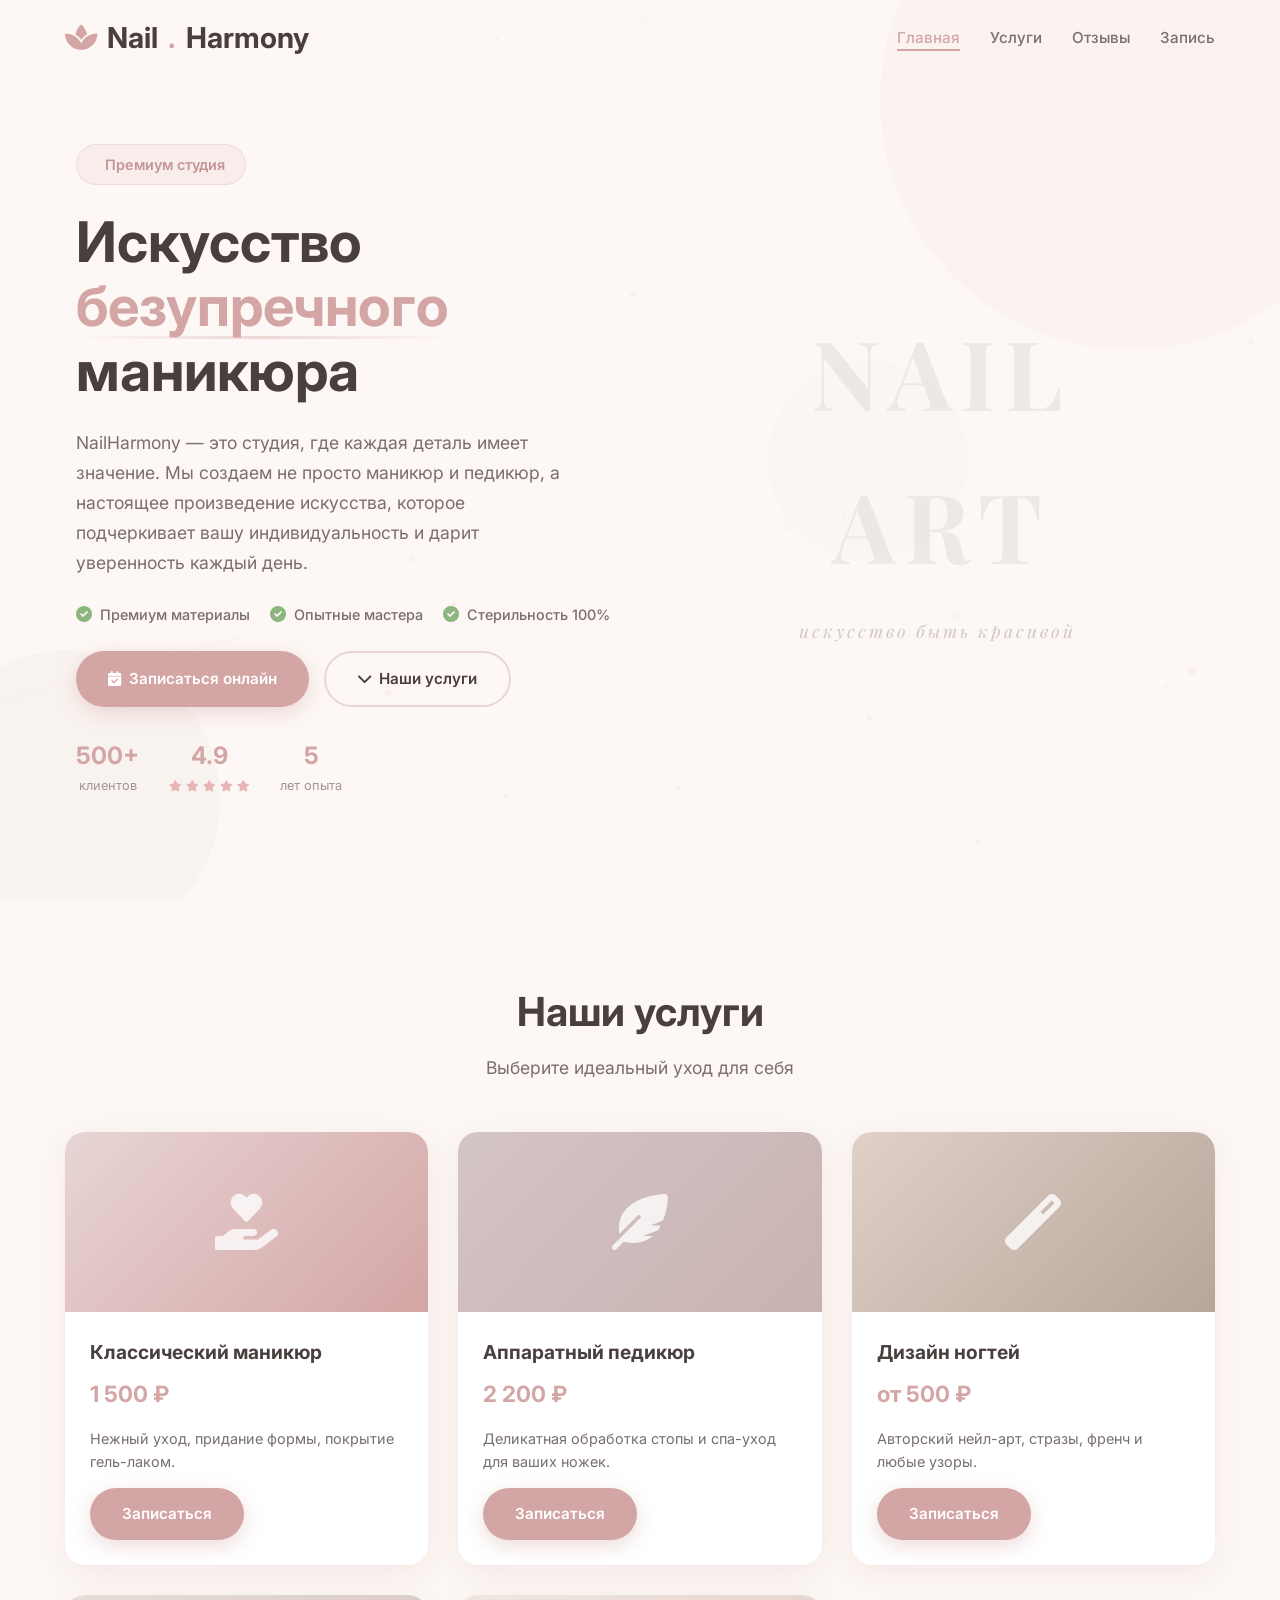
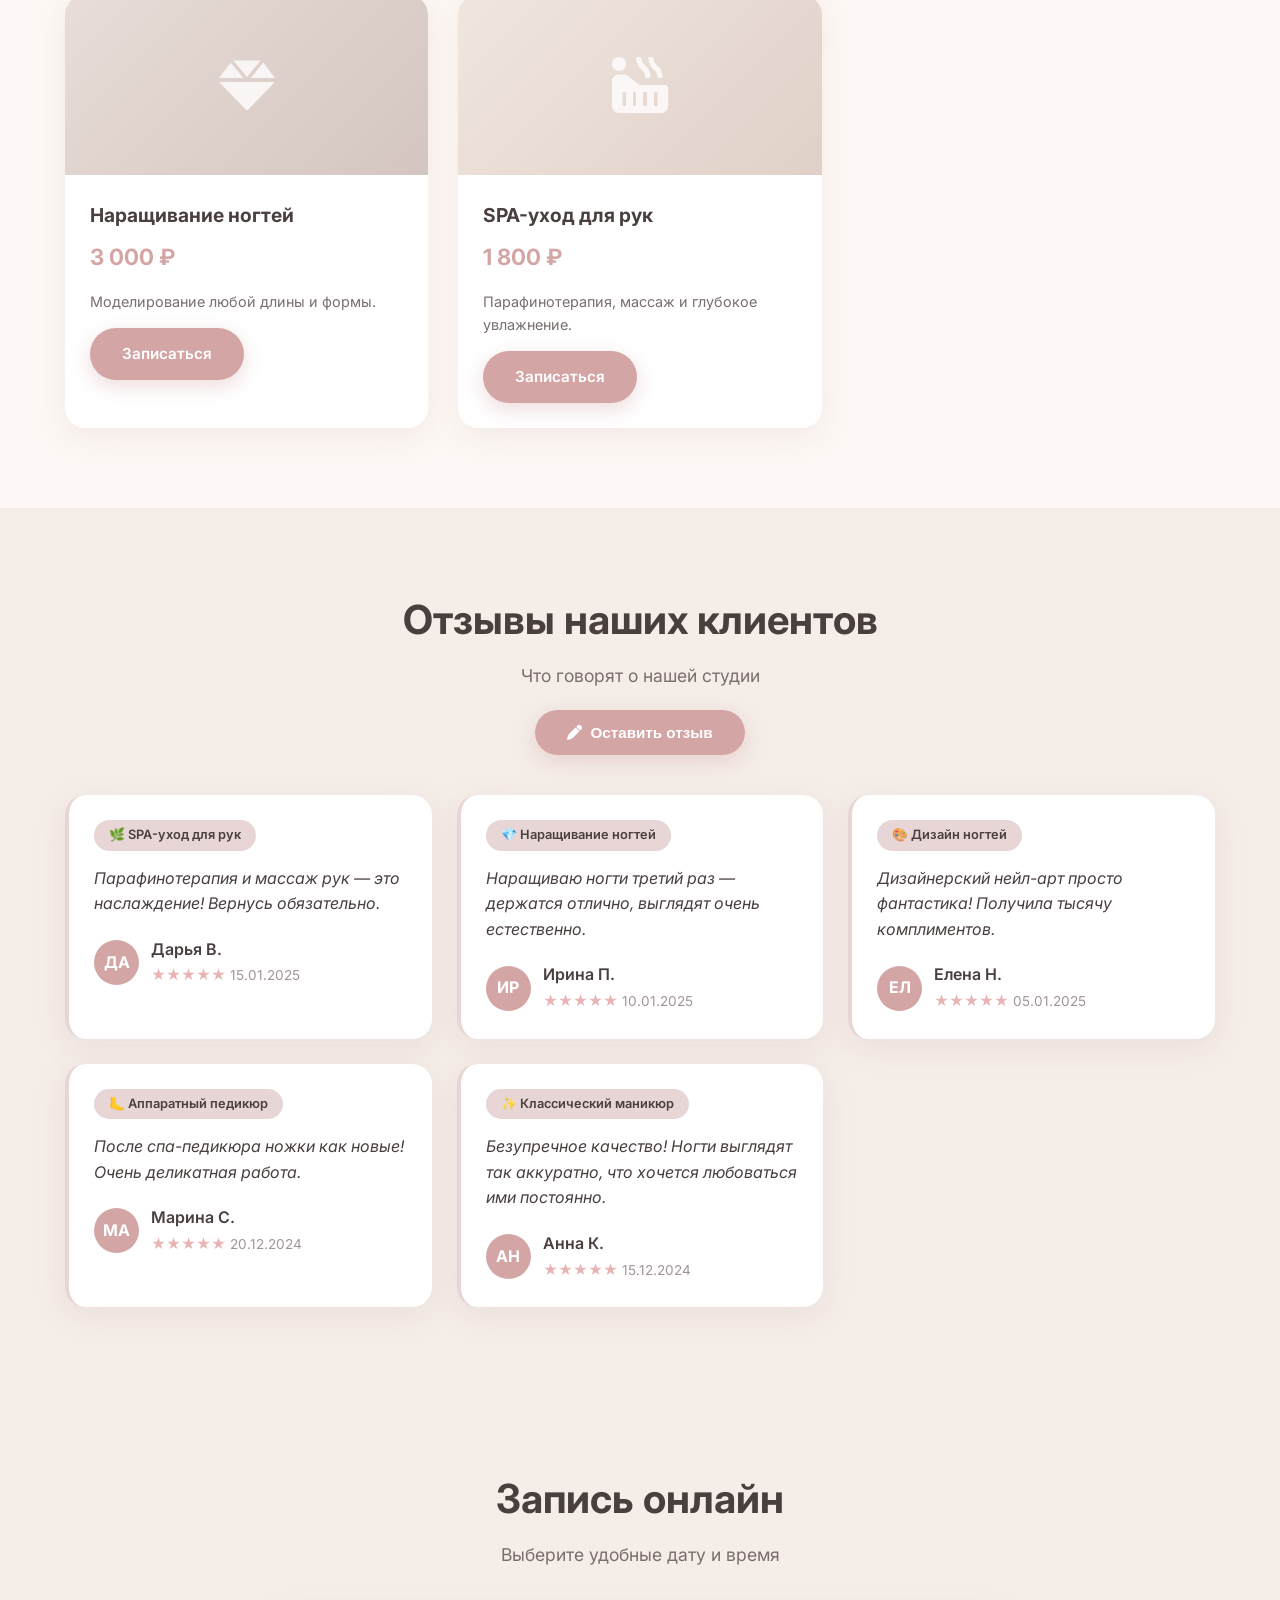
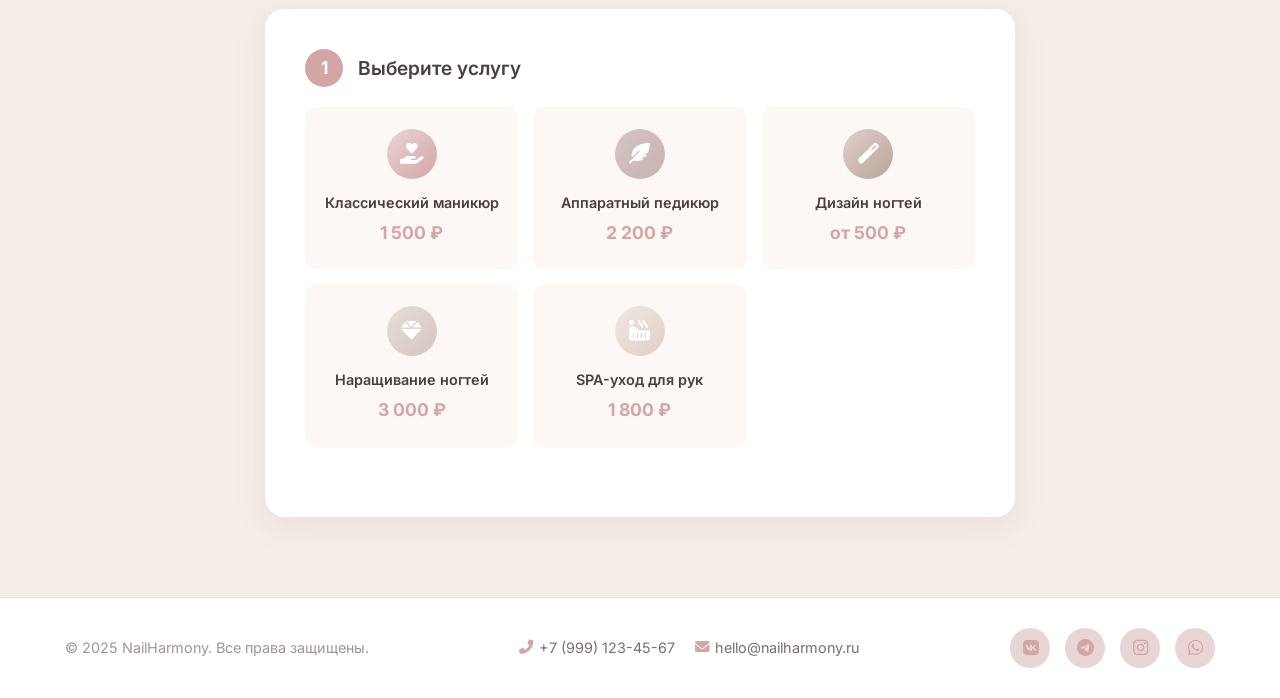
<file: index.html>
<!DOCTYPE html>
<html lang="ru">
<head>
    <meta charset="UTF-8">
    <meta name="viewport" content="width=device-width, initial-scale=1.0">
    <title>NailHarmony | Студия маникюра и педикюра</title>
    <link rel="stylesheet" href="https://cdnjs.cloudflare.com/ajax/libs/font-awesome/6.0.0-beta3/css/all.min.css">
    <link href="https://fonts.googleapis.com/css2?family=Inter:wght@400;500;600;700;800&family=Montserrat:wght@300;400;500;600;700&family=Playfair+Display:ital,wght@0,400;0,500;0,600;0,700;1,400;1,500&display=swap" rel="stylesheet">
    <link rel="stylesheet" href="style.css">
</head>
<body>

    <canvas id="bg-canvas"></canvas>

    <header id="main-header">
        <div class="container header-container">
            <div class="logo">
                <i class="fas fa-spa"></i> Nail<span>.</span>Harmony
            </div>
            <nav>
                <ul>
                    <li><a href="#hero" class="active">Главная</a></li>
                    <li><a href="#services">Услуги</a></li>
                    <li><a href="#reviews">Отзывы</a></li>
                    <li><a href="#booking">Запись</a></li>
                </ul>
            </nav>
            <div class="mobile-menu">
                <i class="fas fa-bars"></i>
            </div>
        </div>
    </header>

    <main>
        <!-- Hero -->
        <section id="hero">
            <div class="hero-bg-decor">
                <div class="hero-circle circle-1"></div>
                <div class="hero-circle circle-2"></div>
                <div class="hero-circle circle-3"></div>
                <div class="hero-line line-1"></div>
                <div class="hero-line line-2"></div>
            </div>
            
            <div class="container">
                <div class="hero-grid">
                    <div class="hero-content">
                        <div class="hero-badge reveal active">
                            <i class="fas fa-sparkles"></i> Премиум студия
                        </div>
                        <h1 class="reveal active">
                            Искусство<br>
                            <span class="hero-highlight">безупречного</span><br>
                            маникюра
                        </h1>
                        <p class="hero-description reveal active" style="transition-delay: 0.2s;">
                            NailHarmony — это студия, где каждая деталь имеет значение. Мы создаем не просто маникюр и педикюр, а настоящее произведение искусства, которое подчеркивает вашу индивидуальность и дарит уверенность каждый день.
                        </p>
                        <div class="hero-features reveal active" style="transition-delay: 0.3s;">
                            <div class="hero-feature">
                                <i class="fas fa-check-circle"></i>
                                <span>Премиум материалы</span>
                            </div>
                            <div class="hero-feature">
                                <i class="fas fa-check-circle"></i>
                                <span>Опытные мастера</span>
                            </div>
                            <div class="hero-feature">
                                <i class="fas fa-check-circle"></i>
                                <span>Стерильность 100%</span>
                            </div>
                        </div>
                        <div class="btn-group reveal active" style="transition-delay: 0.5s;">
                            <a href="#booking" class="btn btn-primary">
                                <i class="fas fa-calendar-check"></i> Записаться онлайн
                            </a>
                            <a href="#services" class="btn btn-secondary">
                                <i class="fas fa-chevron-down"></i> Наши услуги
                            </a>
                        </div>
                        <div class="hero-stats reveal active" style="transition-delay: 0.6s;">
                            <div class="hero-stat">
                                <span class="stat-number">500+</span>
                                <span class="stat-label">клиентов</span>
                            </div>
                            <div class="hero-stat">
                                <span class="stat-number">4.9</span>
                                <span class="stat-label">
                                    <i class="fas fa-star"></i>
                                    <i class="fas fa-star"></i>
                                    <i class="fas fa-star"></i>
                                    <i class="fas fa-star"></i>
                                    <i class="fas fa-star"></i>
                                </span>
                            </div>
                            <div class="hero-stat">
                                <span class="stat-number">5</span>
                                <span class="stat-label">лет опыта</span>
                            </div>
                        </div>
                    </div>
                    <div class="hero-visual reveal active" style="transition-delay: 0.4s;">
                        <div class="hero-big-text">
                            <div class="big-letter">N</div>
                            <div class="big-letter">A</div>
                            <div class="big-letter">I</div>
                            <div class="big-letter">L</div>
                        </div>
                        <div class="hero-big-text">
                            <div class="big-letter">A</div>
                            <div class="big-letter">R</div>
                            <div class="big-letter">T</div>
                        </div>
                        <div class="hero-tagline">искусство быть красивой</div>
                    </div>
                </div>
            </div>
        </section>

        <!-- Services -->
        <section id="services">
            <div class="container">
                <div class="section-header reveal">
                    <h2>Наши услуги</h2>
                    <p class="section-subtitle">Выберите идеальный уход для себя</p>
                </div>
                <div class="services-grid">
                    <div class="service-card reveal">
                        <div class="card-img" style="background: linear-gradient(135deg, #E8D5D5, #D4A5A5);">
                            <i class="fas fa-hand-holding-heart"></i>
                        </div>
                        <div class="card-content">
                            <h3>Классический маникюр</h3>
                            <div class="price">1 500 ₽</div>
                            <p>Нежный уход, придание формы, покрытие гель-лаком.</p>
                            <a href="#booking" class="btn btn-primary">Записаться</a>
                        </div>
                    </div>
                    <div class="service-card reveal" style="transition-delay: 0.1s;">
                        <div class="card-img" style="background: linear-gradient(135deg, #D4C5C5, #C9B1B1);">
                            <i class="fas fa-feather-alt"></i>
                        </div>
                        <div class="card-content">
                            <h3>Аппаратный педикюр</h3>
                            <div class="price">2 200 ₽</div>
                            <p>Деликатная обработка стопы и спа-уход для ваших ножек.</p>
                            <a href="#booking" class="btn btn-primary">Записаться</a>
                        </div>
                    </div>
                    <div class="service-card reveal" style="transition-delay: 0.2s;">
                        <div class="card-img" style="background: linear-gradient(135deg, #E0D0C8, #B8A59A);">
                            <i class="fas fa-magic"></i>
                        </div>
                        <div class="card-content">
                            <h3>Дизайн ногтей</h3>
                            <div class="price">от 500 ₽</div>
                            <p>Авторский нейл-арт, стразы, френч и любые узоры.</p>
                            <a href="#booking" class="btn btn-primary">Записаться</a>
                        </div>
                    </div>
                    <div class="service-card reveal" style="transition-delay: 0.3s;">
                        <div class="card-img" style="background: linear-gradient(135deg, #E8DDD8, #D4C5C0);">
                            <i class="fas fa-gem"></i>
                        </div>
                        <div class="card-content">
                            <h3>Наращивание ногтей</h3>
                            <div class="price">3 000 ₽</div>
                            <p>Моделирование любой длины и формы.</p>
                            <a href="#booking" class="btn btn-primary">Записаться</a>
                        </div>
                    </div>
                    <div class="service-card reveal" style="transition-delay: 0.4s;">
                        <div class="card-img" style="background: linear-gradient(135deg, #F0E6E0, #E0D0C8);">
                            <i class="fas fa-hot-tub"></i>
                        </div>
                        <div class="card-content">
                            <h3>SPA-уход для рук</h3>
                            <div class="price">1 800 ₽</div>
                            <p>Парафинотерапия, массаж и глубокое увлажнение.</p>
                            <a href="#booking" class="btn btn-primary">Записаться</a>
                        </div>
                    </div>
                </div>
            </div>
        </section>

        <!-- Reviews -->
        <section id="reviews">
            <div class="container">
                <h2 class="section-title reveal">Отзывы наших клиентов</h2>
                <p class="section-subtitle reveal" style="text-align: center; margin-bottom: 20px;">Что говорят о нашей студии</p>

                <div class="review-form-wrapper reveal">
                    <button class="btn btn-primary" id="show-review-form">
                        <i class="fas fa-pen"></i> Оставить отзыв
                    </button>
                    
                    <div class="review-form-container" id="review-form-container" style="display: none;">
                        <h3><i class="fas fa-star"></i> Ваш отзыв</h3>
                        <form id="review-form">
                            <input type="text" id="review-name" placeholder="Ваше имя" required>
                            <select id="review-service" required>
                                <option value="">Выберите услугу</option>
                                <option value="Классический маникюр">✨ Классический маникюр</option>
                                <option value="Аппаратный педикюр">🦶 Аппаратный педикюр</option>
                                <option value="Дизайн ногтей">🎨 Дизайн ногтей</option>
                                <option value="Наращивание ногтей">💎 Наращивание ногтей</option>
                                <option value="SPA-уход для рук">🌿 SPA-уход для рук</option>
                            </select>
                            <div class="star-rating">
                                <span>Оценка:</span>
                                <div class="stars-input" id="stars-input">
                                    <i class="far fa-star" data-rating="1"></i>
                                    <i class="far fa-star" data-rating="2"></i>
                                    <i class="far fa-star" data-rating="3"></i>
                                    <i class="far fa-star" data-rating="4"></i>
                                    <i class="far fa-star" data-rating="5"></i>
                                </div>
                            </div>
                            <input type="hidden" id="review-rating" value="0">
                            <textarea id="review-text" rows="4" placeholder="Поделитесь впечатлениями..." required></textarea>
                            <button type="submit" class="btn-send-review">
                                <i class="fas fa-paper-plane"></i> Отправить отзыв
                            </button>
                        </form>
                    </div>
                </div>

                <div class="reviews-grid" id="reviews-grid"></div>
            </div>
        </section>

        <!-- Booking -->
        <section id="booking">
            <div class="container">
                <h2 class="section-title reveal">Запись онлайн</h2>
                <p class="section-subtitle reveal" style="text-align: center; margin-bottom: 40px;">Выберите удобные дату и время</p>
                
                <div class="booking-container reveal">
                    <div class="booking-step" id="step-service">
                        <div class="step-header">
                            <div class="step-number">1</div>
                            <h3>Выберите услугу</h3>
                        </div>
                        <div class="booking-services-grid" id="booking-services"></div>
                    </div>

                    <div class="booking-step" id="step-day" style="display: none;">
                        <div class="step-header">
                            <div class="step-number">2</div>
                            <h3>Выберите день</h3>
                        </div>
                        <div class="selected-service-info" id="selected-service-info"></div>
                        <div class="days-grid" id="days-grid"></div>
                    </div>

                    <div class="booking-step" id="step-time" style="display: none;">
                        <div class="step-header">
                            <div class="step-number">3</div>
                            <h3>Выберите время</h3>
                        </div>
                        <div class="time-grid" id="time-grid"></div>
                    </div>

                    <div class="booking-step" id="step-form" style="display: none;">
                        <div class="step-header">
                            <div class="step-number">4</div>
                            <h3>Ваши данные</h3>
                        </div>
                        <div class="booking-summary" id="booking-summary"></div>
                        <form id="booking-form" class="booking-form">
                            <input type="text" id="booking-name" placeholder="Ваше имя" required>
                            <input type="tel" id="booking-phone" placeholder="Телефон" required>
                            <button type="submit" class="btn-glow">
                                <i class="fas fa-check-circle"></i> Подтвердить запись
                            </button>
                        </form>
                        <div class="success-message" id="success-message" style="display: none;">
                            <div class="success-icon">
                                <i class="fas fa-check-circle"></i>
                            </div>
                            <h3>Спасибо за запись!</h3>
                            <p>Мы свяжемся с вами для подтверждения.</p>
                            <button class="btn btn-secondary" id="new-booking-btn">Записаться ещё</button>
                        </div>
                    </div>
                </div>
            </div>
        </section>
    </main>

    <footer>
        <div class="container">
            <p>&copy; 2025 NailHarmony. Все права защищены.</p>
            <div class="footer-contacts">
                <span><i class="fas fa-phone-alt"></i> +7 (999) 123-45-67</span>
                <span><i class="fas fa-envelope"></i> hello@nailharmony.ru</span>
            </div>
            <div class="social">
                <a href="#" aria-label="VK"><i class="fab fa-vk"></i></a>
                <a href="#" aria-label="Telegram"><i class="fab fa-telegram"></i></a>
                <a href="#" aria-label="Instagram"><i class="fab fa-instagram"></i></a>
                <a href="#" aria-label="WhatsApp"><i class="fab fa-whatsapp"></i></a>
            </div>
        </div>
    </footer>

    <script src="script.js"></script>
</body>
</html>
</file>
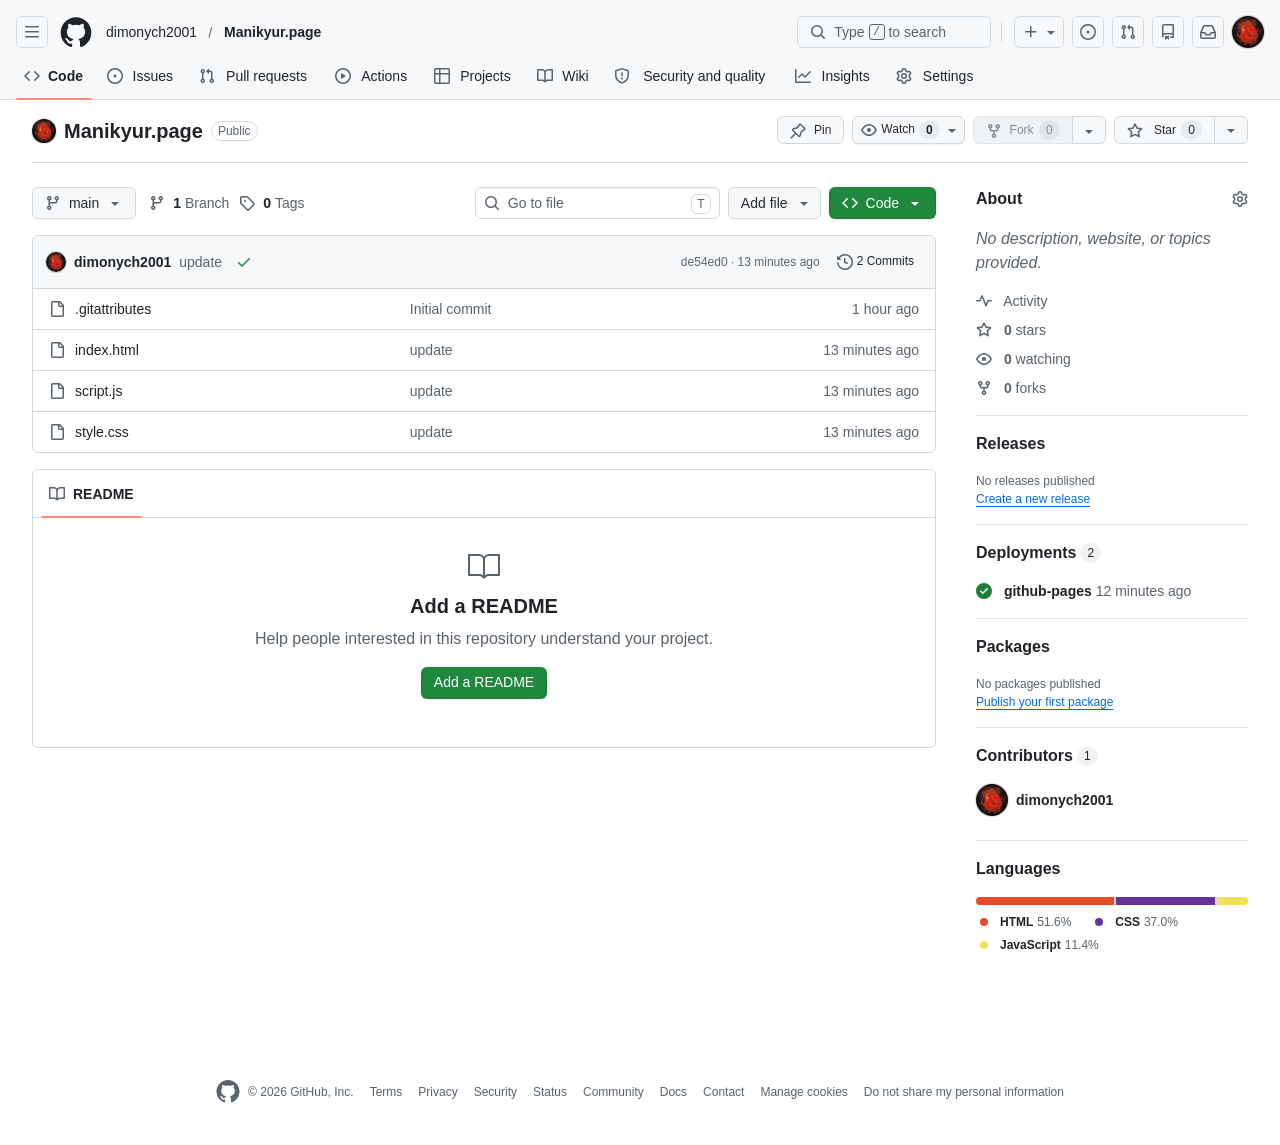
<file: dimonych2001_Manikyur.page.html>
<!DOCTYPE html>
<!-- saved from url=(0045)https://github.com/dimonych2001/Manikyur.page -->
<html lang="en" data-color-mode="auto" data-light-theme="light" data-dark-theme="dark" data-a11y-animated-images="system" data-a11y-link-underlines="true" class="js-focus-visible" data-js-focus-visible="" data-turbo-loaded=""><head><meta http-equiv="Content-Type" content="text/html; charset=UTF-8"><style type="text/css">.turbo-progress-bar {
  position: fixed;
  display: block;
  top: 0;
  left: 0;
  height: 3px;
  background: #0076ff;
  z-index: 2147483647;
  transition:
    width 300ms ease-out,
    opacity 150ms 150ms ease-in;
  transform: translate3d(0, 0, 0);
}
</style><style>
:root {
  --fontStack-monospace: "Monaspace Neon", ui-monospace, SFMono-Regular, SF Mono, Menlo, Consolas, Liberation Mono, monospace !important;
}
</style>




  
    
  <link rel="dns-prefetch" href="https://github.githubassets.com/">
  <link rel="dns-prefetch" href="https://avatars.githubusercontent.com/">
  <link rel="dns-prefetch" href="https://github-cloud.s3.amazonaws.com/">
  <link rel="dns-prefetch" href="https://user-images.githubusercontent.com/">
  <link rel="preconnect" href="https://github.githubassets.com/" crossorigin="">
  <link rel="preconnect" href="https://avatars.githubusercontent.com/">

  


  <link crossorigin="anonymous" media="all" rel="stylesheet" href="./dimonych2001_Manikyur.page_files/light-2ff56e1b36116ee2.css"><link crossorigin="anonymous" media="all" rel="stylesheet" href="./dimonych2001_Manikyur.page_files/dark-2d1fe43dbc9adf1f.css"><link data-color-theme="light_high_contrast" crossorigin="anonymous" media="all" rel="stylesheet" data-href="https://github.githubassets.com/assets/light_high_contrast-f7f95d7633592089.css"><link data-color-theme="light_colorblind" crossorigin="anonymous" media="all" rel="stylesheet" data-href="https://github.githubassets.com/assets/light_colorblind-e4bbc49fc7b82570.css"><link data-color-theme="light_colorblind_high_contrast" crossorigin="anonymous" media="all" rel="stylesheet" data-href="https://github.githubassets.com/assets/light_colorblind_high_contrast-cc3f126b45166b83.css"><link data-color-theme="light_tritanopia" crossorigin="anonymous" media="all" rel="stylesheet" data-href="https://github.githubassets.com/assets/light_tritanopia-652ca611ea4e33fe.css"><link data-color-theme="light_tritanopia_high_contrast" crossorigin="anonymous" media="all" rel="stylesheet" data-href="https://github.githubassets.com/assets/light_tritanopia_high_contrast-9e82d635cb6c3f49.css"><link data-color-theme="dark_high_contrast" crossorigin="anonymous" media="all" rel="stylesheet" data-href="https://github.githubassets.com/assets/dark_high_contrast-d530ee188d165539.css"><link data-color-theme="dark_colorblind" crossorigin="anonymous" media="all" rel="stylesheet" data-href="https://github.githubassets.com/assets/dark_colorblind-3ad0ec21150df75b.css"><link data-color-theme="dark_colorblind_high_contrast" crossorigin="anonymous" media="all" rel="stylesheet" data-href="https://github.githubassets.com/assets/dark_colorblind_high_contrast-5691ff467f71a3f6.css"><link data-color-theme="dark_tritanopia" crossorigin="anonymous" media="all" rel="stylesheet" data-href="https://github.githubassets.com/assets/dark_tritanopia-abee7710893cd168.css"><link data-color-theme="dark_tritanopia_high_contrast" crossorigin="anonymous" media="all" rel="stylesheet" data-href="https://github.githubassets.com/assets/dark_tritanopia_high_contrast-eafcf6cd46158360.css"><link data-color-theme="dark_dimmed" crossorigin="anonymous" media="all" rel="stylesheet" data-href="https://github.githubassets.com/assets/dark_dimmed-c7974682a1a84c8d.css"><link data-color-theme="dark_dimmed_high_contrast" crossorigin="anonymous" media="all" rel="stylesheet" data-href="https://github.githubassets.com/assets/dark_dimmed_high_contrast-f8dab3e04f94c501.css">

  <style type="text/css">
    :root {
      --tab-size-preference: 4;
    }

    pre, code {
      tab-size: var(--tab-size-preference);
    }
  </style>

    <link crossorigin="anonymous" media="all" rel="stylesheet" href="./dimonych2001_Manikyur.page_files/primer-primitives-7f694b60439d06c0.css">
    <link crossorigin="anonymous" media="all" rel="stylesheet" href="./dimonych2001_Manikyur.page_files/primer-tailwind-compatible-25aee10cf9257254.css">
    <link crossorigin="anonymous" media="all" rel="stylesheet" href="./dimonych2001_Manikyur.page_files/global-81a5f61ff87ac6f0.css">
    <link crossorigin="anonymous" media="all" rel="stylesheet" href="./dimonych2001_Manikyur.page_files/github-f825c0edd7ad57f8.css">
    <link crossorigin="anonymous" media="all" rel="stylesheet" href="./dimonych2001_Manikyur.page_files/tailwind-00bf83f0a2a87752.css">
  <link crossorigin="anonymous" media="all" rel="stylesheet" href="./dimonych2001_Manikyur.page_files/repository-0751f482f5210958.css">
<link crossorigin="anonymous" media="all" rel="stylesheet" href="./dimonych2001_Manikyur.page_files/code-c22301b4e838281c.css">

  

  <script type="application/json" id="client-env">{"locale":"en","featureFlags":["actions_custom_images_storage_billing_ui_visibility","actions_image_version_event","actions_workflow_language_service_allow_case_function","actions_workflow_language_service_allow_concurrency_queue","agent_conflict_resolution","alternate_user_config_repo","arianotify_comprehensive_migration","artifact_ui_v2","billing_discount_threshold_notification","billing_ui_budget_pagination_enabled","code_scanning_dfa_degraded_experience_notice","code_view_checks_live_updates","codemirror_inp_optimizations","codeowners_validation_in_diff","codespaces_prebuild_region_target_update","codespaces_tab_react","coding_agent_model_selection","coding_agent_model_selection_all_skus","comment_viewer_copy_raw_markdown","contentful_primer_code_blocks","copilot_agent_snippy","copilot_api_agentic_issue_marshal_yaml","copilot_ask_mode_dropdown","copilot_automation_session_author","copilot_chat_alternative_global_nav_actions","copilot_chat_attach_multiple_images","copilot_chat_category_rate_limit_messages","copilot_chat_clear_model_selection_for_default_change","copilot_chat_contextual_suggestions_updated","copilot_chat_disable_model_picker_while_streaming","copilot_chat_enable_tool_call_logs","copilot_chat_file_redirect","copilot_chat_increase_token_padding","copilot_chat_input_commands","copilot_chat_opening_thread_switch","copilot_chat_prettify_pasted_code","copilot_chat_reduce_quota_checks","copilot_chat_search_bar_redirect","copilot_chat_vision_in_claude","copilot_chat_vision_preview_gate","copilot_custom_copilots","copilot_custom_copilots_feature_preview","copilot_diff_explain_conversation_intent","copilot_diff_reference_context","copilot_disable_cfi_sku_new_signups","copilot_dotcom_chat_cache_repo_autocomplete_results","copilot_duplicate_thread","copilot_extensions_hide_in_dotcom_chat","copilot_extensions_removal_on_marketplace","copilot_features_sql_server_logo","copilot_file_block_ref_matching","copilot_ftp_hyperspace_upgrade_prompt","copilot_icebreakers_experiment_dashboard","copilot_icebreakers_experiment_hyperspace","copilot_immersive_code_block_transition_wrap","copilot_immersive_embedded","copilot_immersive_embedded_deferred_payload","copilot_immersive_embedded_draggable","copilot_immersive_embedded_header_button","copilot_immersive_embedded_implicit_references","copilot_immersive_embedded_skip_copilot_api_token_for_dotcom_context","copilot_immersive_file_block_transition_open","copilot_immersive_file_preview_keep_mounted","copilot_immersive_job_result_preview","copilot_immersive_structured_model_picker","copilot_immersive_task_hyperlinking","copilot_immersive_task_within_chat_thread","copilot_issue_list_show_more","copilot_mc_cli_resume_any_users_task","copilot_mission_control_agent_filtering","copilot_mission_control_always_send_integration_id","copilot_mission_control_cli_session_status","copilot_mission_control_initial_data_spinner","copilot_mission_control_logs_incremental","copilot_mission_control_task_alive_updates","copilot_mission_control_tasks_repo_filter","copilot_org_policy_page_focus_mode","copilot_premium_request_quotas","copilot_redirect_header_button_to_agents","copilot_resource_panel","copilot_scroll_preview_tabs","copilot_share_active_subthread","copilot_spaces_ga","copilot_spaces_individual_policies_ga","copilot_spaces_pagination","copilot_spark_empty_state","copilot_spark_handle_nil_friendly_name","copilot_swe_agent_hide_model_picker_if_only_auto","copilot_swe_agent_pr_comment_model_picker","copilot_swe_agent_use_subagents","copilot_task_api_github_rest_style","copilot_unconfigured_is_inherited","copilot_upgrade_freeze","copilot_usage_metrics_ga","copilot_workbench_slim_line_top_tabs","custom_instructions_file_references","dashboard_indexeddb_caching","dashboard_lists_max_age_filter","dashboard_universe_2025","dashboard_universe_2025_feedback_dialog","dead_click_detection","disable_preheating_for_issues","dotgithub_fork_warning","enterprise_managed_settings_for_copilot_clients","fgpat_permissions_selector_redesign","flex_cta_groups_mvp","github_models_scheduled_hydro_events","global_nav_react","global_navigation_cached_payloads","hide_groups_list_for_few_groups","hyperspace_2025_logged_out_batch_1","hyperspace_2025_logged_out_batch_2","hyperspace_2025_logged_out_batch_3","ipm_global_transactional_message_agents","ipm_global_transactional_message_copilot","ipm_global_transactional_message_issues","ipm_global_transactional_message_prs","ipm_global_transactional_message_repos","ipm_global_transactional_message_spaces","issue_cca_modal_open","issue_cca_multi_assign_modal","issue_cca_task_side_panel","issue_cca_visualization","issue_cca_visualization_session_panel","issue_fields_global_search","issues_expanded_file_types","issues_lazy_load_comment_box_suggestions","issues_react_chrome_container_query_fix","issues_react_include_bots_in_pickers","issues_react_ui_feedback","issues_search_type_gql","landing_pages_ninetailed","landing_pages_web_vitals_tracking","lifecycle_label_name_updates","low_quality_classifier","marketing_pages_search_explore_provider","memex_default_issue_create_repository","memex_live_update_hovercard","memex_mwl_filter_field_delimiter","memex_remove_deprecated_type_issue","memex_roadmap_drag_style","merge_status_header_feedback","notifications_menu_defer_labels","oauth_authorize_clickjacking_protection","octocaptcha_origin_optimization","pr_sfv_new_diff_fetch","project_picker_null_safety","prs_checks_react","prs_conversations_react","prs_css_anchor_positioning","prs_live_updates_issue_comments","prs_load_all_alerts","prx_files","pull_request_commit_checks_dialog","pull_request_files_accurate_size_estimates","pull_request_files_virtualization","pull_request_inbox_new_sections","pull_request_merge_status_button","pull_request_virtualization_preload_diffs","react_blob_overlay","repository_suggester_elastic_search","rules_insights_filter_bar_created","sample_network_conn_type","secret_scanning_pattern_alerts_link","security_center_artifact_filters_popover","session_logs_ungroup_reasoning_text","site_features_copilot_universe","site_homepage_collaborate_video","spark_prompt_secret_scanning","spark_server_connection_status","suppress_automated_browser_vitals","team_review_requested_by_user_filter","user_bypass_actors","viewscreen_sandbox","warn_inaccessible_attachments","webp_support","workbench_store_readonly"],"login":"dimonych2001","copilotApiOverrideUrl":"https://api.individual.githubcopilot.com"}</script>
<script crossorigin="anonymous" type="module" src="./dimonych2001_Manikyur.page_files/wp-runtime-a47dc0411ec7d2be.js.Без названия" defer="defer"></script>
<script crossorigin="anonymous" type="module" src="./dimonych2001_Manikyur.page_files/fetch-utilities-3140609b5732710f.js.Без названия" defer="defer"></script>
<script crossorigin="anonymous" type="module" src="./dimonych2001_Manikyur.page_files/28839-7adfdde5afeb1a03.js.Без названия" defer="defer"></script>
<script crossorigin="anonymous" type="module" src="./dimonych2001_Manikyur.page_files/85924-ac5602ef611dc506.js.Без названия" defer="defer"></script>
<script crossorigin="anonymous" type="module" src="./dimonych2001_Manikyur.page_files/34646-4c7883eb242d5210.js.Без названия" defer="defer"></script>
<script crossorigin="anonymous" type="module" src="./dimonych2001_Manikyur.page_files/environment-8e8857b66d545299.js.Без названия" defer="defer"></script>
<script crossorigin="anonymous" type="module" src="./dimonych2001_Manikyur.page_files/runtime-helpers-cb4dfbc9d23f30be.js.Без названия" defer="defer"></script>
<script crossorigin="anonymous" type="module" src="./dimonych2001_Manikyur.page_files/2966-d68f2b4558d86113.js.Без названия" defer="defer"></script>
<script crossorigin="anonymous" type="module" src="./dimonych2001_Manikyur.page_files/96232-540ff5f81016a9ca.js.Без названия" defer="defer"></script>
<script crossorigin="anonymous" type="module" src="./dimonych2001_Manikyur.page_files/41013-647932573fc130af.js.Без названия" defer="defer"></script>
<script crossorigin="anonymous" type="module" src="./dimonych2001_Manikyur.page_files/51210-45dfb7dd106f6b96.js.Без названия" defer="defer"></script>
<script crossorigin="anonymous" type="module" src="./dimonych2001_Manikyur.page_files/81058-fc9ccbdd06141af8.js.Без названия" defer="defer"></script>
<script crossorigin="anonymous" type="module" src="./dimonych2001_Manikyur.page_files/81683-382ccc88e034ea1d.js.Без названия" defer="defer"></script>
<script crossorigin="anonymous" type="module" src="./dimonych2001_Manikyur.page_files/46740-5a373320e5ef9c01.js.Без названия" defer="defer"></script>
<script crossorigin="anonymous" type="module" src="./dimonych2001_Manikyur.page_files/82097-b1ab4d7cbdda0f4a.js.Без названия" defer="defer"></script>
<script crossorigin="anonymous" type="module" src="./dimonych2001_Manikyur.page_files/67466-79abcbf599986a00.js.Без названия" defer="defer"></script>
<script crossorigin="anonymous" type="module" src="./dimonych2001_Manikyur.page_files/github-elements-928ee121cbc88eff.js.Без названия" defer="defer"></script>
<script crossorigin="anonymous" type="module" src="./dimonych2001_Manikyur.page_files/element-registry-9700d6f59e3c7632.js.Без названия" defer="defer"></script>
<script crossorigin="anonymous" type="module" src="./dimonych2001_Manikyur.page_files/react-core-b2929a643e0ecc05.js.Без названия" defer="defer"></script>
<script crossorigin="anonymous" type="module" src="./dimonych2001_Manikyur.page_files/react-lib-1353f2cef82bcdc0.js.Без названия" defer="defer"></script>
<script crossorigin="anonymous" type="module" src="./dimonych2001_Manikyur.page_files/79039-69acf717ffc901a4.js.Без названия" defer="defer"></script>
<script crossorigin="anonymous" type="module" src="./dimonych2001_Manikyur.page_files/61110-073153e0413daf3a.js.Без названия" defer="defer"></script>
<script crossorigin="anonymous" type="module" src="./dimonych2001_Manikyur.page_files/2887-91b9c645d570616a.js.Без названия" defer="defer"></script>
<script crossorigin="anonymous" type="module" src="./dimonych2001_Manikyur.page_files/26533-f22c29ae5e9b1ed2.js.Без названия" defer="defer"></script>
<script crossorigin="anonymous" type="module" src="./dimonych2001_Manikyur.page_files/86483-c3a819d46503a3da.js.Без названия" defer="defer"></script>
<script crossorigin="anonymous" type="module" src="./dimonych2001_Manikyur.page_files/49521-3b553cd29062db6a.js.Без названия" defer="defer"></script>
<script crossorigin="anonymous" type="module" src="./dimonych2001_Manikyur.page_files/60481-24b13ea726837f7b.js.Без названия" defer="defer"></script>
<script crossorigin="anonymous" type="module" src="./dimonych2001_Manikyur.page_files/46287-3a1f3269a02b8060.js.Без названия" defer="defer"></script>
<script crossorigin="anonymous" type="module" src="./dimonych2001_Manikyur.page_files/33805-da9f821452a32f15.js.Без названия" defer="defer"></script>
<script crossorigin="anonymous" type="module" src="./dimonych2001_Manikyur.page_files/89627-40275597692dc855.js.Без названия" defer="defer"></script>
<script crossorigin="anonymous" type="module" src="./dimonych2001_Manikyur.page_files/79087-4f706db8aa2ec0fb.js.Без названия" defer="defer"></script>
<script crossorigin="anonymous" type="module" src="./dimonych2001_Manikyur.page_files/71410-874f65a04c129aeb.js.Без названия" defer="defer"></script>
<script crossorigin="anonymous" type="module" src="./dimonych2001_Manikyur.page_files/99328-a2c6b180d25cb160.js.Без названия" defer="defer"></script>
<script crossorigin="anonymous" type="module" src="./dimonych2001_Manikyur.page_files/behaviors-d9f0cee1f9e3eb0f.js.Без названия" defer="defer"></script>
<link crossorigin="anonymous" media="all" rel="stylesheet" href="./dimonych2001_Manikyur.page_files/react-core.0c5a60be620dab14.module.css">
<script crossorigin="anonymous" type="module" src="./dimonych2001_Manikyur.page_files/4244-97fb660009234136.js.Без названия" defer="defer"></script>
<script crossorigin="anonymous" type="module" src="./dimonych2001_Manikyur.page_files/notifications-global-442a23b66c306470.js.Без названия" defer="defer"></script>
<script crossorigin="anonymous" type="module" src="./dimonych2001_Manikyur.page_files/19262-5205138a8edaff8d.js.Без названия" defer="defer"></script>
<script crossorigin="anonymous" type="module" src="./dimonych2001_Manikyur.page_files/17432-837b4cd081f2b657.js.Без названия" defer="defer"></script>
<script crossorigin="anonymous" type="module" src="./dimonych2001_Manikyur.page_files/19930-11b17300f073690b.js.Без названия" defer="defer"></script>
<script crossorigin="anonymous" type="module" src="./dimonych2001_Manikyur.page_files/codespaces-766b2e8ceab33ba1.js.Без названия" defer="defer"></script>
<script crossorigin="anonymous" type="module" src="./dimonych2001_Manikyur.page_files/81730-7197e307b5dcca64.js.Без названия" defer="defer"></script>
<script crossorigin="anonymous" type="module" src="./dimonych2001_Manikyur.page_files/70206-97357262fbb75ecf.js.Без названия" defer="defer"></script>
<script crossorigin="anonymous" type="module" src="./dimonych2001_Manikyur.page_files/repositories-05a5cb9945e2b263.js.Без названия" defer="defer"></script>
<script crossorigin="anonymous" type="module" src="./dimonych2001_Manikyur.page_files/39373-075d662e5ab13538.js.Без названия" defer="defer"></script>
<script crossorigin="anonymous" type="module" src="./dimonych2001_Manikyur.page_files/code-menu-ad3e18f5935a3ed8.js.Без названия" defer="defer"></script>
  
  






<script crossorigin="anonymous" type="module" src="./dimonych2001_Manikyur.page_files/7463-30e02617b93e1c07.js.Без названия" defer="defer"></script>

<script crossorigin="anonymous" type="module" src="./dimonych2001_Manikyur.page_files/32769-abc9916acf2cd4f1.js.Без названия" defer="defer"></script>


<script crossorigin="anonymous" type="module" src="./dimonych2001_Manikyur.page_files/46148-264173ef30e2e838.js.Без названия" defer="defer"></script>
<script crossorigin="anonymous" type="module" src="./dimonych2001_Manikyur.page_files/4478-be69e7b2c2a79aad.js.Без названия" defer="defer"></script>
<script crossorigin="anonymous" type="module" src="./dimonych2001_Manikyur.page_files/23261-8eea9fc007e9f48d.js.Без названия" defer="defer"></script>



<script crossorigin="anonymous" type="module" src="./dimonych2001_Manikyur.page_files/66231-67143789e9a4cfef.js.Без названия" defer="defer"></script>
<script crossorigin="anonymous" type="module" src="./dimonych2001_Manikyur.page_files/71001-fc3d5916447041f8.js.Без названия" defer="defer"></script>

<script crossorigin="anonymous" type="module" src="./dimonych2001_Manikyur.page_files/49029-eaa2781f5deee0c7.js.Без названия" defer="defer"></script>
<script crossorigin="anonymous" type="module" src="./dimonych2001_Manikyur.page_files/96755-d09718cd443d357b.js.Без названия" defer="defer"></script>

<script crossorigin="anonymous" type="module" src="./dimonych2001_Manikyur.page_files/4916-e48946e12dfe055d.js.Без названия" defer="defer"></script>
<script crossorigin="anonymous" type="module" src="./dimonych2001_Manikyur.page_files/75674-42e6ab61116d1004.js.Без названия" defer="defer"></script>
<script crossorigin="anonymous" type="module" src="./dimonych2001_Manikyur.page_files/75601-d9eafa1fbbb5172b.js.Без названия" defer="defer"></script>
<script crossorigin="anonymous" type="module" src="./dimonych2001_Manikyur.page_files/8987-594f7bd8a2b4eb1b.js.Без названия" defer="defer"></script>


<script crossorigin="anonymous" type="module" src="./dimonych2001_Manikyur.page_files/2231-e3a97299347a11bc.js.Без названия" defer="defer"></script>
<script crossorigin="anonymous" type="module" src="./dimonych2001_Manikyur.page_files/41110-9bdc7f84e8bd0495.js.Без названия" defer="defer"></script>
<script crossorigin="anonymous" type="module" src="./dimonych2001_Manikyur.page_files/88466-13fab6ae9379e8b9.js.Без названия" defer="defer"></script>
<script crossorigin="anonymous" type="module" src="./dimonych2001_Manikyur.page_files/53083-e5d53addccffd9ad.js.Без названия" defer="defer"></script>

<script crossorigin="anonymous" type="module" src="./dimonych2001_Manikyur.page_files/6597-6f7b65501b28d5f5.js.Без названия" defer="defer"></script>

<script crossorigin="anonymous" type="module" src="./dimonych2001_Manikyur.page_files/26497-917804dab50366a5.js.Без названия" defer="defer"></script>
<script crossorigin="anonymous" type="module" src="./dimonych2001_Manikyur.page_files/16448-5f72c777393ea440.js.Без названия" defer="defer"></script>
<script crossorigin="anonymous" type="module" src="./dimonych2001_Manikyur.page_files/91265-ae8e925d6df0c46f.js.Без названия" defer="defer"></script>
<script crossorigin="anonymous" type="module" src="./dimonych2001_Manikyur.page_files/code-view-0249f96cfc740c5b.js.Без названия" defer="defer"></script>
<link crossorigin="anonymous" media="all" rel="stylesheet" href="./dimonych2001_Manikyur.page_files/primer-react-css.48c74afb1f96b5a7.module.css">
<link crossorigin="anonymous" media="all" rel="stylesheet" href="./dimonych2001_Manikyur.page_files/code-view.8e70afc7b4b66f94.module.css">


  <title>dimonych2001/Manikyur.page</title>



  <meta name="route-pattern" content="/:user_id/:repository" data-turbo-transient="">
  <meta name="route-controller" content="files" data-turbo-transient="">
  <meta name="route-action" content="disambiguate" data-turbo-transient="">
  <meta name="fetch-nonce" content="v2:6b1de592-474e-5c8a-3f28-8db27aedc387">

    
  <meta name="current-catalog-service-hash" content="f3abb0cc802f3d7b95fc8762b94bdcb13bf39634c40c357301c4aa1d67a256fb">


  <meta name="request-id" content="0520:C0045:564C99A:3F24785:6A009487" data-turbo-transient="true"><meta name="html-safe-nonce" content="3f6b0f874f99bcc064e6d2a5d3efb7ad57060e512bc0efee6de6aedc5b1d57ff" data-turbo-transient="true"><meta name="visitor-payload" content="[base64]" data-turbo-transient="true"><meta name="visitor-hmac" content="695e806b99324d4be88876a6ae880de9dc734ceca6f9cd11939c584d72d4085d" data-turbo-transient="true">


    <meta name="hovercard-subject-tag" content="repository:1234689158" data-turbo-transient="">


  <meta name="github-keyboard-shortcuts" content="repository,copilot" data-turbo-transient="true">
  

  <meta name="selected-link" value="repo_source" data-turbo-transient="">
  <link rel="assets" href="https://github.githubassets.com/">

    <meta name="google-site-verification" content="Apib7-x98H0j5cPqHWwSMm6dNU4GmODRoqxLiDzdx9I">

<meta name="octolytics-url" content="https://collector.github.com/github/collect"><meta name="octolytics-actor-id" content="152000169"><meta name="octolytics-actor-login" content="dimonych2001"><meta name="octolytics-actor-hash" content="5c349d0bf3fc1f9c525b503dd4a7381b2af7d546211e91ae61bb6cced476bf9f">





  <meta name="analytics-location" content="/&lt;user-name&gt;/&lt;repo-name&gt;" data-turbo-transient="true">

  




    <meta name="user-login" content="dimonych2001">

  <link rel="sudo-modal" href="https://github.com/sessions/sudo_modal">

    <meta name="viewport" content="width=device-width">

    

      <meta name="description" content="Contribute to dimonych2001/Manikyur.page development by creating an account on GitHub.">

      <link rel="search" type="application/opensearchdescription+xml" href="https://github.com/opensearch.xml" title="GitHub">

    <link rel="fluid-icon" href="https://github.com/fluidicon.png" title="GitHub">
    <meta property="fb:app_id" content="1401488693436528">
    <meta name="apple-itunes-app" content="app-id=1477376905, app-argument=https://github.com/dimonych2001/Manikyur.page">

      <meta name="twitter:image" content="https://opengraph.githubassets.com/fa37128e31f7d54506647a2559e1fd18bb631bf63efe5eb54c2359fa4ccbf5e9/dimonych2001/Manikyur.page"><meta name="twitter:site" content="@github"><meta name="twitter:card" content="summary_large_image"><meta name="twitter:title" content="dimonych2001/Manikyur.page"><meta name="twitter:description" content="Contribute to dimonych2001/Manikyur.page development by creating an account on GitHub.">
  <meta property="og:image" content="https://opengraph.githubassets.com/fa37128e31f7d54506647a2559e1fd18bb631bf63efe5eb54c2359fa4ccbf5e9/dimonych2001/Manikyur.page"><meta property="og:image:alt" content="Contribute to dimonych2001/Manikyur.page development by creating an account on GitHub."><meta property="og:image:width" content="1200"><meta property="og:image:height" content="600"><meta property="og:site_name" content="GitHub"><meta property="og:type" content="object"><meta property="og:title" content="dimonych2001/Manikyur.page"><meta property="og:url" content="https://github.com/dimonych2001/Manikyur.page"><meta property="og:description" content="Contribute to dimonych2001/Manikyur.page development by creating an account on GitHub.">
  


      <link rel="shared-web-socket" href="wss://alive.github.com/_sockets/u/152000169/ws?session=eyJ2IjoiVjMiLCJ1IjoxNTIwMDAxNjksInMiOjIwOTI3Mjk5NjMsImMiOjI5MjE1NzE4MDUsInQiOjE3Nzg0MjI5MjF9--d4cfa81e176f1042515cb3f0f459d2c1644e82ed1fc0b744e212411a67b3fce4" data-refresh-url="/_alive" data-session-id="a7ad74a83864499a58a8a2729d272f51011bd77f53329612425b3c830e7b03b3">
      <link rel="shared-web-socket-src" href="https://github.com/assets-cdn/worker/socket-worker-340fe105306ee89b.js">

      <link rel="service-worker-src" href="https://github.com/assets-cdn/worker/service-worker-5aade1ce2fbab0fc.js?current_user=dimonych2001&amp;errors_url=https%3A%2F%2Fapi.github.com%2F_private%2Fbrowser%2Ferrors&amp;release=2473ec6c6aa87f38946284d51289219fd0b87264&amp;actor_id=152000169&amp;is_staff=false&amp;analytics_collector_url=https%3A%2F%2Fcollector.github.com%2Fgithub%2Fcollect">

      <meta name="hostname" content="github.com">


      <meta name="keyboard-shortcuts-preference" content="all">
      <meta name="hovercards-preference" content="true">
      <meta name="announcement-preference-hovercard" content="true">

        <meta name="expected-hostname" content="github.com">


  <meta http-equiv="x-pjax-version" content="783afc2ffd1d576eb6b2b227c66ace7dbce5544629346febde6be2c176d4c008" data-turbo-track="reload">
  <meta http-equiv="x-pjax-csp-version" content="568c098497d98702bac1642a2a853732a047a6ced28eabd3e15d50041a890235" data-turbo-track="reload">
  <meta http-equiv="x-pjax-css-version" content="a1b38a3acd18ce9dc43e496efc2c542ae56a9d3079910fa81d6ad24488c00dc4" data-turbo-track="reload">
  <meta http-equiv="x-pjax-js-version" content="23b350b66efbba8c7487527070376bd121b991fd7ac1cda86519c4bd1d371aa2" data-turbo-track="reload">

  <meta name="turbo-cache-control" content="no-preview" data-turbo-transient="">

      <meta name="turbo-cache-control" content="no-cache" data-turbo-transient="">

    <meta data-hydrostats="publish">

  <meta name="go-import" content="github.com/dimonych2001/Manikyur.page git https://github.com/dimonych2001/Manikyur.page.git">

  <meta name="octolytics-dimension-user_id" content="152000169"><meta name="octolytics-dimension-user_login" content="dimonych2001"><meta name="octolytics-dimension-repository_id" content="1234689158"><meta name="octolytics-dimension-repository_nwo" content="dimonych2001/Manikyur.page"><meta name="octolytics-dimension-repository_public" content="true"><meta name="octolytics-dimension-repository_is_fork" content="false"><meta name="octolytics-dimension-repository_network_root_id" content="1234689158"><meta name="octolytics-dimension-repository_network_root_nwo" content="dimonych2001/Manikyur.page">
  <meta name="current-repo-nwo" content="dimonych2001/Manikyur.page">



    

    <meta name="turbo-body-classes" content="logged-in env-production page-responsive">
  <meta name="disable-turbo" content="false">


  <meta name="browser-stats-url" content="https://api.github.com/_private/browser/stats">

  <meta name="browser-errors-url" content="https://api.github.com/_private/browser/errors">

    <meta name="release" content="2473ec6c6aa87f38946284d51289219fd0b87264">
  <meta name="ui-target" content="full">

  <link rel="mask-icon" href="https://github.githubassets.com/assets/pinned-octocat-093da3e6fa40.svg" color="#000000">
  <link rel="alternate icon" class="js-site-favicon" type="image/png" href="https://github.githubassets.com/favicons/favicon-dark.png">
  <link rel="icon" class="js-site-favicon" type="image/svg+xml" href="https://github.githubassets.com/favicons/favicon-dark.svg" data-base-href="https://github.githubassets.com/favicons/favicon">

<meta name="theme-color" content="#1e2327">
<meta name="color-scheme" content="light dark">


  <link rel="manifest" href="https://github.com/manifest.json" crossorigin="use-credentials">

  <link rel="stylesheet" type="text/css" href="./dimonych2001_Manikyur.page_files/81758.1405b700cfd8e75d.module.css" crossorigin="anonymous"><link rel="stylesheet" type="text/css" href="./dimonych2001_Manikyur.page_files/38963.cb21c1afb12a325d.module.css" crossorigin="anonymous"><link rel="stylesheet" type="text/css" href="./dimonych2001_Manikyur.page_files/7872.0cfb0a41037788ec.module.css" crossorigin="anonymous"><style id="ms-consent-banner-main-styles">.w8hcgFksdo30C8w-bygqu{color:#000}.ydkKdaztSS0AeHWIeIHsQ a{color:#0067B8}.erL690_8JwUW-R4bJRcfl{background-color:#EBEBEB;border:none;color:#000}.erL690_8JwUW-R4bJRcfl:enabled:hover{color:#000;background-color:#DBDBDB;box-shadow:0px 4px 10px rgba(0,0,0,0.25);border:none}.erL690_8JwUW-R4bJRcfl:enabled:focus{background-color:#DBDBDB;box-shadow:0px 4px 10px rgba(0,0,0,0.25);border:2px solid #000}.erL690_8JwUW-R4bJRcfl:disabled{opacity:1;color:rgba(0,0,0,0.2);background-color:rgba(0,0,0,0.2);border:none}._1zNQOqxpBFSokeCLGi_hGr{border:none;background-color:#0067B8;color:#fff}._1zNQOqxpBFSokeCLGi_hGr:enabled:hover{color:#fff;background-color:#0067B8;box-shadow:0px 4px 10px rgba(0,0,0,0.25);border:none}._1zNQOqxpBFSokeCLGi_hGr:enabled:focus{background-color:#0067B8;box-shadow:0px 4px 10px rgba(0,0,0,0.25);border:2px solid #000}._1zNQOqxpBFSokeCLGi_hGr:disabled{opacity:1;color:rgba(0,0,0,0.2);background-color:rgba(0,120,215,0.2);border:none}._23tra1HsiiP6cT-Cka-ycB{position:relative;display:flex;z-index:9999;width:100%;background-color:#F2F2F2;justify-content:space-between;text-align:left}div[dir="rtl"]._23tra1HsiiP6cT-Cka-ycB{text-align:right}._1Upc2NjY8AlDn177YoVj0y{margin:0;padding-left:5%;padding-top:8px;padding-bottom:8px}div[dir="rtl"] ._1Upc2NjY8AlDn177YoVj0y{margin:0;padding:8px 5% 8px 0;float:none}._23tra1HsiiP6cT-Cka-ycB svg{fill:none;max-width:none;max-height:none}._1V_hlU-7jdtPiooHMu89BB{display:table-cell;padding:12px;width:24px;height:24px;font-family:Segoe UI, SegoeUI, Arial, sans-serif;font-style:normal;font-weight:normal;font-size:24px;line-height:0}.f6QKJD7fhSbnJLarTL-W-{display:table-cell;vertical-align:middle;padding:0;font-family:Segoe UI, SegoeUI, Arial, sans-serif;font-style:normal;font-weight:normal;font-size:13px;line-height:16px}.f6QKJD7fhSbnJLarTL-W- a{text-decoration:underline}._2j0fmugLb1FgYz6KPuB91w{display:inline-block;margin-left:5%;margin-right:5%;min-width:40%;min-width:calc((150px + 3 * 4px) * 2 + 150px);min-width:-webkit-fit-content;min-width:-moz-fit-content;min-width:fit-content;align-self:center;position:relative}._1XuCi2WhiqeWRUVp3pnFG3{margin:4px;padding:5px;min-width:150px;min-height:36px;vertical-align:top;cursor:pointer;font-family:Segoe UI, SegoeUI, Arial, sans-serif;font-style:normal;font-weight:normal;font-size:15px;line-height:20px;text-align:center}._1XuCi2WhiqeWRUVp3pnFG3:focus{box-sizing:border-box}._1XuCi2WhiqeWRUVp3pnFG3:disabled{cursor:not-allowed}._2bvsb3ubApyZ0UGoQA9O9T{display:block;position:fixed;z-index:10000;top:0;left:0;width:100%;height:100%;background-color:rgba(255,255,255,0.6);overflow:auto;text-align:left}div[dir="rtl"]._2bvsb3ubApyZ0UGoQA9O9T{text-align:right}div[dir="rtl"] ._2bvsb3ubApyZ0UGoQA9O9T{left:auto;right:0}.AFsJE948muYyzCMktdzuk{position:relative;top:8%;margin-bottom:40px;margin-left:auto;margin-right:auto;box-sizing:border-box;width:640px;background-color:#fff;border:1px solid #0067B8}._3kWyBRbW_dgnMiEyx06Fu4{float:right;z-index:1;margin:2px;padding:12px;border:none;cursor:pointer;font-family:Segoe UI, SegoeUI, Arial, sans-serif;font-style:normal;font-weight:normal;font-size:13px;line-height:13px;display:flex;align-items:center;text-align:center;color:#666;background-color:#fff}div[dir="rtl"] ._3kWyBRbW_dgnMiEyx06Fu4{margin:2px;padding:12px;float:left}.uCYvKvHXrhjNgflv1VqdD{position:static;margin-top:36px;margin-left:36px;margin-right:36px}._17pX1m9O_W--iZbDt3Ta5r{margin-top:0;margin-bottom:12px;font-family:Segoe UI, SegoeUI, Arial, sans-serif;font-style:normal;font-weight:600;font-size:20px;line-height:24px;text-transform:none}._1kBkHQ1V1wu3kl-YcLgUr6{height:446px;overflow:auto}._20_nXDf6uFs9Q6wxRXG-I-{margin-top:0;font-family:Segoe UI, SegoeUI, Arial, sans-serif;font-style:normal;font-weight:normal;font-size:15px;line-height:20px}._20_nXDf6uFs9Q6wxRXG-I- a{text-decoration:underline}dl._2a0NH_GDQEQe5Ynfo7suVH{margin-top:36px;margin-bottom:0;padding:0;list-style:none;text-transform:none}dt._3j_LCPv7fyXv3A8FIXVwZ4{margin-top:20px;float:none;font-family:Segoe UI, SegoeUI, Arial, sans-serif;font-style:normal;font-weight:600;font-size:18px;line-height:24px;list-style:none}.k-vxTGFbdq1aOZB2HHpjh{margin:0;padding:0;border:none}._2Bucyy75c_ogoU1g-liB5R{margin:0;padding:0;border-bottom:none;font-family:Segoe UI, SegoeUI, Arial, sans-serif;font-style:normal;font-weight:600;font-size:18px;line-height:24px;text-transform:none}._63gwfzV8dclrsl2cfd90r{display:inline-block;margin-top:0;margin-bottom:13px;font-family:Segoe UI, SegoeUI, Arial, sans-serif;font-style:normal;font-weight:normal;font-size:15px;line-height:20px}._1l8wM_4mRYGz3Iu7l3BZR7{display:block}._2UE03QS02aZGkslegN_F-i{display:inline-block;position:relative;left:5px;margin-bottom:13px;margin-right:34px;padding:3px}div[dir="rtl"] ._2UE03QS02aZGkslegN_F-i{margin:0 0 13px 34px;padding:3px;float:none}div[dir="rtl"] ._2UE03QS02aZGkslegN_F-i{left:auto;right:5px}._23tra1HsiiP6cT-Cka-ycB *::before,._2bvsb3ubApyZ0UGoQA9O9T *::before,._23tra1HsiiP6cT-Cka-ycB *::after,._2bvsb3ubApyZ0UGoQA9O9T *::after{box-sizing:inherit}._1HSFn0HzGo6w4ADApV8-c4{outline:2px solid rgba(0,0,0,0.8)}input[type="radio"]._1dp8Vp5m3HwAqGx8qBmFV2{display:inline-block;position:relative;margin-top:0;margin-left:0;margin-right:0;height:0;width:0;border-radius:0;cursor:pointer;outline:none;box-sizing:border-box;-webkit-appearance:none;-moz-appearance:none;appearance:none}input[type="radio"]._1dp8Vp5m3HwAqGx8qBmFV2+label::before{display:block;position:absolute;top:5px;left:3px;height:19px;width:19px;content:"";border-radius:50%;border:1px solid #000;background-color:#fff}div[dir="rtl"] input[type="radio"]._1dp8Vp5m3HwAqGx8qBmFV2+label::before{left:auto;right:3px}input[type="radio"]._1dp8Vp5m3HwAqGx8qBmFV2:not(:disabled)+label:hover::before{border:1px solid #0067B8}input[type="radio"]._1dp8Vp5m3HwAqGx8qBmFV2:not(:disabled)+label:hover::after{display:block;position:absolute;top:10px;left:8px;height:9px;width:9px;content:"";border-radius:50%;background-color:rgba(0,0,0,0.8)}div[dir="rtl"] input[type="radio"]._1dp8Vp5m3HwAqGx8qBmFV2:not(:disabled)+label:hover::after{left:auto;right:8px}input[type="radio"]._1dp8Vp5m3HwAqGx8qBmFV2:not(:disabled)+label:focus::before{border:1px solid #0067B8}input[type="radio"]._1dp8Vp5m3HwAqGx8qBmFV2:not(:disabled)+label:focus::after{display:block;position:absolute;top:10px;left:8px;height:9px;width:9px;content:"";border-radius:50%;background-color:#000}div[dir="rtl"] input[type="radio"]._1dp8Vp5m3HwAqGx8qBmFV2:not(:disabled)+label:focus::after{left:auto;right:8px}input[type="radio"]._1dp8Vp5m3HwAqGx8qBmFV2:checked+label::after{display:block;position:absolute;top:10px;left:8px;height:9px;width:9px;content:"";border-radius:50%;background-color:#000}div[dir="rtl"] input[type="radio"]._1dp8Vp5m3HwAqGx8qBmFV2:checked+label::after{left:auto;right:8px}input[type="radio"]._1dp8Vp5m3HwAqGx8qBmFV2:disabled+label{cursor:not-allowed}input[type="radio"]._1dp8Vp5m3HwAqGx8qBmFV2:disabled+label::before{border:1px solid rgba(0,0,0,0.2);background-color:rgba(0,0,0,0.2)}._3RJzeL3l9Rl_lAQEm6VwdX{display:block;position:static;float:right;margin-top:0;margin-bottom:0;margin-left:19px;margin-right:0;padding-top:0;padding-bottom:0;padding-left:8px;padding-right:0;width:80%;width:calc(100% - 19px);font-family:Segoe UI, SegoeUI, Arial, sans-serif;font-style:normal;font-weight:normal;font-size:15px;line-height:20px;text-transform:none;cursor:pointer;box-sizing:border-box}div[dir="rtl"] ._3RJzeL3l9Rl_lAQEm6VwdX{margin:0 19px 0 0;padding:0 8px 0 0;float:left}.nohp3sIG12ZBhzcMnPala{margin-top:20px;margin-bottom:48px}._2uhaEsmeotZ3P-M0AXo2kF{padding:0;width:278px;height:36px;cursor:pointer;font-family:Segoe UI, SegoeUI, Arial, sans-serif;font-style:normal;font-weight:normal;font-size:15px;line-height:20px;text-align:center}._2uhaEsmeotZ3P-M0AXo2kF:focus{box-sizing:border-box}._2uhaEsmeotZ3P-M0AXo2kF:disabled{cursor:not-allowed}._3tOu1FJ59c_xz_PmI1lKV5{float:right;padding:0;width:278px;height:36px;cursor:pointer;font-family:Segoe UI, SegoeUI, Arial, sans-serif;font-style:normal;font-weight:normal;font-size:15px;line-height:20px;text-align:center}._3tOu1FJ59c_xz_PmI1lKV5:focus{box-sizing:border-box}._3tOu1FJ59c_xz_PmI1lKV5:disabled{cursor:not-allowed}div[dir="rtl"] ._3tOu1FJ59c_xz_PmI1lKV5{margin:0;padding:0;float:left}@media only screen and (max-width: 768px){._2j0fmugLb1FgYz6KPuB91w,._1Upc2NjY8AlDn177YoVj0y{padding-top:8px;padding-bottom:12px;padding-left:3.75%;padding-right:3.75%;margin:0;width:92.5%}._23tra1HsiiP6cT-Cka-ycB{display:block}._1XuCi2WhiqeWRUVp3pnFG3{margin-bottom:8px;margin-left:0;margin-right:0;width:100%}._2bvsb3ubApyZ0UGoQA9O9T{overflow:hidden}.AFsJE948muYyzCMktdzuk{top:1.8%;width:93.33%;height:96.4%;overflow:hidden}.uCYvKvHXrhjNgflv1VqdD{margin-top:24px;margin-left:24px;margin-right:24px;height:100%}._1kBkHQ1V1wu3kl-YcLgUr6{height:62%;height:calc(100% - 188px);min-height:50%}._2uhaEsmeotZ3P-M0AXo2kF{width:100%}._3tOu1FJ59c_xz_PmI1lKV5{margin-bottom:12px;margin-left:0;width:100%}div[dir="rtl"] ._3tOu1FJ59c_xz_PmI1lKV5{margin:0 0 12px 0;padding:0;float:none}}@media only screen and (max-width: 768px) and (orientation: landscape), only screen and (max-height: 260px), only screen and (max-width: 340px){.AFsJE948muYyzCMktdzuk{overflow:auto}}@media only screen and (max-height: 260px), only screen and (max-width: 340px){._1XuCi2WhiqeWRUVp3pnFG3{min-width:0}._3kWyBRbW_dgnMiEyx06Fu4{padding:3%}.uCYvKvHXrhjNgflv1VqdD{margin-top:3%;margin-left:3%;margin-right:3%}._17pX1m9O_W--iZbDt3Ta5r{margin-bottom:3%}._1kBkHQ1V1wu3kl-YcLgUr6{height:calc(79% - 64px)}.nohp3sIG12ZBhzcMnPala{margin-top:5%;margin-bottom:10%}._3tOu1FJ59c_xz_PmI1lKV5{margin-bottom:3%}div[dir="rtl"] ._3tOu1FJ59c_xz_PmI1lKV5{margin:0 0 3% 0;padding:0;float:none}}
</style><style type="text/css" id="ms-consent-banner-theme-styles">._23tra1HsiiP6cT-Cka-ycB {
            background-color: #24292f !important;
        }.w8hcgFksdo30C8w-bygqu {
            color: #ffffff !important;
        }.ydkKdaztSS0AeHWIeIHsQ a {
            color: #d8b9ff !important;
        }._2bvsb3ubApyZ0UGoQA9O9T {
            background-color: rgba(23, 23, 23, 0.8) !important;
        }.AFsJE948muYyzCMktdzuk {
            background-color: #24292f !important;
            border: 1px solid #d8b9ff !important;
        }._3kWyBRbW_dgnMiEyx06Fu4 {
            color: #d8b9ff !important;
            background-color: #24292f !important;
        }._1zNQOqxpBFSokeCLGi_hGr {
            border: 1px solid #ffffff !important;
            background-color: #ffffff !important;
            color: #1f2328 !important;
        }._1zNQOqxpBFSokeCLGi_hGr:enabled:hover {
            color: #1f2328 !important;
            background-color: #d8b9ff !important;
            box-shadow: none !important;
            border: 1px solid transparent !important;
        }._1zNQOqxpBFSokeCLGi_hGr:enabled:focus {
            background-color: #d8b9ff !important;
            box-shadow: none !important;
            border: 2px solid #ffffff !important;
        }._1zNQOqxpBFSokeCLGi_hGr:disabled {
            opacity: 0.5 !important;
            color: #1f2328 !important;
            background-color: #ffffff !important;
            border: 1px solid transparent !important;
        }.erL690_8JwUW-R4bJRcfl {
            border: 1px solid #eaeef2 !important;
            background-color: #32383f !important;
            color: #ffffff !important;
        }.erL690_8JwUW-R4bJRcfl:enabled:hover {
            color: #ffffff !important;
            background-color: #24292f !important;
            box-shadow: none !important;
            border: 1px solid #ffffff !important;
        }.erL690_8JwUW-R4bJRcfl:enabled:focus {
            background-color: #24292f !important;
            box-shadow: none !important;
            border: 2px solid #6e7781 !important;
        }.erL690_8JwUW-R4bJRcfl:disabled {
            opacity: 0.5 !important;
            color: #ffffff !important;
            background-color: #424a53 !important;
            border: 1px solid #6e7781 !important;
        }input[type="radio"]._1dp8Vp5m3HwAqGx8qBmFV2 + label::before {
            border: 1px solid #d8b9ff !important;
            background-color: #24292f !important;
        }._1HSFn0HzGo6w4ADApV8-c4 {
            outline: 2px solid #ffffff !important;
        }input[type="radio"]._1dp8Vp5m3HwAqGx8qBmFV2:checked + label::after {
            background-color: #d8b9ff !important;
        }input[type="radio"]._1dp8Vp5m3HwAqGx8qBmFV2 + label:hover::before {
            border: 1px solid #ffffff !important;
        }input[type="radio"]._1dp8Vp5m3HwAqGx8qBmFV2 + label:hover::after {
            background-color: #ffffff !important;
        }input[type="radio"]._1dp8Vp5m3HwAqGx8qBmFV2 + label:focus::before {
            border: 1px solid #ffffff !important;
        }input[type="radio"]._1dp8Vp5m3HwAqGx8qBmFV2 + label:focus::after {
            background-color: #d8b9ff !important;
        }input[type="radio"]._1dp8Vp5m3HwAqGx8qBmFV2:disabled + label::before {
            border: 1px solid rgba(227, 227, 227, 0.2) !important;
            background-color: rgba(227, 227, 227, 0.2) !important;
        }</style><link rel="stylesheet" type="text/css" href="./dimonych2001_Manikyur.page_files/10973.d164fadad1e6de35.module.css" crossorigin="anonymous"><link rel="stylesheet" type="text/css" href="./dimonych2001_Manikyur.page_files/53839.518e4824386ed12c.module.css" crossorigin="anonymous"><link rel="stylesheet" type="text/css" href="./dimonych2001_Manikyur.page_files/26107.3e60071fd473008d.module.css" crossorigin="anonymous"><link rel="stylesheet" type="text/css" href="./dimonych2001_Manikyur.page_files/37103.f2ffdf02a1aa4a2e.module.css" crossorigin="anonymous"></head>

  <body class="logged-in env-production page-responsive" style="word-wrap: break-word;">
    <div data-turbo-body="" class="logged-in env-production page-responsive" style="word-wrap: break-word;">
      <div id="__primerPortalRoot__" style="z-index: 1000; position: absolute; width: 100%;" data-turbo-permanent=""></div>
      

    <div class="position-relative header-wrapper js-header-wrapper ">
      <a href="https://github.com/dimonych2001/Manikyur.page#start-of-content" data-skip-target-assigned="false" class="tmp-p-3 color-bg-accent-emphasis color-fg-on-emphasis show-on-focus js-skip-to-content">Skip to content</a>

      <span data-view-component="true" class="progress-pjax-loader Progress position-fixed width-full">
    <span style="width: 0%;" data-view-component="true" class="Progress-item progress-pjax-loader-bar left-0 top-0 color-bg-accent-emphasis"></span>
</span>      
      
      <link crossorigin="anonymous" media="all" rel="stylesheet" href="./dimonych2001_Manikyur.page_files/primer-react-css.48c74afb1f96b5a7.module.css">
<link crossorigin="anonymous" media="all" rel="stylesheet" href="./dimonych2001_Manikyur.page_files/keyboard-shortcuts-dialog.670668115736ecbc.module.css">

<react-partial partial-name="keyboard-shortcuts-dialog" data-ssr="false" data-attempted-ssr="false" data-react-profiling="false" data-catalyst="" class="loaded">
  
  <script type="application/json" data-target="react-partial.embeddedData">{"props":{"docsUrl":"https://docs.github.com/get-started/accessibility/keyboard-shortcuts"}}</script>
  <div data-target="react-partial.reactRoot"><div class="d-none"></div><script type="application/json" id="__PRIMER_DATA__r_0___">{"resolvedServerColorMode":"night"}</script></div>
</react-partial>





      

          

                  <link crossorigin="anonymous" media="all" rel="stylesheet" href="./dimonych2001_Manikyur.page_files/primer-react-css.48c74afb1f96b5a7.module.css">
<link crossorigin="anonymous" media="all" rel="stylesheet" href="./dimonych2001_Manikyur.page_files/global-nav-bar.defc645ccc38a026.module.css">

<react-partial partial-name="global-nav-bar" data-ssr="true" data-attempted-ssr="true" data-react-profiling="false" data-catalyst="" class="loaded">
  
  <script type="application/json" data-target="react-partial.embeddedData">{"props":{"contextRegion":{"crumbs":[{"crumb_type":"user","label":"dimonych2001","is_root":false,"href":"/dimonych2001"},{"crumb_type":"repository","label":"Manikyur.page","is_root":false,"href":"/dimonych2001/Manikyur.page"}],"localNavigation":[{"id":"code","icon":"code","label":"Code","href":"/dimonych2001/Manikyur.page","selectedLinks":["repo_source","repo_downloads","repo_commits","repo_releases","repo_tags","repo_branches","repo_packages","repo_deployments","repo_attestations"],"popoverTarget":false,"commandId":"repositories:go-to-code","reactNav":{"appTarget":"code-view","anchor":"code-view-repo-link"},"turboNav":{"frame":"repo-content-turbo-frame"}},{"id":"issues","icon":"issue-opened","label":"Issues","href":"/dimonych2001/Manikyur.page/issues","selectedLinks":["repo_issues","repo_labels","repo_milestones"],"count":0,"popoverTarget":false,"commandId":"repositories:go-to-issues","reactNav":{"appTarget":"issues-react","anchor":null},"turboNav":{"frame":"repo-content-turbo-frame"}},{"id":"pull-requests","icon":"git-pull-request","label":"Pull requests","href":"/dimonych2001/Manikyur.page/pulls","selectedLinks":["repo_pulls","checks"],"count":0,"popoverTarget":false,"commandId":"repositories:go-to-pull-requests","reactNav":{"appTarget":null,"anchor":null},"turboNav":{"frame":"repo-content-turbo-frame"}},{"id":"actions","icon":"play","label":"Actions","href":"/dimonych2001/Manikyur.page/actions","selectedLinks":["repo_actions"],"popoverTarget":false,"commandId":"repositories:go-to-actions","reactNav":{"appTarget":null,"anchor":null},"turboNav":{"frame":"repo-content-turbo-frame"}},{"id":"projects","icon":"table","label":"Projects","href":"/dimonych2001/Manikyur.page/projects","selectedLinks":["repo_projects","new_repo_project","repo_project"],"popoverTarget":false,"commandId":"repositories:go-to-projects","reactNav":{"appTarget":null,"anchor":null},"turboNav":{"frame":"repo-content-turbo-frame"}},{"id":"wiki","icon":"book","label":"Wiki","href":"/dimonych2001/Manikyur.page/wiki","selectedLinks":["repo_wiki"],"popoverTarget":false,"commandId":"repositories:go-to-wiki","reactNav":{"appTarget":null,"anchor":null},"turboNav":{"frame":"repo-content-turbo-frame"}},{"id":"security-and-quality","icon":"shield","label":"Security and quality","href":"/dimonych2001/Manikyur.page/security","selectedLinks":["security","overview","alerts","policy","token_scanning","code_scanning"],"count":0,"popoverTarget":false,"commandId":"repositories:go-to-security","reactNav":{"appTarget":null,"anchor":null},"turboNav":{"frame":"repo-content-turbo-frame"}},{"id":"insights","icon":"graph","label":"Insights","href":"/dimonych2001/Manikyur.page/pulse","selectedLinks":["repo_graphs","repo_contributors","dependency_graph","dependabot_updates","pulse","people","community"],"popoverTarget":false,"commandId":"repositories:go-to-insights","reactNav":{"appTarget":null,"anchor":null},"turboNav":{"frame":"repo-content-turbo-frame"}},{"id":"settings","icon":"gear","label":"Settings","href":"/dimonych2001/Manikyur.page/settings","selectedLinks":["code_review_limits","code_quality","codespaces_repository_settings","collaborators","custom_tabs","github_models_repo_settings","hooks","integration_installations","interaction_limits","issue_template_editor","key_links_settings","license_policy","notifications","repo_announcements","repo_branch_settings","repo_custom_properties","repo_keys_settings","repo_pages_settings","repo_protected_tags_settings","repo_rule_insights","repo_rule_insights_dashboard","repo_rules_bypass_requests","repo_rulesets","repo_settings_copilot_coding_guidelines","repo_settings_copilot_content_exclusion","repo_settings_copilot_mcp","repo_settings_copilot_swe_agent","repo_settings","reported_content","repository_actions_settings_add_new_runner","repository_actions_settings_general","repository_actions_settings_runner_details","repository_actions_settings_runners","repository_actions_settings","repository_actions_settings_policies","repository_actions_settings_oidc_configuration","repository_environments","role_details","secrets_settings_actions","secrets_settings_agents","secrets_settings_codespaces","secrets_settings_dependabot","secrets","security_analysis","security_products"],"popoverTarget":false,"commandId":"repositories:go-to-settings","reactNav":{"appTarget":null,"anchor":null},"turboNav":{"frame":"repo-content-turbo-frame"}}],"localNavigationUpdateChannel":"eyJjIjoicmVwbzoxMjM0Njg5MTU4OnVzZXI6MTUyMDAwMTY5OnNldHRpbmdzIiwidCI6MTc3ODQyMjkyMH0=--3206a8603203f0d48a29d7c4fa5dec0b846f04b8e2407a30eec0323c7a87668e","selectedLink":null,"currentPath":"/dimonych2001/Manikyur.page"},"userMenu":{"owner":{"login":"dimonych2001","name":null,"avatarUrl":"https://avatars.githubusercontent.com/u/152000169?v=4"}},"headerLogo":{"href":"/","aria-label":"Homepage "},"notifications":{"indicatorMode":"none","websocketChannel":"eyJjIjoibm90aWZpY2F0aW9uLWNoYW5nZWQ6MTUyMDAwMTY5IiwidCI6MTc3ODQyMjkyMH0=--1f70ddea406e4120c4383068dff80b83ce037456f6be4f95e6438e346130224f","fetchIndicatorSrc":"/notifications/indicator","fetchIndicatorEnabled":true},"issues":{"href":"/issues"},"pulls":{"href":"/pulls"},"contributedRepos":{"show":true,"href":"/repos"},"copilot":{"show":false,"showAgentsButton":false,"copilotChatUrl":null,"copilotApiUrl":"https://api.individual.githubcopilot.com"},"search":{"show":true,"showCommandPalette":false,"isSearchPage":false,"isJumpToSearch":false,"searchContext":{"scope":"repo:dimonych2001/Manikyur.page","current_repo_name":"Manikyur.page","current_repo_nwo":"dimonych2001/Manikyur.page","user_id":"dimonych2001"}},"enterpriseBanner":{"show":false},"globalTransactionalMessage":null,"payloadsUrl":"/_global-navigation/payloads.json?v=1"}}</script>
  <div data-target="react-partial.reactRoot"><link rel="preload" as="image" href="./dimonych2001_Manikyur.page_files/152000169"><header role="banner" aria-label="Global Navigation Menu" class="GlobalNav styles-module__appHeader__YzYWk prc-Stack-Stack-UQ9k6" data-gap="none" data-direction="vertical" data-align="stretch" data-wrap="nowrap" data-justify="start" data-padding="none"><div class="prc-Stack-Stack-UQ9k6" data-direction="horizontal" data-align="center" data-wrap="nowrap" data-justify="center" data-padding="none"><div data-testid="top-nav-left" class="styles-module__left__Fylw7 styles-module__withLocalNavigation__rjTJ_ prc-Stack-Stack-UQ9k6" data-gap="condensed" data-direction="horizontal" data-align="stretch" data-wrap="nowrap" data-justify="start" data-padding="normal"><div data-loading-wrapper="true"><button data-component="IconButton" type="button" aria-haspopup="dialog" class="prc-Button-ButtonBase-9n-Xk styles-module__appHeaderButton__axedQ prc-Button-IconButton-fyge7" data-loading="false" data-no-visuals="true" data-size="medium" data-variant="invisible" aria-labelledby="_R_apb_"><svg data-component="Octicon" aria-hidden="true" focusable="false" class="octicon octicon-three-bars" viewBox="0 0 16 16" width="16" height="16" fill="currentColor" display="inline-block" overflow="visible" style="vertical-align:text-bottom"><path d="M1 2.75A.75.75 0 0 1 1.75 2h12.5a.75.75 0 0 1 0 1.5H1.75A.75.75 0 0 1 1 2.75Zm0 5A.75.75 0 0 1 1.75 7h12.5a.75.75 0 0 1 0 1.5H1.75A.75.75 0 0 1 1 7.75ZM1.75 12h12.5a.75.75 0 0 1 0 1.5H1.75a.75.75 0 0 1 0-1.5Z"></path></svg></button></div><span class="prc-TooltipV2-Tooltip-tLeuB" data-direction="s" data-component="Tooltip" aria-hidden="true" id="_R_apb_" popover="auto">Open menu</span><div class="d-none"></div><a data-component="IconButton" type="button" class="prc-Button-ButtonBase-9n-Xk styles-module__appHeaderHome__nkA_U prc-Button-IconButton-fyge7" data-loading="false" data-no-visuals="true" data-size="medium" data-variant="invisible" aria-labelledby="_R_cpb_" href="https://github.com/" data-discover="true"><svg data-component="Octicon" aria-hidden="true" focusable="false" class="octicon octicon-mark-github" viewBox="0 0 24 24" width="32" height="32" fill="currentColor" display="inline-block" overflow="visible" style="vertical-align:text-bottom"><path d="M10.226 17.284c-2.965-.36-5.054-2.493-5.054-5.256 0-1.123.404-2.336 1.078-3.144-.292-.741-.247-2.314.09-2.965.898-.112 2.111.36 2.83 1.01.853-.269 1.752-.404 2.853-.404 1.1 0 1.999.135 2.807.382.696-.629 1.932-1.1 2.83-.988.315.606.36 2.179.067 2.942.72.854 1.101 2 1.101 3.167 0 2.763-2.089 4.852-5.098 5.234.763.494 1.28 1.572 1.28 2.807v2.336c0 .674.561 1.056 1.235.786 4.066-1.55 7.255-5.615 7.255-10.646C23.5 6.188 18.334 1 11.978 1 5.62 1 .5 6.188.5 12.545c0 4.986 3.167 9.12 7.435 10.669.606.225 1.19-.18 1.19-.786V20.63a2.9 2.9 0 0 1-1.078.224c-1.483 0-2.359-.808-2.987-2.313-.247-.607-.517-.966-1.034-1.033-.27-.023-.359-.135-.359-.27 0-.27.45-.471.898-.471.652 0 1.213.404 1.797 1.235.45.651.921.943 1.483.943.561 0 .92-.202 1.437-.719.382-.381.674-.718.944-.943"></path></svg></a><span class="prc-TooltipV2-Tooltip-tLeuB" data-direction="s" data-component="Tooltip" aria-hidden="true" popover="auto"><span id="_R_cpb_">Homepage <span class="prc-src-InternalVisuallyHidden-2YaI6">(<!-- -->g then d<!-- -->)</span></span><span class="prc-TooltipV2-KeybindingHintContainer-Ymj-3 prc-TooltipV2-HasTextBefore-fdOXj" aria-hidden="true" data-component="Tooltip.KeybindingHintContainer"><kbd class="prc-KeybindingHint-KeybindingHint-qpYIs prc-Text-Text-9mHv3" data-testid="keybinding-hint"><span class="prc-components-Chord-DdhWN prc-components-ChordOnEmphasis-O-4BS prc-components-ChordSmall-c-P-x prc-Text-Text-9mHv3" data-kbd-chord="true"> <span class="prc-src-InternalVisuallyHidden-2YaI6">g</span><span aria-hidden="true">G</span></span><span class="prc-src-InternalVisuallyHidden-2YaI6">then</span> <span class="prc-components-Chord-DdhWN prc-components-ChordOnEmphasis-O-4BS prc-components-ChordSmall-c-P-x prc-Text-Text-9mHv3" data-kbd-chord="true"> <span class="prc-src-InternalVisuallyHidden-2YaI6">d</span><span aria-hidden="true">D</span></span></kbd></span></span><div class="d-none"></div></div><div data-testid="top-nav-center" class="styles-module__center__R3QRv styles-module__withLocalNavigation__rjTJ_ prc-Stack-Stack-UQ9k6" data-gap="condensed" data-direction="horizontal" data-align="stretch" data-wrap="nowrap" data-justify="start" data-padding="normal"><nav class="styles-module__contextRegion__VbSp2 prc-Breadcrumbs-BreadcrumbsBase-3Gb-B" aria-label="Breadcrumbs" data-overflow="menu" data-variant="normal"><ol class="prc-Breadcrumbs-BreadcrumbsList-BKjpe"><li class="prc-Breadcrumbs-ItemWrapper-k0NLn"><a class="styles-module__contextCrumb__IzGIq prc-Breadcrumbs-Item-jcraJ" href="https://github.com/dimonych2001" data-discover="true"><span class="">dimonych2001</span></a></li><li class="prc-Breadcrumbs-ItemWrapper-k0NLn"><a class="styles-module__contextCrumb__IzGIq prc-Breadcrumbs-Item-jcraJ" href="https://github.com/dimonych2001/Manikyur.page" data-discover="true"><span class="styles-module__contextCrumbLast__tI2e3">Manikyur.page</span></a></li></ol></nav><div class="Search-module__searchButtonGroup__aetw5 prc-ButtonGroup-ButtonGroup-vFUrY"><div><button data-component="Button" type="button" aria-label="Search or jump to…" class="prc-Button-ButtonBase-9n-Xk styles-module__appHeaderButton__axedQ Search-module__searchButton__aiE0a" data-loading="false" data-size="medium" data-variant="invisible"><span data-component="buttonContent" data-align="center" class="prc-Button-ButtonContent-Iohp5"><span data-component="leadingVisual" class="prc-Button-Visual-YNt2F prc-Button-VisualWrap-E4cnq"><svg data-component="Octicon" aria-hidden="true" focusable="false" class="octicon octicon-search" viewBox="0 0 16 16" width="16" height="16" fill="currentColor" display="inline-block" overflow="visible" style="vertical-align:text-bottom"><path d="M10.68 11.74a6 6 0 0 1-7.922-8.982 6 6 0 0 1 8.982 7.922l3.04 3.04a.749.749 0 0 1-.326 1.275.749.749 0 0 1-.734-.215ZM11.5 7a4.499 4.499 0 1 0-8.997 0A4.499 4.499 0 0 0 11.5 7Z"></path></svg></span><span data-component="text" class="prc-Button-Label-FWkx3"><span class="Search-module__placeholder__p9hbG Search-module__text__veSYi Search-module__value__TFoak">Type <kbd class="Search-module__kbd__WCskr">/</kbd> to search</span></span></span></button></div><div></div></div><button data-component="IconButton" type="button" class="prc-Button-ButtonBase-9n-Xk styles-module__appHeaderButton__axedQ Search-module__smallSearchButton___8Gvn prc-Button-IconButton-fyge7" data-loading="false" data-no-visuals="true" data-size="medium" data-variant="invisible" aria-labelledby="_R_2l9b_"><svg data-component="Octicon" aria-hidden="true" focusable="false" class="octicon octicon-search" viewBox="0 0 16 16" width="16" height="16" fill="currentColor" display="inline-block" overflow="visible" style="vertical-align:text-bottom"><path d="M10.68 11.74a6 6 0 0 1-7.922-8.982 6 6 0 0 1 8.982 7.922l3.04 3.04a.749.749 0 0 1-.326 1.275.749.749 0 0 1-.734-.215ZM11.5 7a4.499 4.499 0 1 0-8.997 0A4.499 4.499 0 0 0 11.5 7Z"></path></svg></button><span class="prc-TooltipV2-Tooltip-tLeuB" data-direction="s" data-component="Tooltip" aria-hidden="true" popover="auto"><span id="_R_2l9b_">Search or jump to…<span class="prc-src-InternalVisuallyHidden-2YaI6">(<!-- -->forward slash<!-- -->)</span></span><span class="prc-TooltipV2-KeybindingHintContainer-Ymj-3 prc-TooltipV2-HasTextBefore-fdOXj" aria-hidden="true" data-component="Tooltip.KeybindingHintContainer"><kbd class="prc-KeybindingHint-KeybindingHint-qpYIs prc-Text-Text-9mHv3" data-testid="keybinding-hint"><span class="prc-components-Chord-DdhWN prc-components-ChordOnEmphasis-O-4BS prc-components-ChordSmall-c-P-x prc-Text-Text-9mHv3" data-kbd-chord="true"> <span class="prc-src-InternalVisuallyHidden-2YaI6">forward slash</span><span aria-hidden="true">/</span></span></kbd></span></span><div class="d-none"></div><div class="d-none"><qbsearch-input class="search-input" data-scope="repo:dimonych2001/Manikyur.page" data-custom-scopes-path="/search/custom_scopes" data-delete-custom-scopes-csrf="hya55eAewcq9RvwYzEFtjx2GTHJoMhmXMX9F_DL0l1sIXsCjP2jfhN9HN0bEPYhn3goHe4TQn3d6pDK3CnrVhQ" data-max-custom-scopes="10" data-header-redesign-enabled="true" data-initial-value="" data-blackbird-suggestions-path="/search/suggestions" data-jump-to-suggestions-path="/_graphql/GetSuggestedNavigationDestinations" data-current-repository="dimonych2001/Manikyur.page" data-current-org="" data-current-owner="dimonych2001" data-logged-in="true" data-copilot-chat-enabled="false" data-nl-search-enabled="false" data-catalyst="">
  <div class="search-input-container search-with-dialog position-relative d-flex flex-row flex-items-center height-auto color-bg-transparent border-0 color-fg-subtle mx-0" data-action="click:qbsearch-input#searchInputContainerClicked">

    <input type="hidden" name="type" class="js-site-search-type-field">

    
<div class="Overlay--hidden " data-modal-dialog-overlay="">
  <modal-dialog data-action="close:qbsearch-input#handleClose cancel:qbsearch-input#handleClose" data-target="qbsearch-input.searchSuggestionsDialog" role="dialog" id="search-suggestions-dialog" aria-modal="true" aria-labelledby="search-suggestions-dialog-header" data-view-component="true" class="Overlay Overlay--width-medium Overlay--height-auto">
      <h1 id="search-suggestions-dialog-header" class="sr-only">Search code, repositories, users, issues, pull requests...</h1>
    <div class="Overlay-body Overlay-body--paddingNone">
      
          <div data-view-component="true">        <div class="search-suggestions position-absolute width-full color-shadow-large border color-fg-default color-bg-default overflow-hidden d-flex flex-column query-builder-container" style="border-radius: 12px;" data-target="qbsearch-input.queryBuilderContainer" hidden="">
          <!-- '"` --><!-- </textarea></xmp> --><form id="query-builder-test-form" action="https://github.com/dimonych2001/Manikyur.page" accept-charset="UTF-8" method="get">
  <query-builder data-target="qbsearch-input.queryBuilder" id="query-builder-query-builder-test" data-filter-key=":" data-view-component="true" class="QueryBuilder search-query-builder" data-min-width="300" data-catalyst="">
    <div class="FormControl FormControl--fullWidth">
      <label id="query-builder-test-label" for="query-builder-test" class="FormControl-label sr-only">
        Search
      </label>
      <div class="QueryBuilder-StyledInput width-fit " data-target="query-builder.styledInput">
          <span id="query-builder-test-leadingvisual-wrap" class="FormControl-input-leadingVisualWrap QueryBuilder-leadingVisualWrap">
            <svg aria-hidden="true" data-component="Octicon" height="16" viewBox="0 0 16 16" version="1.1" width="16" data-view-component="true" class="octicon octicon-search FormControl-input-leadingVisual">
    <path d="M10.68 11.74a6 6 0 0 1-7.922-8.982 6 6 0 0 1 8.982 7.922l3.04 3.04a.749.749 0 0 1-.326 1.275.749.749 0 0 1-.734-.215ZM11.5 7a4.499 4.499 0 1 0-8.997 0A4.499 4.499 0 0 0 11.5 7Z"></path>
</svg>
          </span>
        <div data-target="query-builder.styledInputContainer" class="QueryBuilder-StyledInputContainer">
          <div aria-hidden="true" class="QueryBuilder-StyledInputContent" data-target="query-builder.styledInputContent"></div>
          <div class="QueryBuilder-InputWrapper">
            <div aria-hidden="true" class="QueryBuilder-Sizer" data-target="query-builder.sizer"><span></span></div>
            <input id="query-builder-test" name="query-builder-test" value="" autocomplete="off" type="text" role="combobox" spellcheck="false" aria-expanded="false" aria-describedby="validation-a9183286-e2e2-44ca-8f0f-b309f63a34cd" data-target="query-builder.input" data-action="
          input:query-builder#inputChange
          blur:query-builder#inputBlur
          keydown:query-builder#inputKeydown
          focus:query-builder#inputFocus
        " data-view-component="true" class="FormControl-input QueryBuilder-Input FormControl-medium" aria-controls="query-builder-test-results" aria-autocomplete="list" aria-haspopup="listbox" style="width: 300px;">
          </div>
        </div>
          <span data-target="query-builder.clearButton" hidden="">
            <span class="sr-only" id="query-builder-test-clear">Clear</span>
            <button role="button" id="query-builder-test-clear-button" aria-labelledby="query-builder-test-clear query-builder-test-label" data-action="
                  click:query-builder#clear
                  focus:query-builder#clearButtonFocus
                  blur:query-builder#clearButtonBlur
                " variant="small" type="button" data-view-component="true" class="Button Button--iconOnly Button--invisible Button--medium mr-1 tmp-mr-1 px-2 tmp-px-2 py-0 tmp-py-0 d-flex flex-items-center rounded-1 color-fg-muted">  <svg aria-hidden="true" data-component="Octicon" height="16" viewBox="0 0 16 16" version="1.1" width="16" data-view-component="true" class="octicon octicon-x-circle-fill Button-visual">
    <path d="M2.343 13.657A8 8 0 1 1 13.658 2.343 8 8 0 0 1 2.343 13.657ZM6.03 4.97a.751.751 0 0 0-1.042.018.751.751 0 0 0-.018 1.042L6.94 8 4.97 9.97a.749.749 0 0 0 .326 1.275.749.749 0 0 0 .734-.215L8 9.06l1.97 1.97a.749.749 0 0 0 1.275-.326.749.749 0 0 0-.215-.734L9.06 8l1.97-1.97a.749.749 0 0 0-.326-1.275.749.749 0 0 0-.734.215L8 6.94Z"></path>
</svg>
</button>

          </span>
      </div>
      <template id="search-icon"></template>

<template id="code-icon"></template>

<template id="file-code-icon"></template>

<template id="history-icon"></template>

<template id="repo-icon"></template>

<template id="bookmark-icon"></template>

<template id="plus-circle-icon"></template>

<template id="circle-icon"></template>

<template id="trash-icon"></template>

<template id="team-icon"></template>

<template id="project-icon"></template>

<template id="pencil-icon"></template>

<template id="copilot-icon"></template>

<template id="copilot-error-icon"></template>

<template id="workflow-icon"></template>

<template id="book-icon"></template>

<template id="code-review-icon"></template>

<template id="codespaces-icon"></template>

<template id="comment-icon"></template>

<template id="comment-discussion-icon"></template>

<template id="organization-icon"></template>

<template id="rocket-icon"></template>

<template id="shield-check-icon"></template>

<template id="heart-icon"></template>

<template id="server-icon"></template>

<template id="globe-icon"></template>

<template id="issue-opened-icon"></template>

<template id="device-mobile-icon"></template>

<template id="package-icon"></template>

<template id="credit-card-icon"></template>

<template id="play-icon"></template>

<template id="gift-icon"></template>

<template id="code-square-icon"></template>

<template id="device-desktop-icon"></template>

        <div class="position-relative">
                        <ul role="listbox" class="ActionListWrap QueryBuilder-ListWrap" aria-label="Suggestions" data-action="
                combobox-commit:query-builder#comboboxCommit
                mousedown:query-builder#resultsMousedown
              " data-target="query-builder.resultsList" data-persist-list="false" id="query-builder-test-results" tabindex="-1"></ul>

        </div>
      <div class="FormControl-inlineValidation" id="validation-a9183286-e2e2-44ca-8f0f-b309f63a34cd" hidden="hidden">
        <span class="FormControl-inlineValidation--visual">
          <svg aria-hidden="true" data-component="Octicon" height="12" viewBox="0 0 12 12" version="1.1" width="12" data-view-component="true" class="octicon octicon-alert-fill">
    <path d="M4.855.708c.5-.896 1.79-.896 2.29 0l4.675 8.351a1.312 1.312 0 0 1-1.146 1.954H1.33A1.313 1.313 0 0 1 .183 9.058ZM7 7V3H5v4Zm-1 3a1 1 0 1 0 0-2 1 1 0 0 0 0 2Z"></path>
</svg>
        </span>
        <span></span>
</div>    </div>
    <div data-target="query-builder.screenReaderFeedback" aria-live="polite" aria-atomic="true" class="sr-only">0 suggestions.</div>
</query-builder></form>
          <div class="d-flex flex-row color-fg-muted tmp-px-3 text-small color-bg-default search-feedback-prompt">
            <a target="_blank" href="https://docs.github.com/search-github/github-code-search/understanding-github-code-search-syntax" data-view-component="true" class="Link color-fg-accent text-normal ml-2 tmp-ml-2">Search syntax tips</a>            <div class="d-flex flex-1"></div>
              <button data-action="click:qbsearch-input#showFeedbackDialog" type="button" data-view-component="true" class="Button--link Button--medium Button color-fg-accent text-normal ml-2 tmp-ml-2">  <span class="Button-content">
    <span class="Button-label">Give feedback</span>
  </span>
</button>
          </div>
        </div>
</div>

    </div>
</modal-dialog></div>
  </div>
  <div data-action="click:qbsearch-input#retract" class="dark-backdrop position-fixed" hidden="" data-target="qbsearch-input.darkBackdrop"></div>
  <div class="color-fg-default">
    
<dialog-helper>
  <dialog data-target="qbsearch-input.feedbackDialog" data-action="close:qbsearch-input#handleDialogClose cancel:qbsearch-input#handleDialogClose" id="feedback-dialog" aria-modal="true" aria-labelledby="feedback-dialog-title" aria-describedby="feedback-dialog-description" data-view-component="true" class="Overlay Overlay-whenNarrow Overlay--size-medium Overlay--motion-scaleFade Overlay--disableScroll">
    <div data-view-component="true" class="Overlay-header">
  <div class="Overlay-headerContentWrap">
    <div class="Overlay-titleWrap">
      <h1 class="Overlay-title " id="feedback-dialog-title">
        Provide feedback
      </h1>
        
    </div>
    <div class="Overlay-actionWrap">
      <button data-close-dialog-id="feedback-dialog" aria-label="Close" type="button" data-view-component="true" class="close-button Overlay-closeButton"><svg aria-hidden="true" data-component="Octicon" height="16" viewBox="0 0 16 16" version="1.1" width="16" data-view-component="true" class="octicon octicon-x">
    <path d="M3.72 3.72a.75.75 0 0 1 1.06 0L8 6.94l3.22-3.22a.749.749 0 0 1 1.275.326.749.749 0 0 1-.215.734L9.06 8l3.22 3.22a.749.749 0 0 1-.326 1.275.749.749 0 0 1-.734-.215L8 9.06l-3.22 3.22a.751.751 0 0 1-1.042-.018.751.751 0 0 1-.018-1.042L6.94 8 3.72 4.78a.75.75 0 0 1 0-1.06Z"></path>
</svg></button>
    </div>
  </div>
  
</div>
      <scrollable-region data-labelled-by="feedback-dialog-title" data-catalyst="" style="overflow: auto;">
        <div data-view-component="true" class="Overlay-body">        <!-- '"` --><!-- </textarea></xmp> --><form id="code-search-feedback-form" data-turbo="false" action="https://github.com/search/feedback" accept-charset="UTF-8" method="post"><input type="hidden" name="authenticity_token" value="8MmP4RDeX3fUQXqmrdlkyFc0sQRgrJlx8ReFygXx0826hrLUHMqttqggq6YrmAccYm1H3yaZzJRCGxt5S0R5mw">
          <p>We read every piece of feedback, and take your input very seriously.</p>
          <textarea name="feedback" class="form-control width-full mb-2" style="height: 120px" id="feedback"></textarea>
          <input name="include_email" id="include_email" aria-label="Include my email address so I can be contacted" class="form-control mr-2" type="checkbox">
          <label for="include_email" style="font-weight: normal">Include my email address so I can be contacted</label>
</form></div>
      </scrollable-region>
      <div data-view-component="true" class="Overlay-footer Overlay-footer--alignEnd">          <button data-close-dialog-id="feedback-dialog" type="button" data-view-component="true" class="btn">    Cancel
</button>
          <button form="code-search-feedback-form" data-action="click:qbsearch-input#submitFeedback" type="submit" data-view-component="true" class="btn-primary btn">    Submit feedback
</button>
</div>
</dialog></dialog-helper>

    <custom-scopes data-target="qbsearch-input.customScopesManager" data-catalyst="">
    
<dialog-helper>
  <dialog data-target="custom-scopes.customScopesModalDialog" data-action="close:qbsearch-input#handleDialogClose cancel:qbsearch-input#handleDialogClose" id="custom-scopes-dialog" aria-modal="true" aria-labelledby="custom-scopes-dialog-title" aria-describedby="custom-scopes-dialog-description" data-view-component="true" class="Overlay Overlay-whenNarrow Overlay--size-medium Overlay--motion-scaleFade Overlay--disableScroll">
    <div data-view-component="true" class="Overlay-header Overlay-header--divided">
  <div class="Overlay-headerContentWrap">
    <div class="Overlay-titleWrap">
      <h1 class="Overlay-title " id="custom-scopes-dialog-title">
        Saved searches
      </h1>
        <h2 id="custom-scopes-dialog-description" class="Overlay-description">Use saved searches to filter your results more quickly</h2>
    </div>
    <div class="Overlay-actionWrap">
      <button data-close-dialog-id="custom-scopes-dialog" aria-label="Close" type="button" data-view-component="true" class="close-button Overlay-closeButton"><svg aria-hidden="true" data-component="Octicon" height="16" viewBox="0 0 16 16" version="1.1" width="16" data-view-component="true" class="octicon octicon-x">
    <path d="M3.72 3.72a.75.75 0 0 1 1.06 0L8 6.94l3.22-3.22a.749.749 0 0 1 1.275.326.749.749 0 0 1-.215.734L9.06 8l3.22 3.22a.749.749 0 0 1-.326 1.275.749.749 0 0 1-.734-.215L8 9.06l-3.22 3.22a.751.751 0 0 1-1.042-.018.751.751 0 0 1-.018-1.042L6.94 8 3.72 4.78a.75.75 0 0 1 0-1.06Z"></path>
</svg></button>
    </div>
  </div>
  
</div>
      <scrollable-region data-labelled-by="custom-scopes-dialog-title" data-catalyst="" style="overflow: auto;">
        <div data-view-component="true" class="Overlay-body">        <div data-target="custom-scopes.customScopesModalDialogFlash"></div>

        <div hidden="" class="create-custom-scope-form" data-target="custom-scopes.createCustomScopeForm">
        <!-- '"` --><!-- </textarea></xmp> --><form id="custom-scopes-dialog-form" data-turbo="false" action="https://github.com/search/custom_scopes" accept-charset="UTF-8" method="post"><input type="hidden" name="authenticity_token" value="qAwb4esH50he2Impqq6TEtni6Ne7kwa45PTY2jTekWG4pKI4vy61EgkjoCzqDCE_nE0Qj2D9fzCSQUXZwXb89w">
          <div data-target="custom-scopes.customScopesModalDialogFlash"></div>

          <input type="hidden" id="custom_scope_id" name="custom_scope_id" data-target="custom-scopes.customScopesIdField">

          <div class="form-group">
            <label for="custom_scope_name">Name</label>
            <auto-check src="/search/custom_scopes/check_name" required="">
              <input type="text" name="custom_scope_name" id="custom_scope_name" data-target="custom-scopes.customScopesNameField" class="form-control" autocomplete="off" placeholder="github-ruby" required="" maxlength="50" spellcheck="false">
              <input type="hidden" value="BsAmTMQbYBUtUFPw5cxHYSwfyUAn7I_-9_TlyDELa97DeSUbuij1GaDWjrPpy0bONFOWsh56L5yhqThJCX5EVg" data-csrf="true">
            </auto-check>
          </div>

          <div class="form-group">
            <label for="custom_scope_query">Query</label>
            <input type="text" name="custom_scope_query" id="custom_scope_query" data-target="custom-scopes.customScopesQueryField" class="form-control" autocomplete="off" placeholder="(repo:mona/a OR repo:mona/b) AND lang:python" required="" maxlength="500">
          </div>

          <p class="text-small color-fg-muted">
            To see all available qualifiers, see our <a class="Link--inTextBlock" href="https://docs.github.com/search-github/github-code-search/understanding-github-code-search-syntax">documentation</a>.
          </p>
</form>        </div>

        <div data-target="custom-scopes.manageCustomScopesForm">
          <div data-target="custom-scopes.list"></div>
        </div>

</div>
      </scrollable-region>
      <div data-view-component="true" class="Overlay-footer Overlay-footer--alignEnd Overlay-footer--divided">          <button data-action="click:custom-scopes#customScopesCancel" type="button" data-view-component="true" class="btn">    Cancel
</button>
          <button form="custom-scopes-dialog-form" data-action="click:custom-scopes#customScopesSubmit" data-target="custom-scopes.customScopesSubmitButton" type="submit" data-view-component="true" class="btn-primary btn">    Create saved search
</button>
</div>
</dialog></dialog-helper>
    </custom-scopes>
  </div>
</qbsearch-input><input type="hidden" value="uV6X6KT7nmCxSY9X5B3z6rt2eZJo6lV4qZzUuKQ7NYJTKbXkxHwy7vDoEtQHp-UcwgC8It27Vx6E_vSowTqJDA" data-csrf="true" class="js-data-jump-to-suggestions-path-csrf"></div></div><div data-testid="top-nav-right" class="styles-module__right__mlBQg styles-module__withLocalNavigation__rjTJ_ prc-Stack-Stack-UQ9k6" data-gap="condensed" data-direction="horizontal" data-align="center" data-wrap="nowrap" data-justify="start" data-padding="normal"><div data-testid="top-bar-actions" class="prc-Stack-Stack-UQ9k6" data-gap="condensed" data-direction="horizontal" data-align="center" data-wrap="nowrap" data-justify="start" data-padding="none"><div class="styles-module__itemDivider__nunbs hide-sm hide-md"></div><button data-component="Button" type="button" aria-haspopup="true" aria-expanded="false" tabindex="0" class="prc-Button-ButtonBase-9n-Xk GlobalCreateMenu-module__actionMenuButton__Hj_iB" data-loading="false" data-size="medium" data-variant="invisible" aria-labelledby="global-create-menu-tooltip-_R_1jpb_" id="_R_5jpb_"><span data-component="buttonContent" data-align="center" class="prc-Button-ButtonContent-Iohp5"><span data-component="leadingVisual" class="prc-Button-Visual-YNt2F prc-Button-VisualWrap-E4cnq"><svg data-component="Octicon" aria-hidden="true" focusable="false" class="octicon octicon-plus" viewBox="0 0 16 16" width="16" height="16" fill="currentColor" display="inline-block" overflow="visible" style="vertical-align:text-bottom"><path d="M7.75 2a.75.75 0 0 1 .75.75V7h4.25a.75.75 0 0 1 0 1.5H8.5v4.25a.75.75 0 0 1-1.5 0V8.5H2.75a.75.75 0 0 1 0-1.5H7V2.75A.75.75 0 0 1 7.75 2Z"></path></svg></span></span><span data-component="trailingAction" class="prc-Button-Visual-YNt2F prc-Button-VisualWrap-E4cnq"><svg data-component="Octicon" aria-hidden="true" focusable="false" class="octicon octicon-triangle-down" viewBox="0 0 16 16" width="16" height="16" fill="currentColor" display="inline-block" overflow="visible" style="vertical-align:text-bottom"><path d="m4.427 7.427 3.396 3.396a.25.25 0 0 0 .354 0l3.396-3.396A.25.25 0 0 0 11.396 7H4.604a.25.25 0 0 0-.177.427Z"></path></svg></span></button><span class="prc-TooltipV2-Tooltip-tLeuB" data-direction="s" data-component="Tooltip" aria-hidden="true" id="global-create-menu-tooltip-_R_1jpb_" popover="auto">Create new...</span><div class="hide-sm hide-md prc-Stack-Stack-UQ9k6" data-gap="condensed" data-direction="horizontal" data-align="center" data-wrap="nowrap" data-justify="start" data-padding="none"><a data-component="IconButton" type="button" class="prc-Button-ButtonBase-9n-Xk styles-module__appHeaderButton__axedQ prc-Button-IconButton-fyge7" data-loading="false" data-no-visuals="true" data-size="medium" data-variant="invisible" aria-labelledby="_R_m3pb_" href="https://github.com/issues" data-discover="true"><svg data-component="Octicon" aria-hidden="true" focusable="false" class="octicon octicon-issue-opened" viewBox="0 0 16 16" width="16" height="16" fill="currentColor" display="inline-block" overflow="visible" style="vertical-align:text-bottom"><path d="M8 9.5a1.5 1.5 0 1 0 0-3 1.5 1.5 0 0 0 0 3Z"></path><path d="M8 0a8 8 0 1 1 0 16A8 8 0 0 1 8 0ZM1.5 8a6.5 6.5 0 1 0 13 0 6.5 6.5 0 0 0-13 0Z"></path></svg></a><span class="prc-TooltipV2-Tooltip-tLeuB" data-direction="s" data-component="Tooltip" aria-hidden="true" id="_R_m3pb_" popover="auto">All issues</span><a data-component="IconButton" type="button" class="prc-Button-ButtonBase-9n-Xk styles-module__appHeaderButton__axedQ prc-Button-IconButton-fyge7" data-loading="false" data-no-visuals="true" data-size="medium" data-variant="invisible" aria-labelledby="_R_q3pb_" href="https://github.com/pulls" data-discover="true"><svg data-component="Octicon" aria-hidden="true" focusable="false" class="octicon octicon-git-pull-request" viewBox="0 0 16 16" width="16" height="16" fill="currentColor" display="inline-block" overflow="visible" style="vertical-align:text-bottom"><path d="M1.5 3.25a2.25 2.25 0 1 1 3 2.122v5.256a2.251 2.251 0 1 1-1.5 0V5.372A2.25 2.25 0 0 1 1.5 3.25Zm5.677-.177L9.573.677A.25.25 0 0 1 10 .854V2.5h1A2.5 2.5 0 0 1 13.5 5v5.628a2.251 2.251 0 1 1-1.5 0V5a1 1 0 0 0-1-1h-1v1.646a.25.25 0 0 1-.427.177L7.177 3.427a.25.25 0 0 1 0-.354ZM3.75 2.5a.75.75 0 1 0 0 1.5.75.75 0 0 0 0-1.5Zm0 9.5a.75.75 0 1 0 0 1.5.75.75 0 0 0 0-1.5Zm8.25.75a.75.75 0 1 0 1.5 0 .75.75 0 0 0-1.5 0Z"></path></svg></a><span class="prc-TooltipV2-Tooltip-tLeuB" data-direction="s" data-component="Tooltip" aria-hidden="true" id="_R_q3pb_" popover="auto">All pull requests</span><a data-component="IconButton" type="button" class="prc-Button-ButtonBase-9n-Xk styles-module__appHeaderButton__axedQ prc-Button-IconButton-fyge7" data-loading="false" data-no-visuals="true" data-size="medium" data-variant="invisible" aria-labelledby="_R_u3pb_" href="https://github.com/repos" data-discover="true"><svg data-component="Octicon" aria-hidden="true" focusable="false" class="octicon octicon-repo" viewBox="0 0 16 16" width="16" height="16" fill="currentColor" display="inline-block" overflow="visible" style="vertical-align:text-bottom"><path d="M2 2.5A2.5 2.5 0 0 1 4.5 0h8.75a.75.75 0 0 1 .75.75v12.5a.75.75 0 0 1-.75.75h-2.5a.75.75 0 0 1 0-1.5h1.75v-2h-8a1 1 0 0 0-.714 1.7.75.75 0 1 1-1.072 1.05A2.495 2.495 0 0 1 2 11.5Zm10.5-1h-8a1 1 0 0 0-1 1v6.708A2.486 2.486 0 0 1 4.5 9h8ZM5 12.25a.25.25 0 0 1 .25-.25h3.5a.25.25 0 0 1 .25.25v3.25a.25.25 0 0 1-.4.2l-1.45-1.087a.249.249 0 0 0-.3 0L5.4 15.7a.25.25 0 0 1-.4-.2Z"></path></svg></a><span class="prc-TooltipV2-Tooltip-tLeuB" data-direction="s" data-component="Tooltip" aria-hidden="true" id="_R_u3pb_" popover="auto">All repositories</span><div class="d-none"></div></div></div><a data-component="IconButton" type="button" class="prc-Button-ButtonBase-9n-Xk styles-module__appHeaderButton__axedQ prc-Button-IconButton-fyge7" data-loading="false" data-no-visuals="true" data-size="medium" data-variant="invisible" aria-labelledby="_R_lpb_" href="https://github.com/notifications" data-discover="true"><svg data-component="Octicon" aria-hidden="true" focusable="false" class="octicon octicon-inbox" viewBox="0 0 16 16" width="16" height="16" fill="currentColor" display="inline-block" overflow="visible" style="vertical-align:text-bottom"><path d="M2.8 2.06A1.75 1.75 0 0 1 4.41 1h7.18c.7 0 1.333.417 1.61 1.06l2.74 6.395c.04.093.06.194.06.295v4.5A1.75 1.75 0 0 1 14.25 15H1.75A1.75 1.75 0 0 1 0 13.25v-4.5c0-.101.02-.202.06-.295Zm1.61.44a.25.25 0 0 0-.23.152L1.887 8H4.75a.75.75 0 0 1 .6.3L6.625 10h2.75l1.275-1.7a.75.75 0 0 1 .6-.3h2.863L11.82 2.652a.25.25 0 0 0-.23-.152Zm10.09 7h-2.875l-1.275 1.7a.75.75 0 0 1-.6.3h-3.5a.75.75 0 0 1-.6-.3L4.375 9.5H1.5v3.75c0 .138.112.25.25.25h12.5a.25.25 0 0 0 .25-.25Z"></path></svg></a><span class="prc-TooltipV2-Tooltip-tLeuB" data-direction="s" data-component="Tooltip" aria-hidden="true" popover="auto"><span id="_R_lpb_">You have no unread notifications<span class="prc-src-InternalVisuallyHidden-2YaI6">(<!-- -->g then n<!-- -->)</span></span><span class="prc-TooltipV2-KeybindingHintContainer-Ymj-3 prc-TooltipV2-HasTextBefore-fdOXj" aria-hidden="true" data-component="Tooltip.KeybindingHintContainer"><kbd class="prc-KeybindingHint-KeybindingHint-qpYIs prc-Text-Text-9mHv3" data-testid="keybinding-hint"><span class="prc-components-Chord-DdhWN prc-components-ChordOnEmphasis-O-4BS prc-components-ChordSmall-c-P-x prc-Text-Text-9mHv3" data-kbd-chord="true"> <span class="prc-src-InternalVisuallyHidden-2YaI6">g</span><span aria-hidden="true">G</span></span><span class="prc-src-InternalVisuallyHidden-2YaI6">then</span> <span class="prc-components-Chord-DdhWN prc-components-ChordOnEmphasis-O-4BS prc-components-ChordSmall-c-P-x prc-Text-Text-9mHv3" data-kbd-chord="true"> <span class="prc-src-InternalVisuallyHidden-2YaI6">n</span><span aria-hidden="true">N</span></span></kbd></span></span><div class="d-none"></div><div class="GlobalNavUserMenu-module__container__NaVIt"><button data-component="IconButton" type="button" aria-haspopup="menu" data-login="dimonych2001" class="prc-Button-ButtonBase-9n-Xk GlobalNavUserMenu-module__anchor__Dcej6 prc-Button-IconButton-fyge7" data-loading="false" data-no-visuals="true" data-size="medium" data-variant="invisible" aria-labelledby="_R_2npb_"><img data-component="Avatar" class="prc-Avatar-Avatar-0xaUi" alt="User avatar" width="32" height="32" style="--avatarSize-regular:32px" src="./dimonych2001_Manikyur.page_files/152000169" data-testid="github-avatar"></button><span class="prc-TooltipV2-Tooltip-tLeuB" data-direction="s" data-component="Tooltip" aria-hidden="true" id="_R_2npb_" popover="auto">Open user navigation menu</span></div></div></div><h2 class="prc-src-InternalVisuallyHidden-2YaI6">Repository navigation</h2><nav class="prc-components-UnderlineWrapper-eT-Yj LocalNavigation-module__LocalNavigation__b0Xc0" aria-label="Repository" data-variant="inset" data-overflow-measured="true"><ul class="prc-components-UnderlineItemList-xKlKC" role="list"><li class="prc-UnderlineNav-UnderlineNavItem-syRjR"><a href="https://github.com/dimonych2001/Manikyur.page" aria-current="page" data-tab-item="code" data-react-nav="code-view" data-react-nav-anchor="code-view-repo-link" data-turbo-frame="repo-content-turbo-frame" class="prc-components-UnderlineItem-7fP-n" data-discover="true"><span data-component="icon"><svg data-component="Octicon" aria-hidden="true" focusable="false" class="octicon octicon-code" viewBox="0 0 16 16" width="16" height="16" fill="currentColor" display="inline-block" overflow="visible" style="vertical-align:text-bottom"><path d="m11.28 3.22 4.25 4.25a.75.75 0 0 1 0 1.06l-4.25 4.25a.749.749 0 0 1-1.275-.326.749.749 0 0 1 .215-.734L13.94 8l-3.72-3.72a.749.749 0 0 1 .326-1.275.749.749 0 0 1 .734.215Zm-6.56 0a.751.751 0 0 1 1.042.018.751.751 0 0 1 .018 1.042L2.06 8l3.72 3.72a.749.749 0 0 1-.326 1.275.749.749 0 0 1-.734-.215L.47 8.53a.75.75 0 0 1 0-1.06Z"></path></svg></span><span data-component="text" data-content="Code">Code</span></a></li><li class="prc-UnderlineNav-UnderlineNavItem-syRjR"><a href="https://github.com/dimonych2001/Manikyur.page/issues" data-tab-item="issues" data-react-nav="issues-react" data-turbo-frame="repo-content-turbo-frame" class="prc-components-UnderlineItem-7fP-n" data-discover="true"><span data-component="icon"><svg data-component="Octicon" aria-hidden="true" focusable="false" class="octicon octicon-issue-opened" viewBox="0 0 16 16" width="16" height="16" fill="currentColor" display="inline-block" overflow="visible" style="vertical-align:text-bottom"><path d="M8 9.5a1.5 1.5 0 1 0 0-3 1.5 1.5 0 0 0 0 3Z"></path><path d="M8 0a8 8 0 1 1 0 16A8 8 0 0 1 8 0ZM1.5 8a6.5 6.5 0 1 0 13 0 6.5 6.5 0 0 0-13 0Z"></path></svg></span><span data-component="text" data-content="Issues">Issues</span></a></li><li class="prc-UnderlineNav-UnderlineNavItem-syRjR"><a href="https://github.com/dimonych2001/Manikyur.page/pulls" data-tab-item="pull-requests" data-turbo-frame="repo-content-turbo-frame" class="prc-components-UnderlineItem-7fP-n" data-discover="true"><span data-component="icon"><svg data-component="Octicon" aria-hidden="true" focusable="false" class="octicon octicon-git-pull-request" viewBox="0 0 16 16" width="16" height="16" fill="currentColor" display="inline-block" overflow="visible" style="vertical-align:text-bottom"><path d="M1.5 3.25a2.25 2.25 0 1 1 3 2.122v5.256a2.251 2.251 0 1 1-1.5 0V5.372A2.25 2.25 0 0 1 1.5 3.25Zm5.677-.177L9.573.677A.25.25 0 0 1 10 .854V2.5h1A2.5 2.5 0 0 1 13.5 5v5.628a2.251 2.251 0 1 1-1.5 0V5a1 1 0 0 0-1-1h-1v1.646a.25.25 0 0 1-.427.177L7.177 3.427a.25.25 0 0 1 0-.354ZM3.75 2.5a.75.75 0 1 0 0 1.5.75.75 0 0 0 0-1.5Zm0 9.5a.75.75 0 1 0 0 1.5.75.75 0 0 0 0-1.5Zm8.25.75a.75.75 0 1 0 1.5 0 .75.75 0 0 0-1.5 0Z"></path></svg></span><span data-component="text" data-content="Pull requests">Pull requests</span></a></li><li class="prc-UnderlineNav-UnderlineNavItem-syRjR"><a href="https://github.com/dimonych2001/Manikyur.page/actions" data-tab-item="actions" data-turbo-frame="repo-content-turbo-frame" class="prc-components-UnderlineItem-7fP-n" data-discover="true"><span data-component="icon"><svg data-component="Octicon" aria-hidden="true" focusable="false" class="octicon octicon-play" viewBox="0 0 16 16" width="16" height="16" fill="currentColor" display="inline-block" overflow="visible" style="vertical-align:text-bottom"><path d="M8 0a8 8 0 1 1 0 16A8 8 0 0 1 8 0ZM1.5 8a6.5 6.5 0 1 0 13 0 6.5 6.5 0 0 0-13 0Zm4.879-2.773 4.264 2.559a.25.25 0 0 1 0 .428l-4.264 2.559A.25.25 0 0 1 6 10.559V5.442a.25.25 0 0 1 .379-.215Z"></path></svg></span><span data-component="text" data-content="Actions">Actions</span></a></li><li class="prc-UnderlineNav-UnderlineNavItem-syRjR"><a href="https://github.com/dimonych2001/Manikyur.page/projects" data-tab-item="projects" data-turbo-frame="repo-content-turbo-frame" class="prc-components-UnderlineItem-7fP-n" data-discover="true"><span data-component="icon"><svg data-component="Octicon" aria-hidden="true" focusable="false" class="octicon octicon-table" viewBox="0 0 16 16" width="16" height="16" fill="currentColor" display="inline-block" overflow="visible" style="vertical-align:text-bottom"><path d="M0 1.75C0 .784.784 0 1.75 0h12.5C15.216 0 16 .784 16 1.75v12.5A1.75 1.75 0 0 1 14.25 16H1.75A1.75 1.75 0 0 1 0 14.25ZM6.5 6.5v8h7.75a.25.25 0 0 0 .25-.25V6.5Zm8-1.5V1.75a.25.25 0 0 0-.25-.25H6.5V5Zm-13 1.5v7.75c0 .138.112.25.25.25H5v-8ZM5 5V1.5H1.75a.25.25 0 0 0-.25.25V5Z"></path></svg></span><span data-component="text" data-content="Projects">Projects</span></a></li><li class="prc-UnderlineNav-UnderlineNavItem-syRjR"><a href="https://github.com/dimonych2001/Manikyur.page/wiki" data-tab-item="wiki" data-turbo-frame="repo-content-turbo-frame" class="prc-components-UnderlineItem-7fP-n" data-discover="true"><span data-component="icon"><svg data-component="Octicon" aria-hidden="true" focusable="false" class="octicon octicon-book" viewBox="0 0 16 16" width="16" height="16" fill="currentColor" display="inline-block" overflow="visible" style="vertical-align:text-bottom"><path d="M0 1.75A.75.75 0 0 1 .75 1h4.253c1.227 0 2.317.59 3 1.501A3.743 3.743 0 0 1 11.006 1h4.245a.75.75 0 0 1 .75.75v10.5a.75.75 0 0 1-.75.75h-4.507a2.25 2.25 0 0 0-1.591.659l-.622.621a.75.75 0 0 1-1.06 0l-.622-.621A2.25 2.25 0 0 0 5.258 13H.75a.75.75 0 0 1-.75-.75Zm7.251 10.324.004-5.073-.002-2.253A2.25 2.25 0 0 0 5.003 2.5H1.5v9h3.757a3.75 3.75 0 0 1 1.994.574ZM8.755 4.75l-.004 7.322a3.752 3.752 0 0 1 1.992-.572H14.5v-9h-3.495a2.25 2.25 0 0 0-2.25 2.25Z"></path></svg></span><span data-component="text" data-content="Wiki">Wiki</span></a></li><li class="prc-UnderlineNav-UnderlineNavItem-syRjR"><a href="https://github.com/dimonych2001/Manikyur.page/security" data-tab-item="security-and-quality" data-turbo-frame="repo-content-turbo-frame" class="prc-components-UnderlineItem-7fP-n" data-discover="true"><span data-component="icon"><svg data-component="Octicon" aria-hidden="true" focusable="false" class="octicon octicon-shield" viewBox="0 0 16 16" width="16" height="16" fill="currentColor" display="inline-block" overflow="visible" style="vertical-align:text-bottom"><path d="M7.467.133a1.748 1.748 0 0 1 1.066 0l5.25 1.68A1.75 1.75 0 0 1 15 3.48V7c0 1.566-.32 3.182-1.303 4.682-.983 1.498-2.585 2.813-5.032 3.855a1.697 1.697 0 0 1-1.33 0c-2.447-1.042-4.049-2.357-5.032-3.855C1.32 10.182 1 8.566 1 7V3.48a1.75 1.75 0 0 1 1.217-1.667Zm.61 1.429a.25.25 0 0 0-.153 0l-5.25 1.68a.25.25 0 0 0-.174.238V7c0 1.358.275 2.666 1.057 3.86.784 1.194 2.121 2.34 4.366 3.297a.196.196 0 0 0 .154 0c2.245-.956 3.582-2.104 4.366-3.298C13.225 9.666 13.5 8.36 13.5 7V3.48a.251.251 0 0 0-.174-.237l-5.25-1.68ZM8.75 4.75v3a.75.75 0 0 1-1.5 0v-3a.75.75 0 0 1 1.5 0ZM9 10.5a1 1 0 1 1-2 0 1 1 0 0 1 2 0Z"></path></svg></span><span data-component="text" data-content="Security and quality">Security and quality</span></a></li><li class="prc-UnderlineNav-UnderlineNavItem-syRjR"><a href="https://github.com/dimonych2001/Manikyur.page/pulse" data-tab-item="insights" data-turbo-frame="repo-content-turbo-frame" class="prc-components-UnderlineItem-7fP-n" data-discover="true"><span data-component="icon"><svg data-component="Octicon" aria-hidden="true" focusable="false" class="octicon octicon-graph" viewBox="0 0 16 16" width="16" height="16" fill="currentColor" display="inline-block" overflow="visible" style="vertical-align:text-bottom"><path d="M1.5 1.75V13.5h13.75a.75.75 0 0 1 0 1.5H.75a.75.75 0 0 1-.75-.75V1.75a.75.75 0 0 1 1.5 0Zm14.28 2.53-5.25 5.25a.75.75 0 0 1-1.06 0L7 7.06 4.28 9.78a.751.751 0 0 1-1.042-.018.751.751 0 0 1-.018-1.042l3.25-3.25a.75.75 0 0 1 1.06 0L10 7.94l4.72-4.72a.751.751 0 0 1 1.042.018.751.751 0 0 1 .018 1.042Z"></path></svg></span><span data-component="text" data-content="Insights">Insights</span></a></li><li class="prc-UnderlineNav-UnderlineNavItem-syRjR"><a href="https://github.com/dimonych2001/Manikyur.page/settings" data-tab-item="settings" data-turbo-frame="repo-content-turbo-frame" class="prc-components-UnderlineItem-7fP-n" data-discover="true"><span data-component="icon"><svg data-component="Octicon" aria-hidden="true" focusable="false" class="octicon octicon-gear" viewBox="0 0 16 16" width="16" height="16" fill="currentColor" display="inline-block" overflow="visible" style="vertical-align:text-bottom"><path d="M8 0a8.2 8.2 0 0 1 .701.031C9.444.095 9.99.645 10.16 1.29l.288 1.107c.018.066.079.158.212.224.231.114.454.243.668.386.123.082.233.09.299.071l1.103-.303c.644-.176 1.392.021 1.82.63.27.385.506.792.704 1.218.315.675.111 1.422-.364 1.891l-.814.806c-.049.048-.098.147-.088.294.016.257.016.515 0 .772-.01.147.038.246.088.294l.814.806c.475.469.679 1.216.364 1.891a7.977 7.977 0 0 1-.704 1.217c-.428.61-1.176.807-1.82.63l-1.102-.302c-.067-.019-.177-.011-.3.071a5.909 5.909 0 0 1-.668.386c-.133.066-.194.158-.211.224l-.29 1.106c-.168.646-.715 1.196-1.458 1.26a8.006 8.006 0 0 1-1.402 0c-.743-.064-1.289-.614-1.458-1.26l-.289-1.106c-.018-.066-.079-.158-.212-.224a5.738 5.738 0 0 1-.668-.386c-.123-.082-.233-.09-.299-.071l-1.103.303c-.644.176-1.392-.021-1.82-.63a8.12 8.12 0 0 1-.704-1.218c-.315-.675-.111-1.422.363-1.891l.815-.806c.05-.048.098-.147.088-.294a6.214 6.214 0 0 1 0-.772c.01-.147-.038-.246-.088-.294l-.815-.806C.635 6.045.431 5.298.746 4.623a7.92 7.92 0 0 1 .704-1.217c.428-.61 1.176-.807 1.82-.63l1.102.302c.067.019.177.011.3-.071.214-.143.437-.272.668-.386.133-.066.194-.158.211-.224l.29-1.106C6.009.645 6.556.095 7.299.03 7.53.01 7.764 0 8 0Zm-.571 1.525c-.036.003-.108.036-.137.146l-.289 1.105c-.147.561-.549.967-.998 1.189-.173.086-.34.183-.5.29-.417.278-.97.423-1.529.27l-1.103-.303c-.109-.03-.175.016-.195.045-.22.312-.412.644-.573.99-.014.031-.021.11.059.19l.815.806c.411.406.562.957.53 1.456a4.709 4.709 0 0 0 0 .582c.032.499-.119 1.05-.53 1.456l-.815.806c-.081.08-.073.159-.059.19.162.346.353.677.573.989.02.03.085.076.195.046l1.102-.303c.56-.153 1.113-.008 1.53.27.161.107.328.204.501.29.447.222.85.629.997 1.189l.289 1.105c.029.109.101.143.137.146a6.6 6.6 0 0 0 1.142 0c.036-.003.108-.036.137-.146l.289-1.105c.147-.561.549-.967.998-1.189.173-.086.34-.183.5-.29.417-.278.97-.423 1.529-.27l1.103.303c.109.029.175-.016.195-.045.22-.313.411-.644.573-.99.014-.031.021-.11-.059-.19l-.815-.806c-.411-.406-.562-.957-.53-1.456a4.709 4.709 0 0 0 0-.582c-.032-.499.119-1.05.53-1.456l.815-.806c.081-.08.073-.159.059-.19a6.464 6.464 0 0 0-.573-.989c-.02-.03-.085-.076-.195-.046l-1.102.303c-.56.153-1.113.008-1.53-.27a4.44 4.44 0 0 0-.501-.29c-.447-.222-.85-.629-.997-1.189l-.289-1.105c-.029-.11-.101-.143-.137-.146a6.6 6.6 0 0 0-1.142 0ZM11 8a3 3 0 1 1-6 0 3 3 0 0 1 6 0ZM9.5 8a1.5 1.5 0 1 0-3.001.001A1.5 1.5 0 0 0 9.5 8Z"></path></svg></span><span data-component="text" data-content="Settings">Settings</span></a></li></ul></nav><div class="d-none"></div></header><script type="application/json" id="__PRIMER_DATA__R_0___">{"resolvedServerColorMode":"night"}</script></div>
</react-partial>


      <div class="js-global-bar" style="display: none;">
        


<qbsearch-input class="search-input" data-scope="repo:dimonych2001/Manikyur.page" data-custom-scopes-path="/search/custom_scopes" data-delete-custom-scopes-csrf="hya55eAewcq9RvwYzEFtjx2GTHJoMhmXMX9F_DL0l1sIXsCjP2jfhN9HN0bEPYhn3goHe4TQn3d6pDK3CnrVhQ" data-max-custom-scopes="10" data-header-redesign-enabled="true" data-initial-value="" data-blackbird-suggestions-path="/search/suggestions" data-jump-to-suggestions-path="/_graphql/GetSuggestedNavigationDestinations" data-current-repository="dimonych2001/Manikyur.page" data-current-org="" data-current-owner="dimonych2001" data-logged-in="true" data-copilot-chat-enabled="false" data-nl-search-enabled="false" data-catalyst="">
  <div class="search-input-container search-with-dialog position-relative d-flex flex-row flex-items-center height-auto color-bg-transparent border-0 color-fg-subtle mx-0" data-action="click:qbsearch-input#searchInputContainerClicked">

    <input type="hidden" name="type" class="js-site-search-type-field">

    
<div class="Overlay--hidden " data-modal-dialog-overlay="">
  <modal-dialog data-action="close:qbsearch-input#handleClose cancel:qbsearch-input#handleClose" data-target="qbsearch-input.searchSuggestionsDialog" role="dialog" id="search-suggestions-dialog" aria-modal="true" aria-labelledby="search-suggestions-dialog-header" data-view-component="true" class="Overlay Overlay--width-medium Overlay--height-auto">
      <h1 id="search-suggestions-dialog-header" class="sr-only">Search code, repositories, users, issues, pull requests...</h1>
    <div class="Overlay-body Overlay-body--paddingNone">
      
          <div data-view-component="true">        <div class="search-suggestions position-absolute width-full color-shadow-large border color-fg-default color-bg-default overflow-hidden d-flex flex-column query-builder-container" style="border-radius: 12px;" data-target="qbsearch-input.queryBuilderContainer" hidden="">
          <!-- '"` --><!-- </textarea></xmp> --><form id="query-builder-test-form" action="https://github.com/dimonych2001/Manikyur.page" accept-charset="UTF-8" method="get">
  <query-builder data-target="qbsearch-input.queryBuilder" id="query-builder-query-builder-test" data-filter-key=":" data-view-component="true" class="QueryBuilder search-query-builder" data-min-width="300" data-catalyst="">
    <div class="FormControl FormControl--fullWidth">
      <label id="query-builder-test-label" for="query-builder-test" class="FormControl-label sr-only">
        Search
      </label>
      <div class="QueryBuilder-StyledInput width-fit " data-target="query-builder.styledInput">
          <span id="query-builder-test-leadingvisual-wrap" class="FormControl-input-leadingVisualWrap QueryBuilder-leadingVisualWrap">
            <svg aria-hidden="true" data-component="Octicon" height="16" viewBox="0 0 16 16" version="1.1" width="16" data-view-component="true" class="octicon octicon-search FormControl-input-leadingVisual">
    <path d="M10.68 11.74a6 6 0 0 1-7.922-8.982 6 6 0 0 1 8.982 7.922l3.04 3.04a.749.749 0 0 1-.326 1.275.749.749 0 0 1-.734-.215ZM11.5 7a4.499 4.499 0 1 0-8.997 0A4.499 4.499 0 0 0 11.5 7Z"></path>
</svg>
          </span>
        <div data-target="query-builder.styledInputContainer" class="QueryBuilder-StyledInputContainer">
          <div aria-hidden="true" class="QueryBuilder-StyledInputContent" data-target="query-builder.styledInputContent"></div>
          <div class="QueryBuilder-InputWrapper">
            <div aria-hidden="true" class="QueryBuilder-Sizer" data-target="query-builder.sizer"><span></span></div>
            <input id="query-builder-test" name="query-builder-test" value="" autocomplete="off" type="text" role="combobox" spellcheck="false" aria-expanded="false" aria-describedby="validation-a9183286-e2e2-44ca-8f0f-b309f63a34cd" data-target="query-builder.input" data-action="
          input:query-builder#inputChange
          blur:query-builder#inputBlur
          keydown:query-builder#inputKeydown
          focus:query-builder#inputFocus
        " data-view-component="true" class="FormControl-input QueryBuilder-Input FormControl-medium" aria-controls="query-builder-test-results" aria-autocomplete="list" aria-haspopup="listbox" style="width: 300px;">
          </div>
        </div>
          <span data-target="query-builder.clearButton" hidden="">
            <span class="sr-only" id="query-builder-test-clear">Clear</span>
            <button role="button" id="query-builder-test-clear-button" aria-labelledby="query-builder-test-clear query-builder-test-label" data-action="
                  click:query-builder#clear
                  focus:query-builder#clearButtonFocus
                  blur:query-builder#clearButtonBlur
                " variant="small" type="button" data-view-component="true" class="Button Button--iconOnly Button--invisible Button--medium mr-1 tmp-mr-1 px-2 tmp-px-2 py-0 tmp-py-0 d-flex flex-items-center rounded-1 color-fg-muted">  <svg aria-hidden="true" data-component="Octicon" height="16" viewBox="0 0 16 16" version="1.1" width="16" data-view-component="true" class="octicon octicon-x-circle-fill Button-visual">
    <path d="M2.343 13.657A8 8 0 1 1 13.658 2.343 8 8 0 0 1 2.343 13.657ZM6.03 4.97a.751.751 0 0 0-1.042.018.751.751 0 0 0-.018 1.042L6.94 8 4.97 9.97a.749.749 0 0 0 .326 1.275.749.749 0 0 0 .734-.215L8 9.06l1.97 1.97a.749.749 0 0 0 1.275-.326.749.749 0 0 0-.215-.734L9.06 8l1.97-1.97a.749.749 0 0 0-.326-1.275.749.749 0 0 0-.734.215L8 6.94Z"></path>
</svg>
</button>

          </span>
      </div>
      <template id="search-icon"></template>

<template id="code-icon"></template>

<template id="file-code-icon"></template>

<template id="history-icon"></template>

<template id="repo-icon"></template>

<template id="bookmark-icon"></template>

<template id="plus-circle-icon"></template>

<template id="circle-icon"></template>

<template id="trash-icon"></template>

<template id="team-icon"></template>

<template id="project-icon"></template>

<template id="pencil-icon"></template>

<template id="copilot-icon"></template>

<template id="copilot-error-icon"></template>

<template id="workflow-icon"></template>

<template id="book-icon"></template>

<template id="code-review-icon"></template>

<template id="codespaces-icon"></template>

<template id="comment-icon"></template>

<template id="comment-discussion-icon"></template>

<template id="organization-icon"></template>

<template id="rocket-icon"></template>

<template id="shield-check-icon"></template>

<template id="heart-icon"></template>

<template id="server-icon"></template>

<template id="globe-icon"></template>

<template id="issue-opened-icon"></template>

<template id="device-mobile-icon"></template>

<template id="package-icon"></template>

<template id="credit-card-icon"></template>

<template id="play-icon"></template>

<template id="gift-icon"></template>

<template id="code-square-icon"></template>

<template id="device-desktop-icon"></template>

        <div class="position-relative">
                        <ul role="listbox" class="ActionListWrap QueryBuilder-ListWrap" aria-label="Suggestions" data-action="
                combobox-commit:query-builder#comboboxCommit
                mousedown:query-builder#resultsMousedown
              " data-target="query-builder.resultsList" data-persist-list="false" id="query-builder-test-results" tabindex="-1"></ul>

        </div>
      <div class="FormControl-inlineValidation" id="validation-a9183286-e2e2-44ca-8f0f-b309f63a34cd" hidden="hidden">
        <span class="FormControl-inlineValidation--visual">
          <svg aria-hidden="true" data-component="Octicon" height="12" viewBox="0 0 12 12" version="1.1" width="12" data-view-component="true" class="octicon octicon-alert-fill">
    <path d="M4.855.708c.5-.896 1.79-.896 2.29 0l4.675 8.351a1.312 1.312 0 0 1-1.146 1.954H1.33A1.313 1.313 0 0 1 .183 9.058ZM7 7V3H5v4Zm-1 3a1 1 0 1 0 0-2 1 1 0 0 0 0 2Z"></path>
</svg>
        </span>
        <span></span>
</div>    </div>
    <div data-target="query-builder.screenReaderFeedback" aria-live="polite" aria-atomic="true" class="sr-only">0 suggestions.</div>
</query-builder></form>
          <div class="d-flex flex-row color-fg-muted tmp-px-3 text-small color-bg-default search-feedback-prompt">
            <a target="_blank" href="https://docs.github.com/search-github/github-code-search/understanding-github-code-search-syntax" data-view-component="true" class="Link color-fg-accent text-normal ml-2 tmp-ml-2">Search syntax tips</a>            <div class="d-flex flex-1"></div>
              <button data-action="click:qbsearch-input#showFeedbackDialog" type="button" data-view-component="true" class="Button--link Button--medium Button color-fg-accent text-normal ml-2 tmp-ml-2">  <span class="Button-content">
    <span class="Button-label">Give feedback</span>
  </span>
</button>
          </div>
        </div>
</div>

    </div>
</modal-dialog></div>
  </div>
  <div data-action="click:qbsearch-input#retract" class="dark-backdrop position-fixed" hidden="" data-target="qbsearch-input.darkBackdrop"></div>
  <div class="color-fg-default">
    
<dialog-helper>
  <dialog data-target="qbsearch-input.feedbackDialog" data-action="close:qbsearch-input#handleDialogClose cancel:qbsearch-input#handleDialogClose" id="feedback-dialog" aria-modal="true" aria-labelledby="feedback-dialog-title" aria-describedby="feedback-dialog-description" data-view-component="true" class="Overlay Overlay-whenNarrow Overlay--size-medium Overlay--motion-scaleFade Overlay--disableScroll">
    <div data-view-component="true" class="Overlay-header">
  <div class="Overlay-headerContentWrap">
    <div class="Overlay-titleWrap">
      <h1 class="Overlay-title " id="feedback-dialog-title">
        Provide feedback
      </h1>
        
    </div>
    <div class="Overlay-actionWrap">
      <button data-close-dialog-id="feedback-dialog" aria-label="Close" type="button" data-view-component="true" class="close-button Overlay-closeButton"><svg aria-hidden="true" data-component="Octicon" height="16" viewBox="0 0 16 16" version="1.1" width="16" data-view-component="true" class="octicon octicon-x">
    <path d="M3.72 3.72a.75.75 0 0 1 1.06 0L8 6.94l3.22-3.22a.749.749 0 0 1 1.275.326.749.749 0 0 1-.215.734L9.06 8l3.22 3.22a.749.749 0 0 1-.326 1.275.749.749 0 0 1-.734-.215L8 9.06l-3.22 3.22a.751.751 0 0 1-1.042-.018.751.751 0 0 1-.018-1.042L6.94 8 3.72 4.78a.75.75 0 0 1 0-1.06Z"></path>
</svg></button>
    </div>
  </div>
  
</div>
      <scrollable-region data-labelled-by="feedback-dialog-title" data-catalyst="" style="overflow: auto;">
        <div data-view-component="true" class="Overlay-body">        <!-- '"` --><!-- </textarea></xmp> --><form id="code-search-feedback-form" data-turbo="false" action="https://github.com/search/feedback" accept-charset="UTF-8" method="post"><input type="hidden" name="authenticity_token" value="8MmP4RDeX3fUQXqmrdlkyFc0sQRgrJlx8ReFygXx0826hrLUHMqttqggq6YrmAccYm1H3yaZzJRCGxt5S0R5mw">
          <p>We read every piece of feedback, and take your input very seriously.</p>
          <textarea name="feedback" class="form-control width-full mb-2" style="height: 120px" id="feedback"></textarea>
          <input name="include_email" id="include_email" aria-label="Include my email address so I can be contacted" class="form-control mr-2" type="checkbox">
          <label for="include_email" style="font-weight: normal">Include my email address so I can be contacted</label>
</form></div>
      </scrollable-region>
      <div data-view-component="true" class="Overlay-footer Overlay-footer--alignEnd">          <button data-close-dialog-id="feedback-dialog" type="button" data-view-component="true" class="btn">    Cancel
</button>
          <button form="code-search-feedback-form" data-action="click:qbsearch-input#submitFeedback" type="submit" data-view-component="true" class="btn-primary btn">    Submit feedback
</button>
</div>
</dialog></dialog-helper>

    <custom-scopes data-target="qbsearch-input.customScopesManager" data-catalyst="">
    
<dialog-helper>
  <dialog data-target="custom-scopes.customScopesModalDialog" data-action="close:qbsearch-input#handleDialogClose cancel:qbsearch-input#handleDialogClose" id="custom-scopes-dialog" aria-modal="true" aria-labelledby="custom-scopes-dialog-title" aria-describedby="custom-scopes-dialog-description" data-view-component="true" class="Overlay Overlay-whenNarrow Overlay--size-medium Overlay--motion-scaleFade Overlay--disableScroll">
    <div data-view-component="true" class="Overlay-header Overlay-header--divided">
  <div class="Overlay-headerContentWrap">
    <div class="Overlay-titleWrap">
      <h1 class="Overlay-title " id="custom-scopes-dialog-title">
        Saved searches
      </h1>
        <h2 id="custom-scopes-dialog-description" class="Overlay-description">Use saved searches to filter your results more quickly</h2>
    </div>
    <div class="Overlay-actionWrap">
      <button data-close-dialog-id="custom-scopes-dialog" aria-label="Close" type="button" data-view-component="true" class="close-button Overlay-closeButton"><svg aria-hidden="true" data-component="Octicon" height="16" viewBox="0 0 16 16" version="1.1" width="16" data-view-component="true" class="octicon octicon-x">
    <path d="M3.72 3.72a.75.75 0 0 1 1.06 0L8 6.94l3.22-3.22a.749.749 0 0 1 1.275.326.749.749 0 0 1-.215.734L9.06 8l3.22 3.22a.749.749 0 0 1-.326 1.275.749.749 0 0 1-.734-.215L8 9.06l-3.22 3.22a.751.751 0 0 1-1.042-.018.751.751 0 0 1-.018-1.042L6.94 8 3.72 4.78a.75.75 0 0 1 0-1.06Z"></path>
</svg></button>
    </div>
  </div>
  
</div>
      <scrollable-region data-labelled-by="custom-scopes-dialog-title" data-catalyst="" style="overflow: auto;">
        <div data-view-component="true" class="Overlay-body">        <div data-target="custom-scopes.customScopesModalDialogFlash"></div>

        <div hidden="" class="create-custom-scope-form" data-target="custom-scopes.createCustomScopeForm">
        <!-- '"` --><!-- </textarea></xmp> --><form id="custom-scopes-dialog-form" data-turbo="false" action="https://github.com/search/custom_scopes" accept-charset="UTF-8" method="post"><input type="hidden" name="authenticity_token" value="qAwb4esH50he2Impqq6TEtni6Ne7kwa45PTY2jTekWG4pKI4vy61EgkjoCzqDCE_nE0Qj2D9fzCSQUXZwXb89w">
          <div data-target="custom-scopes.customScopesModalDialogFlash"></div>

          <input type="hidden" id="custom_scope_id" name="custom_scope_id" data-target="custom-scopes.customScopesIdField">

          <div class="form-group">
            <label for="custom_scope_name">Name</label>
            <auto-check src="/search/custom_scopes/check_name" required="">
              <input type="text" name="custom_scope_name" id="custom_scope_name" data-target="custom-scopes.customScopesNameField" class="form-control" autocomplete="off" placeholder="github-ruby" required="" maxlength="50" spellcheck="false">
              <input type="hidden" value="BsAmTMQbYBUtUFPw5cxHYSwfyUAn7I_-9_TlyDELa97DeSUbuij1GaDWjrPpy0bONFOWsh56L5yhqThJCX5EVg" data-csrf="true">
            </auto-check>
          </div>

          <div class="form-group">
            <label for="custom_scope_query">Query</label>
            <input type="text" name="custom_scope_query" id="custom_scope_query" data-target="custom-scopes.customScopesQueryField" class="form-control" autocomplete="off" placeholder="(repo:mona/a OR repo:mona/b) AND lang:python" required="" maxlength="500">
          </div>

          <p class="text-small color-fg-muted">
            To see all available qualifiers, see our <a class="Link--inTextBlock" href="https://docs.github.com/search-github/github-code-search/understanding-github-code-search-syntax">documentation</a>.
          </p>
</form>        </div>

        <div data-target="custom-scopes.manageCustomScopesForm">
          <div data-target="custom-scopes.list"></div>
        </div>

</div>
      </scrollable-region>
      <div data-view-component="true" class="Overlay-footer Overlay-footer--alignEnd Overlay-footer--divided">          <button data-action="click:custom-scopes#customScopesCancel" type="button" data-view-component="true" class="btn">    Cancel
</button>
          <button form="custom-scopes-dialog-form" data-action="click:custom-scopes#customScopesSubmit" data-target="custom-scopes.customScopesSubmitButton" type="submit" data-view-component="true" class="btn-primary btn">    Create saved search
</button>
</div>
</dialog></dialog-helper>
    </custom-scopes>
  </div>
</qbsearch-input>  <input type="hidden" value="uV6X6KT7nmCxSY9X5B3z6rt2eZJo6lV4qZzUuKQ7NYJTKbXkxHwy7vDoEtQHp-UcwgC8It27Vx6E_vSowTqJDA" data-csrf="true" class="js-data-jump-to-suggestions-path-csrf">


      </div>


      <div hidden="hidden" data-view-component="true" class="js-stale-session-flash stale-session-flash flash flash-warn flash-full">
  
        <svg aria-hidden="true" data-component="Octicon" height="16" viewBox="0 0 16 16" version="1.1" width="16" data-view-component="true" class="octicon octicon-alert">
    <path d="M6.457 1.047c.659-1.234 2.427-1.234 3.086 0l6.082 11.378A1.75 1.75 0 0 1 14.082 15H1.918a1.75 1.75 0 0 1-1.543-2.575Zm1.763.707a.25.25 0 0 0-.44 0L1.698 13.132a.25.25 0 0 0 .22.368h12.164a.25.25 0 0 0 .22-.368Zm.53 3.996v2.5a.75.75 0 0 1-1.5 0v-2.5a.75.75 0 0 1 1.5 0ZM9 11a1 1 0 1 1-2 0 1 1 0 0 1 2 0Z"></path>
</svg>
        <span class="js-stale-session-flash-signed-in" hidden="">You signed in with another tab or window. <a class="Link--inTextBlock" href="https://github.com/dimonych2001/Manikyur.page">Reload</a> to refresh your session.</span>
        <span class="js-stale-session-flash-signed-out" hidden="">You signed out in another tab or window. <a class="Link--inTextBlock" href="https://github.com/dimonych2001/Manikyur.page">Reload</a> to refresh your session.</span>
        <span class="js-stale-session-flash-switched" hidden="">You switched accounts on another tab or window. <a class="Link--inTextBlock" href="https://github.com/dimonych2001/Manikyur.page">Reload</a> to refresh your session.</span>

    <button id="icon-button-e153675c-dc00-4b96-9535-9be2f7d2744c" aria-labelledby="tooltip-74b34969-a237-49c0-a6f7-23b04d116ba8" type="button" data-view-component="true" class="Button Button--iconOnly Button--invisible Button--medium flash-close js-flash-close">  <svg aria-hidden="true" data-component="Octicon" height="16" viewBox="0 0 16 16" version="1.1" width="16" data-view-component="true" class="octicon octicon-x Button-visual">
    <path d="M3.72 3.72a.75.75 0 0 1 1.06 0L8 6.94l3.22-3.22a.749.749 0 0 1 1.275.326.749.749 0 0 1-.215.734L9.06 8l3.22 3.22a.749.749 0 0 1-.326 1.275.749.749 0 0 1-.734-.215L8 9.06l-3.22 3.22a.751.751 0 0 1-1.042-.018.751.751 0 0 1-.018-1.042L6.94 8 3.72 4.78a.75.75 0 0 1 0-1.06Z"></path>
</svg>
</button><tool-tip id="tooltip-74b34969-a237-49c0-a6f7-23b04d116ba8" for="icon-button-e153675c-dc00-4b96-9535-9be2f7d2744c" popover="manual" data-direction="s" data-type="label" data-view-component="true" class="sr-only position-absolute" aria-hidden="true" role="tooltip"><template shadowrootmode="open"><style>
      :host {
        --tooltip-top: var(--tool-tip-position-top, 0);
        --tooltip-left: var(--tool-tip-position-left, 0);
        padding: var(--overlay-paddingBlock-condensed) var(--overlay-padding-condensed) !important;
        font: var(--text-body-shorthand-small);
        color: var(--tooltip-fgColor, var(--fgColor-onEmphasis)) !important;
        text-align: center;
        text-decoration: none;
        text-shadow: none;
        text-transform: none;
        letter-spacing: normal;
        word-wrap: break-word;
        white-space: pre;
        background: var(--tooltip-bgColor, var(--bgColor-emphasis)) !important;
        border-radius: var(--borderRadius-medium);
        border: 0 !important;
        opacity: 0;
        max-width: min(var(--overlay-width-small), 100vw);
        word-wrap: break-word;
        white-space: normal;
        width: max-content !important;
        inset: var(--tooltip-top) auto auto var(--tooltip-left) !important;
        overflow: visible !important;
        text-wrap: balance;
      }

      :host(:is(.tooltip-n, .tooltip-nw, .tooltip-ne)) {
        --tooltip-top: calc(var(--tool-tip-position-top, 0) - var(--overlay-offset, 0.25rem));
        --tooltip-left: var(--tool-tip-position-left);
      }

      :host(:is(.tooltip-s, .tooltip-sw, .tooltip-se)) {
        --tooltip-top: calc(var(--tool-tip-position-top, 0) + var(--overlay-offset, 0.25rem));
        --tooltip-left: var(--tool-tip-position-left);
      }

      :host(.tooltip-w) {
        --tooltip-top: var(--tool-tip-position-top);
        --tooltip-left: calc(var(--tool-tip-position-left, 0) - var(--overlay-offset, 0.25rem));
      }

      :host(.tooltip-e) {
        --tooltip-top: var(--tool-tip-position-top);
        --tooltip-left: calc(var(--tool-tip-position-left, 0) + var(--overlay-offset, 0.25rem));
      }

      :host:after{
        position: absolute;
        display: block;
        right: 0;
        left: 0;
        height: var(--overlay-offset, 0.25rem);
        content: "";
      }

      :host(.tooltip-s):after,
      :host(.tooltip-se):after,
      :host(.tooltip-sw):after {
        bottom: 100%
      }

      :host(.tooltip-n):after,
      :host(.tooltip-ne):after,
      :host(.tooltip-nw):after {
        top: 100%;
      }

      @keyframes tooltip-appear {
        from {
          opacity: 0;
        }
        to {
          opacity: 1;
        }
      }

      :host(:popover-open),
      :host(:popover-open):before {
        animation-name: tooltip-appear;
        animation-duration: .1s;
        animation-fill-mode: forwards;
        animation-timing-function: ease-in;
      }

      :host(.\:popover-open) {
        animation-name: tooltip-appear;
        animation-duration: .1s;
        animation-fill-mode: forwards;
        animation-timing-function: ease-in;
      }

      @media (forced-colors: active) {
        :host {
          outline: solid 1px transparent;
        }

        :host:before {
          display: none;
        }
      }
    </style><slot></slot></template>Dismiss alert</tool-tip>


  
</div>
        
          
    </div>

  <div id="start-of-content" class="show-on-focus"></div>








    <div id="js-flash-container" class="flash-container" data-turbo-replace="">




  <template class="js-flash-template"></template>
</div>


    
  <notification-shelf-watcher data-base-url="https://github.com/notifications/beta/shelf" data-channel="eyJjIjoibm90aWZpY2F0aW9uLWNoYW5nZWQ6MTUyMDAwMTY5IiwidCI6MTc3ODQyMjkyMX0=--5c90b6e48bda7d131f1084257005cb142b4b00fba504d017690503128d66098a" data-view-component="true" class="js-socket-channel" data-refresh-delay="500" data-catalyst="" data-throttle-delay="5000"></notification-shelf-watcher>
  <div hidden="" data-initial="" data-target="notification-shelf-watcher.placeholder"></div>






  <div class="application-main " data-commit-hovercards-enabled="" data-discussion-hovercards-enabled="" data-issue-and-pr-hovercards-enabled="" data-project-hovercards-enabled="">
        <div itemscope="" itemtype="http://schema.org/SoftwareSourceCode" class="">
    <main id="js-repo-pjax-container">
      
      






    
  <div id="repository-container-header" data-turbo-replace="" hidden=""></div>



<turbo-frame id="repo-content-turbo-frame" target="_top" data-turbo-action="advance" class="">
    <div id="repo-content-pjax-container" class="repository-content ">
      <a href="https://github.dev/" class="d-none js-github-dev-shortcut" data-hotkey=".,Mod+Alt+.">Open in github.dev</a>
  <a href="https://github.dev/" class="d-none js-github-dev-new-tab-shortcut" data-hotkey="Shift+&gt;" target="_blank" rel="noopener noreferrer">Open in a new github.dev tab</a>
    <a class="d-none" data-hotkey=",,Mod+Alt+," target="_blank" href="https://github.com/codespaces/new/dimonych2001/Manikyur.page?resume=1">Open in codespace</a>




    
      
    








<react-app app-name="code-view" initial-path="/dimonych2001/Manikyur.page" style="display: block; min-height: calc(100vh - 64px);" data-attempted-ssr="true" data-ssr="true" data-lazy="false" data-alternate="false" data-data-router-enabled="true" data-react-profiling="false" data-catalyst="" class="loaded">
  
  <script type="application/json" data-target="react-app.embeddedData">{"payload":{"codeViewRepoRoute":{"path":"/","refInfo":{"name":"main","listCacheKey":"v0:1778422339.0","canEdit":true,"refType":"branch","currentOid":"de54ed050bb7f227217d3efac99e7182b468fb64"},"tree":{"items":[{"name":".gitattributes","path":".gitattributes","contentType":"file"},{"name":"index.html","path":"index.html","contentType":"file"},{"name":"script.js","path":"script.js","contentType":"file"},{"name":"style.css","path":"style.css","contentType":"file"}],"totalCount":4,"templateDirectorySuggestionUrl":null,"readme":null,"showBranchInfobar":false},"userNameDisplayConfiguration":null,"treeExpanded":false,"symbolsExpanded":false,"copilotSWEAgentEnabled":false,"isOverview":true,"overview":{"banners":{"shouldRecommendReadme":true,"isPersonalRepo":false,"showUseActionBanner":false,"actionSlug":null,"actionId":null,"showProtectBranchBanner":false,"transactionalMessageBanner":null,"publishBannersInfo":{"dismissActionNoticePath":"/settings/dismiss-notice/publish_action_from_repo","releasePath":"/dimonych2001/Manikyur.page/releases/new?marketplace=true","showPublishActionBanner":false},"interactionLimitBanner":null,"showInvitationBanner":false,"inviterName":null,"actionsMigrationBannerInfo":{"releaseTags":[],"showImmutableActionsMigrationBanner":false,"initialMigrationStatus":null}},"codeButton":{"contactPath":"/contact","isEnterprise":false,"local":{"protocolInfo":{"httpAvailable":true,"sshAvailable":true,"httpUrl":"https://github.com/dimonych2001/Manikyur.page.git","showCloneWarning":true,"sshUrl":"git@github.com:dimonych2001/Manikyur.page.git","sshCertificatesRequired":false,"sshCertificatesAvailable":null,"ghCliUrl":"gh repo clone dimonych2001/Manikyur.page","defaultProtocol":"http","newSshKeyUrl":"/settings/ssh/new","setProtocolPath":"/users/set_protocol"},"platformInfo":{"cloneUrl":"x-github-client://openRepo/https://github.com/dimonych2001/Manikyur.page?branch=main","showVisualStudioCloneButton":false,"visualStudioCloneUrl":"https://windows.github.com","showXcodeCloneButton":false,"xcodeCloneUrl":"xcode://clone?repo=https%3A%2F%2Fgithub.com%2Fdimonych2001%2FManikyur.page","zipballUrl":"/dimonych2001/Manikyur.page/archive/refs/heads/main.zip"}},"repoPolicyInfo":{"allowed":true,"canBill":true,"changesWouldBeSafe":true,"disabledByBusiness":false,"disabledByOrganization":false,"hasIpAllowLists":false},"currentUserIsEnterpriseManaged":false,"enterpriseManagedBusinessName":null,"codespacesEnabled":true,"hasAccessToCodespaces":true},"popovers":{"rename":null,"renamedParentRepo":null},"commitCount":"2","overviewFiles":[],"overviewFilesProcessingTime":0,"copilotSWEAgentEnabled":false,"createFromTemplatePath":"/new?template_name=Manikyur.page\u0026template_owner=dimonych2001"}},"codeViewLayoutRoute":{"repo":{"id":1234689158,"defaultBranch":"main","name":"Manikyur.page","ownerLogin":"dimonych2001","currentUserCanPush":true,"isFork":false,"isEmpty":false,"createdAt":"2026-05-10T19:12:14.000+05:00","ownerAvatar":"https://avatars.githubusercontent.com/u/152000169?v=4","public":true,"private":false,"isOrgOwned":false},"currentUser":{"id":152000169,"login":"dimonych2001","userEmail":"dimonych2011@gmail.com"},"uploadToken":"H_oSYXKRkDbNoU_oMsn2onv6AMPlbpVQhgGe1hQAyDdPP_WlrpUYt1CWPeO0yKJAIszEe2GNXaE9E_mqqAHjPQ","allShortcutsEnabled":true,"treeExpanded":true,"path":"/","symbolsExpanded":false,"refInfo":{"name":"main","listCacheKey":"v0:1778422339.0","canEdit":false,"currentOid":"de54ed050bb7f227217d3efac99e7182b468fb64"},"helpUrl":"https://docs.github.com","findFileWorkerPath":"/assets-cdn/worker/find-file-worker-378c581dbdb2429c.js","findInFileWorkerPath":"/assets-cdn/worker/find-in-file-worker-82470c2dd86b326d.js","githubDevUrl":"https://github.dev/"},"csrf_tokens":{"/dimonych2001/Manikyur.page/branches":{"post":"IwBURRBiFUo9GJA1e7dJ__0LxqaIjQInZ-DgeRbcOT4hk-yOC5auatKJZV3I6zA9vLoNcoL4kSFNLP26Z6GtAQ"}}},"title":"dimonych2001/Manikyur.page","appPayload":{},"meta":{"title":"dimonych2001/Manikyur.page"}}</script>
  <div data-target="react-app.reactRoot"><meta name="github-code-view-meta-stats" id="github-code-view-meta-stats" data-hydrostats="publish"> <!-- --> <a hidden="" id="code-view-repo-link" href="https://github.com/dimonych2001/Manikyur.page" data-discover="true"></a> <div class="d-none"></div><div><div style="--spacing:var(--spacing-none)" class="prc-PageLayout-PageLayoutRoot--KH-d"><div class="prc-PageLayout-PageLayoutWrapper-2BhU2" data-width="full"><div class="prc-PageLayout-PageLayoutContent-BneH9"><div class="prc-PageLayout-ContentWrapper-gR9eG" data-is-hidden-narrow="false"><div class="prc-PageLayout-Content-xWL-A" data-width="full" style="--spacing:var(--spacing-none)"><div class="SharedPageLayout-module__content__IwGAp" data-selector="repos-split-pane-content" tabindex="0"><div style="--spacing:var(--spacing-none)" class="prc-PageLayout-PageLayoutRoot--KH-d container-xl"><div class="prc-PageLayout-PageLayoutWrapper-2BhU2" data-width="full"><header data-hidden="false" class="prc-PageLayout-Header-0of-R tmp-px-3 tmp-px-lg-5" style="--spacing:var(--spacing-none)"><div class="prc-PageLayout-HeaderContent-gdFfN" style="--spacing:var(--spacing-none)"><rails-partial data-partial-name="codeViewRepoRoute.Header" class="RailsPartial-module__d-contents__G5m4w">

  <div id="repository-container-header" class="tmp-pt-3 hide-full-screen" data-turbo-replace="">

      <div class="d-flex flex-nowrap flex-justify-end tmp-mb-3" style="gap: 1rem;">

        <div class="flex-auto min-width-0 width-fit">
              <div id="repo-title-component" class=" d-flex flex-nowrap flex-items-center wb-break-word f3 text-normal">
    <img class="avatar mr-2 d-none d-md-block avatar-user" alt="Owner avatar" src="./dimonych2001_Manikyur.page_files/152000169(1)" width="24" height="24">
  

  <strong itemprop="name" class="mr-2 flex-self-stretch d-none d-md-block no-wrap overflow-x-hidden">
    <a data-pjax="#repo-content-pjax-container" data-turbo-frame="repo-content-turbo-frame" class="d-block overflow-x-hidden color-fg-default" style="text-overflow: ellipsis;" href="https://github.com/dimonych2001/Manikyur.page">Manikyur.page</a>
  </strong>

  <span></span><span class="Label Label--secondary v-align-middle mr-1 d-none d-md-block">Public</span>
</div>

<div class="d-none d-md-block">
</div>


        </div>

        <div id="repository-details-container" class="flex-shrink-0" data-turbo-replace="" style="max-width: 70%;">
            <ul class="pagehead-actions flex-shrink-0 d-none d-md-inline" style="padding: 2px 0;">
    
      <li>
  <div class="float-left">
    <!-- '"` --><!-- </textarea></xmp> --><form data-turbo="false" action="https://github.com/dimonych2001/Manikyur.page/profile_pin" accept-charset="UTF-8" method="post"><input type="hidden" name="authenticity_token" value="hchTiDF6zJfEl0WzosKb5QvDSPvjUFDs6zNypX7qx06kOScrdfLNgxHBnlX4QtpQOubmk4yDq22Lu_xr8NiPsQ" autocomplete="off">
        <button title="Pin this repository to your profile" type="submit" data-view-component="true" class="btn-sm btn">    <svg aria-hidden="true" data-component="Octicon" height="16" viewBox="0 0 16 16" version="1.1" width="16" data-view-component="true" class="octicon octicon-pin mr-2 tmp-mr-2">
    <path d="m11.294.984 3.722 3.722a1.75 1.75 0 0 1-.504 2.826l-1.327.613a3.089 3.089 0 0 0-1.707 2.084l-.584 2.454c-.317 1.332-1.972 1.8-2.94.832L5.75 11.311 1.78 15.28a.749.749 0 1 1-1.06-1.06l3.969-3.97-2.204-2.204c-.968-.968-.5-2.623.832-2.94l2.454-.584a3.08 3.08 0 0 0 2.084-1.707l.613-1.327a1.75 1.75 0 0 1 2.826-.504ZM6.283 9.723l2.732 2.731a.25.25 0 0 0 .42-.119l.584-2.454a4.586 4.586 0 0 1 2.537-3.098l1.328-.613a.25.25 0 0 0 .072-.404l-3.722-3.722a.25.25 0 0 0-.404.072l-.613 1.328a4.584 4.584 0 0 1-3.098 2.537l-2.454.584a.25.25 0 0 0-.119.42l2.731 2.732Z"></path>
</svg>Pin
</button></form>  </div>
</li>


  <li>
              <link crossorigin="anonymous" media="all" rel="stylesheet" href="./dimonych2001_Manikyur.page_files/primer-react-css.48c74afb1f96b5a7.module.css">
<link crossorigin="anonymous" media="all" rel="stylesheet" href="./dimonych2001_Manikyur.page_files/notifications-subscriptions-menu.4012128102e2fbca.module.css">

<react-partial partial-name="notifications-subscriptions-menu" data-ssr="false" data-attempted-ssr="false" data-react-profiling="false" data-catalyst="" class="loaded">
  
  <script type="application/json" data-target="react-partial.embeddedData">{"props":{"subscriptionType":"none","repositoryId":1234689158,"repositoryName":"dimonych2001/Manikyur.page","watchersCount":0,"subscribableThreadTypes":[{"name":"Issue","enabled":true,"subscribed":false},{"name":"PullRequest","enabled":true,"subscribed":false},{"name":"Release","enabled":true,"subscribed":false},{"name":"Discussion","enabled":false,"subscribed":false},{"name":"SecurityAlert","enabled":true,"subscribed":false}],"repositoryLabels":[],"showLabelSubscriptions":false,"subscribedLabels":[]}}</script>
  <div data-target="react-partial.reactRoot"><button data-component="Button" type="button" data-testid="notifications-subscriptions-menu-button" aria-label="Watch: Participating in dimonych2001/Manikyur.page" aria-haspopup="true" aria-expanded="false" tabindex="0" class="prc-Button-ButtonBase-9n-Xk NotificationsSubscriptionsMenu-module__ActionMenuButton__FVE3w" data-loading="false" data-size="small" data-variant="default" id="_r_k_"><span data-component="buttonContent" data-align="center" class="prc-Button-ButtonContent-Iohp5"><span data-component="leadingVisual" class="prc-Button-Visual-YNt2F prc-Button-VisualWrap-E4cnq"><svg data-component="Octicon" aria-hidden="true" focusable="false" class="octicon octicon-eye" viewBox="0 0 16 16" width="16" height="16" fill="currentColor" display="inline-block" overflow="visible" style="vertical-align: text-bottom;"><path d="M8 2c1.981 0 3.671.992 4.933 2.078 1.27 1.091 2.187 2.345 2.637 3.023a1.62 1.62 0 0 1 0 1.798c-.45.678-1.367 1.932-2.637 3.023C11.67 13.008 9.981 14 8 14c-1.981 0-3.671-.992-4.933-2.078C1.797 10.83.88 9.576.43 8.898a1.62 1.62 0 0 1 0-1.798c.45-.677 1.367-1.931 2.637-3.022C4.33 2.992 6.019 2 8 2ZM1.679 7.932a.12.12 0 0 0 0 .136c.411.622 1.241 1.75 2.366 2.717C5.176 11.758 6.527 12.5 8 12.5c1.473 0 2.825-.742 3.955-1.715 1.124-.967 1.954-2.096 2.366-2.717a.12.12 0 0 0 0-.136c-.412-.621-1.242-1.75-2.366-2.717C10.824 4.242 9.473 3.5 8 3.5c-1.473 0-2.825.742-3.955 1.715-1.124.967-1.954 2.096-2.366 2.717ZM8 10a2 2 0 1 1-.001-3.999A2 2 0 0 1 8 10Z"></path></svg></span><span data-component="text" class="prc-Button-Label-FWkx3">Watch</span><span data-component="trailingVisual" class="prc-Button-Visual-YNt2F prc-Button-VisualWrap-E4cnq"><span aria-hidden="true" data-variant="secondary" class="prc-CounterLabel-CounterLabel-X-kRU">0</span><span class="prc-VisuallyHidden-VisuallyHidden-Q0qSB">&nbsp;(0)</span></span></span><span data-component="trailingAction" class="prc-Button-Visual-YNt2F prc-Button-VisualWrap-E4cnq"><svg data-component="Octicon" aria-hidden="true" focusable="false" class="octicon octicon-triangle-down" viewBox="0 0 16 16" width="16" height="16" fill="currentColor" display="inline-block" overflow="visible" style="vertical-align: text-bottom;"><path d="m4.427 7.427 3.396 3.396a.25.25 0 0 0 .354 0l3.396-3.396A.25.25 0 0 0 11.396 7H4.604a.25.25 0 0 0-.177.427Z"></path></svg></span></button><script type="application/json" id="__PRIMER_DATA__r_j___">{"resolvedServerColorMode":"night"}</script></div>
</react-partial>




  </li>

  <li>
        <div data-view-component="true" class="BtnGroup d-flex">
        <button icon="repo-forked" id="fork-button" aria-disabled="true" type="button" data-view-component="true" class="btn-sm btn BtnGroup-item" aria-describedby="tooltip-eac7039e-484f-4477-8bd2-7b6bd671122c">    <svg aria-hidden="true" data-component="Octicon" height="16" viewBox="0 0 16 16" version="1.1" width="16" data-view-component="true" class="octicon octicon-repo-forked mr-2 tmp-mr-2">
    <path d="M5 5.372v.878c0 .414.336.75.75.75h4.5a.75.75 0 0 0 .75-.75v-.878a2.25 2.25 0 1 1 1.5 0v.878a2.25 2.25 0 0 1-2.25 2.25h-1.5v2.128a2.251 2.251 0 1 1-1.5 0V8.5h-1.5A2.25 2.25 0 0 1 3.5 6.25v-.878a2.25 2.25 0 1 1 1.5 0ZM5 3.25a.75.75 0 1 0-1.5 0 .75.75 0 0 0 1.5 0Zm6.75.75a.75.75 0 1 0 0-1.5.75.75 0 0 0 0 1.5Zm-3 8.75a.75.75 0 1 0-1.5 0 .75.75 0 0 0 1.5 0Z"></path>
</svg>Fork
        <span id="repo-network-counter" data-pjax-replace="true" data-turbo-replace="true" title="0" data-view-component="true" class="Counter">0</span>
        <tool-tip id="tooltip-eac7039e-484f-4477-8bd2-7b6bd671122c" for="fork-button" popover="manual" data-direction="s" data-type="description" data-view-component="true" class="sr-only position-absolute" role="tooltip"><template shadowrootmode="open"><style>
      :host {
        --tooltip-top: var(--tool-tip-position-top, 0);
        --tooltip-left: var(--tool-tip-position-left, 0);
        padding: var(--overlay-paddingBlock-condensed) var(--overlay-padding-condensed) !important;
        font: var(--text-body-shorthand-small);
        color: var(--tooltip-fgColor, var(--fgColor-onEmphasis)) !important;
        text-align: center;
        text-decoration: none;
        text-shadow: none;
        text-transform: none;
        letter-spacing: normal;
        word-wrap: break-word;
        white-space: pre;
        background: var(--tooltip-bgColor, var(--bgColor-emphasis)) !important;
        border-radius: var(--borderRadius-medium);
        border: 0 !important;
        opacity: 0;
        max-width: min(var(--overlay-width-small), 100vw);
        word-wrap: break-word;
        white-space: normal;
        width: max-content !important;
        inset: var(--tooltip-top) auto auto var(--tooltip-left) !important;
        overflow: visible !important;
        text-wrap: balance;
      }

      :host(:is(.tooltip-n, .tooltip-nw, .tooltip-ne)) {
        --tooltip-top: calc(var(--tool-tip-position-top, 0) - var(--overlay-offset, 0.25rem));
        --tooltip-left: var(--tool-tip-position-left);
      }

      :host(:is(.tooltip-s, .tooltip-sw, .tooltip-se)) {
        --tooltip-top: calc(var(--tool-tip-position-top, 0) + var(--overlay-offset, 0.25rem));
        --tooltip-left: var(--tool-tip-position-left);
      }

      :host(.tooltip-w) {
        --tooltip-top: var(--tool-tip-position-top);
        --tooltip-left: calc(var(--tool-tip-position-left, 0) - var(--overlay-offset, 0.25rem));
      }

      :host(.tooltip-e) {
        --tooltip-top: var(--tool-tip-position-top);
        --tooltip-left: calc(var(--tool-tip-position-left, 0) + var(--overlay-offset, 0.25rem));
      }

      :host:after{
        position: absolute;
        display: block;
        right: 0;
        left: 0;
        height: var(--overlay-offset, 0.25rem);
        content: "";
      }

      :host(.tooltip-s):after,
      :host(.tooltip-se):after,
      :host(.tooltip-sw):after {
        bottom: 100%
      }

      :host(.tooltip-n):after,
      :host(.tooltip-ne):after,
      :host(.tooltip-nw):after {
        top: 100%;
      }

      @keyframes tooltip-appear {
        from {
          opacity: 0;
        }
        to {
          opacity: 1;
        }
      }

      :host(:popover-open),
      :host(:popover-open):before {
        animation-name: tooltip-appear;
        animation-duration: .1s;
        animation-fill-mode: forwards;
        animation-timing-function: ease-in;
      }

      :host(.\:popover-open) {
        animation-name: tooltip-appear;
        animation-duration: .1s;
        animation-fill-mode: forwards;
        animation-timing-function: ease-in;
      }

      @media (forced-colors: active) {
        :host {
          outline: solid 1px transparent;
        }

        :host:before {
          display: none;
        }
      }
    </style><slot></slot></template>Cannot fork because you own this repository and are not a member of any organizations.</tool-tip>
</button>
      <details group_item="true" id="my-forks-menu-1234689158" data-view-component="true" class="details-reset details-overlay BtnGroup-parent d-inline-block position-relative">
              <summary aria-label="See your forks of this repository" data-view-component="true" class="btn-sm btn BtnGroup-item px-2 tmp-px-2 float-none" aria-haspopup="menu" role="button">    <svg aria-hidden="true" data-component="Octicon" height="16" viewBox="0 0 16 16" version="1.1" width="16" data-view-component="true" class="octicon octicon-triangle-down">
    <path d="m4.427 7.427 3.396 3.396a.25.25 0 0 0 .354 0l3.396-3.396A.25.25 0 0 0 11.396 7H4.604a.25.25 0 0 0-.177.427Z"></path>
</svg>
</summary>
  <details-menu class="SelectMenu right-0" src="/dimonych2001/Manikyur.page/my_forks_menu_content?can_fork=false" role="menu">
    <div class="SelectMenu-modal">
        <button class="SelectMenu-closeButton position-absolute right-0 m-2" type="button" aria-label="Close menu" data-toggle-for="my-forks-menu-1234689158">
          <svg aria-hidden="true" data-component="Octicon" height="16" viewBox="0 0 16 16" version="1.1" width="16" data-view-component="true" class="octicon octicon-x">
    <path d="M3.72 3.72a.75.75 0 0 1 1.06 0L8 6.94l3.22-3.22a.749.749 0 0 1 1.275.326.749.749 0 0 1-.215.734L9.06 8l3.22 3.22a.749.749 0 0 1-.326 1.275.749.749 0 0 1-.734-.215L8 9.06l-3.22 3.22a.751.751 0 0 1-1.042-.018.751.751 0 0 1-.018-1.042L6.94 8 3.72 4.78a.75.75 0 0 1 0-1.06Z"></path>
</svg>
        </button>
      <div id="filter-menu-25c2c3" class="d-flex flex-column flex-1 overflow-hidden">
        <div class="SelectMenu-list">

            <include-fragment aria-label="Loading" data-nonce="v2:6b1de592-474e-5c8a-3f28-8db27aedc387" data-view-component="true" class="SelectMenu-loading"><template shadowrootmode="open"><style>:host {display: block;}</style><slot></slot></template>
  
                <p data-show-on-error="" hidden="">
                  Forks could not be loaded
                </p>
                <span data-hide-on-error="">
                                  <span data-view-component="true">
  <svg role="menuitem" style="box-sizing: content-box; color: var(--color-icon-primary);" width="32" height="32" viewBox="0 0 16 16" fill="none" aria-hidden="true" data-view-component="true" class="anim-rotate">
    <circle cx="8" cy="8" r="7" stroke="currentColor" stroke-opacity="0.25" stroke-width="2" vector-effect="non-scaling-stroke" fill="none"></circle>
    <path d="M15 8a7.002 7.002 0 00-7-7" stroke="currentColor" stroke-width="2" stroke-linecap="round" vector-effect="non-scaling-stroke"></path>
</svg>    <span class="sr-only">Loading</span>
</span>

                </span>

  <div data-show-on-forbidden-error="" hidden="">
    <div class="Box">
  <div class="blankslate-container">
    <div data-view-component="true" class="blankslate blankslate-spacious color-bg-default rounded-2">
      

      <h3 data-view-component="true" class="blankslate-heading">        Uh oh!
</h3>
      <p data-view-component="true" class="blankslate-description">        </p><p class="color-fg-muted my-2 mb-2 ws-normal">There was an error while loading. <a class="Link--inTextBlock" data-turbo="false" href="https://github.com/dimonych2001/Manikyur.page" aria-label="Please reload this page">Please reload this page</a>.</p>
<p></p>

</div>  </div>
</div>  </div>
</include-fragment></div>        
</div>    </div>
</details-menu></details></div>
  </li>

  <li>
        <template class="js-unstar-confirmation-dialog-template" aria-live="polite"></template>

  <div data-view-component="true" class="js-toggler-container js-social-container starring-container starring-container--with-list-menu d-flex">
    <div data-view-component="true" class="starred BtnGroup flex-1 ml-0 tmp-ml-0">
      <!-- '"` --><!-- </textarea></xmp> --><form class="js-social-form BtnGroup-parent flex-auto js-deferred-toggler-target" data-turbo="false" action="https://github.com/dimonych2001/Manikyur.page/unstar" accept-charset="UTF-8" method="post"><input type="hidden" name="authenticity_token" value="Dbs81BsRtl9Losqa-X1aQ5c6Mky_HO6YxrjKmZSzOros4k0ybGDRXqr4yzJ39rCpeN23jwZyniCH1ydJu3njWQ" autocomplete="off">
          <input type="hidden" value="6pqws91KEOuOsWubJU9BHXprD-Bq23z67rrqXT7vHnbLw8FVqjt36m_rajOrxKv3lYyKI9O1DEKv1QeNESXHlQ" data-csrf="true" class="js-confirm-csrf-token">
        <input type="hidden" name="context" value="repository">
          <button data-hydro-click="{&quot;event_type&quot;:&quot;repository.click&quot;,&quot;payload&quot;:{&quot;target&quot;:&quot;UNSTAR_BUTTON&quot;,&quot;repository_id&quot;:1234689158,&quot;originating_url&quot;:&quot;https://github.com/dimonych2001/Manikyur.page&quot;,&quot;user_id&quot;:152000169}}" data-hydro-click-hmac="1eced8cf5eddaac2c9411cad14224c921e5fda7e1cc053fa02009c37364216b4" data-ga-click="Repository, click unstar button, action:files#disambiguate; text:Unstar" data-aria-prefix="Starred, click to unstar this repository" aria-label="Starred, click to unstar this repository (0)" type="submit" data-view-component="true" class="rounded-left-2 btn-with-aria-count btn-sm btn BtnGroup-item">    <svg aria-hidden="true" data-component="Octicon" height="16" viewBox="0 0 16 16" version="1.1" width="16" data-view-component="true" class="octicon octicon-star-fill starred-button-icon d-inline-block mr-2 tmp-mr-2">
    <path d="M8 .25a.75.75 0 0 1 .673.418l1.882 3.815 4.21.612a.75.75 0 0 1 .416 1.279l-3.046 2.97.719 4.192a.751.751 0 0 1-1.088.791L8 12.347l-3.766 1.98a.75.75 0 0 1-1.088-.79l.72-4.194L.818 6.374a.75.75 0 0 1 .416-1.28l4.21-.611L7.327.668A.75.75 0 0 1 8 .25Z"></path>
</svg><span data-view-component="true" class="d-inline">
              Starred
</span>              <span id="repo-stars-counter-unstar" aria-label="0 users starred this repository" data-singular-suffix="user starred this repository" data-plural-suffix="users starred this repository" data-turbo-replace="true" title="0" data-view-component="true" class="Counter js-social-count">0</span>
</button></form>        <user-list-menu data-controller="user-list-menu" data-repository-id="1234689158" data-update-url="/dimonych2001/Manikyur.page/lists">
  <select-panel data-target="user-list-menu.selectPanel" data-select-variant="multiple" data-fetch-strategy="eventually_local" data-open-on-load="false" id="details-user-list-1234689158-starred" anchor-align="end" anchor-side="outside-bottom" data-view-component="true" class="BtnGroup-parent js-user-list-menu" data-catalyst="">
  <dialog-helper>
    <button group_item="true" id="details-user-list-1234689158-starred-button" aria-controls="details-user-list-1234689158-starred-dialog" aria-haspopup="dialog" aria-expanded="false" aria-labelledby="tooltip-d4bca090-3cf1-44ba-a8cc-5f52a6ad7f53" type="button" data-view-component="true" class="Button Button--iconOnly Button--secondary Button--small rounded-right-2 rounded-left-0 px-3 tmp-px-3">  <svg aria-hidden="true" data-component="Octicon" height="16" viewBox="0 0 16 16" version="1.1" width="16" data-view-component="true" class="octicon octicon-triangle-down Button-visual">
    <path d="m4.427 7.427 3.396 3.396a.25.25 0 0 0 .354 0l3.396-3.396A.25.25 0 0 0 11.396 7H4.604a.25.25 0 0 0-.177.427Z"></path>
</svg>
</button><tool-tip id="tooltip-d4bca090-3cf1-44ba-a8cc-5f52a6ad7f53" for="details-user-list-1234689158-starred-button" popover="manual" data-direction="s" data-type="label" data-view-component="true" class="sr-only position-absolute" aria-hidden="true" role="tooltip"><template shadowrootmode="open"><style>
      :host {
        --tooltip-top: var(--tool-tip-position-top, 0);
        --tooltip-left: var(--tool-tip-position-left, 0);
        padding: var(--overlay-paddingBlock-condensed) var(--overlay-padding-condensed) !important;
        font: var(--text-body-shorthand-small);
        color: var(--tooltip-fgColor, var(--fgColor-onEmphasis)) !important;
        text-align: center;
        text-decoration: none;
        text-shadow: none;
        text-transform: none;
        letter-spacing: normal;
        word-wrap: break-word;
        white-space: pre;
        background: var(--tooltip-bgColor, var(--bgColor-emphasis)) !important;
        border-radius: var(--borderRadius-medium);
        border: 0 !important;
        opacity: 0;
        max-width: min(var(--overlay-width-small), 100vw);
        word-wrap: break-word;
        white-space: normal;
        width: max-content !important;
        inset: var(--tooltip-top) auto auto var(--tooltip-left) !important;
        overflow: visible !important;
        text-wrap: balance;
      }

      :host(:is(.tooltip-n, .tooltip-nw, .tooltip-ne)) {
        --tooltip-top: calc(var(--tool-tip-position-top, 0) - var(--overlay-offset, 0.25rem));
        --tooltip-left: var(--tool-tip-position-left);
      }

      :host(:is(.tooltip-s, .tooltip-sw, .tooltip-se)) {
        --tooltip-top: calc(var(--tool-tip-position-top, 0) + var(--overlay-offset, 0.25rem));
        --tooltip-left: var(--tool-tip-position-left);
      }

      :host(.tooltip-w) {
        --tooltip-top: var(--tool-tip-position-top);
        --tooltip-left: calc(var(--tool-tip-position-left, 0) - var(--overlay-offset, 0.25rem));
      }

      :host(.tooltip-e) {
        --tooltip-top: var(--tool-tip-position-top);
        --tooltip-left: calc(var(--tool-tip-position-left, 0) + var(--overlay-offset, 0.25rem));
      }

      :host:after{
        position: absolute;
        display: block;
        right: 0;
        left: 0;
        height: var(--overlay-offset, 0.25rem);
        content: "";
      }

      :host(.tooltip-s):after,
      :host(.tooltip-se):after,
      :host(.tooltip-sw):after {
        bottom: 100%
      }

      :host(.tooltip-n):after,
      :host(.tooltip-ne):after,
      :host(.tooltip-nw):after {
        top: 100%;
      }

      @keyframes tooltip-appear {
        from {
          opacity: 0;
        }
        to {
          opacity: 1;
        }
      }

      :host(:popover-open),
      :host(:popover-open):before {
        animation-name: tooltip-appear;
        animation-duration: .1s;
        animation-fill-mode: forwards;
        animation-timing-function: ease-in;
      }

      :host(.\:popover-open) {
        animation-name: tooltip-appear;
        animation-duration: .1s;
        animation-fill-mode: forwards;
        animation-timing-function: ease-in;
      }

      @media (forced-colors: active) {
        :host {
          outline: solid 1px transparent;
        }

        :host:before {
          display: none;
        }
      }
    </style><slot></slot></template>Add this repository to a list</tool-tip>

    <dialog id="details-user-list-1234689158-starred-dialog" aria-labelledby="details-user-list-1234689158-starred-dialog-title" data-target="select-panel.dialog" style="position: absolute;" data-view-component="true" class="Overlay Overlay-whenNarrow Overlay--size-small-portrait">
      <div data-view-component="true" class="Overlay-header">
  <div class="Overlay-headerContentWrap">
    <div class="Overlay-titleWrap">
      <h1 class="Overlay-title " id="details-user-list-1234689158-starred-dialog-title">
        Lists
      </h1>
        
    </div>
    <div class="Overlay-actionWrap">
      <button data-close-dialog-id="details-user-list-1234689158-starred-dialog" aria-label="Close" type="button" data-view-component="true" class="close-button Overlay-closeButton"><svg aria-hidden="true" data-component="Octicon" height="16" viewBox="0 0 16 16" version="1.1" width="16" data-view-component="true" class="octicon octicon-x">
    <path d="M3.72 3.72a.75.75 0 0 1 1.06 0L8 6.94l3.22-3.22a.749.749 0 0 1 1.275.326.749.749 0 0 1-.215.734L9.06 8l3.22 3.22a.749.749 0 0 1-.326 1.275.749.749 0 0 1-.734-.215L8 9.06l-3.22 3.22a.751.751 0 0 1-1.042-.018.751.751 0 0 1-.018-1.042L6.94 8 3.72 4.78a.75.75 0 0 1 0-1.06Z"></path>
</svg></button>
    </div>
  </div>
  
</div>      <div data-view-component="true" class="Overlay-body p-0 tmp-p-0">
        <focus-group direction="vertical" mnemonics="" retain="">
          <live-region data-target="select-panel.liveRegion"><template shadowrootmode="open">
<style>
:host {
  border: 0;
  clip: rect(0 0 0 0);
  clip-path: inset(50%);
  height: 1px;
  margin: -1px;
  overflow: hidden;
  padding: 0;
  position: absolute;
  white-space: nowrap;
  width: 1px;
}
</style>
<div id="polite" aria-live="polite" aria-atomic="true"></div>
<div id="assertive" aria-live="assertive" aria-atomic="true"></div>
</template></live-region>
          <div data-fetch-strategy="eventually_local" data-target="select-panel.list" data-view-component="true">
            <div id="details-user-list-1234689158-starred-body">
                <include-fragment data-target="select-panel.includeFragment" loading="lazy" src="/dimonych2001/Manikyur.page/lists?experimental=1" accept="text/fragment+html" data-nonce="v2:6b1de592-474e-5c8a-3f28-8db27aedc387" data-view-component="true"><template shadowrootmode="open"><style>:host {display: block;}</style><slot></slot></template>
  
                  <div id="details-user-list-1234689158-starred-list" aria-disabled="true" aria-busy="true" data-view-component="true" class="SelectPanel-loadingPanel mt-2 tmp-mt-2 mb-2 tmp-mb-2 d-flex flex-items-start flex-justify-center text-center">
                    <div data-hide-on-error="" class="pt-2">
                      <span data-target="select-panel.bodySpinner" data-view-component="true">
  <svg aria-label="Loading content..." style="box-sizing: content-box; color: var(--color-icon-primary);" width="32" height="32" viewBox="0 0 16 16" fill="none" role="img" data-view-component="true" class="anim-rotate">
    <circle cx="8" cy="8" r="7" stroke="currentColor" stroke-opacity="0.25" stroke-width="2" vector-effect="non-scaling-stroke" fill="none"></circle>
    <path d="M15 8a7.002 7.002 0 00-7-7" stroke="currentColor" stroke-width="2" stroke-linecap="round" vector-effect="non-scaling-stroke"></path>
</svg></span>
                    </div>
                    <div data-show-on-error="" hidden="" data-target="select-panel.fragmentErrorElement">
                        <div class="pt-2 pb-2">
                          <svg aria-hidden="true" data-component="Octicon" height="16" viewBox="0 0 16 16" version="1.1" width="16" data-view-component="true" class="octicon octicon-alert color-fg-danger">
    <path d="M6.457 1.047c.659-1.234 2.427-1.234 3.086 0l6.082 11.378A1.75 1.75 0 0 1 14.082 15H1.918a1.75 1.75 0 0 1-1.543-2.575Zm1.763.707a.25.25 0 0 0-.44 0L1.698 13.132a.25.25 0 0 0 .22.368h12.164a.25.25 0 0 0 .22-.368Zm.53 3.996v2.5a.75.75 0 0 1-1.5 0v-2.5a.75.75 0 0 1 1.5 0ZM9 11a1 1 0 1 1-2 0 1 1 0 0 1 2 0Z"></path>
</svg>
                          <h2 class="f5 mt-2">Sorry, something went wrong.</h2>
                        </div>
                    </div>
</div>
  <div data-show-on-forbidden-error="" hidden="">
    <div class="Box">
  <div class="blankslate-container">
    <div data-view-component="true" class="blankslate blankslate-spacious color-bg-default rounded-2">
      

      <h3 data-view-component="true" class="blankslate-heading">        Uh oh!
</h3>
      <p data-view-component="true" class="blankslate-description">        </p><p class="color-fg-muted my-2 mb-2 ws-normal">There was an error while loading. <a class="Link--inTextBlock" data-turbo="false" href="https://github.com/dimonych2001/Manikyur.page" aria-label="Please reload this page">Please reload this page</a>.</p>
<p></p>

</div>  </div>
</div>  </div>
</include-fragment>            </div>
            <div data-target="select-panel.noResults" class="SelectPanel-emptyPanel" hidden="">
              <h2 class="v-align-middle m-3 f5">You don't have any lists yet.</h2>
            </div>
</div>        </focus-group>
</div>      <div data-view-component="true" class="Overlay-footer Overlay-footer--alignEnd">      <button data-repository-id="1234689158" type="button" data-view-component="true" class="js-user-lists-create-trigger Button--primary Button--medium Button Button--fullWidth">  <span class="Button-content">
    <span class="Button-label"><svg data-component="Octicon" size="small" class="octicon octicon-plus" viewBox="0 0 16 16" version="1.1" width="16" height="16" aria-hidden="true"><path d="M7.75 2a.75.75 0 0 1 .75.75V7h4.25a.75.75 0 0 1 0 1.5H8.5v4.25a.75.75 0 0 1-1.5 0V8.5H2.75a.75.75 0 0 1 0-1.5H7V2.75A.75.75 0 0 1 7.75 2Z"></path></svg>
        Create list</span>
  </span>
</button>
</div>
</dialog>  </dialog-helper>
</select-panel></user-list-menu>
<template class="js-user-list-create-dialog-template" data-label="Create list"></template>



</div>
    <div data-view-component="true" class="unstarred BtnGroup ml-0 tmp-ml-0 flex-1">
      <!-- '"` --><!-- </textarea></xmp> --><form class="js-social-form BtnGroup-parent flex-auto" data-turbo="false" action="https://github.com/dimonych2001/Manikyur.page/star" accept-charset="UTF-8" method="post"><input type="hidden" name="authenticity_token" value="k6hi2jCzF7--66I8C72PvQOijXostfXfeZRHgExTUeyn0b0x7fVyw8_5o-aQqAMCAVqPCDOYWIs_FmydZbJX3Q" autocomplete="off">
        <input type="hidden" name="context" value="repository">
          <button data-hydro-click="{&quot;event_type&quot;:&quot;repository.click&quot;,&quot;payload&quot;:{&quot;target&quot;:&quot;STAR_BUTTON&quot;,&quot;repository_id&quot;:1234689158,&quot;originating_url&quot;:&quot;https://github.com/dimonych2001/Manikyur.page&quot;,&quot;user_id&quot;:152000169}}" data-hydro-click-hmac="68cfcc3cbf817172bcf27f7abb104ae224a6e9627e520083992fde7ffb114fc9" data-ga-click="Repository, click star button, action:files#disambiguate; text:Star" data-aria-prefix="Star this repository" aria-label="Star this repository (0)" type="submit" data-view-component="true" class="js-toggler-target rounded-left-2 btn-with-aria-count btn-sm btn BtnGroup-item">    <svg aria-hidden="true" data-component="Octicon" height="16" viewBox="0 0 16 16" version="1.1" width="16" data-view-component="true" class="octicon octicon-star d-inline-block mr-2 tmp-mr-2">
    <path d="M8 .25a.75.75 0 0 1 .673.418l1.882 3.815 4.21.612a.75.75 0 0 1 .416 1.279l-3.046 2.97.719 4.192a.751.751 0 0 1-1.088.791L8 12.347l-3.766 1.98a.75.75 0 0 1-1.088-.79l.72-4.194L.818 6.374a.75.75 0 0 1 .416-1.28l4.21-.611L7.327.668A.75.75 0 0 1 8 .25Zm0 2.445L6.615 5.5a.75.75 0 0 1-.564.41l-3.097.45 2.24 2.184a.75.75 0 0 1 .216.664l-.528 3.084 2.769-1.456a.75.75 0 0 1 .698 0l2.77 1.456-.53-3.084a.75.75 0 0 1 .216-.664l2.24-2.183-3.096-.45a.75.75 0 0 1-.564-.41L8 2.694Z"></path>
</svg><span data-view-component="true" class="d-inline">
              Star
</span>              <span id="repo-stars-counter-star" aria-label="0 users starred this repository" data-singular-suffix="user starred this repository" data-plural-suffix="users starred this repository" data-turbo-replace="true" title="0" data-view-component="true" class="Counter js-social-count">0</span>
</button></form>        <user-list-menu data-controller="user-list-menu" data-repository-id="1234689158" data-update-url="/dimonych2001/Manikyur.page/lists">
  <select-panel data-target="user-list-menu.selectPanel" data-select-variant="multiple" data-fetch-strategy="eventually_local" data-open-on-load="false" id="details-user-list-1234689158-unstarred" anchor-align="end" anchor-side="outside-bottom" data-view-component="true" class="BtnGroup-parent js-user-list-menu" data-catalyst="">
  <dialog-helper>
    <button group_item="true" id="details-user-list-1234689158-unstarred-button" aria-controls="details-user-list-1234689158-unstarred-dialog" aria-haspopup="dialog" aria-expanded="false" aria-labelledby="tooltip-d788ddf1-c8a3-4282-8b0f-a1241b40698f" type="button" data-view-component="true" class="Button Button--iconOnly Button--secondary Button--small rounded-right-2 rounded-left-0 px-3 tmp-px-3">  <svg aria-hidden="true" data-component="Octicon" height="16" viewBox="0 0 16 16" version="1.1" width="16" data-view-component="true" class="octicon octicon-triangle-down Button-visual">
    <path d="m4.427 7.427 3.396 3.396a.25.25 0 0 0 .354 0l3.396-3.396A.25.25 0 0 0 11.396 7H4.604a.25.25 0 0 0-.177.427Z"></path>
</svg>
</button><tool-tip id="tooltip-d788ddf1-c8a3-4282-8b0f-a1241b40698f" for="details-user-list-1234689158-unstarred-button" popover="manual" data-direction="s" data-type="label" data-view-component="true" class="sr-only position-absolute" aria-hidden="true" role="tooltip"><template shadowrootmode="open"><style>
      :host {
        --tooltip-top: var(--tool-tip-position-top, 0);
        --tooltip-left: var(--tool-tip-position-left, 0);
        padding: var(--overlay-paddingBlock-condensed) var(--overlay-padding-condensed) !important;
        font: var(--text-body-shorthand-small);
        color: var(--tooltip-fgColor, var(--fgColor-onEmphasis)) !important;
        text-align: center;
        text-decoration: none;
        text-shadow: none;
        text-transform: none;
        letter-spacing: normal;
        word-wrap: break-word;
        white-space: pre;
        background: var(--tooltip-bgColor, var(--bgColor-emphasis)) !important;
        border-radius: var(--borderRadius-medium);
        border: 0 !important;
        opacity: 0;
        max-width: min(var(--overlay-width-small), 100vw);
        word-wrap: break-word;
        white-space: normal;
        width: max-content !important;
        inset: var(--tooltip-top) auto auto var(--tooltip-left) !important;
        overflow: visible !important;
        text-wrap: balance;
      }

      :host(:is(.tooltip-n, .tooltip-nw, .tooltip-ne)) {
        --tooltip-top: calc(var(--tool-tip-position-top, 0) - var(--overlay-offset, 0.25rem));
        --tooltip-left: var(--tool-tip-position-left);
      }

      :host(:is(.tooltip-s, .tooltip-sw, .tooltip-se)) {
        --tooltip-top: calc(var(--tool-tip-position-top, 0) + var(--overlay-offset, 0.25rem));
        --tooltip-left: var(--tool-tip-position-left);
      }

      :host(.tooltip-w) {
        --tooltip-top: var(--tool-tip-position-top);
        --tooltip-left: calc(var(--tool-tip-position-left, 0) - var(--overlay-offset, 0.25rem));
      }

      :host(.tooltip-e) {
        --tooltip-top: var(--tool-tip-position-top);
        --tooltip-left: calc(var(--tool-tip-position-left, 0) + var(--overlay-offset, 0.25rem));
      }

      :host:after{
        position: absolute;
        display: block;
        right: 0;
        left: 0;
        height: var(--overlay-offset, 0.25rem);
        content: "";
      }

      :host(.tooltip-s):after,
      :host(.tooltip-se):after,
      :host(.tooltip-sw):after {
        bottom: 100%
      }

      :host(.tooltip-n):after,
      :host(.tooltip-ne):after,
      :host(.tooltip-nw):after {
        top: 100%;
      }

      @keyframes tooltip-appear {
        from {
          opacity: 0;
        }
        to {
          opacity: 1;
        }
      }

      :host(:popover-open),
      :host(:popover-open):before {
        animation-name: tooltip-appear;
        animation-duration: .1s;
        animation-fill-mode: forwards;
        animation-timing-function: ease-in;
      }

      :host(.\:popover-open) {
        animation-name: tooltip-appear;
        animation-duration: .1s;
        animation-fill-mode: forwards;
        animation-timing-function: ease-in;
      }

      @media (forced-colors: active) {
        :host {
          outline: solid 1px transparent;
        }

        :host:before {
          display: none;
        }
      }
    </style><slot></slot></template>Add this repository to a list</tool-tip>

    <dialog id="details-user-list-1234689158-unstarred-dialog" aria-labelledby="details-user-list-1234689158-unstarred-dialog-title" data-target="select-panel.dialog" style="position: absolute;" data-view-component="true" class="Overlay Overlay-whenNarrow Overlay--size-small-portrait">
      <div data-view-component="true" class="Overlay-header">
  <div class="Overlay-headerContentWrap">
    <div class="Overlay-titleWrap">
      <h1 class="Overlay-title " id="details-user-list-1234689158-unstarred-dialog-title">
        Lists
      </h1>
        
    </div>
    <div class="Overlay-actionWrap">
      <button data-close-dialog-id="details-user-list-1234689158-unstarred-dialog" aria-label="Close" type="button" data-view-component="true" class="close-button Overlay-closeButton"><svg aria-hidden="true" data-component="Octicon" height="16" viewBox="0 0 16 16" version="1.1" width="16" data-view-component="true" class="octicon octicon-x">
    <path d="M3.72 3.72a.75.75 0 0 1 1.06 0L8 6.94l3.22-3.22a.749.749 0 0 1 1.275.326.749.749 0 0 1-.215.734L9.06 8l3.22 3.22a.749.749 0 0 1-.326 1.275.749.749 0 0 1-.734-.215L8 9.06l-3.22 3.22a.751.751 0 0 1-1.042-.018.751.751 0 0 1-.018-1.042L6.94 8 3.72 4.78a.75.75 0 0 1 0-1.06Z"></path>
</svg></button>
    </div>
  </div>
  
</div>      <div data-view-component="true" class="Overlay-body p-0 tmp-p-0">
        <focus-group direction="vertical" mnemonics="" retain="">
          <live-region data-target="select-panel.liveRegion"><template shadowrootmode="open">
<style>
:host {
  border: 0;
  clip: rect(0 0 0 0);
  clip-path: inset(50%);
  height: 1px;
  margin: -1px;
  overflow: hidden;
  padding: 0;
  position: absolute;
  white-space: nowrap;
  width: 1px;
}
</style>
<div id="polite" aria-live="polite" aria-atomic="true"></div>
<div id="assertive" aria-live="assertive" aria-atomic="true"></div>
</template></live-region>
          <div data-fetch-strategy="eventually_local" data-target="select-panel.list" data-view-component="true">
            <div id="details-user-list-1234689158-unstarred-body">
                <include-fragment data-target="select-panel.includeFragment" loading="lazy" src="/dimonych2001/Manikyur.page/lists?experimental=1" accept="text/fragment+html" data-nonce="v2:6b1de592-474e-5c8a-3f28-8db27aedc387" data-view-component="true"><template shadowrootmode="open"><style>:host {display: block;}</style><slot></slot></template>
  
                  <div id="details-user-list-1234689158-unstarred-list" aria-disabled="true" aria-busy="true" data-view-component="true" class="SelectPanel-loadingPanel mt-2 tmp-mt-2 mb-2 tmp-mb-2 d-flex flex-items-start flex-justify-center text-center">
                    <div data-hide-on-error="" class="pt-2">
                      <span data-target="select-panel.bodySpinner" data-view-component="true">
  <svg aria-label="Loading content..." style="box-sizing: content-box; color: var(--color-icon-primary);" width="32" height="32" viewBox="0 0 16 16" fill="none" role="img" data-view-component="true" class="anim-rotate">
    <circle cx="8" cy="8" r="7" stroke="currentColor" stroke-opacity="0.25" stroke-width="2" vector-effect="non-scaling-stroke" fill="none"></circle>
    <path d="M15 8a7.002 7.002 0 00-7-7" stroke="currentColor" stroke-width="2" stroke-linecap="round" vector-effect="non-scaling-stroke"></path>
</svg></span>
                    </div>
                    <div data-show-on-error="" hidden="" data-target="select-panel.fragmentErrorElement">
                        <div class="pt-2 pb-2">
                          <svg aria-hidden="true" data-component="Octicon" height="16" viewBox="0 0 16 16" version="1.1" width="16" data-view-component="true" class="octicon octicon-alert color-fg-danger">
    <path d="M6.457 1.047c.659-1.234 2.427-1.234 3.086 0l6.082 11.378A1.75 1.75 0 0 1 14.082 15H1.918a1.75 1.75 0 0 1-1.543-2.575Zm1.763.707a.25.25 0 0 0-.44 0L1.698 13.132a.25.25 0 0 0 .22.368h12.164a.25.25 0 0 0 .22-.368Zm.53 3.996v2.5a.75.75 0 0 1-1.5 0v-2.5a.75.75 0 0 1 1.5 0ZM9 11a1 1 0 1 1-2 0 1 1 0 0 1 2 0Z"></path>
</svg>
                          <h2 class="f5 mt-2">Sorry, something went wrong.</h2>
                        </div>
                    </div>
</div>
  <div data-show-on-forbidden-error="" hidden="">
    <div class="Box">
  <div class="blankslate-container">
    <div data-view-component="true" class="blankslate blankslate-spacious color-bg-default rounded-2">
      

      <h3 data-view-component="true" class="blankslate-heading">        Uh oh!
</h3>
      <p data-view-component="true" class="blankslate-description">        </p><p class="color-fg-muted my-2 mb-2 ws-normal">There was an error while loading. <a class="Link--inTextBlock" data-turbo="false" href="https://github.com/dimonych2001/Manikyur.page" aria-label="Please reload this page">Please reload this page</a>.</p>
<p></p>

</div>  </div>
</div>  </div>
</include-fragment>            </div>
            <div data-target="select-panel.noResults" class="SelectPanel-emptyPanel" hidden="">
              <h2 class="v-align-middle m-3 f5">You don't have any lists yet.</h2>
            </div>
</div>        </focus-group>
</div>      <div data-view-component="true" class="Overlay-footer Overlay-footer--alignEnd">      <button data-repository-id="1234689158" type="button" data-view-component="true" class="js-user-lists-create-trigger Button--primary Button--medium Button Button--fullWidth">  <span class="Button-content">
    <span class="Button-label"><svg data-component="Octicon" size="small" class="octicon octicon-plus" viewBox="0 0 16 16" version="1.1" width="16" height="16" aria-hidden="true"><path d="M7.75 2a.75.75 0 0 1 .75.75V7h4.25a.75.75 0 0 1 0 1.5H8.5v4.25a.75.75 0 0 1-1.5 0V8.5H2.75a.75.75 0 0 1 0-1.5H7V2.75A.75.75 0 0 1 7.75 2Z"></path></svg>
        Create list</span>
  </span>
</button>
</div>
</dialog>  </dialog-helper>
</select-panel></user-list-menu>
<template class="js-user-list-create-dialog-template" data-label="Create list"></template>



</div></div>
  </li>

</ul>

        </div>
      </div>

        <div>
          <div id="responsive-meta-container" data-turbo-replace="">
      <div class="d-block d-md-none mb-2">
        <div class="d-flex gap-2 tmp-mt-n3 tmp-mb-3 flex-wrap">
          <div class="d-flex flex-row gap-2">
                <link crossorigin="anonymous" media="all" rel="stylesheet" href="./dimonych2001_Manikyur.page_files/primer-react-css.48c74afb1f96b5a7.module.css">
<link crossorigin="anonymous" media="all" rel="stylesheet" href="./dimonych2001_Manikyur.page_files/notifications-subscriptions-menu.4012128102e2fbca.module.css">

<react-partial partial-name="notifications-subscriptions-menu" data-ssr="false" data-attempted-ssr="false" data-react-profiling="false" data-catalyst="" class="loaded">
  
  <script type="application/json" data-target="react-partial.embeddedData">{"props":{"subscriptionType":"none","repositoryId":1234689158,"repositoryName":"dimonych2001/Manikyur.page","watchersCount":0,"subscribableThreadTypes":[{"name":"Issue","enabled":true,"subscribed":false},{"name":"PullRequest","enabled":true,"subscribed":false},{"name":"Release","enabled":true,"subscribed":false},{"name":"Discussion","enabled":false,"subscribed":false},{"name":"SecurityAlert","enabled":true,"subscribed":false}],"repositoryLabels":[],"showLabelSubscriptions":false,"subscribedLabels":[]}}</script>
  <div data-target="react-partial.reactRoot"><button data-component="Button" type="button" data-testid="notifications-subscriptions-menu-button" aria-label="Watch: Participating in dimonych2001/Manikyur.page" aria-haspopup="true" aria-expanded="false" tabindex="0" class="prc-Button-ButtonBase-9n-Xk NotificationsSubscriptionsMenu-module__ActionMenuButton__FVE3w" data-loading="false" data-size="small" data-variant="default" id="_r_3_"><span data-component="buttonContent" data-align="center" class="prc-Button-ButtonContent-Iohp5"><span data-component="leadingVisual" class="prc-Button-Visual-YNt2F prc-Button-VisualWrap-E4cnq"><svg data-component="Octicon" aria-hidden="true" focusable="false" class="octicon octicon-eye" viewBox="0 0 16 16" width="16" height="16" fill="currentColor" display="inline-block" overflow="visible" style="vertical-align: text-bottom;"><path d="M8 2c1.981 0 3.671.992 4.933 2.078 1.27 1.091 2.187 2.345 2.637 3.023a1.62 1.62 0 0 1 0 1.798c-.45.678-1.367 1.932-2.637 3.023C11.67 13.008 9.981 14 8 14c-1.981 0-3.671-.992-4.933-2.078C1.797 10.83.88 9.576.43 8.898a1.62 1.62 0 0 1 0-1.798c.45-.677 1.367-1.931 2.637-3.022C4.33 2.992 6.019 2 8 2ZM1.679 7.932a.12.12 0 0 0 0 .136c.411.622 1.241 1.75 2.366 2.717C5.176 11.758 6.527 12.5 8 12.5c1.473 0 2.825-.742 3.955-1.715 1.124-.967 1.954-2.096 2.366-2.717a.12.12 0 0 0 0-.136c-.412-.621-1.242-1.75-2.366-2.717C10.824 4.242 9.473 3.5 8 3.5c-1.473 0-2.825.742-3.955 1.715-1.124.967-1.954 2.096-2.366 2.717ZM8 10a2 2 0 1 1-.001-3.999A2 2 0 0 1 8 10Z"></path></svg></span><span data-component="text" class="prc-Button-Label-FWkx3">Watch</span><span data-component="trailingVisual" class="prc-Button-Visual-YNt2F prc-Button-VisualWrap-E4cnq"><span aria-hidden="true" data-variant="secondary" class="prc-CounterLabel-CounterLabel-X-kRU">0</span><span class="prc-VisuallyHidden-VisuallyHidden-Q0qSB">&nbsp;(0)</span></span></span><span data-component="trailingAction" class="prc-Button-Visual-YNt2F prc-Button-VisualWrap-E4cnq"><svg data-component="Octicon" aria-hidden="true" focusable="false" class="octicon octicon-triangle-down" viewBox="0 0 16 16" width="16" height="16" fill="currentColor" display="inline-block" overflow="visible" style="vertical-align: text-bottom;"><path d="m4.427 7.427 3.396 3.396a.25.25 0 0 0 .354 0l3.396-3.396A.25.25 0 0 0 11.396 7H4.604a.25.25 0 0 0-.177.427Z"></path></svg></span></button><script type="application/json" id="__PRIMER_DATA__r_2___">{"resolvedServerColorMode":"night"}</script></div>
</react-partial>



              <div data-view-component="true" class="BtnGroup d-flex">
      <a id="fork-icon-button" variant="small" group_item="true" href="https://github.com/dimonych2001/Manikyur.page/fork" data-hydro-click="{&quot;event_type&quot;:&quot;repository.click&quot;,&quot;payload&quot;:{&quot;target&quot;:&quot;FORK_BUTTON&quot;,&quot;repository_id&quot;:1234689158,&quot;originating_url&quot;:&quot;https://github.com/dimonych2001/Manikyur.page&quot;,&quot;user_id&quot;:152000169}}" data-hydro-click-hmac="41a9a8ab082c635cd4170e74836877760380d178a02179fac000309672cbe90f" data-ga-click="Repository, show fork modal, action:files#disambiguate; text:Fork" aria-labelledby="tooltip-367b7221-ef01-4b1c-81e8-28e820b6f497" data-view-component="true" class="Button Button--iconOnly Button--secondary Button--medium">  <svg aria-hidden="true" data-component="Octicon" height="16" viewBox="0 0 16 16" version="1.1" width="16" data-view-component="true" class="octicon octicon-repo-forked Button-visual">
    <path d="M5 5.372v.878c0 .414.336.75.75.75h4.5a.75.75 0 0 0 .75-.75v-.878a2.25 2.25 0 1 1 1.5 0v.878a2.25 2.25 0 0 1-2.25 2.25h-1.5v2.128a2.251 2.251 0 1 1-1.5 0V8.5h-1.5A2.25 2.25 0 0 1 3.5 6.25v-.878a2.25 2.25 0 1 1 1.5 0ZM5 3.25a.75.75 0 1 0-1.5 0 .75.75 0 0 0 1.5 0Zm6.75.75a.75.75 0 1 0 0-1.5.75.75 0 0 0 0 1.5Zm-3 8.75a.75.75 0 1 0-1.5 0 .75.75 0 0 0 1.5 0Z"></path>
</svg>
</a><tool-tip id="tooltip-367b7221-ef01-4b1c-81e8-28e820b6f497" for="fork-icon-button" popover="manual" data-direction="s" data-type="label" data-view-component="true" class="sr-only position-absolute" aria-hidden="true" role="tooltip"><template shadowrootmode="open"><style>
      :host {
        --tooltip-top: var(--tool-tip-position-top, 0);
        --tooltip-left: var(--tool-tip-position-left, 0);
        padding: var(--overlay-paddingBlock-condensed) var(--overlay-padding-condensed) !important;
        font: var(--text-body-shorthand-small);
        color: var(--tooltip-fgColor, var(--fgColor-onEmphasis)) !important;
        text-align: center;
        text-decoration: none;
        text-shadow: none;
        text-transform: none;
        letter-spacing: normal;
        word-wrap: break-word;
        white-space: pre;
        background: var(--tooltip-bgColor, var(--bgColor-emphasis)) !important;
        border-radius: var(--borderRadius-medium);
        border: 0 !important;
        opacity: 0;
        max-width: min(var(--overlay-width-small), 100vw);
        word-wrap: break-word;
        white-space: normal;
        width: max-content !important;
        inset: var(--tooltip-top) auto auto var(--tooltip-left) !important;
        overflow: visible !important;
        text-wrap: balance;
      }

      :host(:is(.tooltip-n, .tooltip-nw, .tooltip-ne)) {
        --tooltip-top: calc(var(--tool-tip-position-top, 0) - var(--overlay-offset, 0.25rem));
        --tooltip-left: var(--tool-tip-position-left);
      }

      :host(:is(.tooltip-s, .tooltip-sw, .tooltip-se)) {
        --tooltip-top: calc(var(--tool-tip-position-top, 0) + var(--overlay-offset, 0.25rem));
        --tooltip-left: var(--tool-tip-position-left);
      }

      :host(.tooltip-w) {
        --tooltip-top: var(--tool-tip-position-top);
        --tooltip-left: calc(var(--tool-tip-position-left, 0) - var(--overlay-offset, 0.25rem));
      }

      :host(.tooltip-e) {
        --tooltip-top: var(--tool-tip-position-top);
        --tooltip-left: calc(var(--tool-tip-position-left, 0) + var(--overlay-offset, 0.25rem));
      }

      :host:after{
        position: absolute;
        display: block;
        right: 0;
        left: 0;
        height: var(--overlay-offset, 0.25rem);
        content: "";
      }

      :host(.tooltip-s):after,
      :host(.tooltip-se):after,
      :host(.tooltip-sw):after {
        bottom: 100%
      }

      :host(.tooltip-n):after,
      :host(.tooltip-ne):after,
      :host(.tooltip-nw):after {
        top: 100%;
      }

      @keyframes tooltip-appear {
        from {
          opacity: 0;
        }
        to {
          opacity: 1;
        }
      }

      :host(:popover-open),
      :host(:popover-open):before {
        animation-name: tooltip-appear;
        animation-duration: .1s;
        animation-fill-mode: forwards;
        animation-timing-function: ease-in;
      }

      :host(.\:popover-open) {
        animation-name: tooltip-appear;
        animation-duration: .1s;
        animation-fill-mode: forwards;
        animation-timing-function: ease-in;
      }

      @media (forced-colors: active) {
        :host {
          outline: solid 1px transparent;
        }

        :host:before {
          display: none;
        }
      }
    </style><slot></slot></template>Fork your own copy of dimonych2001/Manikyur.page</tool-tip>

</div>
              <style>
  /*
    This is kind of gross but let me explain.
    The triangle-down icon in the user lists menu component needs to be larger on small screens
    but Primer doesn't accept a responsive value for size.
    So instead we use CSS to override the size on small screens only, to match the ⭐ button beside it.
    The selector is written this way to avoid affecting other buttons inside the lists dropdown.
  */
  @media (max-width: 767px) {
    .icon-button-group .BtnGroup-parent > * > button:first-child {
      height: var(--control-medium-size);
      width: var(--control-medium-size);
      min-width: var(--control-medium-size);
    }
  }

  /* No idea what this is though. It was like this when I got here. */
  @media (min-width: 544px) {
    .icon-button-group .SelectMenu {
      right: auto !important;
      left: 0 !important;
    }
  }
</style>
  <div data-view-component="true" class="js-toggler-container starring-container">
    <div data-view-component="true" class="starred BtnGroup icon-button-group flex-1 ml-0 tmp-ml-0">
      <!-- '"` --><!-- </textarea></xmp> --><form class="js-social-form BtnGroup-parent" data-turbo="false" action="https://github.com/dimonych2001/Manikyur.page/unstar" accept-charset="UTF-8" method="post"><input type="hidden" name="authenticity_token" value="dmhYRF-rFUt4Ran4API3u-8nMTQDIVFLUM9tlW47T79XMSmiKNpySpkfqFCOed1RAMC097pPIfMRoIBFQfGWXA" autocomplete="off">
        <input type="hidden" name="context" value="repository">
        <button data-hydro-click="{&quot;event_type&quot;:&quot;repository.click&quot;,&quot;payload&quot;:{&quot;target&quot;:&quot;UNSTAR_BUTTON&quot;,&quot;repository_id&quot;:1234689158,&quot;originating_url&quot;:&quot;https://github.com/dimonych2001/Manikyur.page&quot;,&quot;user_id&quot;:152000169}}" data-hydro-click-hmac="1eced8cf5eddaac2c9411cad14224c921e5fda7e1cc053fa02009c37364216b4" data-ga-click="Repository, click unstar button, action:files#disambiguate; text:Unstar" id="icon-button-e75a2ed8-a7a6-4907-b32e-f8a978d30e63" aria-labelledby="tooltip-d770ab1a-5059-451e-b40f-8cfa2b775a93" type="submit" data-view-component="true" class="Button Button--iconOnly Button--secondary Button--medium js-toggler-target starred-button-icon BtnGroup-item rounded-left-2">  <svg aria-hidden="true" data-component="Octicon" height="16" viewBox="0 0 16 16" version="1.1" width="16" data-view-component="true" class="octicon octicon-star-fill Button-visual">
    <path d="M8 .25a.75.75 0 0 1 .673.418l1.882 3.815 4.21.612a.75.75 0 0 1 .416 1.279l-3.046 2.97.719 4.192a.751.751 0 0 1-1.088.791L8 12.347l-3.766 1.98a.75.75 0 0 1-1.088-.79l.72-4.194L.818 6.374a.75.75 0 0 1 .416-1.28l4.21-.611L7.327.668A.75.75 0 0 1 8 .25Z"></path>
</svg>
</button><tool-tip id="tooltip-d770ab1a-5059-451e-b40f-8cfa2b775a93" for="icon-button-e75a2ed8-a7a6-4907-b32e-f8a978d30e63" popover="manual" data-direction="s" data-type="label" data-view-component="true" class="sr-only position-absolute" aria-hidden="true" role="tooltip"><template shadowrootmode="open"><style>
      :host {
        --tooltip-top: var(--tool-tip-position-top, 0);
        --tooltip-left: var(--tool-tip-position-left, 0);
        padding: var(--overlay-paddingBlock-condensed) var(--overlay-padding-condensed) !important;
        font: var(--text-body-shorthand-small);
        color: var(--tooltip-fgColor, var(--fgColor-onEmphasis)) !important;
        text-align: center;
        text-decoration: none;
        text-shadow: none;
        text-transform: none;
        letter-spacing: normal;
        word-wrap: break-word;
        white-space: pre;
        background: var(--tooltip-bgColor, var(--bgColor-emphasis)) !important;
        border-radius: var(--borderRadius-medium);
        border: 0 !important;
        opacity: 0;
        max-width: min(var(--overlay-width-small), 100vw);
        word-wrap: break-word;
        white-space: normal;
        width: max-content !important;
        inset: var(--tooltip-top) auto auto var(--tooltip-left) !important;
        overflow: visible !important;
        text-wrap: balance;
      }

      :host(:is(.tooltip-n, .tooltip-nw, .tooltip-ne)) {
        --tooltip-top: calc(var(--tool-tip-position-top, 0) - var(--overlay-offset, 0.25rem));
        --tooltip-left: var(--tool-tip-position-left);
      }

      :host(:is(.tooltip-s, .tooltip-sw, .tooltip-se)) {
        --tooltip-top: calc(var(--tool-tip-position-top, 0) + var(--overlay-offset, 0.25rem));
        --tooltip-left: var(--tool-tip-position-left);
      }

      :host(.tooltip-w) {
        --tooltip-top: var(--tool-tip-position-top);
        --tooltip-left: calc(var(--tool-tip-position-left, 0) - var(--overlay-offset, 0.25rem));
      }

      :host(.tooltip-e) {
        --tooltip-top: var(--tool-tip-position-top);
        --tooltip-left: calc(var(--tool-tip-position-left, 0) + var(--overlay-offset, 0.25rem));
      }

      :host:after{
        position: absolute;
        display: block;
        right: 0;
        left: 0;
        height: var(--overlay-offset, 0.25rem);
        content: "";
      }

      :host(.tooltip-s):after,
      :host(.tooltip-se):after,
      :host(.tooltip-sw):after {
        bottom: 100%
      }

      :host(.tooltip-n):after,
      :host(.tooltip-ne):after,
      :host(.tooltip-nw):after {
        top: 100%;
      }

      @keyframes tooltip-appear {
        from {
          opacity: 0;
        }
        to {
          opacity: 1;
        }
      }

      :host(:popover-open),
      :host(:popover-open):before {
        animation-name: tooltip-appear;
        animation-duration: .1s;
        animation-fill-mode: forwards;
        animation-timing-function: ease-in;
      }

      :host(.\:popover-open) {
        animation-name: tooltip-appear;
        animation-duration: .1s;
        animation-fill-mode: forwards;
        animation-timing-function: ease-in;
      }

      @media (forced-colors: active) {
        :host {
          outline: solid 1px transparent;
        }

        :host:before {
          display: none;
        }
      }
    </style><slot></slot></template>Unstar this repository</tool-tip>

</form>        <user-list-menu data-controller="user-list-menu" data-repository-id="1234689158" data-update-url="/dimonych2001/Manikyur.page/lists">
  <select-panel data-target="user-list-menu.selectPanel" data-select-variant="multiple" data-fetch-strategy="eventually_local" data-open-on-load="false" id="details-user-list-1234689158" anchor-align="end" anchor-side="outside-bottom" data-view-component="true" class="BtnGroup-parent js-user-list-menu" data-catalyst="">
  <dialog-helper>
    <button group_item="true" id="details-user-list-1234689158-button" aria-controls="details-user-list-1234689158-dialog" aria-haspopup="dialog" aria-expanded="false" aria-labelledby="tooltip-6a79e180-c8f4-4723-ac1e-e23e51568283 tooltip-1277a355-cdf3-4b32-8bef-5add3f949afe" type="button" data-view-component="true" class="Button Button--iconOnly Button--secondary Button--small rounded-right-2 rounded-left-0 px-3 tmp-px-3">  <svg aria-hidden="true" data-component="Octicon" height="16" viewBox="0 0 16 16" version="1.1" width="16" data-view-component="true" class="octicon octicon-triangle-down Button-visual">
    <path d="m4.427 7.427 3.396 3.396a.25.25 0 0 0 .354 0l3.396-3.396A.25.25 0 0 0 11.396 7H4.604a.25.25 0 0 0-.177.427Z"></path>
</svg>
</button><tool-tip id="tooltip-6a79e180-c8f4-4723-ac1e-e23e51568283" for="details-user-list-1234689158-button" popover="manual" data-direction="s" data-type="label" data-view-component="true" class="sr-only position-absolute" aria-hidden="true" role="tooltip"><template shadowrootmode="open"><style>
      :host {
        --tooltip-top: var(--tool-tip-position-top, 0);
        --tooltip-left: var(--tool-tip-position-left, 0);
        padding: var(--overlay-paddingBlock-condensed) var(--overlay-padding-condensed) !important;
        font: var(--text-body-shorthand-small);
        color: var(--tooltip-fgColor, var(--fgColor-onEmphasis)) !important;
        text-align: center;
        text-decoration: none;
        text-shadow: none;
        text-transform: none;
        letter-spacing: normal;
        word-wrap: break-word;
        white-space: pre;
        background: var(--tooltip-bgColor, var(--bgColor-emphasis)) !important;
        border-radius: var(--borderRadius-medium);
        border: 0 !important;
        opacity: 0;
        max-width: min(var(--overlay-width-small), 100vw);
        word-wrap: break-word;
        white-space: normal;
        width: max-content !important;
        inset: var(--tooltip-top) auto auto var(--tooltip-left) !important;
        overflow: visible !important;
        text-wrap: balance;
      }

      :host(:is(.tooltip-n, .tooltip-nw, .tooltip-ne)) {
        --tooltip-top: calc(var(--tool-tip-position-top, 0) - var(--overlay-offset, 0.25rem));
        --tooltip-left: var(--tool-tip-position-left);
      }

      :host(:is(.tooltip-s, .tooltip-sw, .tooltip-se)) {
        --tooltip-top: calc(var(--tool-tip-position-top, 0) + var(--overlay-offset, 0.25rem));
        --tooltip-left: var(--tool-tip-position-left);
      }

      :host(.tooltip-w) {
        --tooltip-top: var(--tool-tip-position-top);
        --tooltip-left: calc(var(--tool-tip-position-left, 0) - var(--overlay-offset, 0.25rem));
      }

      :host(.tooltip-e) {
        --tooltip-top: var(--tool-tip-position-top);
        --tooltip-left: calc(var(--tool-tip-position-left, 0) + var(--overlay-offset, 0.25rem));
      }

      :host:after{
        position: absolute;
        display: block;
        right: 0;
        left: 0;
        height: var(--overlay-offset, 0.25rem);
        content: "";
      }

      :host(.tooltip-s):after,
      :host(.tooltip-se):after,
      :host(.tooltip-sw):after {
        bottom: 100%
      }

      :host(.tooltip-n):after,
      :host(.tooltip-ne):after,
      :host(.tooltip-nw):after {
        top: 100%;
      }

      @keyframes tooltip-appear {
        from {
          opacity: 0;
        }
        to {
          opacity: 1;
        }
      }

      :host(:popover-open),
      :host(:popover-open):before {
        animation-name: tooltip-appear;
        animation-duration: .1s;
        animation-fill-mode: forwards;
        animation-timing-function: ease-in;
      }

      :host(.\:popover-open) {
        animation-name: tooltip-appear;
        animation-duration: .1s;
        animation-fill-mode: forwards;
        animation-timing-function: ease-in;
      }

      @media (forced-colors: active) {
        :host {
          outline: solid 1px transparent;
        }

        :host:before {
          display: none;
        }
      }
    </style><slot></slot></template>Add this repository to a list</tool-tip>

    <dialog id="details-user-list-1234689158-dialog" aria-labelledby="details-user-list-1234689158-dialog-title" data-target="select-panel.dialog" style="position: absolute;" data-view-component="true" class="Overlay Overlay-whenNarrow Overlay--size-small-portrait">
      <div data-view-component="true" class="Overlay-header">
  <div class="Overlay-headerContentWrap">
    <div class="Overlay-titleWrap">
      <h1 class="Overlay-title " id="details-user-list-1234689158-dialog-title">
        Lists
      </h1>
        
    </div>
    <div class="Overlay-actionWrap">
      <button data-close-dialog-id="details-user-list-1234689158-dialog" aria-label="Close" type="button" data-view-component="true" class="close-button Overlay-closeButton"><svg aria-hidden="true" data-component="Octicon" height="16" viewBox="0 0 16 16" version="1.1" width="16" data-view-component="true" class="octicon octicon-x">
    <path d="M3.72 3.72a.75.75 0 0 1 1.06 0L8 6.94l3.22-3.22a.749.749 0 0 1 1.275.326.749.749 0 0 1-.215.734L9.06 8l3.22 3.22a.749.749 0 0 1-.326 1.275.749.749 0 0 1-.734-.215L8 9.06l-3.22 3.22a.751.751 0 0 1-1.042-.018.751.751 0 0 1-.018-1.042L6.94 8 3.72 4.78a.75.75 0 0 1 0-1.06Z"></path>
</svg></button>
    </div>
  </div>
  
</div>      <div data-view-component="true" class="Overlay-body p-0 tmp-p-0">
        <focus-group direction="vertical" mnemonics="" retain="">
          <live-region data-target="select-panel.liveRegion"><template shadowrootmode="open">
<style>
:host {
  border: 0;
  clip: rect(0 0 0 0);
  clip-path: inset(50%);
  height: 1px;
  margin: -1px;
  overflow: hidden;
  padding: 0;
  position: absolute;
  white-space: nowrap;
  width: 1px;
}
</style>
<div id="polite" aria-live="polite" aria-atomic="true"></div>
<div id="assertive" aria-live="assertive" aria-atomic="true"></div>
</template></live-region>
          <div data-fetch-strategy="eventually_local" data-target="select-panel.list" data-view-component="true">
            <div id="details-user-list-1234689158-body">
                <include-fragment data-target="select-panel.includeFragment" loading="lazy" src="/dimonych2001/Manikyur.page/lists?experimental=1" accept="text/fragment+html" data-nonce="v2:6b1de592-474e-5c8a-3f28-8db27aedc387" data-view-component="true"><template shadowrootmode="open"><style>:host {display: block;}</style><slot></slot></template>
  
                  <div id="details-user-list-1234689158-list" aria-disabled="true" aria-busy="true" data-view-component="true" class="SelectPanel-loadingPanel mt-2 tmp-mt-2 mb-2 tmp-mb-2 d-flex flex-items-start flex-justify-center text-center">
                    <div data-hide-on-error="" class="pt-2">
                      <span data-target="select-panel.bodySpinner" data-view-component="true">
  <svg aria-label="Loading content..." style="box-sizing: content-box; color: var(--color-icon-primary);" width="32" height="32" viewBox="0 0 16 16" fill="none" role="img" data-view-component="true" class="anim-rotate">
    <circle cx="8" cy="8" r="7" stroke="currentColor" stroke-opacity="0.25" stroke-width="2" vector-effect="non-scaling-stroke" fill="none"></circle>
    <path d="M15 8a7.002 7.002 0 00-7-7" stroke="currentColor" stroke-width="2" stroke-linecap="round" vector-effect="non-scaling-stroke"></path>
</svg></span>
                    </div>
                    <div data-show-on-error="" hidden="" data-target="select-panel.fragmentErrorElement">
                        <div class="pt-2 pb-2">
                          <svg aria-hidden="true" data-component="Octicon" height="16" viewBox="0 0 16 16" version="1.1" width="16" data-view-component="true" class="octicon octicon-alert color-fg-danger">
    <path d="M6.457 1.047c.659-1.234 2.427-1.234 3.086 0l6.082 11.378A1.75 1.75 0 0 1 14.082 15H1.918a1.75 1.75 0 0 1-1.543-2.575Zm1.763.707a.25.25 0 0 0-.44 0L1.698 13.132a.25.25 0 0 0 .22.368h12.164a.25.25 0 0 0 .22-.368Zm.53 3.996v2.5a.75.75 0 0 1-1.5 0v-2.5a.75.75 0 0 1 1.5 0ZM9 11a1 1 0 1 1-2 0 1 1 0 0 1 2 0Z"></path>
</svg>
                          <h2 class="f5 mt-2">Sorry, something went wrong.</h2>
                        </div>
                    </div>
</div>
  <div data-show-on-forbidden-error="" hidden="">
    <div class="Box">
  <div class="blankslate-container">
    <div data-view-component="true" class="blankslate blankslate-spacious color-bg-default rounded-2">
      

      <h3 data-view-component="true" class="blankslate-heading">        Uh oh!
</h3>
      <p data-view-component="true" class="blankslate-description">        </p><p class="color-fg-muted my-2 mb-2 ws-normal">There was an error while loading. <a class="Link--inTextBlock" data-turbo="false" href="https://github.com/dimonych2001/Manikyur.page" aria-label="Please reload this page">Please reload this page</a>.</p>
<p></p>

</div>  </div>
</div>  </div>
</include-fragment>            </div>
            <div data-target="select-panel.noResults" class="SelectPanel-emptyPanel" hidden="">
              <h2 class="v-align-middle m-3 f5">You don't have any lists yet.</h2>
            </div>
</div>        </focus-group>
</div>      <div data-view-component="true" class="Overlay-footer Overlay-footer--alignEnd">      <button data-repository-id="1234689158" type="button" data-view-component="true" class="js-user-lists-create-trigger Button--primary Button--medium Button Button--fullWidth">  <span class="Button-content">
    <span class="Button-label"><svg data-component="Octicon" size="small" class="octicon octicon-plus" viewBox="0 0 16 16" version="1.1" width="16" height="16" aria-hidden="true"><path d="M7.75 2a.75.75 0 0 1 .75.75V7h4.25a.75.75 0 0 1 0 1.5H8.5v4.25a.75.75 0 0 1-1.5 0V8.5H2.75a.75.75 0 0 1 0-1.5H7V2.75A.75.75 0 0 1 7.75 2Z"></path></svg>
        Create list</span>
  </span>
</button>
</div>
</dialog>  </dialog-helper>
</select-panel></user-list-menu>
<template class="js-user-list-create-dialog-template" data-label="Create list"></template>



</div>
    <div data-view-component="true" class="unstarred BtnGroup icon-button-group flex-1 ml-0 tmp-ml-0">
      <!-- '"` --><!-- </textarea></xmp> --><form class="js-social-form BtnGroup-parent" data-turbo="false" action="https://github.com/dimonych2001/Manikyur.page/star" accept-charset="UTF-8" method="post"><input type="hidden" name="authenticity_token" value="_EKTmlyFWfvzy-gadgZgDZM_uejnLGbdLHqDb4dqT_TIO0xxgcM8h4LZ6cDtE-yykce7mvgBy4lq-KhyrotJxQ" autocomplete="off">
        <input type="hidden" name="context" value="repository">
        <button data-hydro-click="{&quot;event_type&quot;:&quot;repository.click&quot;,&quot;payload&quot;:{&quot;target&quot;:&quot;STAR_BUTTON&quot;,&quot;repository_id&quot;:1234689158,&quot;originating_url&quot;:&quot;https://github.com/dimonych2001/Manikyur.page&quot;,&quot;user_id&quot;:152000169}}" data-hydro-click-hmac="68cfcc3cbf817172bcf27f7abb104ae224a6e9627e520083992fde7ffb114fc9" data-ga-click="Repository, click star button, action:files#disambiguate; text:Star" id="icon-button-8e35e4e5-07f7-4a84-b3b6-3cc451bb5a91" aria-labelledby="tooltip-ed4ac684-5952-48a0-99d0-a2bb2f68bdc6" type="submit" data-view-component="true" class="Button Button--iconOnly Button--secondary Button--medium js-toggler-target BtnGroup-item rounded-left-2">  <svg aria-hidden="true" data-component="Octicon" height="16" viewBox="0 0 16 16" version="1.1" width="16" data-view-component="true" class="octicon octicon-star Button-visual">
    <path d="M8 .25a.75.75 0 0 1 .673.418l1.882 3.815 4.21.612a.75.75 0 0 1 .416 1.279l-3.046 2.97.719 4.192a.751.751 0 0 1-1.088.791L8 12.347l-3.766 1.98a.75.75 0 0 1-1.088-.79l.72-4.194L.818 6.374a.75.75 0 0 1 .416-1.28l4.21-.611L7.327.668A.75.75 0 0 1 8 .25Zm0 2.445L6.615 5.5a.75.75 0 0 1-.564.41l-3.097.45 2.24 2.184a.75.75 0 0 1 .216.664l-.528 3.084 2.769-1.456a.75.75 0 0 1 .698 0l2.77 1.456-.53-3.084a.75.75 0 0 1 .216-.664l2.24-2.183-3.096-.45a.75.75 0 0 1-.564-.41L8 2.694Z"></path>
</svg>
</button><tool-tip id="tooltip-ed4ac684-5952-48a0-99d0-a2bb2f68bdc6" for="icon-button-8e35e4e5-07f7-4a84-b3b6-3cc451bb5a91" popover="manual" data-direction="s" data-type="label" data-view-component="true" class="sr-only position-absolute" aria-hidden="true" role="tooltip"><template shadowrootmode="open"><style>
      :host {
        --tooltip-top: var(--tool-tip-position-top, 0);
        --tooltip-left: var(--tool-tip-position-left, 0);
        padding: var(--overlay-paddingBlock-condensed) var(--overlay-padding-condensed) !important;
        font: var(--text-body-shorthand-small);
        color: var(--tooltip-fgColor, var(--fgColor-onEmphasis)) !important;
        text-align: center;
        text-decoration: none;
        text-shadow: none;
        text-transform: none;
        letter-spacing: normal;
        word-wrap: break-word;
        white-space: pre;
        background: var(--tooltip-bgColor, var(--bgColor-emphasis)) !important;
        border-radius: var(--borderRadius-medium);
        border: 0 !important;
        opacity: 0;
        max-width: min(var(--overlay-width-small), 100vw);
        word-wrap: break-word;
        white-space: normal;
        width: max-content !important;
        inset: var(--tooltip-top) auto auto var(--tooltip-left) !important;
        overflow: visible !important;
        text-wrap: balance;
      }

      :host(:is(.tooltip-n, .tooltip-nw, .tooltip-ne)) {
        --tooltip-top: calc(var(--tool-tip-position-top, 0) - var(--overlay-offset, 0.25rem));
        --tooltip-left: var(--tool-tip-position-left);
      }

      :host(:is(.tooltip-s, .tooltip-sw, .tooltip-se)) {
        --tooltip-top: calc(var(--tool-tip-position-top, 0) + var(--overlay-offset, 0.25rem));
        --tooltip-left: var(--tool-tip-position-left);
      }

      :host(.tooltip-w) {
        --tooltip-top: var(--tool-tip-position-top);
        --tooltip-left: calc(var(--tool-tip-position-left, 0) - var(--overlay-offset, 0.25rem));
      }

      :host(.tooltip-e) {
        --tooltip-top: var(--tool-tip-position-top);
        --tooltip-left: calc(var(--tool-tip-position-left, 0) + var(--overlay-offset, 0.25rem));
      }

      :host:after{
        position: absolute;
        display: block;
        right: 0;
        left: 0;
        height: var(--overlay-offset, 0.25rem);
        content: "";
      }

      :host(.tooltip-s):after,
      :host(.tooltip-se):after,
      :host(.tooltip-sw):after {
        bottom: 100%
      }

      :host(.tooltip-n):after,
      :host(.tooltip-ne):after,
      :host(.tooltip-nw):after {
        top: 100%;
      }

      @keyframes tooltip-appear {
        from {
          opacity: 0;
        }
        to {
          opacity: 1;
        }
      }

      :host(:popover-open),
      :host(:popover-open):before {
        animation-name: tooltip-appear;
        animation-duration: .1s;
        animation-fill-mode: forwards;
        animation-timing-function: ease-in;
      }

      :host(.\:popover-open) {
        animation-name: tooltip-appear;
        animation-duration: .1s;
        animation-fill-mode: forwards;
        animation-timing-function: ease-in;
      }

      @media (forced-colors: active) {
        :host {
          outline: solid 1px transparent;
        }

        :host:before {
          display: none;
        }
      }
    </style><slot></slot></template>Star this repository</tool-tip>

</form>        <user-list-menu data-controller="user-list-menu" data-repository-id="1234689158" data-update-url="/dimonych2001/Manikyur.page/lists">
  <select-panel data-target="user-list-menu.selectPanel" data-select-variant="multiple" data-fetch-strategy="eventually_local" data-open-on-load="false" id="details-user-list-1234689158" anchor-align="end" anchor-side="outside-bottom" data-view-component="true" class="BtnGroup-parent js-user-list-menu" data-catalyst="">
  <dialog-helper>
    <button group_item="true" id="details-user-list-1234689158-button" aria-controls="details-user-list-1234689158-dialog" aria-haspopup="dialog" aria-expanded="false" aria-labelledby="tooltip-1277a355-cdf3-4b32-8bef-5add3f949afe" type="button" data-view-component="true" class="Button Button--iconOnly Button--secondary Button--small rounded-right-2 rounded-left-0 px-3 tmp-px-3">  <svg aria-hidden="true" data-component="Octicon" height="16" viewBox="0 0 16 16" version="1.1" width="16" data-view-component="true" class="octicon octicon-triangle-down Button-visual">
    <path d="m4.427 7.427 3.396 3.396a.25.25 0 0 0 .354 0l3.396-3.396A.25.25 0 0 0 11.396 7H4.604a.25.25 0 0 0-.177.427Z"></path>
</svg>
</button><tool-tip id="tooltip-1277a355-cdf3-4b32-8bef-5add3f949afe" for="details-user-list-1234689158-button" popover="manual" data-direction="s" data-type="label" data-view-component="true" class="sr-only position-absolute" aria-hidden="true" role="tooltip"><template shadowrootmode="open"><style>
      :host {
        --tooltip-top: var(--tool-tip-position-top, 0);
        --tooltip-left: var(--tool-tip-position-left, 0);
        padding: var(--overlay-paddingBlock-condensed) var(--overlay-padding-condensed) !important;
        font: var(--text-body-shorthand-small);
        color: var(--tooltip-fgColor, var(--fgColor-onEmphasis)) !important;
        text-align: center;
        text-decoration: none;
        text-shadow: none;
        text-transform: none;
        letter-spacing: normal;
        word-wrap: break-word;
        white-space: pre;
        background: var(--tooltip-bgColor, var(--bgColor-emphasis)) !important;
        border-radius: var(--borderRadius-medium);
        border: 0 !important;
        opacity: 0;
        max-width: min(var(--overlay-width-small), 100vw);
        word-wrap: break-word;
        white-space: normal;
        width: max-content !important;
        inset: var(--tooltip-top) auto auto var(--tooltip-left) !important;
        overflow: visible !important;
        text-wrap: balance;
      }

      :host(:is(.tooltip-n, .tooltip-nw, .tooltip-ne)) {
        --tooltip-top: calc(var(--tool-tip-position-top, 0) - var(--overlay-offset, 0.25rem));
        --tooltip-left: var(--tool-tip-position-left);
      }

      :host(:is(.tooltip-s, .tooltip-sw, .tooltip-se)) {
        --tooltip-top: calc(var(--tool-tip-position-top, 0) + var(--overlay-offset, 0.25rem));
        --tooltip-left: var(--tool-tip-position-left);
      }

      :host(.tooltip-w) {
        --tooltip-top: var(--tool-tip-position-top);
        --tooltip-left: calc(var(--tool-tip-position-left, 0) - var(--overlay-offset, 0.25rem));
      }

      :host(.tooltip-e) {
        --tooltip-top: var(--tool-tip-position-top);
        --tooltip-left: calc(var(--tool-tip-position-left, 0) + var(--overlay-offset, 0.25rem));
      }

      :host:after{
        position: absolute;
        display: block;
        right: 0;
        left: 0;
        height: var(--overlay-offset, 0.25rem);
        content: "";
      }

      :host(.tooltip-s):after,
      :host(.tooltip-se):after,
      :host(.tooltip-sw):after {
        bottom: 100%
      }

      :host(.tooltip-n):after,
      :host(.tooltip-ne):after,
      :host(.tooltip-nw):after {
        top: 100%;
      }

      @keyframes tooltip-appear {
        from {
          opacity: 0;
        }
        to {
          opacity: 1;
        }
      }

      :host(:popover-open),
      :host(:popover-open):before {
        animation-name: tooltip-appear;
        animation-duration: .1s;
        animation-fill-mode: forwards;
        animation-timing-function: ease-in;
      }

      :host(.\:popover-open) {
        animation-name: tooltip-appear;
        animation-duration: .1s;
        animation-fill-mode: forwards;
        animation-timing-function: ease-in;
      }

      @media (forced-colors: active) {
        :host {
          outline: solid 1px transparent;
        }

        :host:before {
          display: none;
        }
      }
    </style><slot></slot></template>Add this repository to a list</tool-tip>

    <dialog id="details-user-list-1234689158-dialog" aria-labelledby="details-user-list-1234689158-dialog-title" data-target="select-panel.dialog" style="position: absolute;" data-view-component="true" class="Overlay Overlay-whenNarrow Overlay--size-small-portrait">
      <div data-view-component="true" class="Overlay-header">
  <div class="Overlay-headerContentWrap">
    <div class="Overlay-titleWrap">
      <h1 class="Overlay-title " id="details-user-list-1234689158-dialog-title">
        Lists
      </h1>
        
    </div>
    <div class="Overlay-actionWrap">
      <button data-close-dialog-id="details-user-list-1234689158-dialog" aria-label="Close" type="button" data-view-component="true" class="close-button Overlay-closeButton"><svg aria-hidden="true" data-component="Octicon" height="16" viewBox="0 0 16 16" version="1.1" width="16" data-view-component="true" class="octicon octicon-x">
    <path d="M3.72 3.72a.75.75 0 0 1 1.06 0L8 6.94l3.22-3.22a.749.749 0 0 1 1.275.326.749.749 0 0 1-.215.734L9.06 8l3.22 3.22a.749.749 0 0 1-.326 1.275.749.749 0 0 1-.734-.215L8 9.06l-3.22 3.22a.751.751 0 0 1-1.042-.018.751.751 0 0 1-.018-1.042L6.94 8 3.72 4.78a.75.75 0 0 1 0-1.06Z"></path>
</svg></button>
    </div>
  </div>
  
</div>      <div data-view-component="true" class="Overlay-body p-0 tmp-p-0">
        <focus-group direction="vertical" mnemonics="" retain="">
          <live-region data-target="select-panel.liveRegion"><template shadowrootmode="open">
<style>
:host {
  border: 0;
  clip: rect(0 0 0 0);
  clip-path: inset(50%);
  height: 1px;
  margin: -1px;
  overflow: hidden;
  padding: 0;
  position: absolute;
  white-space: nowrap;
  width: 1px;
}
</style>
<div id="polite" aria-live="polite" aria-atomic="true"></div>
<div id="assertive" aria-live="assertive" aria-atomic="true"></div>
</template></live-region>
          <div data-fetch-strategy="eventually_local" data-target="select-panel.list" data-view-component="true">
            <div id="details-user-list-1234689158-body">
                <include-fragment data-target="select-panel.includeFragment" loading="lazy" src="/dimonych2001/Manikyur.page/lists?experimental=1" accept="text/fragment+html" data-nonce="v2:6b1de592-474e-5c8a-3f28-8db27aedc387" data-view-component="true"><template shadowrootmode="open"><style>:host {display: block;}</style><slot></slot></template>
  
                  <div id="details-user-list-1234689158-list" aria-disabled="true" aria-busy="true" data-view-component="true" class="SelectPanel-loadingPanel mt-2 tmp-mt-2 mb-2 tmp-mb-2 d-flex flex-items-start flex-justify-center text-center">
                    <div data-hide-on-error="" class="pt-2">
                      <span data-target="select-panel.bodySpinner" data-view-component="true">
  <svg aria-label="Loading content..." style="box-sizing: content-box; color: var(--color-icon-primary);" width="32" height="32" viewBox="0 0 16 16" fill="none" role="img" data-view-component="true" class="anim-rotate">
    <circle cx="8" cy="8" r="7" stroke="currentColor" stroke-opacity="0.25" stroke-width="2" vector-effect="non-scaling-stroke" fill="none"></circle>
    <path d="M15 8a7.002 7.002 0 00-7-7" stroke="currentColor" stroke-width="2" stroke-linecap="round" vector-effect="non-scaling-stroke"></path>
</svg></span>
                    </div>
                    <div data-show-on-error="" hidden="" data-target="select-panel.fragmentErrorElement">
                        <div class="pt-2 pb-2">
                          <svg aria-hidden="true" data-component="Octicon" height="16" viewBox="0 0 16 16" version="1.1" width="16" data-view-component="true" class="octicon octicon-alert color-fg-danger">
    <path d="M6.457 1.047c.659-1.234 2.427-1.234 3.086 0l6.082 11.378A1.75 1.75 0 0 1 14.082 15H1.918a1.75 1.75 0 0 1-1.543-2.575Zm1.763.707a.25.25 0 0 0-.44 0L1.698 13.132a.25.25 0 0 0 .22.368h12.164a.25.25 0 0 0 .22-.368Zm.53 3.996v2.5a.75.75 0 0 1-1.5 0v-2.5a.75.75 0 0 1 1.5 0ZM9 11a1 1 0 1 1-2 0 1 1 0 0 1 2 0Z"></path>
</svg>
                          <h2 class="f5 mt-2">Sorry, something went wrong.</h2>
                        </div>
                    </div>
</div>
  <div data-show-on-forbidden-error="" hidden="">
    <div class="Box">
  <div class="blankslate-container">
    <div data-view-component="true" class="blankslate blankslate-spacious color-bg-default rounded-2">
      

      <h3 data-view-component="true" class="blankslate-heading">        Uh oh!
</h3>
      <p data-view-component="true" class="blankslate-description">        </p><p class="color-fg-muted my-2 mb-2 ws-normal">There was an error while loading. <a class="Link--inTextBlock" data-turbo="false" href="https://github.com/dimonych2001/Manikyur.page" aria-label="Please reload this page">Please reload this page</a>.</p>
<p></p>

</div>  </div>
</div>  </div>
</include-fragment>            </div>
            <div data-target="select-panel.noResults" class="SelectPanel-emptyPanel" hidden="">
              <h2 class="v-align-middle m-3 f5">You don't have any lists yet.</h2>
            </div>
</div>        </focus-group>
</div>      <div data-view-component="true" class="Overlay-footer Overlay-footer--alignEnd">      <button data-repository-id="1234689158" type="button" data-view-component="true" class="js-user-lists-create-trigger Button--primary Button--medium Button Button--fullWidth">  <span class="Button-content">
    <span class="Button-label"><svg data-component="Octicon" size="small" class="octicon octicon-plus" viewBox="0 0 16 16" version="1.1" width="16" height="16" aria-hidden="true"><path d="M7.75 2a.75.75 0 0 1 .75.75V7h4.25a.75.75 0 0 1 0 1.5H8.5v4.25a.75.75 0 0 1-1.5 0V8.5H2.75a.75.75 0 0 1 0-1.5H7V2.75A.75.75 0 0 1 7.75 2Z"></path></svg>
        Create list</span>
  </span>
</button>
</div>
</dialog>  </dialog-helper>
</select-panel></user-list-menu>
<template class="js-user-list-create-dialog-template" data-label="Create list"></template>



</div></div>
          </div>
          <div class="d-flex flex-row gap-2">
            

          </div>
        </div>

    

    <div class="tmp-mb-3">
        


<ul class="d-flex flex-wrap mb-2 gap-2" aria-label="Repository details">
  <a class="Link--secondary no-underline d-block mr-2" role="listitem" href="https://github.com/dimonych2001/Manikyur.page/stargazers">
    <svg aria-hidden="true" data-component="Octicon" height="16" viewBox="0 0 16 16" version="1.1" width="16" data-view-component="true" class="octicon octicon-star mr-1 tmp-mr-1">
    <path d="M8 .25a.75.75 0 0 1 .673.418l1.882 3.815 4.21.612a.75.75 0 0 1 .416 1.279l-3.046 2.97.719 4.192a.751.751 0 0 1-1.088.791L8 12.347l-3.766 1.98a.75.75 0 0 1-1.088-.79l.72-4.194L.818 6.374a.75.75 0 0 1 .416-1.28l4.21-.611L7.327.668A.75.75 0 0 1 8 .25Zm0 2.445L6.615 5.5a.75.75 0 0 1-.564.41l-3.097.45 2.24 2.184a.75.75 0 0 1 .216.664l-.528 3.084 2.769-1.456a.75.75 0 0 1 .698 0l2.77 1.456-.53-3.084a.75.75 0 0 1 .216-.664l2.24-2.183-3.096-.45a.75.75 0 0 1-.564-.41L8 2.694Z"></path>
</svg>
    <span class="text-bold color-fg-default">0</span>
    stars
</a>  <a class="Link--secondary no-underline d-block mr-2" role="listitem" href="https://github.com/dimonych2001/Manikyur.page/forks">
    <svg aria-hidden="true" data-component="Octicon" height="16" viewBox="0 0 16 16" version="1.1" width="16" data-view-component="true" class="octicon octicon-repo-forked mr-1 tmp-mr-1">
    <path d="M5 5.372v.878c0 .414.336.75.75.75h4.5a.75.75 0 0 0 .75-.75v-.878a2.25 2.25 0 1 1 1.5 0v.878a2.25 2.25 0 0 1-2.25 2.25h-1.5v2.128a2.251 2.251 0 1 1-1.5 0V8.5h-1.5A2.25 2.25 0 0 1 3.5 6.25v-.878a2.25 2.25 0 1 1 1.5 0ZM5 3.25a.75.75 0 1 0-1.5 0 .75.75 0 0 0 1.5 0Zm6.75.75a.75.75 0 1 0 0-1.5.75.75 0 0 0 0 1.5Zm-3 8.75a.75.75 0 1 0-1.5 0 .75.75 0 0 0 1.5 0Z"></path>
</svg>
    <span class="text-bold color-fg-default">0</span>
    forks
</a>  <a class="Link--secondary no-underline d-block mr-2" role="listitem" href="https://github.com/dimonych2001/Manikyur.page/watchers">
    <svg aria-hidden="true" data-component="Octicon" height="16" viewBox="0 0 16 16" version="1.1" width="16" data-view-component="true" class="octicon octicon-eye mr-1 tmp-mr-1">
    <path d="M8 2c1.981 0 3.671.992 4.933 2.078 1.27 1.091 2.187 2.345 2.637 3.023a1.62 1.62 0 0 1 0 1.798c-.45.678-1.367 1.932-2.637 3.023C11.67 13.008 9.981 14 8 14c-1.981 0-3.671-.992-4.933-2.078C1.797 10.83.88 9.576.43 8.898a1.62 1.62 0 0 1 0-1.798c.45-.677 1.367-1.931 2.637-3.022C4.33 2.992 6.019 2 8 2ZM1.679 7.932a.12.12 0 0 0 0 .136c.411.622 1.241 1.75 2.366 2.717C5.176 11.758 6.527 12.5 8 12.5c1.473 0 2.825-.742 3.955-1.715 1.124-.967 1.954-2.096 2.366-2.717a.12.12 0 0 0 0-.136c-.412-.621-1.242-1.75-2.366-2.717C10.824 4.242 9.473 3.5 8 3.5c-1.473 0-2.825.742-3.955 1.715-1.124.967-1.954 2.096-2.366 2.717ZM8 10a2 2 0 1 1-.001-3.999A2 2 0 0 1 8 10Z"></path>
</svg>
    <span class="text-bold color-fg-default">0</span>
    watching
</a>  <include-fragment loading="lazy" src="/dimonych2001/Manikyur.page/branch-and-tag-count" data-nonce="v2:6b1de592-474e-5c8a-3f28-8db27aedc387" data-view-component="true"><template shadowrootmode="open"><style>:host {display: block;}</style><slot></slot></template>
  
    <a class="Link--secondary no-underline d-block mr-2" role="listitem" href="https://github.com/dimonych2001/Manikyur.page/branches">
  <svg aria-hidden="true" data-component="Octicon" height="16" viewBox="0 0 16 16" version="1.1" width="16" data-view-component="true" class="octicon octicon-git-branch mr-1 tmp-mr-1">
    <path d="M9.5 3.25a2.25 2.25 0 1 1 3 2.122V6A2.5 2.5 0 0 1 10 8.5H6a1 1 0 0 0-1 1v1.128a2.251 2.251 0 1 1-1.5 0V5.372a2.25 2.25 0 1 1 1.5 0v1.836A2.493 2.493 0 0 1 6 7h4a1 1 0 0 0 1-1v-.628A2.25 2.25 0 0 1 9.5 3.25Zm-6 0a.75.75 0 1 0 1.5 0 .75.75 0 0 0-1.5 0Zm8.25-.75a.75.75 0 1 0 0 1.5.75.75 0 0 0 0-1.5ZM4.25 12a.75.75 0 1 0 0 1.5.75.75 0 0 0 0-1.5Z"></path>
</svg>
    <span class="color-fg-muted">Branches</span>
</a><a class="Link--secondary no-underline d-block mr-2" role="listitem" href="https://github.com/dimonych2001/Manikyur.page/tags">
  <svg aria-hidden="true" data-component="Octicon" height="16" viewBox="0 0 16 16" version="1.1" width="16" data-view-component="true" class="octicon octicon-tag mr-1 tmp-mr-1">
    <path d="M1 7.775V2.75C1 1.784 1.784 1 2.75 1h5.025c.464 0 .91.184 1.238.513l6.25 6.25a1.75 1.75 0 0 1 0 2.474l-5.026 5.026a1.75 1.75 0 0 1-2.474 0l-6.25-6.25A1.752 1.752 0 0 1 1 7.775Zm1.5 0c0 .066.026.13.073.177l6.25 6.25a.25.25 0 0 0 .354 0l5.025-5.025a.25.25 0 0 0 0-.354l-6.25-6.25a.25.25 0 0 0-.177-.073H2.75a.25.25 0 0 0-.25.25ZM6 5a1 1 0 1 1 0 2 1 1 0 0 1 0-2Z"></path>
</svg>
    <span class="color-fg-muted">Tags</span>
</a>

  <div data-show-on-forbidden-error="" hidden="">
    <div class="Box">
  <div class="blankslate-container">
    <div data-view-component="true" class="blankslate blankslate-spacious color-bg-default rounded-2">
      

      <h3 data-view-component="true" class="blankslate-heading">        Uh oh!
</h3>
      <p data-view-component="true" class="blankslate-description">        </p><p class="color-fg-muted my-2 mb-2 ws-normal">There was an error while loading. <a class="Link--inTextBlock" data-turbo="false" href="https://github.com/dimonych2001/Manikyur.page" aria-label="Please reload this page">Please reload this page</a>.</p>
<p></p>

</div>  </div>
</div>  </div>
</include-fragment>  <a class="Link--secondary no-underline d-block mr-2" role="listitem" href="https://github.com/dimonych2001/Manikyur.page/activity">
    <svg aria-hidden="true" data-component="Octicon" height="16" viewBox="0 0 16 16" version="1.1" width="16" data-view-component="true" class="octicon octicon-pulse mr-1 tmp-mr-1">
    <path d="M6 2c.306 0 .582.187.696.471L10 10.731l1.304-3.26A.751.751 0 0 1 12 7h3.25a.75.75 0 0 1 0 1.5h-2.742l-1.812 4.528a.751.751 0 0 1-1.392 0L6 4.77 4.696 8.03A.75.75 0 0 1 4 8.5H.75a.75.75 0 0 1 0-1.5h2.742l1.812-4.529A.751.751 0 0 1 6 2Z"></path>
</svg>
    <span>Activity</span>
</a>
</ul>

<div class="mb-2 d-flex color-fg-muted">
  <div class="d-flex flex-items-center" style="height: 21px">
    <svg aria-hidden="true" data-component="Octicon" height="16" viewBox="0 0 16 16" version="1.1" width="16" data-view-component="true" class="octicon octicon-globe flex-shrink-0 mr-2 tmp-mr-2">
    <path d="M8 0a8 8 0 1 1 0 16A8 8 0 0 1 8 0ZM5.78 8.75a9.64 9.64 0 0 0 1.363 4.177c.255.426.542.832.857 1.215.245-.296.551-.705.857-1.215A9.64 9.64 0 0 0 10.22 8.75Zm4.44-1.5a9.64 9.64 0 0 0-1.363-4.177c-.307-.51-.612-.919-.857-1.215a9.927 9.927 0 0 0-.857 1.215A9.64 9.64 0 0 0 5.78 7.25Zm-5.944 1.5H1.543a6.507 6.507 0 0 0 4.666 5.5c-.123-.181-.24-.365-.352-.552-.715-1.192-1.437-2.874-1.581-4.948Zm-2.733-1.5h2.733c.144-2.074.866-3.756 1.58-4.948.12-.197.237-.381.353-.552a6.507 6.507 0 0 0-4.666 5.5Zm10.181 1.5c-.144 2.074-.866 3.756-1.58 4.948-.12.197-.237.381-.353.552a6.507 6.507 0 0 0 4.666-5.5Zm2.733-1.5a6.507 6.507 0 0 0-4.666-5.5c.123.181.24.365.353.552.714 1.192 1.436 2.874 1.58 4.948Z"></path>
</svg>
  </div>
  <span class="flex-auto min-width-0 width-fit">
    Public repository
  </span>
</div>

    </div>
  </div>

</div>

          <div class="border-bottom"></div>
        </div>

  </div>

<template class="js-user-list-create-dialog-template" data-label="Create list"></template>


<h1 class="sr-only">dimonych2001/Manikyur.page</h1>


<input type="hidden" value="7lJEPBjqSawA7wVD_4LCpfUC9uHwz6wwRRnAY5t03QzfVVb3b4ra6mKUmjF1dHMEktYFcv_SEi4ETBKBpNReig" data-csrf="true" id="react-codespace-csrf">
</rails-partial></div><div class="prc-PageLayout-HorizontalDivider-JLVqp prc-PageLayout-HeaderHorizontalDivider-odAHl" data-variant="none" style="--spacing-divider:var(--spacing-none);--spacing:var(--spacing-none)"></div></header><div class="prc-PageLayout-PageLayoutContent-BneH9"><div class="prc-PageLayout-ContentWrapper-gR9eG" data-is-hidden="false"><div class="prc-PageLayout-Content-xWL-A" data-width="large" style="--spacing:var(--spacing-condensed)"><div class="OverviewContent-module__Box__PF75K tmp-pl-lg-3 mt-0"><div class="OverviewHeader-module__Box__cC1RH"></div><div class="OverviewContent-module__Box_1__MPS0U"><div class="OverviewContent-module__Box_2__Di8Pb"><div class="OverviewContent-module__Box_3__wzlJx"><button data-component="Button" type="button" aria-haspopup="true" aria-expanded="false" tabindex="0" style="min-width:0" aria-label="main branch" data-testid="anchor-button" data-icv-name="Switch branches/tags" class="prc-Button-ButtonBase-9n-Xk overview-ref-selector width-full RefSelectorAnchoredOverlay-module__RefSelectorOverlayBtn__a3WK3" data-loading="false" data-size="medium" data-variant="default" id="ref-picker-repos-header-ref-selector"><span data-component="buttonContent" data-align="center" class="prc-Button-ButtonContent-Iohp5"><span data-component="text" class="prc-Button-Label-FWkx3"><div class="RefSelectorAnchoredOverlay-module__RefSelectorOverlayContainer__yaf4p"><div class="RefSelectorAnchoredOverlay-module__RefSelectorOverlayHeader__XtXRG"><svg data-component="Octicon" aria-hidden="true" focusable="false" class="octicon octicon-git-branch" viewBox="0 0 16 16" width="16" height="16" fill="currentColor" display="inline-block" overflow="visible" style="vertical-align:text-bottom"><path d="M9.5 3.25a2.25 2.25 0 1 1 3 2.122V6A2.5 2.5 0 0 1 10 8.5H6a1 1 0 0 0-1 1v1.128a2.251 2.251 0 1 1-1.5 0V5.372a2.25 2.25 0 1 1 1.5 0v1.836A2.493 2.493 0 0 1 6 7h4a1 1 0 0 0 1-1v-.628A2.25 2.25 0 0 1 9.5 3.25Zm-6 0a.75.75 0 1 0 1.5 0 .75.75 0 0 0-1.5 0Zm8.25-.75a.75.75 0 1 0 0 1.5.75.75 0 0 0 0-1.5ZM4.25 12a.75.75 0 1 0 0 1.5.75.75 0 0 0 0-1.5Z"></path></svg></div><div class="ref-selector-button-text-container RefSelectorAnchoredOverlay-module__RefSelectorBtnTextContainer__Di3rk"><span class="RefSelectorAnchoredOverlay-module__RefSelectorText__w_fmP">&nbsp;<!-- -->main</span></div></div></span><span data-component="trailingVisual" class="prc-Button-Visual-YNt2F prc-Button-VisualWrap-E4cnq"><svg data-component="Octicon" aria-hidden="true" focusable="false" class="octicon octicon-triangle-down" viewBox="0 0 16 16" width="16" height="16" fill="currentColor" display="inline-block" overflow="visible" style="vertical-align:text-bottom"><path d="m4.427 7.427 3.396 3.396a.25.25 0 0 0 .354 0l3.396-3.396A.25.25 0 0 0 11.396 7H4.604a.25.25 0 0 0-.177.427Z"></path></svg></span></span></button><div class="d-none"></div></div><div class="OverviewContent-module__Box_4__qf73o"><a data-component="Button" type="button" href="https://github.com/dimonych2001/Manikyur.page/branches" class="prc-Button-ButtonBase-9n-Xk OverviewContent-module__Button___Uotu" data-loading="false" data-size="medium" data-variant="invisible"><span data-component="buttonContent" data-align="center" class="prc-Button-ButtonContent-Iohp5"><span data-component="leadingVisual" class="prc-Button-Visual-YNt2F prc-Button-VisualWrap-E4cnq"><svg data-component="Octicon" aria-hidden="true" focusable="false" class="octicon octicon-git-branch" viewBox="0 0 16 16" width="16" height="16" fill="currentColor" display="inline-block" overflow="visible" style="vertical-align:text-bottom"><path d="M9.5 3.25a2.25 2.25 0 1 1 3 2.122V6A2.5 2.5 0 0 1 10 8.5H6a1 1 0 0 0-1 1v1.128a2.251 2.251 0 1 1-1.5 0V5.372a2.25 2.25 0 1 1 1.5 0v1.836A2.493 2.493 0 0 1 6 7h4a1 1 0 0 0 1-1v-.628A2.25 2.25 0 0 1 9.5 3.25Zm-6 0a.75.75 0 1 0 1.5 0 .75.75 0 0 0-1.5 0Zm8.25-.75a.75.75 0 1 0 0 1.5.75.75 0 0 0 0-1.5ZM4.25 12a.75.75 0 1 0 0 1.5.75.75 0 0 0 0-1.5Z"></path></svg></span><span data-component="text" class="prc-Button-Label-FWkx3"><span><strong class="color-fg-default">1 </strong>Branch</span></span></span></a><a data-component="Button" type="button" href="https://github.com/dimonych2001/Manikyur.page/tags" class="prc-Button-ButtonBase-9n-Xk OverviewContent-module__Button___Uotu" data-loading="false" data-size="medium" data-variant="invisible"><span data-component="buttonContent" data-align="center" class="prc-Button-ButtonContent-Iohp5"><span data-component="leadingVisual" class="prc-Button-Visual-YNt2F prc-Button-VisualWrap-E4cnq"><svg data-component="Octicon" aria-hidden="true" focusable="false" class="octicon octicon-tag" viewBox="0 0 16 16" width="16" height="16" fill="currentColor" display="inline-block" overflow="visible" style="vertical-align:text-bottom"><path d="M1 7.775V2.75C1 1.784 1.784 1 2.75 1h5.025c.464 0 .91.184 1.238.513l6.25 6.25a1.75 1.75 0 0 1 0 2.474l-5.026 5.026a1.75 1.75 0 0 1-2.474 0l-6.25-6.25A1.752 1.752 0 0 1 1 7.775Zm1.5 0c0 .066.026.13.073.177l6.25 6.25a.25.25 0 0 0 .354 0l5.025-5.025a.25.25 0 0 0 0-.354l-6.25-6.25a.25.25 0 0 0-.177-.073H2.75a.25.25 0 0 0-.25.25ZM6 5a1 1 0 1 1 0 2 1 1 0 0 1 0-2Z"></path></svg></span><span data-component="text" class="prc-Button-Label-FWkx3"><span><strong class="color-fg-default">0 </strong>Tags</span></span></span></a></div><div class="OverviewContent-module__Box_5__Zc3i7"><a data-component="Button" type="button" aria-label="Go to Branches page" href="https://github.com/dimonych2001/Manikyur.page/branches" class="prc-Button-ButtonBase-9n-Xk OverviewContent-module__Button_1__vmS6D" data-loading="false" data-no-visuals="true" data-size="medium" data-variant="invisible"><svg data-component="Octicon" aria-hidden="true" focusable="false" class="octicon octicon-git-branch" viewBox="0 0 16 16" width="16" height="16" fill="currentColor" display="inline-block" overflow="visible" style="vertical-align:text-bottom"><path d="M9.5 3.25a2.25 2.25 0 1 1 3 2.122V6A2.5 2.5 0 0 1 10 8.5H6a1 1 0 0 0-1 1v1.128a2.251 2.251 0 1 1-1.5 0V5.372a2.25 2.25 0 1 1 1.5 0v1.836A2.493 2.493 0 0 1 6 7h4a1 1 0 0 0 1-1v-.628A2.25 2.25 0 0 1 9.5 3.25Zm-6 0a.75.75 0 1 0 1.5 0 .75.75 0 0 0-1.5 0Zm8.25-.75a.75.75 0 1 0 0 1.5.75.75 0 0 0 0-1.5ZM4.25 12a.75.75 0 1 0 0 1.5.75.75 0 0 0 0-1.5Z"></path></svg></a><a data-component="Button" type="button" aria-label="Go to Tags page" href="https://github.com/dimonych2001/Manikyur.page/tags" class="prc-Button-ButtonBase-9n-Xk OverviewContent-module__Button_1__vmS6D" data-loading="false" data-no-visuals="true" data-size="medium" data-variant="invisible"><svg data-component="Octicon" aria-hidden="true" focusable="false" class="octicon octicon-tag" viewBox="0 0 16 16" width="16" height="16" fill="currentColor" display="inline-block" overflow="visible" style="vertical-align:text-bottom"><path d="M1 7.775V2.75C1 1.784 1.784 1 2.75 1h5.025c.464 0 .91.184 1.238.513l6.25 6.25a1.75 1.75 0 0 1 0 2.474l-5.026 5.026a1.75 1.75 0 0 1-2.474 0l-6.25-6.25A1.752 1.752 0 0 1 1 7.775Zm1.5 0c0 .066.026.13.073.177l6.25 6.25a.25.25 0 0 0 .354 0l5.025-5.025a.25.25 0 0 0 0-.354l-6.25-6.25a.25.25 0 0 0-.177-.073H2.75a.25.25 0 0 0-.25.25ZM6 5a1 1 0 1 1 0 2 1 1 0 0 1 0-2Z"></path></svg></a></div></div><div class="OverviewContent-module__Box_6__Y_Yb_"><div class="OverviewContent-module__Box_7__JuRXo"><div class="d-none"></div><div class="OverviewContent-module__Box_8__UZCZh"><div class="OverviewContent-module__FileResultsList__EjrTH"><span class="d-flex FileResultsList-module__FilesSearchBox__ivVkc TextInput-wrapper prc-components-TextInputWrapper-Hpdqi prc-components-TextInputBaseWrapper-wY-n0" data-component="TextInput" data-leading-visual="true" data-trailing-visual="true" aria-busy="false"><span class="TextInput-icon" id="_r_7_" aria-hidden="true" data-component="TextInput.LeadingVisual"><svg data-component="Octicon" aria-hidden="true" focusable="false" class="octicon octicon-search" viewBox="0 0 16 16" width="16" height="16" fill="currentColor" display="inline-block" overflow="visible" style="vertical-align: text-bottom;"><path d="M10.68 11.74a6 6 0 0 1-7.922-8.982 6 6 0 0 1 8.982 7.922l3.04 3.04a.749.749 0 0 1-.326 1.275.749.749 0 0 1-.734-.215ZM11.5 7a4.499 4.499 0 1 0-8.997 0A4.499 4.499 0 0 0 11.5 7Z"></path></svg></span><input aria-label="Go to file" role="combobox" aria-controls="file-results-list" aria-expanded="false" aria-haspopup="dialog" autocorrect="off" spellcheck="false" placeholder="Go to file" aria-describedby="_r_7_ _r_8_" data-component="input" class="prc-components-Input-IwWrt" type="text" value=""><span class="TextInput-icon" id="_r_8_" aria-hidden="true" data-component="TextInput.TrailingVisual"><kbd class="prc-KeybindingHint-KeybindingHint-qpYIs prc-Text-Text-9mHv3" data-testid="keybinding-hint"><span class="prc-components-Chord-DdhWN prc-components-ChordNormal-Ov9XG prc-Text-Text-9mHv3" data-kbd-chord="true"> <span class="prc-src-InternalVisuallyHidden-2YaI6">t</span><span aria-hidden="true">T</span></span></kbd></span></span></div></div><div class="OverviewContent-module__Box_9__bqMPw"><button data-component="Button" type="button" class="prc-Button-ButtonBase-9n-Xk" data-loading="false" data-no-visuals="true" data-size="medium" data-variant="default"><span data-component="buttonContent" data-align="center" class="prc-Button-ButtonContent-Iohp5"><span data-component="text" class="prc-Button-Label-FWkx3">Go to file</span></span></button></div><div><h2 class="sr-only ScreenReaderHeading-module__userSelectNone__rwWIk prc-Heading-Heading-MtWFE" data-testid="screen-reader-heading">Add file</h2><button data-component="Button" type="button" aria-label="Add file" aria-haspopup="true" aria-expanded="false" tabindex="0" class="prc-Button-ButtonBase-9n-Xk" data-loading="false" data-no-visuals="true" data-size="medium" data-variant="default" id="_R_a34ql3al1d_"><span data-component="buttonContent" data-align="center" class="prc-Button-ButtonContent-Iohp5"><span data-component="text" class="prc-Button-Label-FWkx3"><span class="AddFileDropdownButton-module__addFileButton__yGbg0">Add file<svg data-component="Octicon" aria-hidden="true" focusable="false" class="octicon octicon-triangle-down" viewBox="0 0 16 16" width="16" height="16" fill="currentColor" display="inline-block" overflow="visible" style="vertical-align:text-bottom"><path d="m4.427 7.427 3.396 3.396a.25.25 0 0 0 .354 0l3.396-3.396A.25.25 0 0 0 11.396 7H4.604a.25.25 0 0 0-.177.427Z"></path></svg></span><svg data-component="Octicon" aria-hidden="true" focusable="false" class="octicon octicon-plus AddFileDropdownButton-module__addFileIcon__Wg5eJ" viewBox="0 0 16 16" width="16" height="16" fill="currentColor" display="inline-block" overflow="visible" style="vertical-align:text-bottom"><path d="M7.75 2a.75.75 0 0 1 .75.75V7h4.25a.75.75 0 0 1 0 1.5H8.5v4.25a.75.75 0 0 1-1.5 0V8.5H2.75a.75.75 0 0 1 0-1.5H7V2.75A.75.75 0 0 1 7.75 2Z"></path></svg></span></span></button></div></div><button data-component="Button" type="button" aria-haspopup="true" aria-expanded="false" tabindex="0" class="prc-Button-ButtonBase-9n-Xk" data-loading="false" data-size="medium" data-variant="primary" id="_R_94ql3al1d_"><span data-component="buttonContent" data-align="center" class="prc-Button-ButtonContent-Iohp5"><span data-component="leadingVisual" class="prc-Button-Visual-YNt2F prc-Button-VisualWrap-E4cnq"><svg data-component="Octicon" aria-hidden="true" focusable="false" class="octicon octicon-code hide-sm" viewBox="0 0 16 16" width="16" height="16" fill="currentColor" display="inline-block" overflow="visible" style="vertical-align:text-bottom"><path d="m11.28 3.22 4.25 4.25a.75.75 0 0 1 0 1.06l-4.25 4.25a.749.749 0 0 1-1.275-.326.749.749 0 0 1 .215-.734L13.94 8l-3.72-3.72a.749.749 0 0 1 .326-1.275.749.749 0 0 1 .734.215Zm-6.56 0a.751.751 0 0 1 1.042.018.751.751 0 0 1 .018 1.042L2.06 8l3.72 3.72a.749.749 0 0 1-.326 1.275.749.749 0 0 1-.734-.215L.47 8.53a.75.75 0 0 1 0-1.06Z"></path></svg></span><span data-component="text" class="prc-Button-Label-FWkx3">Code</span><span data-component="trailingVisual" class="prc-Button-Visual-YNt2F prc-Button-VisualWrap-E4cnq"><svg data-component="Octicon" aria-hidden="true" focusable="false" class="octicon octicon-triangle-down" viewBox="0 0 16 16" width="16" height="16" fill="currentColor" display="inline-block" overflow="visible" style="vertical-align:text-bottom"><path d="m4.427 7.427 3.396 3.396a.25.25 0 0 0 .354 0l3.396-3.396A.25.25 0 0 0 11.396 7H4.604a.25.25 0 0 0-.177.427Z"></path></svg></span></span></button><div class="OverviewContent-module__Box_10__mGSb4"><button data-component="IconButton" type="button" aria-haspopup="true" aria-expanded="false" tabindex="0" class="prc-Button-ButtonBase-9n-Xk prc-Button-IconButton-fyge7" data-loading="false" data-no-visuals="true" data-size="medium" data-variant="default" aria-labelledby="_R_7r4ql3al1d_" id="_R_b4ql3al1d_"><svg data-component="Octicon" aria-hidden="true" focusable="false" class="octicon octicon-kebab-horizontal" viewBox="0 0 16 16" width="16" height="16" fill="currentColor" display="inline-block" overflow="visible" style="vertical-align:text-bottom"><path d="M8 9a1.5 1.5 0 1 0 0-3 1.5 1.5 0 0 0 0 3ZM1.5 9a1.5 1.5 0 1 0 0-3 1.5 1.5 0 0 0 0 3Zm13 0a1.5 1.5 0 1 0 0-3 1.5 1.5 0 0 0 0 3Z"></path></svg></button><span class="prc-TooltipV2-Tooltip-tLeuB" data-direction="n" data-component="Tooltip" aria-hidden="true" id="_R_7r4ql3al1d_" popover="auto">Open more actions menu</span></div></div></div><div class="OverviewContent-module__Box_11__F19kY"><div data-hpc="true"><div class="d-none"></div><h2 class="sr-only ScreenReaderHeading-module__userSelectNone__rwWIk prc-Heading-Heading-MtWFE" data-testid="screen-reader-heading" id="folders-and-files">Folders and files</h2><table class="Table-module__Box__HZKiQ" aria-labelledby="folders-and-files"><thead class="DirectoryContent-module__OverviewHeaderRow__hOrKy Table-module__Box_1__VacXC"><tr class="Table-module__Box_2__PBp9s"><th colspan="2" class="DirectoryContent-module__Box__iC_5e"><span class="text-bold">Name</span></th><th colspan="1" class="DirectoryContent-module__Box_1__fuSBO"><span class="text-bold">Name</span></th><th class="hide-sm"><div class="width-fit prc-Truncate-Truncate-2G1eo" data-inline="true" title="Last commit message" style="--truncate-max-width:125px"><span class="text-bold">Last commit message</span></div></th><th colspan="1" class="DirectoryContent-module__Box_2__Ccrx7"><div class="width-fit prc-Truncate-Truncate-2G1eo" data-inline="true" title="Last commit date" style="--truncate-max-width:125px"><span class="text-bold">Last commit date</span></div></th></tr></thead><tbody><tr class="DirectoryContent-module__Box_3__gl6dE"><td colspan="3" class="bgColor-muted p-1 rounded-top-2"><div class="LatestCommit-module__Box__B25ZT"><h2 class="sr-only ScreenReaderHeading-module__userSelectNone__rwWIk prc-Heading-Heading-MtWFE" data-testid="screen-reader-heading">Latest commit</h2><div data-testid="latest-commit" class="LatestCommit-module__Box_1__YkEgg"><div class="CommitAttribution-module__CommitAttributionContainer__I_rfs"><div data-testid="author-avatar" class="AuthorAvatar-module__AuthorAvatarContainer__n0MVc"><a class="prc-Link-Link-9ZwDx" data-component="Link" href="https://github.com/dimonych2001" data-testid="avatar-icon-link" data-hovercard-url="/users/dimonych2001/hovercard" data-hovercard-type="user" octo-click="hovercard-link-click" octo-dimensions="link_type:self" aria-keyshortcuts="Alt+ArrowUp"><img data-component="Avatar" class="AuthorAvatar-module__authorAvatarImage__a3R8x prc-Avatar-Avatar-0xaUi" alt="dimonych2001" width="20" height="20" data-testid="github-avatar" aria-label="dimonych2001" src="./dimonych2001_Manikyur.page_files/152000169(2)" style="--avatarSize-regular: 20px;"></a><a class="AuthorAvatar-module__authorHoverableLink__MHTT8 prc-Link-Link-9ZwDx" data-component="Link" href="https://github.com/dimonych2001/Manikyur.page/commits?author=dimonych2001" aria-label="commits by dimonych2001" data-hovercard-url="/users/dimonych2001/hovercard" data-hovercard-type="user" octo-click="hovercard-link-click" octo-dimensions="link_type:self" aria-keyshortcuts="Alt+ArrowUp" style="--author-font-weight: var(--base-text-weight-semibold); --author-font-color: var(--fgColor-default);">dimonych2001</a></div><span class=""></span></div><div class="d-none d-sm-flex LatestCommit-module__Box_2__pSPKJ"><div class="Truncate flex-items-center f5"><span class="Truncate-text prc-Text-Text-9mHv3" data-testid="latest-commit-html"><a data-hovercard-url="/dimonych2001/Manikyur.page/commit/de54ed050bb7f227217d3efac99e7182b468fb64/hovercard" data-pjax="true" class="Link--secondary" href="https://github.com/dimonych2001/Manikyur.page/commit/de54ed050bb7f227217d3efac99e7182b468fb64" aria-keyshortcuts="Alt+ArrowUp">update</a></span></div><button data-component="IconButton" type="button" data-testid="checks-status-badge-icon" class="prc-Button-ButtonBase-9n-Xk ChecksStatusBadge-module__ChecksStatusBadgeIconButton__rcQQ1 prc-Button-IconButton-fyge7" data-loading="false" data-no-visuals="true" data-size="small" data-variant="invisible" aria-labelledby="_r_f_" style="--checks-icon-color: var(--bgColor-success-emphasis, var(--color-success-emphasis));"><svg data-component="Octicon" aria-hidden="true" focusable="false" class="octicon octicon-check" viewBox="0 0 16 16" width="16" height="16" fill="currentColor" display="inline-block" overflow="visible" style="vertical-align: text-bottom;"><path d="M13.78 4.22a.75.75 0 0 1 0 1.06l-7.25 7.25a.75.75 0 0 1-1.06 0L2.22 9.28a.751.751 0 0 1 .018-1.042.751.751 0 0 1 1.042-.018L6 10.94l6.72-6.72a.75.75 0 0 1 1.06 0Z"></path></svg></button><span class="prc-TooltipV2-Tooltip-tLeuB" data-direction="s" data-component="Tooltip" aria-hidden="true" id="_r_f_" popover="auto">success</span></div><span class="d-flex d-sm-none fgColor-muted f6"><relative-time tense="past" datetime="2026-05-10T14:18:02.000Z" title="May 10, 2026, 7:18 PM GMT+5"><template shadowrootmode="open">13 minutes ago</template>May 10, 2026</relative-time></span></div><div class="d-flex flex-shrink-0 gap-2"><div data-testid="latest-commit-details" class="d-none d-sm-flex flex-items-center"><span class="d-flex flex-nowrap fgColor-muted f6"><a class="Link--secondary prc-Link-Link-9ZwDx" data-component="Link" aria-label="Commit de54ed0" data-hovercard-url="/dimonych2001/Manikyur.page/commit/de54ed050bb7f227217d3efac99e7182b468fb64/hovercard" data-hovercard-type="commit" octo-click="hovercard-link-click" octo-dimensions="link_type:self" aria-keyshortcuts="Alt+ArrowUp" href="https://github.com/dimonych2001/Manikyur.page/commit/de54ed050bb7f227217d3efac99e7182b468fb64" data-discover="true">de54ed0</a>&nbsp;·&nbsp;<relative-time tense="past" datetime="2026-05-10T14:18:02.000Z" title="May 10, 2026, 7:18 PM GMT+5"><template shadowrootmode="open">13 minutes ago</template>May 10, 2026</relative-time></span></div><div class="d-flex gap-2"><h2 class="sr-only ScreenReaderHeading-module__userSelectNone__rwWIk prc-Heading-Heading-MtWFE" data-testid="screen-reader-heading">History</h2><a data-component="LinkButton" href="https://github.com/dimonych2001/Manikyur.page/commits/main/" class="prc-Button-ButtonBase-9n-Xk d-none d-lg-flex LinkButton-module__linkButton__nFnov flex-items-center fgColor-default" data-loading="false" data-size="small" data-variant="invisible"><span data-component="buttonContent" data-align="center" class="prc-Button-ButtonContent-Iohp5"><span data-component="leadingVisual" class="prc-Button-Visual-YNt2F prc-Button-VisualWrap-E4cnq"><svg data-component="Octicon" aria-hidden="true" focusable="false" class="octicon octicon-history" viewBox="0 0 16 16" width="16" height="16" fill="currentColor" display="inline-block" overflow="visible" style="vertical-align:text-bottom"><path d="m.427 1.927 1.215 1.215a8.002 8.002 0 1 1-1.6 5.685.75.75 0 1 1 1.493-.154 6.5 6.5 0 1 0 1.18-4.458l1.358 1.358A.25.25 0 0 1 3.896 6H.25A.25.25 0 0 1 0 5.75V2.104a.25.25 0 0 1 .427-.177ZM7.75 4a.75.75 0 0 1 .75.75v2.992l2.028.812a.75.75 0 0 1-.557 1.392l-2.5-1A.751.751 0 0 1 7 8.25v-3.5A.75.75 0 0 1 7.75 4Z"></path></svg></span><span data-component="text" class="prc-Button-Label-FWkx3"><span class="fgColor-default">2 Commits</span></span></span></a><div class="d-sm-none"><button data-component="IconButton" type="button" aria-pressed="false" aria-expanded="false" data-testid="latest-commit-details-toggle" class="prc-Button-ButtonBase-9n-Xk LatestCommit-module__IconButton__mkJr_ prc-Button-IconButton-fyge7" data-loading="false" data-no-visuals="true" data-size="small" data-variant="invisible" aria-labelledby="_r_h_"><svg data-component="Octicon" aria-hidden="true" focusable="false" class="octicon octicon-ellipsis" viewBox="0 0 16 16" width="16" height="16" fill="currentColor" display="inline-block" overflow="visible" style="vertical-align: text-bottom;"><path d="M0 5.75C0 4.784.784 4 1.75 4h12.5c.966 0 1.75.784 1.75 1.75v4.5A1.75 1.75 0 0 1 14.25 12H1.75A1.75 1.75 0 0 1 0 10.25ZM12 7a1 1 0 1 0 0 2 1 1 0 0 0 0-2ZM7 8a1 1 0 1 0 2 0 1 1 0 0 0-2 0ZM4 7a1 1 0 1 0 0 2 1 1 0 0 0 0-2Z"></path></svg></button><span class="prc-TooltipV2-Tooltip-tLeuB" data-direction="s" data-component="Tooltip" aria-hidden="true" id="_r_h_" popover="auto">Open commit details</span></div><div class="d-flex d-lg-none"><a data-component="LinkButton" aria-label="View commit history for this file." href="https://github.com/dimonych2001/Manikyur.page/commits/main/" class="prc-Button-ButtonBase-9n-Xk LinkButton-module__linkButton__nFnov flex-items-center fgColor-default" data-loading="false" data-size="small" data-variant="invisible" aria-describedby="_R_iqj6oql3al1d_"><span data-component="buttonContent" data-align="center" class="prc-Button-ButtonContent-Iohp5"><span data-component="leadingVisual" class="prc-Button-Visual-YNt2F prc-Button-VisualWrap-E4cnq"><svg data-component="Octicon" aria-hidden="true" focusable="false" class="octicon octicon-history" viewBox="0 0 16 16" width="16" height="16" fill="currentColor" display="inline-block" overflow="visible" style="vertical-align:text-bottom"><path d="m.427 1.927 1.215 1.215a8.002 8.002 0 1 1-1.6 5.685.75.75 0 1 1 1.493-.154 6.5 6.5 0 1 0 1.18-4.458l1.358 1.358A.25.25 0 0 1 3.896 6H.25A.25.25 0 0 1 0 5.75V2.104a.25.25 0 0 1 .427-.177ZM7.75 4a.75.75 0 0 1 .75.75v2.992l2.028.812a.75.75 0 0 1-.557 1.392l-2.5-1A.751.751 0 0 1 7 8.25v-3.5A.75.75 0 0 1 7.75 4Z"></path></svg></span></span></a><span class="prc-TooltipV2-Tooltip-tLeuB" data-direction="s" data-component="Tooltip" role="tooltip" aria-hidden="true" id="_R_iqj6oql3al1d_" popover="auto">2 Commits</span></div></div></div></div></td></tr><tr class="react-directory-row undefined" id="folder-row-0"><td class="react-directory-row-name-cell-small-screen" colspan="2"><div class="react-directory-filename-column"><svg data-component="Octicon" aria-hidden="true" focusable="false" class="octicon octicon-file color-fg-muted" viewBox="0 0 16 16" width="16" height="16" fill="currentColor" display="inline-block" overflow="visible" style="vertical-align:text-bottom"><path d="M2 1.75C2 .784 2.784 0 3.75 0h6.586c.464 0 .909.184 1.237.513l2.914 2.914c.329.328.513.773.513 1.237v9.586A1.75 1.75 0 0 1 13.25 16h-9.5A1.75 1.75 0 0 1 2 14.25Zm1.75-.25a.25.25 0 0 0-.25.25v12.5c0 .138.112.25.25.25h9.5a.25.25 0 0 0 .25-.25V6h-2.75A1.75 1.75 0 0 1 9 4.25V1.5Zm6.75.062V4.25c0 .138.112.25.25.25h2.688l-.011-.013-2.914-2.914-.013-.011Z"></path></svg><div class="overflow-hidden"><div class="react-directory-filename-cell"><div class="react-directory-truncate"><a title=".gitattributes" aria-label=".gitattributes, (File)" class="Link--primary" href="https://github.com/dimonych2001/Manikyur.page/blob/main/.gitattributes" data-discover="true">.gitattributes</a></div></div></div></div></td><td class="react-directory-row-name-cell-large-screen" colspan="1"><div class="react-directory-filename-column"><svg data-component="Octicon" aria-hidden="true" focusable="false" class="octicon octicon-file color-fg-muted" viewBox="0 0 16 16" width="16" height="16" fill="currentColor" display="inline-block" overflow="visible" style="vertical-align:text-bottom"><path d="M2 1.75C2 .784 2.784 0 3.75 0h6.586c.464 0 .909.184 1.237.513l2.914 2.914c.329.328.513.773.513 1.237v9.586A1.75 1.75 0 0 1 13.25 16h-9.5A1.75 1.75 0 0 1 2 14.25Zm1.75-.25a.25.25 0 0 0-.25.25v12.5c0 .138.112.25.25.25h9.5a.25.25 0 0 0 .25-.25V6h-2.75A1.75 1.75 0 0 1 9 4.25V1.5Zm6.75.062V4.25c0 .138.112.25.25.25h2.688l-.011-.013-2.914-2.914-.013-.011Z"></path></svg><div class="overflow-hidden"><div class="react-directory-filename-cell"><div class="react-directory-truncate"><a title=".gitattributes" aria-label=".gitattributes, (File)" class="Link--primary" href="https://github.com/dimonych2001/Manikyur.page/blob/main/.gitattributes" data-discover="true">.gitattributes</a></div></div></div></div></td><td class="react-directory-row-commit-cell"><div><div class="react-directory-commit-message"><a data-pjax="true" title="Initial commit" class="Link--secondary" href="https://github.com/dimonych2001/Manikyur.page/commit/59ea8f4a780517692ca4f5df642f278ef69e8319">Initial commit</a></div></div></td><td><div class="react-directory-commit-age"><relative-time tense="past" datetime="2026-05-10T13:19:27.000Z" title="May 10, 2026, 6:19 PM GMT+5"><template shadowrootmode="open">1 hour ago</template>May 10, 2026</relative-time></div></td></tr><tr class="react-directory-row undefined" id="folder-row-1"><td class="react-directory-row-name-cell-small-screen" colspan="2"><div class="react-directory-filename-column"><svg data-component="Octicon" aria-hidden="true" focusable="false" class="octicon octicon-file color-fg-muted" viewBox="0 0 16 16" width="16" height="16" fill="currentColor" display="inline-block" overflow="visible" style="vertical-align:text-bottom"><path d="M2 1.75C2 .784 2.784 0 3.75 0h6.586c.464 0 .909.184 1.237.513l2.914 2.914c.329.328.513.773.513 1.237v9.586A1.75 1.75 0 0 1 13.25 16h-9.5A1.75 1.75 0 0 1 2 14.25Zm1.75-.25a.25.25 0 0 0-.25.25v12.5c0 .138.112.25.25.25h9.5a.25.25 0 0 0 .25-.25V6h-2.75A1.75 1.75 0 0 1 9 4.25V1.5Zm6.75.062V4.25c0 .138.112.25.25.25h2.688l-.011-.013-2.914-2.914-.013-.011Z"></path></svg><div class="overflow-hidden"><div class="react-directory-filename-cell"><div class="react-directory-truncate"><a title="index.html" aria-label="index.html, (File)" class="Link--primary" href="https://github.com/dimonych2001/Manikyur.page/blob/main/index.html" data-discover="true">index.html</a></div></div></div></div></td><td class="react-directory-row-name-cell-large-screen" colspan="1"><div class="react-directory-filename-column"><svg data-component="Octicon" aria-hidden="true" focusable="false" class="octicon octicon-file color-fg-muted" viewBox="0 0 16 16" width="16" height="16" fill="currentColor" display="inline-block" overflow="visible" style="vertical-align:text-bottom"><path d="M2 1.75C2 .784 2.784 0 3.75 0h6.586c.464 0 .909.184 1.237.513l2.914 2.914c.329.328.513.773.513 1.237v9.586A1.75 1.75 0 0 1 13.25 16h-9.5A1.75 1.75 0 0 1 2 14.25Zm1.75-.25a.25.25 0 0 0-.25.25v12.5c0 .138.112.25.25.25h9.5a.25.25 0 0 0 .25-.25V6h-2.75A1.75 1.75 0 0 1 9 4.25V1.5Zm6.75.062V4.25c0 .138.112.25.25.25h2.688l-.011-.013-2.914-2.914-.013-.011Z"></path></svg><div class="overflow-hidden"><div class="react-directory-filename-cell"><div class="react-directory-truncate"><a title="index.html" aria-label="index.html, (File)" class="Link--primary" href="https://github.com/dimonych2001/Manikyur.page/blob/main/index.html" data-discover="true">index.html</a></div></div></div></div></td><td class="react-directory-row-commit-cell"><div><div class="react-directory-commit-message"><a data-pjax="true" title="update" class="Link--secondary" href="https://github.com/dimonych2001/Manikyur.page/commit/de54ed050bb7f227217d3efac99e7182b468fb64">update</a></div></div></td><td><div class="react-directory-commit-age"><relative-time tense="past" datetime="2026-05-10T14:18:02.000Z" title="May 10, 2026, 7:18 PM GMT+5"><template shadowrootmode="open">13 minutes ago</template>May 10, 2026</relative-time></div></td></tr><tr class="react-directory-row undefined" id="folder-row-2"><td class="react-directory-row-name-cell-small-screen" colspan="2"><div class="react-directory-filename-column"><svg data-component="Octicon" aria-hidden="true" focusable="false" class="octicon octicon-file color-fg-muted" viewBox="0 0 16 16" width="16" height="16" fill="currentColor" display="inline-block" overflow="visible" style="vertical-align:text-bottom"><path d="M2 1.75C2 .784 2.784 0 3.75 0h6.586c.464 0 .909.184 1.237.513l2.914 2.914c.329.328.513.773.513 1.237v9.586A1.75 1.75 0 0 1 13.25 16h-9.5A1.75 1.75 0 0 1 2 14.25Zm1.75-.25a.25.25 0 0 0-.25.25v12.5c0 .138.112.25.25.25h9.5a.25.25 0 0 0 .25-.25V6h-2.75A1.75 1.75 0 0 1 9 4.25V1.5Zm6.75.062V4.25c0 .138.112.25.25.25h2.688l-.011-.013-2.914-2.914-.013-.011Z"></path></svg><div class="overflow-hidden"><div class="react-directory-filename-cell"><div class="react-directory-truncate"><a title="script.js" aria-label="script.js, (File)" class="Link--primary" href="https://github.com/dimonych2001/Manikyur.page/blob/main/script.js" data-discover="true">script.js</a></div></div></div></div></td><td class="react-directory-row-name-cell-large-screen" colspan="1"><div class="react-directory-filename-column"><svg data-component="Octicon" aria-hidden="true" focusable="false" class="octicon octicon-file color-fg-muted" viewBox="0 0 16 16" width="16" height="16" fill="currentColor" display="inline-block" overflow="visible" style="vertical-align:text-bottom"><path d="M2 1.75C2 .784 2.784 0 3.75 0h6.586c.464 0 .909.184 1.237.513l2.914 2.914c.329.328.513.773.513 1.237v9.586A1.75 1.75 0 0 1 13.25 16h-9.5A1.75 1.75 0 0 1 2 14.25Zm1.75-.25a.25.25 0 0 0-.25.25v12.5c0 .138.112.25.25.25h9.5a.25.25 0 0 0 .25-.25V6h-2.75A1.75 1.75 0 0 1 9 4.25V1.5Zm6.75.062V4.25c0 .138.112.25.25.25h2.688l-.011-.013-2.914-2.914-.013-.011Z"></path></svg><div class="overflow-hidden"><div class="react-directory-filename-cell"><div class="react-directory-truncate"><a title="script.js" aria-label="script.js, (File)" class="Link--primary" href="https://github.com/dimonych2001/Manikyur.page/blob/main/script.js" data-discover="true">script.js</a></div></div></div></div></td><td class="react-directory-row-commit-cell"><div><div class="react-directory-commit-message"><a data-pjax="true" title="update" class="Link--secondary" href="https://github.com/dimonych2001/Manikyur.page/commit/de54ed050bb7f227217d3efac99e7182b468fb64">update</a></div></div></td><td><div class="react-directory-commit-age"><relative-time tense="past" datetime="2026-05-10T14:18:02.000Z" title="May 10, 2026, 7:18 PM GMT+5"><template shadowrootmode="open">13 minutes ago</template>May 10, 2026</relative-time></div></td></tr><tr class="react-directory-row undefined" id="folder-row-3"><td class="react-directory-row-name-cell-small-screen" colspan="2"><div class="react-directory-filename-column"><svg data-component="Octicon" aria-hidden="true" focusable="false" class="octicon octicon-file color-fg-muted" viewBox="0 0 16 16" width="16" height="16" fill="currentColor" display="inline-block" overflow="visible" style="vertical-align:text-bottom"><path d="M2 1.75C2 .784 2.784 0 3.75 0h6.586c.464 0 .909.184 1.237.513l2.914 2.914c.329.328.513.773.513 1.237v9.586A1.75 1.75 0 0 1 13.25 16h-9.5A1.75 1.75 0 0 1 2 14.25Zm1.75-.25a.25.25 0 0 0-.25.25v12.5c0 .138.112.25.25.25h9.5a.25.25 0 0 0 .25-.25V6h-2.75A1.75 1.75 0 0 1 9 4.25V1.5Zm6.75.062V4.25c0 .138.112.25.25.25h2.688l-.011-.013-2.914-2.914-.013-.011Z"></path></svg><div class="overflow-hidden"><div class="react-directory-filename-cell"><div class="react-directory-truncate"><a title="style.css" aria-label="style.css, (File)" class="Link--primary" href="https://github.com/dimonych2001/Manikyur.page/blob/main/style.css" data-discover="true">style.css</a></div></div></div></div></td><td class="react-directory-row-name-cell-large-screen" colspan="1"><div class="react-directory-filename-column"><svg data-component="Octicon" aria-hidden="true" focusable="false" class="octicon octicon-file color-fg-muted" viewBox="0 0 16 16" width="16" height="16" fill="currentColor" display="inline-block" overflow="visible" style="vertical-align:text-bottom"><path d="M2 1.75C2 .784 2.784 0 3.75 0h6.586c.464 0 .909.184 1.237.513l2.914 2.914c.329.328.513.773.513 1.237v9.586A1.75 1.75 0 0 1 13.25 16h-9.5A1.75 1.75 0 0 1 2 14.25Zm1.75-.25a.25.25 0 0 0-.25.25v12.5c0 .138.112.25.25.25h9.5a.25.25 0 0 0 .25-.25V6h-2.75A1.75 1.75 0 0 1 9 4.25V1.5Zm6.75.062V4.25c0 .138.112.25.25.25h2.688l-.011-.013-2.914-2.914-.013-.011Z"></path></svg><div class="overflow-hidden"><div class="react-directory-filename-cell"><div class="react-directory-truncate"><a title="style.css" aria-label="style.css, (File)" class="Link--primary" href="https://github.com/dimonych2001/Manikyur.page/blob/main/style.css" data-discover="true">style.css</a></div></div></div></div></td><td class="react-directory-row-commit-cell"><div><div class="react-directory-commit-message"><a data-pjax="true" title="update" class="Link--secondary" href="https://github.com/dimonych2001/Manikyur.page/commit/de54ed050bb7f227217d3efac99e7182b468fb64">update</a></div></div></td><td><div class="react-directory-commit-age"><relative-time tense="past" datetime="2026-05-10T14:18:02.000Z" title="May 10, 2026, 7:18 PM GMT+5"><template shadowrootmode="open">13 minutes ago</template>May 10, 2026</relative-time></div></td></tr><tr class="d-none DirectoryContent-module__Box_4__RhIsE" data-testid="view-all-files-row"><td colspan="3" class="DirectoryContent-module__Box_5__GaE8N"><div><button class="prc-Link-Link-9ZwDx" data-component="Link">View all files</button></div></td></tr></tbody></table><document-dropzone data-catalyst=""><div class="repo-file-upload-tree-target js-upload-manifest-tree-view" data-testid="dragzone" data-drop-url="/dimonych2001/Manikyur.page/upload/main" data-target="document-dropzone.dropContainer"><div class="repo-file-upload-outline"><div class="repo-file-upload-slate"><div class="fgColor-muted"><svg data-component="Octicon" aria-hidden="true" focusable="false" class="octicon octicon-file" viewBox="0 0 24 24" width="32" height="32" fill="currentColor" display="inline-block" overflow="visible" style="vertical-align:text-bottom"><path d="M3 3a2 2 0 0 1 2-2h9.982a2 2 0 0 1 1.414.586l4.018 4.018A2 2 0 0 1 21 7.018V21a2 2 0 0 1-2 2H5a2 2 0 0 1-2-2Zm2-.5a.5.5 0 0 0-.5.5v18a.5.5 0 0 0 .5.5h14a.5.5 0 0 0 .5-.5V8.5h-4a2 2 0 0 1-2-2v-4Zm10 0v4a.5.5 0 0 0 .5.5h4a.5.5 0 0 0-.146-.336l-4.018-4.018A.5.5 0 0 0 15 2.5Z"></path></svg></div><h2 aria-hidden="true">Drop to upload your files</h2></div></div></div></document-dropzone></div><div class="OverviewRepoFiles-module__Box_1__OXeac"><div class="OverviewRepoFiles-module__Box_2__zsLGk"><div itemscope="" itemtype="https://schema.org/abstract" class="OverviewRepoFiles-module__Box_3__bBU1C"><h2 class="prc-src-InternalVisuallyHidden-2YaI6">Repository files navigation</h2><nav class="prc-components-UnderlineWrapper-eT-Yj OverviewRepoFiles-module__UnderlineNav__QbWWv" aria-label="Repository files" data-variant="inset" data-overflow-measured="true"><ul class="prc-components-UnderlineItemList-xKlKC" role="list"><li class="prc-UnderlineNav-UnderlineNavItem-syRjR"><a href="https://github.com/dimonych2001/Manikyur.page#" aria-current="page" class="prc-components-UnderlineItem-7fP-n"><span data-component="icon"><svg data-component="Octicon" aria-hidden="true" focusable="false" class="octicon octicon-book" viewBox="0 0 16 16" width="16" height="16" fill="currentColor" display="inline-block" overflow="visible" style="vertical-align:text-bottom"><path d="M0 1.75A.75.75 0 0 1 .75 1h4.253c1.227 0 2.317.59 3 1.501A3.743 3.743 0 0 1 11.006 1h4.245a.75.75 0 0 1 .75.75v10.5a.75.75 0 0 1-.75.75h-4.507a2.25 2.25 0 0 0-1.591.659l-.622.621a.75.75 0 0 1-1.06 0l-.622-.621A2.25 2.25 0 0 0 5.258 13H.75a.75.75 0 0 1-.75-.75Zm7.251 10.324.004-5.073-.002-2.253A2.25 2.25 0 0 0 5.003 2.5H1.5v9h3.757a3.75 3.75 0 0 1 1.994.574ZM8.755 4.75l-.004 7.322a3.752 3.752 0 0 1 1.992-.572H14.5v-9h-3.495a2.25 2.25 0 0 0-2.25 2.25Z"></path></svg></span><span data-component="text" data-content="README">README</span></a></li></ul></nav></div><div class="prc-Blankslate-Container-Vr9Ce"><div class="prc-Blankslate-Blankslate-Eihy3" data-size="medium"><span class="Blankslate-Visual prc-Blankslate-Visual-10aPl"><svg data-component="Octicon" aria-hidden="true" focusable="false" class="octicon octicon-book" viewBox="0 0 24 24" width="32" height="32" fill="currentColor" display="inline-block" overflow="visible" style="vertical-align:text-bottom"><path d="M0 3.75A.75.75 0 0 1 .75 3h7.497c1.566 0 2.945.8 3.751 2.014A4.495 4.495 0 0 1 15.75 3h7.5a.75.75 0 0 1 .75.75v15.063a.752.752 0 0 1-.755.75l-7.682-.052a3 3 0 0 0-2.142.878l-.89.891a.75.75 0 0 1-1.061 0l-.902-.901a2.996 2.996 0 0 0-2.121-.879H.75a.75.75 0 0 1-.75-.75Zm12.75 15.232a4.503 4.503 0 0 1 2.823-.971l6.927.047V4.5h-6.75a3 3 0 0 0-3 3ZM11.247 7.497a3 3 0 0 0-3-2.997H1.5V18h6.947c1.018 0 2.006.346 2.803.98Z"></path></svg></span><h2 class="Blankslate-Heading prc-Blankslate-Heading-tVZsq">Add a README</h2><p class="Blankslate-Description prc-Blankslate-Description-nqiRV">Help people interested in this repository understand your project.</p><div class="Blankslate-Action prc-Blankslate-Action-RsgHG"><a data-component="Button" type="button" href="https://github.com/dimonych2001/Manikyur.page/new/main?filename=README.md" class="prc-Button-ButtonBase-9n-Xk" data-loading="false" data-no-visuals="true" data-size="medium" data-variant="primary"><span data-component="buttonContent" data-align="center" class="prc-Button-ButtonContent-Iohp5"><span data-component="text" class="prc-Button-Label-FWkx3">Add a README</span></span></a></div></div></div></div></div></div></div></div></div><div class="prc-PageLayout-PaneWrapper-pHPop pr-2" style="--offset-header:0px;--spacing-row:var(--spacing-none);--spacing-column:var(--spacing-none)" data-is-hidden="false" data-position="end"><div class="prc-PageLayout-HorizontalDivider-JLVqp prc-PageLayout-PaneHorizontalDivider-9tbnE" data-variant-narrow="none" data-variant-regular="none" data-position="end" style="--spacing-divider:var(--spacing-none);--spacing:var(--spacing-none)"></div><div class="prc-PageLayout-Pane-AyzHK" style="--spacing:var(--spacing-normal);--pane-min-width:256px;--pane-max-width:calc(100vw - var(--pane-max-width-diff));--pane-width-size:var(--pane-width-large);--pane-width:320px"><rails-partial data-partial-name="codeViewRepoRoute.Sidebar" class="RailsPartial-module__d-contents__G5m4w">

<div class="BorderGrid ">
  <div class="BorderGrid-row">
    <div class="BorderGrid-cell">
        <details class="details-reset details-overlay details-overlay-dark ">
          <summary class="float-right" role="button">
        <div class="Link--secondary pt-1 pl-2">
          <svg aria-label="Edit repository metadata" role="img" data-component="Octicon" height="16" viewBox="0 0 16 16" version="1.1" width="16" data-view-component="true" class="octicon octicon-gear float-right">
    <path d="M8 0a8.2 8.2 0 0 1 .701.031C9.444.095 9.99.645 10.16 1.29l.288 1.107c.018.066.079.158.212.224.231.114.454.243.668.386.123.082.233.09.299.071l1.103-.303c.644-.176 1.392.021 1.82.63.27.385.506.792.704 1.218.315.675.111 1.422-.364 1.891l-.814.806c-.049.048-.098.147-.088.294.016.257.016.515 0 .772-.01.147.038.246.088.294l.814.806c.475.469.679 1.216.364 1.891a7.977 7.977 0 0 1-.704 1.217c-.428.61-1.176.807-1.82.63l-1.102-.302c-.067-.019-.177-.011-.3.071a5.909 5.909 0 0 1-.668.386c-.133.066-.194.158-.211.224l-.29 1.106c-.168.646-.715 1.196-1.458 1.26a8.006 8.006 0 0 1-1.402 0c-.743-.064-1.289-.614-1.458-1.26l-.289-1.106c-.018-.066-.079-.158-.212-.224a5.738 5.738 0 0 1-.668-.386c-.123-.082-.233-.09-.299-.071l-1.103.303c-.644.176-1.392-.021-1.82-.63a8.12 8.12 0 0 1-.704-1.218c-.315-.675-.111-1.422.363-1.891l.815-.806c.05-.048.098-.147.088-.294a6.214 6.214 0 0 1 0-.772c.01-.147-.038-.246-.088-.294l-.815-.806C.635 6.045.431 5.298.746 4.623a7.92 7.92 0 0 1 .704-1.217c.428-.61 1.176-.807 1.82-.63l1.102.302c.067.019.177.011.3-.071.214-.143.437-.272.668-.386.133-.066.194-.158.211-.224l.29-1.106C6.009.645 6.556.095 7.299.03 7.53.01 7.764 0 8 0Zm-.571 1.525c-.036.003-.108.036-.137.146l-.289 1.105c-.147.561-.549.967-.998 1.189-.173.086-.34.183-.5.29-.417.278-.97.423-1.529.27l-1.103-.303c-.109-.03-.175.016-.195.045-.22.312-.412.644-.573.99-.014.031-.021.11.059.19l.815.806c.411.406.562.957.53 1.456a4.709 4.709 0 0 0 0 .582c.032.499-.119 1.05-.53 1.456l-.815.806c-.081.08-.073.159-.059.19.162.346.353.677.573.989.02.03.085.076.195.046l1.102-.303c.56-.153 1.113-.008 1.53.27.161.107.328.204.501.29.447.222.85.629.997 1.189l.289 1.105c.029.109.101.143.137.146a6.6 6.6 0 0 0 1.142 0c.036-.003.108-.036.137-.146l.289-1.105c.147-.561.549-.967.998-1.189.173-.086.34-.183.5-.29.417-.278.97-.423 1.529-.27l1.103.303c.109.029.175-.016.195-.045.22-.313.411-.644.573-.99.014-.031.021-.11-.059-.19l-.815-.806c-.411-.406-.562-.957-.53-1.456a4.709 4.709 0 0 0 0-.582c-.032-.499.119-1.05.53-1.456l.815-.806c.081-.08.073-.159.059-.19a6.464 6.464 0 0 0-.573-.989c-.02-.03-.085-.076-.195-.046l-1.102.303c-.56.153-1.113.008-1.53-.27a4.44 4.44 0 0 0-.501-.29c-.447-.222-.85-.629-.997-1.189l-.289-1.105c-.029-.11-.101-.143-.137-.146a6.6 6.6 0 0 0-1.142 0ZM11 8a3 3 0 1 1-6 0 3 3 0 0 1 6 0ZM9.5 8a1.5 1.5 0 1 0-3.001.001A1.5 1.5 0 0 0 9.5 8Z"></path>
</svg>
        </div>
      </summary>

  <details-dialog class="Box d-flex flex-column anim-fade-in fast Box-overlay--wide overflow-x-hidden" aria-label="Edit repository details" role="dialog" aria-modal="true">
    <div class="Box-header">
      <button class="Box-btn-octicon btn-octicon float-right" type="button" aria-label="Close dialog" data-close-dialog="">
        <svg aria-hidden="true" data-component="Octicon" height="16" viewBox="0 0 16 16" version="1.1" width="16" data-view-component="true" class="octicon octicon-x">
    <path d="M3.72 3.72a.75.75 0 0 1 1.06 0L8 6.94l3.22-3.22a.749.749 0 0 1 1.275.326.749.749 0 0 1-.215.734L9.06 8l3.22 3.22a.749.749 0 0 1-.326 1.275.749.749 0 0 1-.734-.215L8 9.06l-3.22 3.22a.751.751 0 0 1-1.042-.018.751.751 0 0 1-.018-1.042L6.94 8 3.72 4.78a.75.75 0 0 1 0-1.06Z"></path>
</svg>
      </button>
        <h1 class="Box-title">Edit repository details</h1>
    </div>
      <div class="Box-body overflow-auto">
              <div class="js-topic-form-area">
        <!-- '"` --><!-- </textarea></xmp> --><form id="repo_metadata_form" data-turbo="false" action="https://github.com/dimonych2001/Manikyur.page/settings/update_meta" accept-charset="UTF-8" method="post"><input type="hidden" name="_method" value="put" autocomplete="off"><input type="hidden" name="authenticity_token" value="pZuZN6sizJN_vkJrlgqkXrrZszOlZ3_HUV49KHzAfgJ3HtvgB8KmxkN72CANUlKY__a1OyiCl1JLlj16EZQgQg">
          <div class="form-group mt-0 tmp-mb-3 js-length-limited-input-container">
            <div class="mb-2">
              <label for="repo_description">Description</label>
            </div>
            <input type="text" id="repo_description" class="form-control input-contrast width-full js-length-limited-input" name="repo_description" placeholder="Short description of this repository" autofocus="" value="" data-input-max-length="350" data-warning-length="50" data-warning-text="{{remaining}} characters remaining">
            <div class="d-none mt-1 js-length-limited-input-warning text-right color-fg-danger"></div>
          </div>
          <div class="form-group tmp-my-3">
            <div class="mb-2">
              <label for="repo_homepage">Website</label>
            </div>
                <input type="url" id="repo_homepage" class="color-bg-default js-pages-url-input form-control input-contrast width-full" name="repo_homepage" value="" placeholder="Enter a valid URL">
                <span hidden="" id="page-url">https://dimonych2001.github.io/Manikyur.page/</span>
              <label class="text-bold mt-2 d-flex flex-items-center gap-1">
                  <input name="repo_sections[pages_url]" type="hidden" value="0" autocomplete="off"><input class="js-use-pages-url" type="checkbox" value="1" name="repo_sections[pages_url]" id="repo_sections_pages_url"> Use your GitHub Pages website
              </label>
          </div>
          <div class="width-full tag-input-container topic-input-container d-inline-block js-tag-input-container">
            <div class="js-tag-input-wrapper">
              <div class="form-group my-0">
                <div class="mb-2">
                  <label for="repo_topics" class="d-block">Topics <span class="text-normal color-fg-muted">(separate with spaces)</span></label>
                </div>
                <div class="tag-input form-control d-inline-block color-bg-default py-0 position-relative">
                  <ul class="js-tag-input-selected-tags d-inline">
                    <li class="d-none topic-tag-action my-1 mr-1 f6 float-left js-tag-input-tag js-template">
                      <span class="js-placeholder-tag-name"></span>
                      <button type="button" class="delete-topic-button f5 no-underline ml-1 js-remove" tabindex="-1">
                        <svg aria-label="Remove topic" role="img" data-component="Octicon" height="16" viewBox="0 0 16 16" version="1.1" width="16" data-view-component="true" class="octicon octicon-x">
    <path d="M3.72 3.72a.75.75 0 0 1 1.06 0L8 6.94l3.22-3.22a.749.749 0 0 1 1.275.326.749.749 0 0 1-.215.734L9.06 8l3.22 3.22a.749.749 0 0 1-.326 1.275.749.749 0 0 1-.734-.215L8 9.06l-3.22 3.22a.751.751 0 0 1-1.042-.018.751.751 0 0 1-.018-1.042L6.94 8 3.72 4.78a.75.75 0 0 1 0-1.06Z"></path>
</svg>
                      </button>
                      <input type="hidden" name="repo_topics[]" class="js-topic-input" value="">
                    </li>

                  </ul>

                    <auto-complete src="/dimonych2001/Manikyur.page/topic_autocomplete" for="repo-topic-popup">
                      <input type="text" id="repo_topics" class="tag-input-inner form-control color-bg-default short d-inline-block p-0 my-1 border-0" autocomplete="off" autofocus="" role="combobox" aria-controls="repo-topic-popup" aria-expanded="false" aria-autocomplete="list" aria-haspopup="listbox" spellcheck="false">
                      <ul class="suggester border width-full color-bg-default left-0" id="repo-topic-popup" style="top: 100%;" hidden="" aria-label="results" role="listbox"></ul>
                    </auto-complete>
                </div>
              </div>
            </div>
          </div>

          <div class="form-group tmp-mt-3 mb-0" role="group" aria-labelledby="hidden_sidebar_options">
            <div class="text-bold mb-2" id="hidden_sidebar_options">Include in the home page</div>
            <label class="d-block mb-2 text-normal">
              <input name="repo_sections[releases]" type="hidden" value="0" autocomplete="off"><input class="mr-1" type="checkbox" value="1" checked="checked" name="repo_sections[releases]" id="repo_sections_releases"> Releases
            </label>

            <label class="d-block mb-2 text-normal">
              <input name="repo_sections[deployments]" type="hidden" value="0" autocomplete="off"><input class="mr-1" type="checkbox" value="1" checked="checked" name="repo_sections[deployments]" id="repo_sections_deployments"> Deployments
            </label>

            <label class="d-block text-normal">
              <input name="repo_sections[packages]" type="hidden" value="0" autocomplete="off"><input class="mr-1" type="checkbox" value="1" checked="checked" name="repo_sections[packages]" id="repo_sections_packages"> Packages
            </label>
          </div>
</form>      </div>

      </div>
        <div class="Box-footer">
                <div class="form-actions">
        <button type="submit" class="btn btn-primary" form="repo_metadata_form">Save changes</button>
        <button type="reset" class="btn" data-close-dialog="" form="repo_metadata_form">Cancel</button>
      </div>

        </div>
  </details-dialog>
</details>
<div class="hide-sm hide-md">
  <h2 class="tmp-mb-3 h4">About</h2>

      <div class="f4 tmp-my-3 color-fg-muted text-italic">
        No description, website, or topics provided.
      </div>



  





  <include-fragment src="/dimonych2001/Manikyur.page/hovercards/citation/sidebar_partial?tree_name=main" data-nonce="v2:6b1de592-474e-5c8a-3f28-8db27aedc387" data-view-component="true" class="is-error"><template shadowrootmode="open"><style>:host {display: block;}</style><slot></slot></template>
  

  <div data-show-on-forbidden-error="" hidden="">
    <div class="Box">
  <div class="blankslate-container">
    <div data-view-component="true" class="blankslate blankslate-spacious color-bg-default rounded-2">
      

      <h3 data-view-component="true" class="blankslate-heading">        Uh oh!
</h3>
      <p data-view-component="true" class="blankslate-description">        </p><p class="color-fg-muted my-2 mb-2 ws-normal">There was an error while loading. <a class="Link--inTextBlock" data-turbo="false" href="https://github.com/dimonych2001/Manikyur.page" aria-label="Please reload this page">Please reload this page</a>.</p>
<p></p>

</div>  </div>
</div>  </div>
</include-fragment>
    <div class="mt-2">
      <a href="https://github.com/dimonych2001/Manikyur.page/activity" data-view-component="true" class="Link Link--muted"><svg text="gray" aria-hidden="true" data-component="Octicon" height="16" viewBox="0 0 16 16" version="1.1" width="16" data-view-component="true" class="octicon octicon-pulse mr-2 tmp-mr-2">
    <path d="M6 2c.306 0 .582.187.696.471L10 10.731l1.304-3.26A.751.751 0 0 1 12 7h3.25a.75.75 0 0 1 0 1.5h-2.742l-1.812 4.528a.751.751 0 0 1-1.392 0L6 4.77 4.696 8.03A.75.75 0 0 1 4 8.5H.75a.75.75 0 0 1 0-1.5h2.742l1.812-4.529A.751.751 0 0 1 6 2Z"></path>
</svg>
        <span class="color-fg-muted">Activity</span></a>    </div>


    <h3 class="sr-only">Stars</h3>
    <div class="mt-2">
      <a href="https://github.com/dimonych2001/Manikyur.page/stargazers" data-view-component="true" class="Link Link--muted"><svg aria-hidden="true" data-component="Octicon" height="16" viewBox="0 0 16 16" version="1.1" width="16" data-view-component="true" class="octicon octicon-star mr-2 tmp-mr-2">
    <path d="M8 .25a.75.75 0 0 1 .673.418l1.882 3.815 4.21.612a.75.75 0 0 1 .416 1.279l-3.046 2.97.719 4.192a.751.751 0 0 1-1.088.791L8 12.347l-3.766 1.98a.75.75 0 0 1-1.088-.79l.72-4.194L.818 6.374a.75.75 0 0 1 .416-1.28l4.21-.611L7.327.668A.75.75 0 0 1 8 .25Zm0 2.445L6.615 5.5a.75.75 0 0 1-.564.41l-3.097.45 2.24 2.184a.75.75 0 0 1 .216.664l-.528 3.084 2.769-1.456a.75.75 0 0 1 .698 0l2.77 1.456-.53-3.084a.75.75 0 0 1 .216-.664l2.24-2.183-3.096-.45a.75.75 0 0 1-.564-.41L8 2.694Z"></path>
</svg>
        <strong>0</strong>
        stars</a>    </div>

    <h3 class="sr-only">Watchers</h3>
    <div class="mt-2">
      <a href="https://github.com/dimonych2001/Manikyur.page/watchers" data-view-component="true" class="Link Link--muted"><svg aria-hidden="true" data-component="Octicon" height="16" viewBox="0 0 16 16" version="1.1" width="16" data-view-component="true" class="octicon octicon-eye mr-2 tmp-mr-2">
    <path d="M8 2c1.981 0 3.671.992 4.933 2.078 1.27 1.091 2.187 2.345 2.637 3.023a1.62 1.62 0 0 1 0 1.798c-.45.678-1.367 1.932-2.637 3.023C11.67 13.008 9.981 14 8 14c-1.981 0-3.671-.992-4.933-2.078C1.797 10.83.88 9.576.43 8.898a1.62 1.62 0 0 1 0-1.798c.45-.677 1.367-1.931 2.637-3.022C4.33 2.992 6.019 2 8 2ZM1.679 7.932a.12.12 0 0 0 0 .136c.411.622 1.241 1.75 2.366 2.717C5.176 11.758 6.527 12.5 8 12.5c1.473 0 2.825-.742 3.955-1.715 1.124-.967 1.954-2.096 2.366-2.717a.12.12 0 0 0 0-.136c-.412-.621-1.242-1.75-2.366-2.717C10.824 4.242 9.473 3.5 8 3.5c-1.473 0-2.825.742-3.955 1.715-1.124.967-1.954 2.096-2.366 2.717ZM8 10a2 2 0 1 1-.001-3.999A2 2 0 0 1 8 10Z"></path>
</svg>
        <strong>0</strong>
        watching</a>    </div>

    <h3 class="sr-only">Forks</h3>
    <div class="mt-2">
      <a href="https://github.com/dimonych2001/Manikyur.page/forks" data-view-component="true" class="Link Link--muted"><svg aria-hidden="true" data-component="Octicon" height="16" viewBox="0 0 16 16" version="1.1" width="16" data-view-component="true" class="octicon octicon-repo-forked mr-2 tmp-mr-2">
    <path d="M5 5.372v.878c0 .414.336.75.75.75h4.5a.75.75 0 0 0 .75-.75v-.878a2.25 2.25 0 1 1 1.5 0v.878a2.25 2.25 0 0 1-2.25 2.25h-1.5v2.128a2.251 2.251 0 1 1-1.5 0V8.5h-1.5A2.25 2.25 0 0 1 3.5 6.25v-.878a2.25 2.25 0 1 1 1.5 0ZM5 3.25a.75.75 0 1 0-1.5 0 .75.75 0 0 0 1.5 0Zm6.75.75a.75.75 0 1 0 0-1.5.75.75 0 0 0 0 1.5Zm-3 8.75a.75.75 0 1 0-1.5 0 .75.75 0 0 0 1.5 0Z"></path>
</svg>
        <strong>0</strong>
        forks</a>    </div>


</div>

    </div>
  </div>

  
      <div class="BorderGrid-row">
        <div class="BorderGrid-cell">
          <h2 class="h4 tmp-mb-3" data-pjax="#repo-content-pjax-container" data-turbo-frame="repo-content-turbo-frame">
  <a href="https://github.com/dimonych2001/Manikyur.page/releases" data-view-component="true" class="Link--primary no-underline Link" data-turbo-frame="repo-content-turbo-frame">Releases</a></h2>

    <div class="text-small color-fg-muted">No releases published</div>
    <div class=" text-small"><a class="Link--inTextBlock" href="https://github.com/dimonych2001/Manikyur.page/releases/new">Create a new release</a></div>

        </div>
      </div>

  
  
      <div class="BorderGrid-row">
        <div class="BorderGrid-cell">
            <h2 class="h4 tmp-mb-3">
  <a href="https://github.com/dimonych2001/Manikyur.page/deployments" data-view-component="true" class="Link--primary no-underline Link d-flex flex-items-center">Deployments
      <span title="2" data-view-component="true" class="Counter ml-1 tmp-ml-1">2</span></a></h2>


    <ul class="list-style-none">
        <li class="mt-2">
                <svg id="github-pages-successful" aria-hidden="true" data-component="Octicon" height="16" viewBox="0 0 16 16" version="1.1" width="16" data-view-component="true" class="octicon octicon-check-circle-fill color-fg-success" aria-describedby="tooltip-c0adf63e-47cf-4c5d-ab75-2a8c91c14578">
    <path d="M8 16A8 8 0 1 1 8 0a8 8 0 0 1 0 16Zm3.78-9.72a.751.751 0 0 0-.018-1.042.751.751 0 0 0-1.042-.018L6.75 9.19 5.28 7.72a.751.751 0 0 0-1.042.018.751.751 0 0 0-.018 1.042l2 2a.75.75 0 0 0 1.06 0Z"></path>
</svg>
      <tool-tip id="tooltip-c0adf63e-47cf-4c5d-ab75-2a8c91c14578" for="github-pages-successful" popover="manual" data-direction="n" data-type="description" data-view-component="true" class="position-absolute sr-only" role="tooltip" style="--tool-tip-position-top: 557.5px; --tool-tip-position-left: 1227.9375px;"><template shadowrootmode="open"><style>
      :host {
        --tooltip-top: var(--tool-tip-position-top, 0);
        --tooltip-left: var(--tool-tip-position-left, 0);
        padding: var(--overlay-paddingBlock-condensed) var(--overlay-padding-condensed) !important;
        font: var(--text-body-shorthand-small);
        color: var(--tooltip-fgColor, var(--fgColor-onEmphasis)) !important;
        text-align: center;
        text-decoration: none;
        text-shadow: none;
        text-transform: none;
        letter-spacing: normal;
        word-wrap: break-word;
        white-space: pre;
        background: var(--tooltip-bgColor, var(--bgColor-emphasis)) !important;
        border-radius: var(--borderRadius-medium);
        border: 0 !important;
        opacity: 0;
        max-width: min(var(--overlay-width-small), 100vw);
        word-wrap: break-word;
        white-space: normal;
        width: max-content !important;
        inset: var(--tooltip-top) auto auto var(--tooltip-left) !important;
        overflow: visible !important;
        text-wrap: balance;
      }

      :host(:is(.tooltip-n, .tooltip-nw, .tooltip-ne)) {
        --tooltip-top: calc(var(--tool-tip-position-top, 0) - var(--overlay-offset, 0.25rem));
        --tooltip-left: var(--tool-tip-position-left);
      }

      :host(:is(.tooltip-s, .tooltip-sw, .tooltip-se)) {
        --tooltip-top: calc(var(--tool-tip-position-top, 0) + var(--overlay-offset, 0.25rem));
        --tooltip-left: var(--tool-tip-position-left);
      }

      :host(.tooltip-w) {
        --tooltip-top: var(--tool-tip-position-top);
        --tooltip-left: calc(var(--tool-tip-position-left, 0) - var(--overlay-offset, 0.25rem));
      }

      :host(.tooltip-e) {
        --tooltip-top: var(--tool-tip-position-top);
        --tooltip-left: calc(var(--tool-tip-position-left, 0) + var(--overlay-offset, 0.25rem));
      }

      :host:after{
        position: absolute;
        display: block;
        right: 0;
        left: 0;
        height: var(--overlay-offset, 0.25rem);
        content: "";
      }

      :host(.tooltip-s):after,
      :host(.tooltip-se):after,
      :host(.tooltip-sw):after {
        bottom: 100%
      }

      :host(.tooltip-n):after,
      :host(.tooltip-ne):after,
      :host(.tooltip-nw):after {
        top: 100%;
      }

      @keyframes tooltip-appear {
        from {
          opacity: 0;
        }
        to {
          opacity: 1;
        }
      }

      :host(:popover-open),
      :host(:popover-open):before {
        animation-name: tooltip-appear;
        animation-duration: .1s;
        animation-fill-mode: forwards;
        animation-timing-function: ease-in;
      }

      :host(.\:popover-open) {
        animation-name: tooltip-appear;
        animation-duration: .1s;
        animation-fill-mode: forwards;
        animation-timing-function: ease-in;
      }

      @media (forced-colors: active) {
        :host {
          outline: solid 1px transparent;
        }

        :host:before {
          display: none;
        }
      }
    </style><slot></slot></template>Deployment successful</tool-tip>



  <a target="_blank" href="https://github.com/dimonych2001/Manikyur.page/deployments/github-pages" data-view-component="true" class="Link--primary Link text-bold mx-2 tmp-mx-2">github-pages
      <relative-time tense="past" datetime="2026-05-10T19:18:36+05:00" data-view-component="true" class="color-fg-subtle text-light" title="May 10, 2026, 7:18 PM GMT+5"><template shadowrootmode="open">12 minutes ago</template>May 10, 2026 19:18</relative-time></a>         </li>
    </ul>



      </div>
      </div>

  
      <div class="BorderGrid-row">
        <div class="BorderGrid-cell">
          
<h2 class="h4 tmp-mb-3">
  <a href="https://github.com/users/dimonych2001/packages?repo_name=Manikyur.page" data-view-component="true" class="Link--primary no-underline Link d-flex flex-items-center">Packages
      <span title="0" hidden="hidden" data-view-component="true" class="Counter ml-1 tmp-ml-1">0</span></a></h2>



      <div class="text-small color-fg-muted">
        No packages published <br>
          <a class="Link--inTextBlock" href="https://github.com/dimonych2001/Manikyur.page/packages">Publish your first package</a>
      </div>



        </div>
      </div>

  
  
    <div class="BorderGrid-row">
      <div class="BorderGrid-cell">
        
  <h2 class="h4 tmp-mb-3">
  <a href="https://github.com/dimonych2001/Manikyur.page/graphs/contributors" data-view-component="true" class="Link--primary no-underline Link d-flex flex-items-center">Contributors
      <span title="1" data-view-component="true" class="Counter ml-1 tmp-ml-1">1</span></a></h2>


      
  <ul class="list-style-none ">
    <li class="mb-2 d-flex">
      <a href="https://github.com/dimonych2001" class="mr-2" data-hovercard-type="user" data-hovercard-url="/users/dimonych2001/hovercard" data-octo-click="hovercard-link-click" data-octo-dimensions="link_type:self" aria-keyshortcuts="Alt+ArrowUp">
        <img src="./dimonych2001_Manikyur.page_files/152000169(3)" alt="@dimonych2001" size="32" height="32" width="32" data-view-component="true" class="avatar circle">
      </a>
      <span data-view-component="true" class="flex-self-center min-width-0 css-truncate css-truncate-overflow width-fit flex-auto">
        <a href="https://github.com/dimonych2001" class="Link--primary no-underline flex-self-center">
          <strong>dimonych2001</strong>
          
        </a>
</span>    </li>
</ul>






      </div>
    </div>

  
      <div class="BorderGrid-row">
        <div class="BorderGrid-cell">
          <h2 class="h4 tmp-mb-3">Languages</h2>
<div class="mb-2">
  <span data-view-component="true" class="Progress">
    <span style="background-color:#e34c26 !important;;width: 51.6%;" itemprop="keywords" data-view-component="true" class="Progress-item color-bg-success-emphasis"></span>
    <span style="background-color:#663399 !important;;width: 37.0%;" itemprop="keywords" data-view-component="true" class="Progress-item color-bg-success-emphasis"></span>
    <span style="background-color:#f1e05a !important;;width: 11.4%;" itemprop="keywords" data-view-component="true" class="Progress-item color-bg-success-emphasis"></span>
</span></div>
<ul class="list-style-none">
    <li class="d-inline">
        <a class="d-inline-flex flex-items-center flex-nowrap Link--secondary no-underline text-small tmp-mr-3" href="https://github.com/dimonych2001/Manikyur.page/search?l=html" data-ga-click="Repository, language stats search click, location:repo overview">
          <svg style="color:#e34c26;" aria-hidden="true" data-component="Octicon" height="16" viewBox="0 0 16 16" version="1.1" width="16" data-view-component="true" class="octicon octicon-dot-fill mr-2 tmp-mr-2">
    <path d="M8 4a4 4 0 1 1 0 8 4 4 0 0 1 0-8Z"></path>
</svg>
          <span class="color-fg-default text-bold mr-1">HTML</span>
          <span>51.6%</span>
        </a>
    </li>
    <li class="d-inline">
        <a class="d-inline-flex flex-items-center flex-nowrap Link--secondary no-underline text-small tmp-mr-3" href="https://github.com/dimonych2001/Manikyur.page/search?l=css" data-ga-click="Repository, language stats search click, location:repo overview">
          <svg style="color:#663399;" aria-hidden="true" data-component="Octicon" height="16" viewBox="0 0 16 16" version="1.1" width="16" data-view-component="true" class="octicon octicon-dot-fill mr-2 tmp-mr-2">
    <path d="M8 4a4 4 0 1 1 0 8 4 4 0 0 1 0-8Z"></path>
</svg>
          <span class="color-fg-default text-bold mr-1">CSS</span>
          <span>37.0%</span>
        </a>
    </li>
    <li class="d-inline">
        <a class="d-inline-flex flex-items-center flex-nowrap Link--secondary no-underline text-small tmp-mr-3" href="https://github.com/dimonych2001/Manikyur.page/search?l=javascript" data-ga-click="Repository, language stats search click, location:repo overview">
          <svg style="color:#f1e05a;" aria-hidden="true" data-component="Octicon" height="16" viewBox="0 0 16 16" version="1.1" width="16" data-view-component="true" class="octicon octicon-dot-fill mr-2 tmp-mr-2">
    <path d="M8 4a4 4 0 1 1 0 8 4 4 0 0 1 0-8Z"></path>
</svg>
          <span class="color-fg-default text-bold mr-1">JavaScript</span>
          <span>11.4%</span>
        </a>
    </li>
</ul>

        </div>
      </div>

  
  </div>
</rails-partial></div><div class="prc-PageLayout-VerticalDivider-9QRmK prc-PageLayout-PaneVerticalDivider-le57g" data-variant-narrow="none" data-variant-regular="none" data-position="end" style="--spacing:var(--spacing-none)"></div></div></div></div></div></div></div></div></div></div></div><div class="ScrollMarksContainer-module__scrollMarksContainer__Eu7uU" id="find-result-marks-container"></div><div class="d-none"></div><div class="d-none"></div></div> <!-- --> <!-- --> <script type="application/json" id="__PRIMER_DATA__R_1___">{"resolvedServerColorMode":"night"}</script></div>
</react-app>




  </div>

</turbo-frame>

    </main>
  </div>

  </div>

          <footer class="footer tmp-pt-7 tmp-pb-6 f6 color-fg-muted color-border-subtle p-responsive" role="contentinfo">
  <h2 class="sr-only">Footer</h2>

  


  <div class="d-flex flex-justify-center flex-items-center flex-column-reverse flex-lg-row flex-wrap flex-lg-nowrap">
    <div class="d-flex flex-items-center flex-shrink-0 mx-2">
      <a aria-label="GitHub Homepage" class="footer-octicon mr-2" href="https://github.com/">
        <svg aria-hidden="true" data-component="Octicon" height="24" viewBox="0 0 24 24" version="1.1" width="24" data-view-component="true" class="octicon octicon-mark-github">
    <path d="M10.226 17.284c-2.965-.36-5.054-2.493-5.054-5.256 0-1.123.404-2.336 1.078-3.144-.292-.741-.247-2.314.09-2.965.898-.112 2.111.36 2.83 1.01.853-.269 1.752-.404 2.853-.404 1.1 0 1.999.135 2.807.382.696-.629 1.932-1.1 2.83-.988.315.606.36 2.179.067 2.942.72.854 1.101 2 1.101 3.167 0 2.763-2.089 4.852-5.098 5.234.763.494 1.28 1.572 1.28 2.807v2.336c0 .674.561 1.056 1.235.786 4.066-1.55 7.255-5.615 7.255-10.646C23.5 6.188 18.334 1 11.978 1 5.62 1 .5 6.188.5 12.545c0 4.986 3.167 9.12 7.435 10.669.606.225 1.19-.18 1.19-.786V20.63a2.9 2.9 0 0 1-1.078.224c-1.483 0-2.359-.808-2.987-2.313-.247-.607-.517-.966-1.034-1.033-.27-.023-.359-.135-.359-.27 0-.27.45-.471.898-.471.652 0 1.213.404 1.797 1.235.45.651.921.943 1.483.943.561 0 .92-.202 1.437-.719.382-.381.674-.718.944-.943"></path>
</svg>
</a>
      <span>
        © 2026 GitHub,&nbsp;Inc.
      </span>
    </div>

    <nav aria-label="Footer">
      <h3 class="sr-only" id="sr-footer-heading">Footer navigation</h3>

      <ul class="list-style-none d-flex flex-justify-center flex-wrap mb-2 mb-lg-0" aria-labelledby="sr-footer-heading">


          <li class="mx-2">
            <a data-analytics-event="{&quot;category&quot;:&quot;Footer&quot;,&quot;action&quot;:&quot;go to Terms&quot;,&quot;label&quot;:&quot;text:terms&quot;}" href="https://docs.github.com/site-policy/github-terms/github-terms-of-service" data-view-component="true" class="Link--secondary Link">Terms</a>
          </li>

          <li class="mx-2">
            <a data-analytics-event="{&quot;category&quot;:&quot;Footer&quot;,&quot;action&quot;:&quot;go to privacy&quot;,&quot;label&quot;:&quot;text:privacy&quot;}" href="https://docs.github.com/site-policy/privacy-policies/github-privacy-statement" data-view-component="true" class="Link--secondary Link">Privacy</a>
          </li>

          <li class="mx-2">
            <a data-analytics-event="{&quot;category&quot;:&quot;Footer&quot;,&quot;action&quot;:&quot;go to security&quot;,&quot;label&quot;:&quot;text:security&quot;}" href="https://github.com/security" data-view-component="true" class="Link--secondary Link">Security</a>
          </li>

          <li class="mx-2">
            <a data-analytics-event="{&quot;category&quot;:&quot;Footer&quot;,&quot;action&quot;:&quot;go to status&quot;,&quot;label&quot;:&quot;text:status&quot;}" href="https://www.githubstatus.com/" data-view-component="true" class="Link--secondary Link">Status</a>
          </li>

          <li class="mx-2">
            <a data-analytics-event="{&quot;category&quot;:&quot;Footer&quot;,&quot;action&quot;:&quot;go to community&quot;,&quot;label&quot;:&quot;text:community&quot;}" href="https://github.community/" data-view-component="true" class="Link--secondary Link">Community</a>
          </li>

          <li class="mx-2">
            <a data-analytics-event="{&quot;category&quot;:&quot;Footer&quot;,&quot;action&quot;:&quot;go to docs&quot;,&quot;label&quot;:&quot;text:docs&quot;}" href="https://docs.github.com/" data-view-component="true" class="Link--secondary Link">Docs</a>
          </li>

          <li class="mx-2">
            <a data-analytics-event="{&quot;category&quot;:&quot;Footer&quot;,&quot;action&quot;:&quot;go to contact&quot;,&quot;label&quot;:&quot;text:contact&quot;}" href="https://support.github.com/?tags=dotcom-footer" data-view-component="true" class="Link--secondary Link">Contact</a>
          </li>

          <li class="mx-2">
  <cookie-consent-link data-catalyst="">
    <button type="button" class="Link--secondary underline-on-hover border-0 p-0 color-bg-transparent" data-action="click:cookie-consent-link#showConsentManagement" data-analytics-event="{&quot;location&quot;:&quot;footer&quot;,&quot;action&quot;:&quot;cookies&quot;,&quot;context&quot;:&quot;subfooter&quot;,&quot;tag&quot;:&quot;link&quot;,&quot;label&quot;:&quot;cookies_link_subfooter_footer&quot;}">
       Manage cookies
    </button>
  </cookie-consent-link>
</li>

<li class="mx-2">
  <cookie-consent-link data-catalyst="">
    <button type="button" class="Link--secondary underline-on-hover border-0 p-0 color-bg-transparent text-left" data-action="click:cookie-consent-link#showConsentManagement" data-analytics-event="{&quot;location&quot;:&quot;footer&quot;,&quot;action&quot;:&quot;dont_share_info&quot;,&quot;context&quot;:&quot;subfooter&quot;,&quot;tag&quot;:&quot;link&quot;,&quot;label&quot;:&quot;dont_share_info_link_subfooter_footer&quot;}">
      Do not share my personal information
    </button>
  </cookie-consent-link>
</li>

      </ul>
    </nav>
  </div>
</footer>



    <ghcc-consent id="ghcc" class="position-fixed bottom-0 left-0" style="z-index: 999999" data-locale="en" data-initial-cookie-consent-allowed="" data-cookie-consent-required="false" data-catalyst=""></ghcc-consent>




  <div id="ajax-error-message" class="ajax-error-message flash flash-error" hidden="">
    <svg aria-hidden="true" data-component="Octicon" height="16" viewBox="0 0 16 16" version="1.1" width="16" data-view-component="true" class="octicon octicon-alert">
    <path d="M6.457 1.047c.659-1.234 2.427-1.234 3.086 0l6.082 11.378A1.75 1.75 0 0 1 14.082 15H1.918a1.75 1.75 0 0 1-1.543-2.575Zm1.763.707a.25.25 0 0 0-.44 0L1.698 13.132a.25.25 0 0 0 .22.368h12.164a.25.25 0 0 0 .22-.368Zm.53 3.996v2.5a.75.75 0 0 1-1.5 0v-2.5a.75.75 0 0 1 1.5 0ZM9 11a1 1 0 1 1-2 0 1 1 0 0 1 2 0Z"></path>
</svg>
    <button type="button" class="flash-close js-ajax-error-dismiss" aria-label="Dismiss error">
      <svg aria-hidden="true" data-component="Octicon" height="16" viewBox="0 0 16 16" version="1.1" width="16" data-view-component="true" class="octicon octicon-x">
    <path d="M3.72 3.72a.75.75 0 0 1 1.06 0L8 6.94l3.22-3.22a.749.749 0 0 1 1.275.326.749.749 0 0 1-.215.734L9.06 8l3.22 3.22a.749.749 0 0 1-.326 1.275.749.749 0 0 1-.734-.215L8 9.06l-3.22 3.22a.751.751 0 0 1-1.042-.018.751.751 0 0 1-.018-1.042L6.94 8 3.72 4.78a.75.75 0 0 1 0-1.06Z"></path>
</svg>
    </button>
    You can’t perform that action at this time.
  </div>

    <template id="site-details-dialog"></template>

    <div class="Popover js-hovercard-content position-absolute" style="display: none; outline: none;">
  <div class="Popover-message Popover-message--bottom-left Popover-message--large Box color-shadow-large" style="width:360px;"></div>
</div>

    <template id="snippet-clipboard-copy-button"></template>
<template id="snippet-clipboard-copy-button-unpositioned"></template>


    <style>
      .user-mention[href$="/dimonych2001"] {
        color: var(--color-user-mention-fg);
        background-color: var(--bgColor-attention-muted, var(--color-attention-subtle));
        border-radius: 2px;
        margin-left: -2px;
        margin-right: -2px;
      }
      .user-mention[href$="/dimonych2001"]:before,
      .user-mention[href$="/dimonych2001"]:after {
        content: '';
        display: inline-block;
        width: 2px;
      }
    </style>


    </div>
    <div id="js-global-screen-reader-notice" class="sr-only mt-n1" aria-live="polite" aria-atomic="true"></div>
    <div id="js-global-screen-reader-notice-assertive" class="sr-only mt-n1" aria-live="assertive" aria-atomic="true"></div>
  


</body></html>
</file>
<file: style.css>
:root {
    --primary: #D4A5A5;
    --primary-light: #E8D5D5;
    --primary-dark: #C49595;
    --accent: #B8A59A;
    --bg: #FDF8F5;
    --bg-alt: #F5EDE8;
    --text: #4A3F3F;
    --text-light: #7A6E6E;
    --text-muted: #A39595;
    --white: #FFFFFF;
    --soft-shadow: 0 8px 30px rgba(180, 150, 150, 0.15);
    --soft-shadow-hover: 0 12px 40px rgba(180, 150, 150, 0.25);
    --radius: 20px;
    --radius-sm: 12px;
    --transition: 0.3s ease;
}

* {
    margin: 0;
    padding: 0;
    box-sizing: border-box;
}

body {
    font-family: 'Inter', 'Montserrat', sans-serif;
    background-color: var(--bg);
    color: var(--text);
    line-height: 1.6;
    overflow-x: hidden;
}

.container {
    max-width: 1200px;
    margin: 0 auto;
    padding: 0 25px;
}

/* Canvas */
#bg-canvas {
    position: fixed;
    top: 0;
    left: 0;
    width: 100%;
    height: 100%;
    z-index: 0;
    pointer-events: none;
    opacity: 0.3;
}

/* Header */
#main-header {
    position: fixed;
    top: 0;
    left: 0;
    width: 100%;
    z-index: 1000;
    padding: 15px 0;
    transition: var(--transition);
    background: transparent;
}

#main-header.scrolled {
    background: rgba(253, 248, 245, 0.95);
    backdrop-filter: blur(15px);
    box-shadow: 0 4px 20px rgba(180, 150, 150, 0.1);
    padding: 10px 0;
}

.header-container {
    display: flex;
    justify-content: space-between;
    align-items: center;
}

.logo {
    font-size: 1.8rem;
    font-weight: 700;
    color: var(--text);
    display: flex;
    align-items: center;
    gap: 10px;
    position: relative;
    z-index: 1001;
}

.logo i { color: var(--primary); font-size: 1.8rem; }
.logo span { color: var(--primary); }

nav ul {
    display: flex;
    list-style: none;
    gap: 30px;
    align-items: center;
}

nav ul li a {
    text-decoration: none;
    color: var(--text-light);
    font-weight: 500;
    font-size: 0.95rem;
    transition: var(--transition);
    position: relative;
    padding-bottom: 4px;
}

nav ul li a::after {
    content: '';
    position: absolute;
    bottom: 0;
    left: 0;
    width: 0;
    height: 2px;
    background: var(--primary);
    transition: var(--transition);
}

nav ul li a:hover,
nav ul li a.active { color: var(--primary); }
nav ul li a:hover::after,
nav ul li a.active::after { width: 100%; }

.mobile-menu {
    display: none;
    font-size: 1.8rem;
    color: var(--text);
    cursor: pointer;
    position: relative;
    z-index: 1001;
}

/* Hero */
#hero {
    position: relative;
    z-index: 1;
    padding: 120px 0 80px;
    min-height: 100vh;
    display: flex;
    align-items: center;
    overflow: hidden;
}

.hero-bg-decor {
    position: absolute;
    top: 0;
    left: 0;
    width: 100%;
    height: 100%;
    pointer-events: none;
    z-index: 0;
}

.hero-circle {
    position: absolute;
    border-radius: 50%;
    opacity: 0.06;
}

.circle-1 {
    width: 500px;
    height: 500px;
    background: var(--primary);
    top: -150px;
    right: -100px;
    animation: floatCircle 12s ease-in-out infinite;
}

.circle-2 {
    width: 300px;
    height: 300px;
    background: var(--accent);
    bottom: -50px;
    left: -80px;
    animation: floatCircle 15s ease-in-out infinite reverse;
}

.circle-3 {
    width: 200px;
    height: 200px;
    background: var(--primary-light);
    top: 40%;
    left: 60%;
    animation: floatCircle 10s ease-in-out infinite;
}

@keyframes floatCircle {
    0%, 100% { transform: translate(0, 0); }
    33% { transform: translate(30px, -20px); }
    66% { transform: translate(-20px, 30px); }
}

.hero-line {
    position: absolute;
    height: 1px;
    background: var(--primary-light);
    opacity: 0.2;
    transform: rotate(-15deg);
}

.line-1 { width: 400px; top: 20%; right: -100px; }
.line-2 { width: 300px; bottom: 25%; left: -50px; }

.hero-grid {
    display: grid;
    grid-template-columns: 1fr 1fr;
    gap: 60px;
    align-items: center;
    position: relative;
    z-index: 1;
}

.hero-badge {
    display: inline-flex;
    align-items: center;
    gap: 8px;
    background: rgba(212, 165, 165, 0.12);
    color: var(--primary-dark);
    padding: 8px 20px;
    border-radius: 50px;
    font-size: 0.9rem;
    font-weight: 600;
    margin-bottom: 25px;
    border: 1px solid rgba(212, 165, 165, 0.25);
}

.hero-content h1 {
    font-size: 3.5rem;
    font-weight: 700;
    color: var(--text);
    line-height: 1.15;
    margin-bottom: 25px;
}

.hero-highlight {
    color: var(--primary);
    position: relative;
    display: inline-block;
    animation: colorPulse 3s ease-in-out infinite;
}

@keyframes colorPulse {
    0%, 100% { color: var(--primary); }
    50% { color: var(--primary-dark); }
}

.hero-highlight::after {
    content: '';
    position: absolute;
    bottom: 0;
    left: 0;
    width: 100%;
    height: 3px;
    background: linear-gradient(90deg, transparent, var(--primary), transparent);
    opacity: 0.4;
}

.hero-description {
    font-size: 1.1rem;
    color: var(--text-light);
    margin-bottom: 25px;
    line-height: 1.7;
    max-width: 500px;
}

.hero-features {
    display: flex;
    gap: 20px;
    flex-wrap: wrap;
    margin-bottom: 25px;
}

.hero-feature {
    display: flex;
    align-items: center;
    gap: 8px;
    font-size: 0.9rem;
    color: var(--text-light);
    font-weight: 500;
}

.hero-feature i { color: #8DB580; font-size: 1rem; }

.btn-group {
    display: flex;
    gap: 15px;
    flex-wrap: wrap;
    margin-bottom: 30px;
}

.btn {
    display: inline-flex;
    align-items: center;
    gap: 8px;
    padding: 14px 32px;
    border-radius: 50px;
    font-weight: 600;
    text-decoration: none;
    transition: var(--transition);
    font-size: 0.95rem;
    cursor: pointer;
    border: none;
}

.btn-primary {
    background: var(--primary);
    color: var(--white);
    box-shadow: 0 6px 20px rgba(212, 165, 165, 0.4);
}

.btn-primary:hover {
    background: var(--primary-dark);
    transform: translateY(-2px);
    box-shadow: 0 10px 28px rgba(212, 165, 165, 0.5);
}

.btn-secondary {
    background: transparent;
    color: var(--text);
    border: 2px solid var(--primary-light);
}

.btn-secondary:hover {
    background: var(--primary-light);
    border-color: var(--primary-light);
    transform: translateY(-2px);
}

.hero-stats { display: flex; gap: 30px; }
.hero-stat { text-align: center; }

.stat-number {
    display: block;
    font-size: 1.5rem;
    font-weight: 700;
    color: var(--primary);
}

.stat-label {
    display: block;
    font-size: 0.8rem;
    color: var(--text-muted);
}

.stat-label i { color: #E8B4B4; font-size: 0.7rem; }

/* Визуальная часть */
.hero-visual {
    display: flex;
    flex-direction: column;
    align-items: center;
    justify-content: center;
}

.hero-big-text { display: flex; gap: 8px; }

.big-letter {
    font-family: 'Playfair Display', serif;
    font-size: 6rem;
    font-weight: 700;
    color: var(--text);
    opacity: 0.08;
    animation: letterFloat 4s ease-in-out infinite;
}

.big-letter:nth-child(1) { animation-delay: 0s; }
.big-letter:nth-child(2) { animation-delay: 0.3s; }
.big-letter:nth-child(3) { animation-delay: 0.6s; }
.big-letter:nth-child(4) { animation-delay: 0.9s; }

@keyframes letterFloat {
    0%, 100% { transform: translateY(0); opacity: 0.08; }
    50% { transform: translateY(-15px); opacity: 0.2; }
}

.hero-tagline {
    font-family: 'Playfair Display', serif;
    font-style: italic;
    font-size: 1.1rem;
    color: var(--text-muted);
    opacity: 0.5;
    letter-spacing: 3px;
    margin-top: 15px;
}

/* Sections */
section { position: relative; z-index: 1; padding: 80px 0; }
#reviews { background: var(--bg-alt); }
#booking { background: var(--bg-alt); }

.section-header { text-align: center; margin-bottom: 50px; }
.section-header h2 { font-size: 2.5rem; color: var(--text); margin-bottom: 10px; }
.section-subtitle { color: var(--text-light); font-size: 1.1rem; }
.section-title { font-size: 2.5rem; color: var(--text); margin-bottom: 10px; text-align: center; }

/* Services */
.services-grid {
    display: grid;
    grid-template-columns: repeat(auto-fit, minmax(280px, 1fr));
    gap: 30px;
}

.service-card {
    background: var(--white);
    border-radius: var(--radius);
    overflow: hidden;
    box-shadow: var(--soft-shadow);
    transition: var(--transition);
}

.service-card:hover {
    transform: translateY(-8px);
    box-shadow: var(--soft-shadow-hover);
}

.card-img {
    height: 180px;
    display: flex;
    align-items: center;
    justify-content: center;
    font-size: 3.5rem;
    color: var(--white);
}
.card-img i { opacity: 0.8; }

.card-content { padding: 25px; }
.card-content h3 { font-size: 1.2rem; margin-bottom: 8px; color: var(--text); }
.card-content p { color: var(--text-light); font-size: 0.9rem; margin-bottom: 15px; }
.price { font-size: 1.4rem; font-weight: 700; color: var(--primary); margin-bottom: 15px; }

/* ========== ОТЗЫВЫ ========== */
.review-form-wrapper {
    max-width: 600px;
    margin: 0 auto 40px;
    text-align: center;
}

.review-form-container {
    background: var(--white);
    border-radius: var(--radius);
    padding: 30px;
    box-shadow: var(--soft-shadow);
    margin-top: 25px;
    text-align: left;
    animation: slideDown 0.4s ease;
    width: 100%;
}

@keyframes slideDown {
    from { opacity: 0; transform: translateY(-20px); }
    to { opacity: 1; transform: translateY(0); }
}

.review-form-container h3 {
    font-size: 1.3rem;
    color: var(--text);
    margin-bottom: 20px;
    display: flex;
    align-items: center;
    gap: 10px;
}

.review-form-container h3 i { color: #E8B4B4; }

#review-form { width: 100%; }

#review-form input[type="text"],
#review-form select,
#review-form textarea {
    width: 100%;
    padding: 14px 18px;
    margin-bottom: 15px;
    border: 2px solid #EDE0DC;
    border-radius: var(--radius-sm);
    font-family: inherit;
    font-size: 0.95rem;
    transition: var(--transition);
    background: var(--bg);
    color: var(--text);
    display: block;
}

#review-form input:focus,
#review-form select:focus,
#review-form textarea:focus {
    outline: none;
    border-color: var(--primary);
    background: var(--white);
}

#review-form select {
    appearance: none;
    background-image: url("data:image/svg+xml,%3Csvg xmlns='http://www.w3.org/2000/svg' width='12' height='8' viewBox='0 0 12 8'%3E%3Cpath fill='%23A39595' d='M6 8L0 0h12z'/%3E%3C/svg%3E");
    background-repeat: no-repeat;
    background-position: right 18px center;
    cursor: pointer;
}

#review-form textarea { resize: vertical; min-height: 100px; }

.star-rating {
    display: flex;
    align-items: center;
    gap: 15px;
    margin-bottom: 15px;
}

.star-rating > span {
    color: var(--text);
    font-weight: 500;
    min-width: 70px;
}

.stars-input { display: flex; gap: 5px; }

.stars-input i {
    font-size: 1.8rem;
    cursor: pointer;
    color: #DDD;
    transition: var(--transition);
}

.stars-input i:hover,
.stars-input i.fas { color: #E8B4B4; }

.btn-send-review {
    width: 100%;
    padding: 15px;
    background: var(--primary);
    color: var(--white);
    border: none;
    border-radius: 50px;
    font-size: 1rem;
    font-weight: 600;
    cursor: pointer;
    transition: var(--transition);
    box-shadow: 0 6px 20px rgba(212, 165, 165, 0.4);
    display: flex;
    align-items: center;
    justify-content: center;
    gap: 8px;
    margin-top: 5px;
}

.btn-send-review:hover {
    background: var(--primary-dark);
    transform: translateY(-2px);
    box-shadow: 0 10px 28px rgba(212, 165, 165, 0.5);
}

.reviews-grid {
    display: grid;
    grid-template-columns: repeat(auto-fit, minmax(320px, 1fr));
    gap: 25px;
    margin-top: 30px;
}

.review-card {
    background: var(--white);
    border-radius: var(--radius);
    padding: 25px;
    box-shadow: var(--soft-shadow);
    transition: var(--transition);
    border-left: 4px solid var(--primary-light);
    position: relative;
}

.review-card:hover {
    transform: translateY(-5px);
    box-shadow: var(--soft-shadow-hover);
}

.review-card.new-review {
    animation: fadeInUp 0.5s ease;
    border-left-color: #8DB580;
}

@keyframes fadeInUp {
    from { opacity: 0; transform: translateY(20px); }
    to { opacity: 1; transform: translateY(0); }
}

.service-badge {
    display: inline-block;
    background: var(--primary-light);
    color: var(--text);
    padding: 5px 15px;
    border-radius: 20px;
    font-size: 0.8rem;
    font-weight: 600;
    margin-bottom: 15px;
}

.review-text {
    font-style: italic;
    color: var(--text);
    margin-bottom: 20px;
    line-height: 1.6;
}

.reviewer { display: flex; align-items: center; gap: 12px; }

.avatar {
    width: 45px;
    height: 45px;
    border-radius: 50%;
    background: var(--primary);
    color: var(--white);
    display: flex;
    align-items: center;
    justify-content: center;
    font-weight: 700;
    font-size: 1rem;
}

.reviewer-info { flex: 1; }
.reviewer-name { font-weight: 600; color: var(--text); }
.stars { color: #E8B4B4; font-size: 0.9rem; }
.platform { color: var(--text-muted); font-size: 0.85rem; }

.delete-review {
    position: absolute;
    top: 15px;
    right: 15px;
    background: none;
    border: none;
    color: var(--text-muted);
    cursor: pointer;
    font-size: 1rem;
    transition: var(--transition);
    opacity: 0;
}

.review-card:hover .delete-review { opacity: 1; }
.delete-review:hover { color: #E8B4B4; }

/* Booking */
.booking-container {
    max-width: 750px;
    margin: 0 auto;
    background: var(--white);
    border-radius: var(--radius);
    padding: 40px;
    box-shadow: var(--soft-shadow);
}

.booking-step { margin-bottom: 30px; }
.booking-step:last-child { margin-bottom: 0; }

.step-header {
    display: flex;
    align-items: center;
    gap: 15px;
    margin-bottom: 20px;
}

.step-number {
    width: 38px;
    height: 38px;
    background: var(--primary);
    color: var(--white);
    border-radius: 50%;
    display: flex;
    align-items: center;
    justify-content: center;
    font-weight: 700;
    font-size: 1.1rem;
    flex-shrink: 0;
}

.step-header h3 { font-size: 1.2rem; color: var(--text); font-weight: 600; }

.booking-services-grid {
    display: grid;
    grid-template-columns: repeat(auto-fit, minmax(180px, 1fr));
    gap: 15px;
}

.booking-service-card {
    background: var(--bg);
    border: 2px solid transparent;
    border-radius: var(--radius-sm);
    padding: 20px 15px;
    cursor: pointer;
    transition: var(--transition);
    text-align: center;
    position: relative;
}

.booking-service-card:hover {
    border-color: var(--primary-light);
    background: var(--white);
    transform: translateY(-3px);
    box-shadow: var(--soft-shadow);
}

.booking-service-card.selected {
    border-color: var(--primary);
    background: var(--white);
    box-shadow: 0 0 0 3px rgba(212, 165, 165, 0.2);
}

.booking-service-card .service-icon {
    width: 50px;
    height: 50px;
    border-radius: 50%;
    display: flex;
    align-items: center;
    justify-content: center;
    margin: 0 auto 12px;
    color: var(--white);
    font-size: 1.3rem;
}

.booking-service-card.selected .service-icon {
    transform: scale(1.1);
    box-shadow: 0 6px 20px rgba(212, 165, 165, 0.4);
}

.booking-service-card .service-name { font-weight: 600; font-size: 0.9rem; color: var(--text); margin-bottom: 5px; }
.booking-service-card .service-price { color: var(--primary); font-weight: 700; font-size: 1.1rem; }

.booking-service-card .check-mark {
    position: absolute;
    top: 10px;
    right: 10px;
    width: 24px;
    height: 24px;
    background: var(--primary);
    border-radius: 50%;
    display: none;
    align-items: center;
    justify-content: center;
    color: var(--white);
    font-size: 0.8rem;
}

.booking-service-card.selected .check-mark { display: flex; }

.selected-service-info {
    background: linear-gradient(135deg, var(--primary-light), #F0E0E0);
    border-radius: var(--radius-sm);
    padding: 15px 20px;
    margin-bottom: 20px;
    display: flex;
    align-items: center;
    gap: 12px;
    color: var(--text);
    font-weight: 500;
}

.selected-service-info .change-btn {
    margin-left: auto;
    background: none;
    border: none;
    color: var(--text-muted);
    cursor: pointer;
    font-size: 0.85rem;
    text-decoration: underline;
}

.days-grid { display: grid; grid-template-columns: repeat(auto-fit, minmax(80px, 1fr)); gap: 10px; }

.day-btn {
    padding: 14px 10px;
    border: 2px solid #EDE0DC;
    border-radius: var(--radius-sm);
    background: var(--white);
    cursor: pointer;
    transition: var(--transition);
    text-align: center;
    font-family: inherit;
    color: var(--text);
}

.day-btn:hover { border-color: var(--primary); background: var(--primary-light); }
.day-btn.selected { background: var(--primary); color: var(--white); border-color: var(--primary); }
.day-btn .day-name { font-size: 0.75rem; color: var(--text-muted); display: block; margin-bottom: 3px; }
.day-btn.selected .day-name { color: rgba(255,255,255,0.8); }
.day-btn .day-date { font-size: 1.1rem; font-weight: 600; }

.time-grid { display: grid; grid-template-columns: repeat(auto-fit, minmax(100px, 1fr)); gap: 10px; }

.time-btn {
    padding: 12px 15px;
    border: 2px solid #EDE0DC;
    border-radius: var(--radius-sm);
    background: var(--white);
    cursor: pointer;
    transition: var(--transition);
    text-align: center;
    font-family: inherit;
    font-size: 0.95rem;
    color: var(--text);
}

.time-btn:hover { border-color: var(--primary); background: var(--primary-light); }
.time-btn.selected { background: var(--primary); color: var(--white); border-color: var(--primary); }

.booking-summary {
    background: linear-gradient(135deg, #F5EDE8, #EDE0DC);
    border-radius: var(--radius-sm);
    padding: 20px;
    margin-bottom: 25px;
}

.booking-summary .summary-row {
    display: flex;
    justify-content: space-between;
    align-items: center;
    padding: 8px 0;
    border-bottom: 1px dashed var(--primary-light);
}

.booking-summary .summary-row:last-child {
    border-bottom: none;
    font-weight: 700;
    color: var(--primary);
    font-size: 1.1rem;
    padding-top: 12px;
}

.booking-summary .summary-label { color: var(--text-muted); font-size: 0.9rem; }
.booking-summary .summary-value { font-weight: 500; text-align: right; }

.booking-form input {
    width: 100%;
    padding: 14px 18px;
    margin-bottom: 15px;
    border: 2px solid #EDE0DC;
    border-radius: var(--radius-sm);
    font-family: inherit;
    font-size: 0.95rem;
    transition: var(--transition);
    background: var(--bg);
    color: var(--text);
}

.booking-form input:focus { outline: none; border-color: var(--primary); background: var(--white); }

.btn-glow {
    width: 100%;
    padding: 15px;
    background: var(--primary);
    color: var(--white);
    border: none;
    border-radius: 50px;
    font-size: 1rem;
    font-weight: 600;
    cursor: pointer;
    transition: var(--transition);
    box-shadow: 0 6px 20px rgba(212, 165, 165, 0.4);
    display: flex;
    align-items: center;
    justify-content: center;
    gap: 8px;
}

.btn-glow:hover { background: var(--primary-dark); transform: translateY(-2px); box-shadow: 0 10px 28px rgba(212, 165, 165, 0.5); }

.success-message { text-align: center; padding: 30px 20px; }

.success-icon {
    width: 80px;
    height: 80px;
    background: linear-gradient(135deg, #8DB580, #6B9B60);
    border-radius: 50%;
    display: flex;
    align-items: center;
    justify-content: center;
    margin: 0 auto 20px;
    color: var(--white);
    font-size: 2.5rem;
    animation: popIn 0.5s ease;
}

@keyframes popIn {
    0% { transform: scale(0); }
    70% { transform: scale(1.1); }
    100% { transform: scale(1); }
}

.success-message h3 { color: var(--text); margin-bottom: 10px; }
.success-message p { color: var(--text-light); margin-bottom: 20px; }

/* Footer */
footer {
    position: relative;
    z-index: 1;
    background: var(--white);
    padding: 30px 0;
    text-align: center;
    border-top: 1px solid #EDE0DC;
}

footer .container {
    display: flex;
    justify-content: space-between;
    align-items: center;
    flex-wrap: wrap;
    gap: 15px;
}

footer p { color: var(--text-muted); font-size: 0.9rem; }

.footer-contacts { display: flex; gap: 20px; flex-wrap: wrap; }
.footer-contacts span { color: var(--text-light); font-size: 0.9rem; display: flex; align-items: center; gap: 6px; }
.footer-contacts span i { color: var(--primary); }

.social { display: flex; gap: 15px; }
.social a {
    width: 40px;
    height: 40px;
    border-radius: 50%;
    background: var(--primary-light);
    color: var(--primary);
    display: flex;
    align-items: center;
    justify-content: center;
    text-decoration: none;
    transition: var(--transition);
    font-size: 1.1rem;
}

.social a:hover { background: var(--primary); color: var(--white); transform: translateY(-3px); }

.reveal { opacity: 0; transform: translateY(30px); transition: opacity 0.6s ease, transform 0.6s ease; }
.reveal.active { opacity: 1; transform: translateY(0); }

@media (max-width: 768px) {
    .hero-grid { grid-template-columns: 1fr; }
    .hero-content h1 { font-size: 2.3rem; }
    .hero-visual { display: none; }
    nav ul {
        position: fixed;
        top: 0;
        right: -100%;
        width: 70%;
        height: 100vh;
        background: var(--white);
        flex-direction: column;
        justify-content: center;
        gap: 25px;
        transition: var(--transition);
        box-shadow: -5px 0 20px rgba(0,0,0,0.05);
        z-index: 1000;
    }
    nav ul.show { right: 0; }
    .mobile-menu { display: block; }
    .services-grid,
    .reviews-grid { grid-template-columns: 1fr; }
    .booking-container { padding: 25px; }
}
</file>
<file: dimonych2001_Manikyur.page_files/light-2ff56e1b36116ee2.css>
[data-color-mode=light][data-light-theme=light],[data-color-mode=auto][data-light-theme=light]{--bgColor-success-emphasis:#1f883d;--button-outline-bgColor-active:#0757ba;--button-primary-bgColor-active:#197935;--button-primary-bgColor-disabled:#95d8a6;--button-primary-bgColor-hover:#1c8139;--buttonCounter-danger-fgColor-rest:#c21c2c;--color-ansi-cyan:#1b7c83;--color-ansi-cyan-bright:#3192aa;--control-checked-bgColor-active:#0757ba;--control-checked-bgColor-hover:#0860ca;--fgColor-danger:#d1242f;--reactionButton-selected-bgColor-hover:#caecff;--avatarStack-fade-bgColor-default:#c8d1da;--avatarStack-fade-bgColor-muted:#dae0e7;--bgColor-accent-emphasis:#0969da;--bgColor-accent-muted:#ddf4ff;--bgColor-attention-emphasis:#9a6700;--bgColor-attention-muted:#fff8c5;--bgColor-danger-emphasis:#cf222e;--bgColor-danger-muted:#ffebe9;--bgColor-disabled:#eff2f5;--bgColor-done-emphasis:#8250df;--bgColor-done-muted:#fbefff;--bgColor-emphasis:#25292e;--bgColor-inverse:#25292e;--bgColor-muted:#f6f8fa;--bgColor-neutral-emphasis:#59636e;--bgColor-neutral-muted:#818b981f;--bgColor-open-emphasis:var(--bgColor-success-emphasis);--bgColor-severe-emphasis:#bc4c00;--bgColor-severe-muted:#fff1e5;--bgColor-sponsors-emphasis:#bf3989;--bgColor-sponsors-muted:#ffeff7;--bgColor-success-muted:#dafbe1;--bgColor-transparent:#fff0;--borderColor-accent-emphasis:#0969da;--borderColor-accent-muted:#54aeff66;--borderColor-attention-emphasis:#9a6700;--borderColor-attention-muted:#d4a72c66;--borderColor-danger-emphasis:#cf222e;--borderColor-danger-muted:#ff818266;--borderColor-default:#d1d9e0;--borderColor-disabled:#818b981a;--borderColor-done-emphasis:#8250df;--borderColor-done-muted:#c297ff66;--borderColor-emphasis:#818b98;--borderColor-neutral-emphasis:#59636e;--borderColor-severe-emphasis:#bc4c00;--borderColor-severe-muted:#fb8f4466;--borderColor-sponsors-emphasis:#bf3989;--borderColor-sponsors-muted:#ff80c866;--borderColor-success-emphasis:#1a7f37;--borderColor-success-muted:#4ac26b66;--borderColor-transparent:#fff0;--button-danger-bgColor-active:#a40e26;--button-danger-fgColor-disabled:#d1242f80;--button-danger-fgColor-rest:var(--fgColor-danger);--button-danger-shadow-selected:inset 0 1px 0 0 #4c001433;--button-inactive-bgColor:#e6eaef;--button-inactive-fgColor:#59636e;--button-invisible-bgColor-disabled:#fff0;--button-invisible-borderColor-disabled:#fff0;--button-outline-shadow-selected:inset 0 1px 0 0 #00215533;--button-primary-bgColor-rest:var(--bgColor-success-emphasis);--button-primary-borderColor-disabled:var(--button-primary-bgColor-disabled);--button-primary-shadow-selected:inset 0 1px 0 0 #002d114d;--button-star-iconColor:#eac54f;--buttonCounter-danger-fgColor-disabled:#d1242f80;--buttonCounter-outline-fgColor-rest:#0550ae;--buttonCounter-primary-bgColor-rest:#002d1133;--buttonKeybindingHint-danger-bgColor-active:#1f232866;--buttonKeybindingHint-danger-bgColor-hover:#1f232833;--buttonKeybindingHint-default-bgColor-rest:#eff2f5;--buttonKeybindingHint-inactive-bgColor:#eff2f5;--buttonKeybindingHint-invisible-borderColor-rest:#fff0;--codeMirror-syntax-fgColor-constant:#0550ae;--codeMirror-syntax-fgColor-entity:#8250df;--codeMirror-syntax-fgColor-keyword:#cf222e;--codeMirror-syntax-fgColor-storage:#cf222e;--codeMirror-syntax-fgColor-string:#0a3069;--codeMirror-syntax-fgColor-support:#0550ae;--codeMirror-syntax-fgColor-variable:#953800;--color-ansi-black-bright:#393f46;--color-ansi-blue:#0969da;--color-ansi-blue-bright:#218bff;--color-ansi-gray:#59636e;--color-ansi-green:#116329;--color-ansi-green-bright:#1a7f37;--color-ansi-magenta:#8250df;--color-ansi-magenta-bright:#a475f9;--color-ansi-red:#cf222e;--color-ansi-red-bright:#a40e26;--color-ansi-white:#59636e;--color-ansi-white-bright:#818b98;--color-ansi-yellow:#4d2d00;--color-ansi-yellow-bright:#633c01;--color-prettylights-syntax-brackethighlighter-angle:#59636e;--color-prettylights-syntax-brackethighlighter-unmatched:#82071e;--color-prettylights-syntax-carriage-return-bg:#cf222e;--color-prettylights-syntax-carriage-return-text:#f6f8fa;--color-prettylights-syntax-comment:#59636e;--color-prettylights-syntax-constant:#0550ae;--color-prettylights-syntax-constant-other-reference-link:#0a3069;--color-prettylights-syntax-entity:#6639ba;--color-prettylights-syntax-entity-tag:#0550ae;--color-prettylights-syntax-invalid-illegal-text:var(--fgColor-danger);--color-prettylights-syntax-keyword:#cf222e;--color-prettylights-syntax-markup-changed-bg:#ffd8b5;--color-prettylights-syntax-markup-changed-text:#953800;--color-prettylights-syntax-markup-deleted-bg:#ffebe9;--color-prettylights-syntax-markup-deleted-text:#82071e;--color-prettylights-syntax-markup-heading:#0550ae;--color-prettylights-syntax-markup-ignored-bg:#0550ae;--color-prettylights-syntax-markup-ignored-text:#d1d9e0;--color-prettylights-syntax-markup-inserted-bg:#dafbe1;--color-prettylights-syntax-markup-inserted-text:#116329;--color-prettylights-syntax-markup-list:#3b2300;--color-prettylights-syntax-meta-diff-range:#8250df;--color-prettylights-syntax-string:#0a3069;--color-prettylights-syntax-string-regexp:#116329;--color-prettylights-syntax-sublimelinter-gutter-mark:#818b98;--color-prettylights-syntax-variable:#953800;--contribution-default-bgColor-0:#eff2f5;--contribution-default-bgColor-1:#aceebb;--contribution-default-bgColor-2:#4ac26b;--contribution-default-bgColor-3:#2da44e;--contribution-default-bgColor-4:#116329;--contribution-default-borderColor-0:#1f23280d;--contribution-halloween-bgColor-1:#f0db3d;--contribution-halloween-bgColor-2:#ffd642;--contribution-halloween-bgColor-3:#f68c41;--contribution-halloween-bgColor-4:#1f2328;--contribution-winter-bgColor-1:#b6e3ff;--contribution-winter-bgColor-2:#54aeff;--contribution-winter-bgColor-3:#0969da;--contribution-winter-bgColor-4:#0a3069;--control-bgColor-active:#e6eaef;--control-bgColor-hover:#eff2f5;--control-bgColor-rest:#f6f8fa;--control-checked-borderColor-active:var(--control-checked-bgColor-active);--control-checked-borderColor-hover:var(--control-checked-bgColor-hover);--control-danger-fgColor-hover:var(--fgColor-danger);--control-danger-fgColor-rest:var(--fgColor-danger);--control-fgColor-rest:#25292e;--control-transparent-bgColor-active:#818b9826;--control-transparent-bgColor-hover:#818b981a;--control-transparent-bgColor-rest:#fff0;--control-transparent-bgColor-selected:#818b9826;--control-transparent-borderColor-active:#fff0;--control-transparent-borderColor-hover:#fff0;--control-transparent-borderColor-rest:#fff0;--controlTrack-bgColor-active:#dae0e7;--controlTrack-bgColor-hover:#e0e6eb;--controlTrack-bgColor-rest:#e6eaef;--controlTrack-fgColor-rest:#59636e;--counter-borderColor:#fff0;--data-auburn-color-emphasis:#9d615c;--data-auburn-color-muted:#f2e9e9;--data-blue-color-emphasis:#006edb;--data-blue-color-muted:#d1f0ff;--data-brown-color-emphasis:#856d4c;--data-brown-color-muted:#eeeae2;--data-coral-color-emphasis:#d43511;--data-coral-color-muted:#ffe5db;--data-gray-color-emphasis:#808fa3;--data-gray-color-muted:#e8ecf2;--data-green-color-emphasis:#30a147;--data-green-color-muted:#caf7ca;--data-lemon-color-emphasis:#866e04;--data-lemon-color-muted:#f7eea1;--data-lime-color-emphasis:#527a29;--data-lime-color-muted:#e3f2b5;--data-olive-color-emphasis:#64762d;--data-olive-color-muted:#f0f0ad;--data-orange-color-emphasis:#eb670f;--data-orange-color-muted:#ffe7d1;--data-pine-color-emphasis:#167e53;--data-pine-color-muted:#bff8db;--data-pink-color-emphasis:#ce2c85;--data-pink-color-muted:#ffe5f1;--data-plum-color-emphasis:#a830e8;--data-plum-color-muted:#f8e5ff;--data-purple-color-emphasis:#894ceb;--data-purple-color-muted:#f1e5ff;--data-red-color-emphasis:#df0c24;--data-red-color-muted:#ffe2e0;--data-teal-color-emphasis:#179b9b;--data-teal-color-muted:#c7f5ef;--data-yellow-color-emphasis:#b88700;--data-yellow-color-muted:#ffec9e;--diffBlob-additionNum-bgColor:#aceebb;--diffBlob-additionWord-bgColor:#aceebb;--diffBlob-deletionNum-bgColor:#ffcecb;--diffBlob-deletionWord-bgColor:#ffcecb;--diffBlob-hunkNum-bgColor-rest:#b6e3ff;--display-auburn-bgColor-emphasis:#9d615c;--display-auburn-bgColor-muted:#f2e9e9;--display-auburn-borderColor-emphasis:#9d615c;--display-auburn-borderColor-muted:#e6d6d5;--display-auburn-fgColor:#8a5551;--display-auburn-scale-0:#f2e9e9;--display-auburn-scale-1:#e6d6d5;--display-auburn-scale-2:#d4b7b5;--display-auburn-scale-3:#c59e9b;--display-auburn-scale-4:#b4827e;--display-auburn-scale-5:#9d615c;--display-auburn-scale-6:#8a5551;--display-auburn-scale-7:#744744;--display-auburn-scale-8:#5d3937;--display-auburn-scale-9:#432928;--display-blue-bgColor-emphasis:#006edb;--display-blue-bgColor-muted:#d1f0ff;--display-blue-borderColor-emphasis:#006edb;--display-blue-borderColor-muted:#ade1ff;--display-blue-fgColor:#005fcc;--display-blue-scale-0:#d1f0ff;--display-blue-scale-1:#ade1ff;--display-blue-scale-2:#75c8ff;--display-blue-scale-3:#47afff;--display-blue-scale-4:#0f8fff;--display-blue-scale-5:#006edb;--display-blue-scale-6:#005fcc;--display-blue-scale-7:#004db3;--display-blue-scale-8:#003d99;--display-blue-scale-9:#002b75;--display-brown-bgColor-emphasis:#856d4c;--display-brown-bgColor-muted:#eeeae2;--display-brown-borderColor-emphasis:#856d4c;--display-brown-borderColor-muted:#dfd7c8;--display-brown-fgColor:#755f43;--display-brown-scale-0:#eeeae2;--display-brown-scale-1:#dfd7c8;--display-brown-scale-2:#cbbda4;--display-brown-scale-3:#b8a484;--display-brown-scale-4:#a68b64;--display-brown-scale-5:#856d4c;--display-brown-scale-6:#755f43;--display-brown-scale-7:#64513a;--display-brown-scale-8:#51412f;--display-brown-scale-9:#3a2e22;--display-coral-bgColor-emphasis:#d43511;--display-coral-bgColor-muted:#ffe5db;--display-coral-borderColor-emphasis:#d43511;--display-coral-borderColor-muted:#fecebe;--display-coral-fgColor:#ba2e12;--display-coral-scale-0:#ffe5db;--display-coral-scale-1:#fecebe;--display-coral-scale-2:#fcab92;--display-coral-scale-3:#f88768;--display-coral-scale-4:#f25f3a;--display-coral-scale-5:#d43511;--display-coral-scale-6:#ba2e12;--display-coral-scale-7:#9b2712;--display-coral-scale-8:#7e2011;--display-coral-scale-9:#5d180e;--display-cyan-bgColor-emphasis:#007b94;--display-cyan-bgColor-muted:#bdf4ff;--display-cyan-borderColor-emphasis:#007b94;--display-cyan-borderColor-muted:#7ae9ff;--display-cyan-fgColor:#006a80;--display-cyan-scale-0:#bdf4ff;--display-cyan-scale-1:#7ae9ff;--display-cyan-scale-2:#00d0fa;--display-cyan-scale-3:#00b7db;--display-cyan-scale-4:#0099b8;--display-cyan-scale-5:#007b94;--display-cyan-scale-6:#006a80;--display-cyan-scale-7:#00596b;--display-cyan-scale-8:#004857;--display-cyan-scale-9:#003742;--display-gray-bgColor-emphasis:#647182;--display-gray-bgColor-muted:#e8ecf2;--display-gray-borderColor-emphasis:#647182;--display-gray-borderColor-muted:#d2dae4;--display-gray-fgColor:#5c6570;--display-gray-scale-0:#e8ecf2;--display-gray-scale-1:#d2dae4;--display-gray-scale-2:#b4c0cf;--display-gray-scale-3:#9ba9bb;--display-gray-scale-4:#808fa3;--display-gray-scale-5:#647182;--display-gray-scale-6:#5c6570;--display-gray-scale-7:#4e535a;--display-gray-scale-8:#424448;--display-gray-scale-9:#303031;--display-green-bgColor-emphasis:#2c8141;--display-green-bgColor-muted:#caf7ca;--display-green-borderColor-emphasis:#2c8141;--display-green-borderColor-muted:#9ceda0;--display-green-fgColor:#2b6e3f;--display-green-scale-0:#caf7ca;--display-green-scale-1:#9ceda0;--display-green-scale-2:#54d961;--display-green-scale-3:#31bf46;--display-green-scale-4:#30a147;--display-green-scale-5:#2c8141;--display-green-scale-6:#2b6e3f;--display-green-scale-7:#285c3b;--display-green-scale-8:#254b34;--display-green-scale-9:#1d3528;--display-indigo-bgColor-emphasis:#5a61e7;--display-indigo-bgColor-muted:#e5e9ff;--display-indigo-borderColor-emphasis:#5a61e7;--display-indigo-borderColor-muted:#d2d7fe;--display-indigo-fgColor:#494edf;--display-indigo-scale-0:#e5e9ff;--display-indigo-scale-1:#d2d7fe;--display-indigo-scale-2:#b1b9fb;--display-indigo-scale-3:#979ff7;--display-indigo-scale-4:#7a82f0;--display-indigo-scale-5:#5a61e7;--display-indigo-scale-6:#494edf;--display-indigo-scale-7:#393cd5;--display-indigo-scale-8:#2d2db4;--display-indigo-scale-9:#25247b;--display-lemon-bgColor-emphasis:#866e04;--display-lemon-bgColor-muted:#f7eea1;--display-lemon-borderColor-emphasis:#866e04;--display-lemon-borderColor-muted:#f0db3d;--display-lemon-fgColor:#786002;--display-lemon-scale-0:#f7eea1;--display-lemon-scale-1:#f0db3d;--display-lemon-scale-2:#d8bd0e;--display-lemon-scale-3:#c2a60a;--display-lemon-scale-4:#a68c07;--display-lemon-scale-5:#866e04;--display-lemon-scale-6:#786002;--display-lemon-scale-7:#654f01;--display-lemon-scale-8:#523f00;--display-lemon-scale-9:#3d2e00;--display-lime-bgColor-emphasis:#527a29;--display-lime-bgColor-muted:#e3f2b5;--display-lime-borderColor-emphasis:#527a29;--display-lime-borderColor-muted:#c7e580;--display-lime-fgColor:#476c28;--display-lime-scale-0:#e3f2b5;--display-lime-scale-1:#c7e580;--display-lime-scale-2:#9bd039;--display-lime-scale-3:#80b530;--display-lime-scale-4:#6c9d2f;--display-lime-scale-5:#527a29;--display-lime-scale-6:#476c28;--display-lime-scale-7:#3a5b25;--display-lime-scale-8:#2f4a21;--display-lime-scale-9:#213319;--display-olive-bgColor-emphasis:#64762d;--display-olive-bgColor-muted:#f0f0ad;--display-olive-borderColor-emphasis:#64762d;--display-olive-borderColor-muted:#dbe170;--display-olive-fgColor:#56682c;--display-olive-scale-0:#f0f0ad;--display-olive-scale-1:#dbe170;--display-olive-scale-2:#b9c832;--display-olive-scale-3:#9bae32;--display-olive-scale-4:#819532;--display-olive-scale-5:#64762d;--display-olive-scale-6:#56682c;--display-olive-scale-7:#495a2b;--display-olive-scale-8:#3b4927;--display-olive-scale-9:#2a331f;--display-orange-bgColor-emphasis:#b8500f;--display-orange-bgColor-muted:#ffe7d1;--display-orange-borderColor-emphasis:#b8500f;--display-orange-borderColor-muted:#fecfaa;--display-orange-fgColor:#a24610;--display-orange-scale-0:#ffe7d1;--display-orange-scale-1:#fecfaa;--display-orange-scale-2:#fbaf74;--display-orange-scale-3:#f68c41;--display-orange-scale-4:#eb670f;--display-orange-scale-5:#b8500f;--display-orange-scale-6:#a24610;--display-orange-scale-7:#8d3c11;--display-orange-scale-8:#70300f;--display-orange-scale-9:#54230d;--display-pine-bgColor-emphasis:#167e53;--display-pine-bgColor-muted:#bff8db;--display-pine-borderColor-emphasis:#167e53;--display-pine-borderColor-muted:#80efb9;--display-pine-fgColor:#156f4b;--display-pine-scale-0:#bff8db;--display-pine-scale-1:#80efb9;--display-pine-scale-2:#1dd781;--display-pine-scale-3:#1dbf76;--display-pine-scale-4:#1aa267;--display-pine-scale-5:#167e53;--display-pine-scale-6:#156f4b;--display-pine-scale-7:#135d41;--display-pine-scale-8:#114b36;--display-pine-scale-9:#0d3627;--display-pink-bgColor-emphasis:#ce2c85;--display-pink-bgColor-muted:#ffe5f1;--display-pink-borderColor-emphasis:#ce2c85;--display-pink-borderColor-muted:#fdc9e2;--display-pink-fgColor:#b12f79;--display-pink-scale-0:#ffe5f1;--display-pink-scale-1:#fdc9e2;--display-pink-scale-2:#f8a5cf;--display-pink-scale-3:#f184bc;--display-pink-scale-4:#e55da5;--display-pink-scale-5:#ce2c85;--display-pink-scale-6:#b12f79;--display-pink-scale-7:#8e2e66;--display-pink-scale-8:#6e2b53;--display-pink-scale-9:#4d233d;--display-plum-bgColor-emphasis:#a830e8;--display-plum-bgColor-muted:#f8e5ff;--display-plum-borderColor-emphasis:#a830e8;--display-plum-borderColor-muted:#f0cdfe;--display-plum-fgColor:#961edc;--display-plum-scale-0:#f8e5ff;--display-plum-scale-1:#f0cdfe;--display-plum-scale-2:#e2a7fb;--display-plum-scale-3:#d487f7;--display-plum-scale-4:#c264f2;--display-plum-scale-5:#a830e8;--display-plum-scale-6:#961edc;--display-plum-scale-7:#7d1eb8;--display-plum-scale-8:#651d96;--display-plum-scale-9:#471769;--display-purple-bgColor-emphasis:#894ceb;--display-purple-bgColor-muted:#f1e5ff;--display-purple-borderColor-emphasis:#894ceb;--display-purple-borderColor-muted:#e6d2fe;--display-purple-fgColor:#783ae4;--display-purple-scale-0:#f1e5ff;--display-purple-scale-1:#e6d2fe;--display-purple-scale-2:#d1b1fc;--display-purple-scale-3:#bc91f8;--display-purple-scale-4:#a672f3;--display-purple-scale-5:#894ceb;--display-purple-scale-6:#783ae4;--display-purple-scale-7:#6223d7;--display-purple-scale-8:#4f21ab;--display-purple-scale-9:#391b79;--display-red-bgColor-emphasis:#df0c24;--display-red-bgColor-muted:#ffe2e0;--display-red-borderColor-emphasis:#df0c24;--display-red-borderColor-muted:#fecdcd;--display-red-fgColor:#c50d28;--display-red-scale-0:#ffe2e0;--display-red-scale-1:#fecdcd;--display-red-scale-2:#fda5a7;--display-red-scale-3:#fb8389;--display-red-scale-4:#f85461;--display-red-scale-5:#df0c24;--display-red-scale-6:#c50d28;--display-red-scale-7:#a60c29;--display-red-scale-8:#880c27;--display-red-scale-9:#610a20;--display-teal-bgColor-emphasis:#127e81;--display-teal-bgColor-muted:#c7f5ef;--display-teal-borderColor-emphasis:#127e81;--display-teal-borderColor-muted:#89ebe1;--display-teal-fgColor:#106e75;--display-teal-scale-0:#c7f5ef;--display-teal-scale-1:#89ebe1;--display-teal-scale-2:#22d3c7;--display-teal-scale-3:#1db9b4;--display-teal-scale-4:#179b9b;--display-teal-scale-5:#127e81;--display-teal-scale-6:#106e75;--display-teal-scale-7:#0d5b63;--display-teal-scale-8:#0a4852;--display-teal-scale-9:#073740;--display-yellow-bgColor-emphasis:#946a00;--display-yellow-bgColor-muted:#ffec9e;--display-yellow-borderColor-emphasis:#946a00;--display-yellow-borderColor-muted:#ffd642;--display-yellow-fgColor:#805900;--display-yellow-scale-0:#ffec9e;--display-yellow-scale-1:#ffd642;--display-yellow-scale-2:#ebb400;--display-yellow-scale-3:#d19d00;--display-yellow-scale-4:#b88700;--display-yellow-scale-5:#946a00;--display-yellow-scale-6:#805900;--display-yellow-scale-7:#704d00;--display-yellow-scale-8:#5c3d00;--display-yellow-scale-9:#422b00;--fgColor-accent:#0969da;--fgColor-attention:#9a6700;--fgColor-closed:var(--fgColor-danger);--fgColor-disabled:#818b98;--fgColor-done:#8250df;--fgColor-muted:#59636e;--fgColor-neutral:#59636e;--fgColor-severe:#bc4c00;--fgColor-sponsors:#bf3989;--fgColor-success:#1a7f37;--header-bgColor:#25292e;--header-borderColor-divider:#818b98;--headerSearch-bgColor:#25292e;--headerSearch-borderColor:#818b98;--highlight-neutral-bgColor:#fff8c5;--label-auburn-bgColor-active:#d4b7b5;--label-auburn-bgColor-hover:#e6d6d5;--label-auburn-bgColor-rest:#f2e9e9;--label-auburn-borderColor:#fff0;--label-auburn-fgColor-active:#5d3937;--label-auburn-fgColor-hover:#744744;--label-auburn-fgColor-rest:#8a5551;--label-blue-bgColor-active:#75c8ff;--label-blue-bgColor-hover:#ade1ff;--label-blue-bgColor-rest:#d1f0ff;--label-blue-borderColor:#fff0;--label-blue-fgColor-active:#003d99;--label-blue-fgColor-hover:#004db3;--label-blue-fgColor-rest:#005fcc;--label-brown-bgColor-active:#cbbda4;--label-brown-bgColor-hover:#dfd7c8;--label-brown-bgColor-rest:#eeeae2;--label-brown-borderColor:#fff0;--label-brown-fgColor-active:#51412f;--label-brown-fgColor-hover:#64513a;--label-brown-fgColor-rest:#755f43;--label-coral-bgColor-active:#fcab92;--label-coral-bgColor-hover:#fecebe;--label-coral-bgColor-rest:#ffe5db;--label-coral-borderColor:#fff0;--label-coral-fgColor-active:#7e2011;--label-coral-fgColor-hover:#9b2712;--label-coral-fgColor-rest:#ba2e12;--label-cyan-bgColor-active:#00d0fa;--label-cyan-bgColor-hover:#7ae9ff;--label-cyan-bgColor-rest:#bdf4ff;--label-cyan-borderColor:#fff0;--label-cyan-fgColor-active:#004857;--label-cyan-fgColor-hover:#00596b;--label-cyan-fgColor-rest:#006a80;--label-gray-bgColor-active:#b4c0cf;--label-gray-bgColor-hover:#d2dae4;--label-gray-bgColor-rest:#e8ecf2;--label-gray-borderColor:#fff0;--label-gray-fgColor-active:#424448;--label-gray-fgColor-hover:#4e535a;--label-gray-fgColor-rest:#5c6570;--label-green-bgColor-active:#54d961;--label-green-bgColor-hover:#9ceda0;--label-green-bgColor-rest:#caf7ca;--label-green-borderColor:#fff0;--label-green-fgColor-active:#254b34;--label-green-fgColor-hover:#285c3b;--label-green-fgColor-rest:#2b6e3f;--label-indigo-bgColor-active:#b1b9fb;--label-indigo-bgColor-hover:#d2d7fe;--label-indigo-bgColor-rest:#e5e9ff;--label-indigo-borderColor:#fff0;--label-indigo-fgColor-active:#2d2db4;--label-indigo-fgColor-hover:#393cd5;--label-indigo-fgColor-rest:#494edf;--label-lemon-bgColor-active:#d8bd0e;--label-lemon-bgColor-hover:#f0db3d;--label-lemon-bgColor-rest:#f7eea1;--label-lemon-borderColor:#fff0;--label-lemon-fgColor-active:#523f00;--label-lemon-fgColor-hover:#654f01;--label-lemon-fgColor-rest:#786002;--label-lime-bgColor-active:#9bd039;--label-lime-bgColor-hover:#c7e580;--label-lime-bgColor-rest:#e3f2b5;--label-lime-borderColor:#fff0;--label-lime-fgColor-active:#2f4a21;--label-lime-fgColor-hover:#3a5b25;--label-lime-fgColor-rest:#476c28;--label-olive-bgColor-active:#b9c832;--label-olive-bgColor-hover:#dbe170;--label-olive-bgColor-rest:#f0f0ad;--label-olive-borderColor:#fff0;--label-olive-fgColor-active:#3b4927;--label-olive-fgColor-hover:#495a2b;--label-olive-fgColor-rest:#56682c;--label-orange-bgColor-active:#fbaf74;--label-orange-bgColor-hover:#fecfaa;--label-orange-bgColor-rest:#ffe7d1;--label-orange-borderColor:#fff0;--label-orange-fgColor-active:#70300f;--label-orange-fgColor-hover:#8d3c11;--label-orange-fgColor-rest:#a24610;--label-pine-bgColor-active:#1dd781;--label-pine-bgColor-hover:#80efb9;--label-pine-bgColor-rest:#bff8db;--label-pine-borderColor:#fff0;--label-pine-fgColor-active:#114b36;--label-pine-fgColor-hover:#135d41;--label-pine-fgColor-rest:#156f4b;--label-pink-bgColor-active:#f8a5cf;--label-pink-bgColor-hover:#fdc9e2;--label-pink-bgColor-rest:#ffe5f1;--label-pink-borderColor:#fff0;--label-pink-fgColor-active:#6e2b53;--label-pink-fgColor-hover:#8e2e66;--label-pink-fgColor-rest:#b12f79;--label-plum-bgColor-active:#e2a7fb;--label-plum-bgColor-hover:#f0cdfe;--label-plum-bgColor-rest:#f8e5ff;--label-plum-borderColor:#fff0;--label-plum-fgColor-active:#651d96;--label-plum-fgColor-hover:#7d1eb8;--label-plum-fgColor-rest:#961edc;--label-purple-bgColor-active:#d1b1fc;--label-purple-bgColor-hover:#e6d2fe;--label-purple-bgColor-rest:#f1e5ff;--label-purple-borderColor:#fff0;--label-purple-fgColor-active:#4f21ab;--label-purple-fgColor-hover:#6223d7;--label-purple-fgColor-rest:#783ae4;--label-red-bgColor-active:#fda5a7;--label-red-bgColor-hover:#fecdcd;--label-red-bgColor-rest:#ffe2e0;--label-red-borderColor:#fff0;--label-red-fgColor-active:#880c27;--label-red-fgColor-hover:#a60c29;--label-red-fgColor-rest:#c50d28;--label-teal-bgColor-active:#22d3c7;--label-teal-bgColor-hover:#89ebe1;--label-teal-bgColor-rest:#c7f5ef;--label-teal-borderColor:#fff0;--label-teal-fgColor-active:#0a4852;--label-teal-fgColor-hover:#0d5b63;--label-teal-fgColor-rest:#106e75;--label-yellow-bgColor-active:#ebb400;--label-yellow-bgColor-hover:#ffd642;--label-yellow-bgColor-rest:#ffec9e;--label-yellow-borderColor:#fff0;--label-yellow-fgColor-active:#5c3d00;--label-yellow-fgColor-hover:#704d00;--label-yellow-fgColor-rest:#805900;--menu-bgColor-active:#fff0;--overlay-backdrop-bgColor:#c8d1da66;--progressBar-bgColor-success:var(--bgColor-success-emphasis);--progressBar-track-borderColor:#fff0;--reactionButton-selected-bgColor-rest:#ddf4ff;--reactionButton-selected-fgColor-hover:#0550ae;--selectMenu-bgColor-active:#b6e3ff;--selectMenu-borderColor:#fff0;--shadow-resting-medium:0 1px 1px 0 #25292e1a, 0 3px 6px 0 #25292e1f;--skeletonLoader-bgColor:#818b981a;--topicTag-borderColor:#fff0;--treeViewItem-leadingVisual-iconColor-rest:#54aeff;--underlineNav-borderColor-active:#fd8c73;--avatar-bgColor:#fff;--avatar-shadow:0 0 0 2px #fffc;--bgColor-black:#1f2328;--bgColor-closed-emphasis:var(--bgColor-danger-emphasis);--bgColor-closed-muted:var(--bgColor-danger-muted);--bgColor-default:#fff;--bgColor-draft-emphasis:var(--bgColor-neutral-emphasis);--bgColor-draft-muted:var(--bgColor-neutral-muted);--bgColor-inset:var(--bgColor-muted);--bgColor-open-muted:var(--bgColor-success-muted);--bgColor-upsell-emphasis:var(--bgColor-done-emphasis);--bgColor-upsell-muted:var(--bgColor-done-muted);--bgColor-white:#fff;--border-accent-emphasis:.0625rem solid #0969da;--border-accent-muted:.0625rem solid #54aeff66;--border-attention-emphasis:.0625rem solid #9a6700;--border-attention-muted:.0625rem solid #d4a72c66;--border-danger-emphasis:.0625rem solid #cf222e;--border-danger-muted:.0625rem solid #ff818266;--border-default:.0625rem solid #d1d9e0;--border-disabled:.0625rem solid #818b981a;--border-done-emphasis:.0625rem solid #8250df;--border-done-muted:.0625rem solid #c297ff66;--border-emphasis:.0625rem solid #818b98;--border-neutral-emphasis:.0625rem solid #59636e;--border-severe-emphasis:.0625rem solid #bc4c00;--border-severe-muted:.0625rem solid #fb8f4466;--border-sponsors-emphasis:.0625rem solid #bf3989;--border-sponsors-muted:.0625rem solid #ff80c866;--border-success-emphasis:.0625rem solid #1a7f37;--border-success-muted:.0625rem solid #4ac26b66;--border-transparent:.0625rem solid #fff0;--borderColor-closed-emphasis:var(--borderColor-danger-emphasis);--borderColor-closed-muted:var(--borderColor-danger-muted);--borderColor-draft-emphasis:var(--borderColor-neutral-emphasis);--borderColor-muted:#d1d9e0b3;--borderColor-open-emphasis:var(--borderColor-success-emphasis);--borderColor-open-muted:var(--borderColor-success-muted);--borderColor-translucent:#1f232826;--borderColor-upsell-emphasis:var(--borderColor-done-emphasis);--borderColor-upsell-muted:var(--borderColor-done-muted);--button-danger-bgColor-hover:var(--bgColor-danger-emphasis);--button-danger-bgColor-rest:var(--control-bgColor-rest);--button-danger-fgColor-active:#fff;--button-danger-fgColor-hover:#fff;--button-danger-iconColor-disabled:var(--button-danger-fgColor-disabled);--button-danger-iconColor-hover:#fff;--button-danger-iconColor-rest:var(--button-danger-fgColor-rest);--button-default-bgColor-active:var(--control-bgColor-active);--button-default-bgColor-hover:var(--control-bgColor-hover);--button-default-bgColor-rest:var(--control-bgColor-rest);--button-default-bgColor-selected:var(--control-bgColor-active);--button-default-fgColor-rest:var(--control-fgColor-rest);--button-default-shadow-resting:0 1px 0 0 #1f23280a;--button-invisible-bgColor-active:var(--control-transparent-bgColor-active);--button-invisible-bgColor-hover:var(--control-transparent-bgColor-hover);--button-invisible-bgColor-rest:var(--control-transparent-bgColor-rest);--button-invisible-borderColor-hover:var(--control-transparent-borderColor-hover);--button-invisible-borderColor-rest:var(--control-transparent-borderColor-rest);--button-invisible-fgColor-active:var(--control-fgColor-rest);--button-invisible-fgColor-hover:var(--control-fgColor-rest);--button-invisible-fgColor-rest:var(--control-fgColor-rest);--button-invisible-iconColor-hover:var(--fgColor-muted);--button-invisible-iconColor-rest:var(--fgColor-muted);--button-outline-bgColor-hover:var(--bgColor-accent-emphasis);--button-outline-bgColor-rest:var(--control-bgColor-rest);--button-outline-fgColor-active:#fff;--button-outline-fgColor-disabled:#0969da80;--button-outline-fgColor-hover:#fff;--button-outline-fgColor-rest:var(--fgColor-accent);--button-primary-fgColor-disabled:#fffc;--buttonCounter-danger-bgColor-disabled:#cf222e0d;--buttonCounter-danger-bgColor-hover:#fff3;--buttonCounter-danger-bgColor-rest:#cf222e1a;--buttonCounter-danger-fgColor-hover:#fff;--buttonCounter-default-bgColor-rest:var(--bgColor-neutral-muted);--buttonCounter-invisible-bgColor-rest:var(--bgColor-neutral-muted);--buttonCounter-outline-bgColor-disabled:#0969da0d;--buttonCounter-outline-bgColor-hover:#fff3;--buttonCounter-outline-bgColor-rest:#0969da1a;--buttonCounter-outline-fgColor-disabled:#0969da80;--buttonCounter-outline-fgColor-hover:#fff;--buttonKeybindingHint-danger-bgColor-rest:var(--buttonKeybindingHint-default-bgColor-rest);--buttonKeybindingHint-default-bgColor-disabled:var(--buttonKeybindingHint-default-bgColor-rest);--buttonKeybindingHint-default-fgColor-rest:var(--fgColor-muted);--buttonKeybindingHint-inactive-fgColor:var(--button-inactive-fgColor);--buttonKeybindingHint-invisible-bgColor-active:var(--control-transparent-bgColor-active);--buttonKeybindingHint-invisible-bgColor-disabled:var(--button-invisible-bgColor-disabled);--buttonKeybindingHint-invisible-bgColor-hover:var(--control-transparent-bgColor-hover);--buttonKeybindingHint-invisible-bgColor-rest:var(--buttonKeybindingHint-default-bgColor-rest);--buttonKeybindingHint-invisible-fgColor-rest:var(--fgColor-muted);--buttonKeybindingHint-primary-bgColor-disabled:#002d111a;--buttonKeybindingHint-primary-bgColor-rest:var(--buttonCounter-primary-bgColor-rest);--codeMirror-activeline-bgColor:var(--bgColor-neutral-muted);--codeMirror-gutterMarker-fgColor-muted:var(--fgColor-muted);--codeMirror-lineNumber-fgColor:var(--fgColor-muted);--codeMirror-selection-bgColor:var(--borderColor-accent-muted);--codeMirror-syntax-fgColor-comment:#1f2328;--color-ansi-black:#1f2328;--color-prettylights-syntax-invalid-illegal-bg:var(--bgColor-danger-muted);--color-prettylights-syntax-markup-bold:#1f2328;--color-prettylights-syntax-markup-italic:#1f2328;--color-prettylights-syntax-storage-modifier-import:#1f2328;--contribution-default-borderColor-1:var(--contribution-default-borderColor-0);--contribution-default-borderColor-2:var(--contribution-default-borderColor-0);--contribution-default-borderColor-3:var(--contribution-default-borderColor-0);--contribution-default-borderColor-4:var(--contribution-default-borderColor-0);--control-bgColor-disabled:var(--bgColor-disabled);--control-bgColor-selected:var(--control-bgColor-rest);--control-borderColor-danger:var(--borderColor-danger-emphasis);--control-borderColor-disabled:var(--borderColor-disabled);--control-borderColor-emphasis:var(--borderColor-emphasis);--control-borderColor-rest:var(--borderColor-default);--control-borderColor-success:var(--borderColor-success-emphasis);--control-borderColor-warning:var(--borderColor-attention-emphasis);--control-checked-bgColor-disabled:var(--fgColor-disabled);--control-checked-bgColor-rest:var(--bgColor-accent-emphasis);--control-danger-bgColor-active:#ffebe966;--control-danger-bgColor-hover:var(--bgColor-danger-muted);--control-fgColor-disabled:var(--fgColor-disabled);--control-fgColor-placeholder:var(--fgColor-muted);--control-iconColor-rest:var(--fgColor-muted);--control-transparent-bgColor-disabled:var(--bgColor-disabled);--controlKnob-bgColor-checked:#fff;--controlKnob-bgColor-rest:#fff;--controlTrack-bgColor-disabled:var(--fgColor-disabled);--controlTrack-borderColor-disabled:var(--fgColor-disabled);--controlTrack-borderColor-rest:var(--borderColor-default);--counter-bgColor-emphasis:var(--bgColor-neutral-emphasis);--counter-bgColor-muted:var(--bgColor-neutral-muted);--diffBlob-additionLine-bgColor:var(--bgColor-success-muted);--diffBlob-deletionLine-bgColor:var(--bgColor-danger-muted);--diffBlob-emptyLine-bgColor:var(--bgColor-muted);--diffBlob-emptyNum-bgColor:var(--bgColor-muted);--diffBlob-expander-iconColor:var(--fgColor-muted);--diffBlob-hunkLine-bgColor:var(--bgColor-accent-muted);--diffBlob-hunkLine-fgColor:var(--fgColor-muted);--diffBlob-hunkNum-bgColor-hover:var(--bgColor-accent-emphasis);--fgColor-black:#1f2328;--fgColor-default:#1f2328;--fgColor-draft:var(--fgColor-neutral);--fgColor-link:var(--fgColor-accent);--fgColor-onEmphasis:#fff;--fgColor-onInverse:#fff;--fgColor-open:var(--fgColor-success);--fgColor-upsell:var(--fgColor-done);--fgColor-white:#fff;--focus-outline-color:var(--borderColor-accent-emphasis);--header-fgColor-default:#ffffffb3;--header-fgColor-logo:#fff;--overlay-bgColor:#fff;--page-header-bgColor:var(--bgColor-muted);--progressBar-bgColor-accent:var(--bgColor-accent-emphasis);--progressBar-bgColor-attention:var(--bgColor-attention-emphasis);--progressBar-bgColor-danger:var(--bgColor-danger-emphasis);--progressBar-bgColor-done:var(--bgColor-done-emphasis);--progressBar-bgColor-neutral:var(--bgColor-neutral-emphasis);--progressBar-bgColor-severe:var(--bgColor-severe-emphasis);--progressBar-bgColor-sponsors:var(--bgColor-sponsors-emphasis);--progressBar-track-bgColor:var(--borderColor-default);--selection-bgColor:#0969da33;--shadow-inset:inset 0 1px 0 0 #1f23280a;--shadow-resting-small:0 1px 1px 0 #1f23280a, 0 1px 2px 0 #1f232808;--shadow-resting-xsmall:0 1px 1px 0 #1f23280d;--sideNav-bgColor-selected:#fff;--timelineBadge-bgColor:var(--bgColor-muted);--tooltip-bgColor:var(--bgColor-emphasis);--underlineNav-iconColor-rest:var(--fgColor-muted);--avatar-borderColor:var(--borderColor-translucent);--border-closed-emphasis:var(--border-danger-emphasis);--border-closed-muted:var(--border-danger-muted);--border-draft-emphasis:.0625rem solid #59636e;--border-muted:.0625rem solid #d1d9e0b3;--border-open-emphasis:var(--border-success-emphasis);--border-open-muted:var(--border-success-muted);--border-translucent:.0625rem solid #1f232826;--border-upsell-emphasis:.0625rem solid #8250df;--border-upsell-muted:.0625rem solid #c297ff66;--borderColor-neutral-muted:var(--borderColor-muted);--button-danger-bgColor-disabled:var(--control-bgColor-disabled);--button-danger-borderColor-rest:var(--control-borderColor-rest);--button-default-bgColor-disabled:var(--control-bgColor-disabled);--button-default-borderColor-active:var(--control-borderColor-rest);--button-default-borderColor-disabled:var(--control-borderColor-disabled);--button-default-borderColor-rest:var(--control-borderColor-rest);--button-default-fgColor-disabled:var(--control-fgColor-disabled);--button-invisible-fgColor-disabled:var(--control-fgColor-disabled);--button-invisible-iconColor-disabled:var(--control-fgColor-disabled);--button-outline-bgColor-disabled:var(--control-bgColor-disabled);--button-primary-borderColor-rest:var(--borderColor-translucent);--button-primary-fgColor-rest:var(--fgColor-white);--button-primary-iconColor-disabled:var(--button-primary-fgColor-disabled);--button-primary-iconColor-rest:#fffc;--buttonKeybindingHint-danger-bgColor-disabled:var(--buttonKeybindingHint-default-bgColor-disabled);--buttonKeybindingHint-danger-borderColor-hover:var(--borderColor-translucent);--buttonKeybindingHint-danger-fgColor-active:var(--fgColor-onEmphasis);--buttonKeybindingHint-danger-fgColor-hover:var(--fgColor-onEmphasis);--buttonKeybindingHint-danger-fgColor-rest:var(--buttonKeybindingHint-default-fgColor-rest);--buttonKeybindingHint-default-borderColor-disabled:var(--control-borderColor-disabled);--buttonKeybindingHint-default-borderColor-rest:var(--borderColor-muted);--buttonKeybindingHint-default-fgColor-disabled:var(--control-fgColor-disabled);--buttonKeybindingHint-inactive-borderColor:var(--borderColor-muted);--buttonKeybindingHint-invisible-borderColor-disabled:var(--control-borderColor-disabled);--buttonKeybindingHint-invisible-fgColor-disabled:var(--control-fgColor-disabled);--buttonKeybindingHint-primary-borderColor-disabled:var(--control-borderColor-disabled);--buttonKeybindingHint-primary-borderColor-rest:var(--borderColor-translucent);--buttonKeybindingHint-primary-fgColor-disabled:var(--button-primary-fgColor-disabled);--buttonKeybindingHint-primary-fgColor-rest:var(--fgColor-onEmphasis);--card-bgColor:var(--bgColor-default);--codeMirror-bgColor:var(--bgColor-default);--codeMirror-cursor-fgColor:var(--fgColor-default);--codeMirror-fgColor:var(--fgColor-default);--codeMirror-gutterMarker-fgColor-default:var(--bgColor-default);--codeMirror-gutters-bgColor:var(--bgColor-default);--codeMirror-lines-bgColor:var(--bgColor-default);--codeMirror-matchingBracket-fgColor:var(--fgColor-default);--control-borderColor-selected:var(--control-bgColor-selected);--control-checked-borderColor-disabled:var(--control-checked-bgColor-disabled);--control-checked-borderColor-rest:var(--control-checked-bgColor-rest);--control-checked-fgColor-disabled:var(--fgColor-onEmphasis);--control-checked-fgColor-rest:var(--fgColor-onEmphasis);--controlKnob-bgColor-disabled:var(--control-bgColor-disabled);--controlKnob-borderColor-checked:var(--control-checked-bgColor-rest);--controlKnob-borderColor-disabled:var(--control-bgColor-disabled);--controlKnob-borderColor-rest:var(--control-borderColor-rest);--controlTrack-fgColor-disabled:var(--fgColor-onEmphasis);--dashboard-bgColor:var(--bgColor-default);--diffBlob-additionLine-fgColor:var(--fgColor-default);--diffBlob-additionNum-fgColor:var(--fgColor-default);--diffBlob-additionWord-fgColor:var(--fgColor-default);--diffBlob-deletionLine-fgColor:var(--fgColor-default);--diffBlob-deletionNum-fgColor:var(--fgColor-default);--diffBlob-deletionWord-fgColor:var(--fgColor-default);--diffBlob-hunkNum-fgColor-hover:var(--fgColor-onEmphasis);--diffBlob-hunkNum-fgColor-rest:var(--fgColor-default);--focus-outline:.125rem solid #0969da;--focus-outlineColor:var(--focus-outline-color);--overlay-borderColor:#d1d9e080;--reactionButton-selected-fgColor-rest:var(--fgColor-link);--tooltip-fgColor:var(--fgColor-onEmphasis);--underlineNav-borderColor-hover:var(--borderColor-muted);--border-neutral-muted:.0625rem solid #d1d9e0b3;--borderColor-draft-muted:var(--borderColor-neutral-muted);--button-danger-borderColor-hover:var(--button-primary-borderColor-rest);--button-default-borderColor-hover:var(--button-default-borderColor-rest);--button-primary-borderColor-active:var(--button-primary-borderColor-rest);--button-primary-borderColor-hover:var(--button-primary-borderColor-rest);--buttonKeybindingHint-danger-borderColor-active:var(--buttonKeybindingHint-danger-borderColor-hover);--buttonKeybindingHint-danger-borderColor-disabled:var(--buttonKeybindingHint-default-borderColor-disabled);--buttonKeybindingHint-danger-borderColor-rest:var(--buttonKeybindingHint-default-borderColor-rest);--buttonKeybindingHint-danger-fgColor-disabled:var(--buttonKeybindingHint-default-fgColor-disabled);--shadow-floating-large:0 0 0 1px #d1d9e000, 0 40px 80px 0 #25292e3d;--shadow-floating-medium:0 0 0 1px #d1d9e000, 0 8px 16px -4px #25292e14, 0 4px 32px -4px #25292e14, 0 24px 48px -12px #25292e14, 0 48px 96px -24px #25292e14;--shadow-floating-small:0 0 0 1px #d1d9e040, 0 6px 12px -3px #25292e0a, 0 6px 18px 0 #25292e1f;--shadow-floating-xlarge:0 0 0 1px #d1d9e000, 0 56px 112px 0 #25292e52;--border-draft-muted:.0625rem solid #d1d9e0b3;--button-danger-borderColor-active:var(--button-danger-borderColor-hover);--button-outline-borderColor-hover:var(--button-primary-borderColor-hover);--button-outline-borderColor-active:var(--button-outline-borderColor-hover)}@media (prefers-color-scheme:dark){[data-color-mode][data-color-mode=auto][data-dark-theme=light]{--bgColor-success-emphasis:#1f883d;--button-outline-bgColor-active:#0757ba;--button-primary-bgColor-active:#197935;--button-primary-bgColor-disabled:#95d8a6;--button-primary-bgColor-hover:#1c8139;--buttonCounter-danger-fgColor-rest:#c21c2c;--color-ansi-cyan:#1b7c83;--color-ansi-cyan-bright:#3192aa;--control-checked-bgColor-active:#0757ba;--control-checked-bgColor-hover:#0860ca;--fgColor-danger:#d1242f;--reactionButton-selected-bgColor-hover:#caecff;--avatarStack-fade-bgColor-default:#c8d1da;--avatarStack-fade-bgColor-muted:#dae0e7;--bgColor-accent-emphasis:#0969da;--bgColor-accent-muted:#ddf4ff;--bgColor-attention-emphasis:#9a6700;--bgColor-attention-muted:#fff8c5;--bgColor-danger-emphasis:#cf222e;--bgColor-danger-muted:#ffebe9;--bgColor-disabled:#eff2f5;--bgColor-done-emphasis:#8250df;--bgColor-done-muted:#fbefff;--bgColor-emphasis:#25292e;--bgColor-inverse:#25292e;--bgColor-muted:#f6f8fa;--bgColor-neutral-emphasis:#59636e;--bgColor-neutral-muted:#818b981f;--bgColor-open-emphasis:var(--bgColor-success-emphasis);--bgColor-severe-emphasis:#bc4c00;--bgColor-severe-muted:#fff1e5;--bgColor-sponsors-emphasis:#bf3989;--bgColor-sponsors-muted:#ffeff7;--bgColor-success-muted:#dafbe1;--bgColor-transparent:#fff0;--borderColor-accent-emphasis:#0969da;--borderColor-accent-muted:#54aeff66;--borderColor-attention-emphasis:#9a6700;--borderColor-attention-muted:#d4a72c66;--borderColor-danger-emphasis:#cf222e;--borderColor-danger-muted:#ff818266;--borderColor-default:#d1d9e0;--borderColor-disabled:#818b981a;--borderColor-done-emphasis:#8250df;--borderColor-done-muted:#c297ff66;--borderColor-emphasis:#818b98;--borderColor-neutral-emphasis:#59636e;--borderColor-severe-emphasis:#bc4c00;--borderColor-severe-muted:#fb8f4466;--borderColor-sponsors-emphasis:#bf3989;--borderColor-sponsors-muted:#ff80c866;--borderColor-success-emphasis:#1a7f37;--borderColor-success-muted:#4ac26b66;--borderColor-transparent:#fff0;--button-danger-bgColor-active:#a40e26;--button-danger-fgColor-disabled:#d1242f80;--button-danger-fgColor-rest:var(--fgColor-danger);--button-danger-shadow-selected:inset 0 1px 0 0 #4c001433;--button-inactive-bgColor:#e6eaef;--button-inactive-fgColor:#59636e;--button-invisible-bgColor-disabled:#fff0;--button-invisible-borderColor-disabled:#fff0;--button-outline-shadow-selected:inset 0 1px 0 0 #00215533;--button-primary-bgColor-rest:var(--bgColor-success-emphasis);--button-primary-borderColor-disabled:var(--button-primary-bgColor-disabled);--button-primary-shadow-selected:inset 0 1px 0 0 #002d114d;--button-star-iconColor:#eac54f;--buttonCounter-danger-fgColor-disabled:#d1242f80;--buttonCounter-outline-fgColor-rest:#0550ae;--buttonCounter-primary-bgColor-rest:#002d1133;--buttonKeybindingHint-danger-bgColor-active:#1f232866;--buttonKeybindingHint-danger-bgColor-hover:#1f232833;--buttonKeybindingHint-default-bgColor-rest:#eff2f5;--buttonKeybindingHint-inactive-bgColor:#eff2f5;--buttonKeybindingHint-invisible-borderColor-rest:#fff0;--codeMirror-syntax-fgColor-constant:#0550ae;--codeMirror-syntax-fgColor-entity:#8250df;--codeMirror-syntax-fgColor-keyword:#cf222e;--codeMirror-syntax-fgColor-storage:#cf222e;--codeMirror-syntax-fgColor-string:#0a3069;--codeMirror-syntax-fgColor-support:#0550ae;--codeMirror-syntax-fgColor-variable:#953800;--color-ansi-black-bright:#393f46;--color-ansi-blue:#0969da;--color-ansi-blue-bright:#218bff;--color-ansi-gray:#59636e;--color-ansi-green:#116329;--color-ansi-green-bright:#1a7f37;--color-ansi-magenta:#8250df;--color-ansi-magenta-bright:#a475f9;--color-ansi-red:#cf222e;--color-ansi-red-bright:#a40e26;--color-ansi-white:#59636e;--color-ansi-white-bright:#818b98;--color-ansi-yellow:#4d2d00;--color-ansi-yellow-bright:#633c01;--color-prettylights-syntax-brackethighlighter-angle:#59636e;--color-prettylights-syntax-brackethighlighter-unmatched:#82071e;--color-prettylights-syntax-carriage-return-bg:#cf222e;--color-prettylights-syntax-carriage-return-text:#f6f8fa;--color-prettylights-syntax-comment:#59636e;--color-prettylights-syntax-constant:#0550ae;--color-prettylights-syntax-constant-other-reference-link:#0a3069;--color-prettylights-syntax-entity:#6639ba;--color-prettylights-syntax-entity-tag:#0550ae;--color-prettylights-syntax-invalid-illegal-text:var(--fgColor-danger);--color-prettylights-syntax-keyword:#cf222e;--color-prettylights-syntax-markup-changed-bg:#ffd8b5;--color-prettylights-syntax-markup-changed-text:#953800;--color-prettylights-syntax-markup-deleted-bg:#ffebe9;--color-prettylights-syntax-markup-deleted-text:#82071e;--color-prettylights-syntax-markup-heading:#0550ae;--color-prettylights-syntax-markup-ignored-bg:#0550ae;--color-prettylights-syntax-markup-ignored-text:#d1d9e0;--color-prettylights-syntax-markup-inserted-bg:#dafbe1;--color-prettylights-syntax-markup-inserted-text:#116329;--color-prettylights-syntax-markup-list:#3b2300;--color-prettylights-syntax-meta-diff-range:#8250df;--color-prettylights-syntax-string:#0a3069;--color-prettylights-syntax-string-regexp:#116329;--color-prettylights-syntax-sublimelinter-gutter-mark:#818b98;--color-prettylights-syntax-variable:#953800;--contribution-default-bgColor-0:#eff2f5;--contribution-default-bgColor-1:#aceebb;--contribution-default-bgColor-2:#4ac26b;--contribution-default-bgColor-3:#2da44e;--contribution-default-bgColor-4:#116329;--contribution-default-borderColor-0:#1f23280d;--contribution-halloween-bgColor-1:#f0db3d;--contribution-halloween-bgColor-2:#ffd642;--contribution-halloween-bgColor-3:#f68c41;--contribution-halloween-bgColor-4:#1f2328;--contribution-winter-bgColor-1:#b6e3ff;--contribution-winter-bgColor-2:#54aeff;--contribution-winter-bgColor-3:#0969da;--contribution-winter-bgColor-4:#0a3069;--control-bgColor-active:#e6eaef;--control-bgColor-hover:#eff2f5;--control-bgColor-rest:#f6f8fa;--control-checked-borderColor-active:var(--control-checked-bgColor-active);--control-checked-borderColor-hover:var(--control-checked-bgColor-hover);--control-danger-fgColor-hover:var(--fgColor-danger);--control-danger-fgColor-rest:var(--fgColor-danger);--control-fgColor-rest:#25292e;--control-transparent-bgColor-active:#818b9826;--control-transparent-bgColor-hover:#818b981a;--control-transparent-bgColor-rest:#fff0;--control-transparent-bgColor-selected:#818b9826;--control-transparent-borderColor-active:#fff0;--control-transparent-borderColor-hover:#fff0;--control-transparent-borderColor-rest:#fff0;--controlTrack-bgColor-active:#dae0e7;--controlTrack-bgColor-hover:#e0e6eb;--controlTrack-bgColor-rest:#e6eaef;--controlTrack-fgColor-rest:#59636e;--counter-borderColor:#fff0;--data-auburn-color-emphasis:#9d615c;--data-auburn-color-muted:#f2e9e9;--data-blue-color-emphasis:#006edb;--data-blue-color-muted:#d1f0ff;--data-brown-color-emphasis:#856d4c;--data-brown-color-muted:#eeeae2;--data-coral-color-emphasis:#d43511;--data-coral-color-muted:#ffe5db;--data-gray-color-emphasis:#808fa3;--data-gray-color-muted:#e8ecf2;--data-green-color-emphasis:#30a147;--data-green-color-muted:#caf7ca;--data-lemon-color-emphasis:#866e04;--data-lemon-color-muted:#f7eea1;--data-lime-color-emphasis:#527a29;--data-lime-color-muted:#e3f2b5;--data-olive-color-emphasis:#64762d;--data-olive-color-muted:#f0f0ad;--data-orange-color-emphasis:#eb670f;--data-orange-color-muted:#ffe7d1;--data-pine-color-emphasis:#167e53;--data-pine-color-muted:#bff8db;--data-pink-color-emphasis:#ce2c85;--data-pink-color-muted:#ffe5f1;--data-plum-color-emphasis:#a830e8;--data-plum-color-muted:#f8e5ff;--data-purple-color-emphasis:#894ceb;--data-purple-color-muted:#f1e5ff;--data-red-color-emphasis:#df0c24;--data-red-color-muted:#ffe2e0;--data-teal-color-emphasis:#179b9b;--data-teal-color-muted:#c7f5ef;--data-yellow-color-emphasis:#b88700;--data-yellow-color-muted:#ffec9e;--diffBlob-additionNum-bgColor:#aceebb;--diffBlob-additionWord-bgColor:#aceebb;--diffBlob-deletionNum-bgColor:#ffcecb;--diffBlob-deletionWord-bgColor:#ffcecb;--diffBlob-hunkNum-bgColor-rest:#b6e3ff;--display-auburn-bgColor-emphasis:#9d615c;--display-auburn-bgColor-muted:#f2e9e9;--display-auburn-borderColor-emphasis:#9d615c;--display-auburn-borderColor-muted:#e6d6d5;--display-auburn-fgColor:#8a5551;--display-auburn-scale-0:#f2e9e9;--display-auburn-scale-1:#e6d6d5;--display-auburn-scale-2:#d4b7b5;--display-auburn-scale-3:#c59e9b;--display-auburn-scale-4:#b4827e;--display-auburn-scale-5:#9d615c;--display-auburn-scale-6:#8a5551;--display-auburn-scale-7:#744744;--display-auburn-scale-8:#5d3937;--display-auburn-scale-9:#432928;--display-blue-bgColor-emphasis:#006edb;--display-blue-bgColor-muted:#d1f0ff;--display-blue-borderColor-emphasis:#006edb;--display-blue-borderColor-muted:#ade1ff;--display-blue-fgColor:#005fcc;--display-blue-scale-0:#d1f0ff;--display-blue-scale-1:#ade1ff;--display-blue-scale-2:#75c8ff;--display-blue-scale-3:#47afff;--display-blue-scale-4:#0f8fff;--display-blue-scale-5:#006edb;--display-blue-scale-6:#005fcc;--display-blue-scale-7:#004db3;--display-blue-scale-8:#003d99;--display-blue-scale-9:#002b75;--display-brown-bgColor-emphasis:#856d4c;--display-brown-bgColor-muted:#eeeae2;--display-brown-borderColor-emphasis:#856d4c;--display-brown-borderColor-muted:#dfd7c8;--display-brown-fgColor:#755f43;--display-brown-scale-0:#eeeae2;--display-brown-scale-1:#dfd7c8;--display-brown-scale-2:#cbbda4;--display-brown-scale-3:#b8a484;--display-brown-scale-4:#a68b64;--display-brown-scale-5:#856d4c;--display-brown-scale-6:#755f43;--display-brown-scale-7:#64513a;--display-brown-scale-8:#51412f;--display-brown-scale-9:#3a2e22;--display-coral-bgColor-emphasis:#d43511;--display-coral-bgColor-muted:#ffe5db;--display-coral-borderColor-emphasis:#d43511;--display-coral-borderColor-muted:#fecebe;--display-coral-fgColor:#ba2e12;--display-coral-scale-0:#ffe5db;--display-coral-scale-1:#fecebe;--display-coral-scale-2:#fcab92;--display-coral-scale-3:#f88768;--display-coral-scale-4:#f25f3a;--display-coral-scale-5:#d43511;--display-coral-scale-6:#ba2e12;--display-coral-scale-7:#9b2712;--display-coral-scale-8:#7e2011;--display-coral-scale-9:#5d180e;--display-cyan-bgColor-emphasis:#007b94;--display-cyan-bgColor-muted:#bdf4ff;--display-cyan-borderColor-emphasis:#007b94;--display-cyan-borderColor-muted:#7ae9ff;--display-cyan-fgColor:#006a80;--display-cyan-scale-0:#bdf4ff;--display-cyan-scale-1:#7ae9ff;--display-cyan-scale-2:#00d0fa;--display-cyan-scale-3:#00b7db;--display-cyan-scale-4:#0099b8;--display-cyan-scale-5:#007b94;--display-cyan-scale-6:#006a80;--display-cyan-scale-7:#00596b;--display-cyan-scale-8:#004857;--display-cyan-scale-9:#003742;--display-gray-bgColor-emphasis:#647182;--display-gray-bgColor-muted:#e8ecf2;--display-gray-borderColor-emphasis:#647182;--display-gray-borderColor-muted:#d2dae4;--display-gray-fgColor:#5c6570;--display-gray-scale-0:#e8ecf2;--display-gray-scale-1:#d2dae4;--display-gray-scale-2:#b4c0cf;--display-gray-scale-3:#9ba9bb;--display-gray-scale-4:#808fa3;--display-gray-scale-5:#647182;--display-gray-scale-6:#5c6570;--display-gray-scale-7:#4e535a;--display-gray-scale-8:#424448;--display-gray-scale-9:#303031;--display-green-bgColor-emphasis:#2c8141;--display-green-bgColor-muted:#caf7ca;--display-green-borderColor-emphasis:#2c8141;--display-green-borderColor-muted:#9ceda0;--display-green-fgColor:#2b6e3f;--display-green-scale-0:#caf7ca;--display-green-scale-1:#9ceda0;--display-green-scale-2:#54d961;--display-green-scale-3:#31bf46;--display-green-scale-4:#30a147;--display-green-scale-5:#2c8141;--display-green-scale-6:#2b6e3f;--display-green-scale-7:#285c3b;--display-green-scale-8:#254b34;--display-green-scale-9:#1d3528;--display-indigo-bgColor-emphasis:#5a61e7;--display-indigo-bgColor-muted:#e5e9ff;--display-indigo-borderColor-emphasis:#5a61e7;--display-indigo-borderColor-muted:#d2d7fe;--display-indigo-fgColor:#494edf;--display-indigo-scale-0:#e5e9ff;--display-indigo-scale-1:#d2d7fe;--display-indigo-scale-2:#b1b9fb;--display-indigo-scale-3:#979ff7;--display-indigo-scale-4:#7a82f0;--display-indigo-scale-5:#5a61e7;--display-indigo-scale-6:#494edf;--display-indigo-scale-7:#393cd5;--display-indigo-scale-8:#2d2db4;--display-indigo-scale-9:#25247b;--display-lemon-bgColor-emphasis:#866e04;--display-lemon-bgColor-muted:#f7eea1;--display-lemon-borderColor-emphasis:#866e04;--display-lemon-borderColor-muted:#f0db3d;--display-lemon-fgColor:#786002;--display-lemon-scale-0:#f7eea1;--display-lemon-scale-1:#f0db3d;--display-lemon-scale-2:#d8bd0e;--display-lemon-scale-3:#c2a60a;--display-lemon-scale-4:#a68c07;--display-lemon-scale-5:#866e04;--display-lemon-scale-6:#786002;--display-lemon-scale-7:#654f01;--display-lemon-scale-8:#523f00;--display-lemon-scale-9:#3d2e00;--display-lime-bgColor-emphasis:#527a29;--display-lime-bgColor-muted:#e3f2b5;--display-lime-borderColor-emphasis:#527a29;--display-lime-borderColor-muted:#c7e580;--display-lime-fgColor:#476c28;--display-lime-scale-0:#e3f2b5;--display-lime-scale-1:#c7e580;--display-lime-scale-2:#9bd039;--display-lime-scale-3:#80b530;--display-lime-scale-4:#6c9d2f;--display-lime-scale-5:#527a29;--display-lime-scale-6:#476c28;--display-lime-scale-7:#3a5b25;--display-lime-scale-8:#2f4a21;--display-lime-scale-9:#213319;--display-olive-bgColor-emphasis:#64762d;--display-olive-bgColor-muted:#f0f0ad;--display-olive-borderColor-emphasis:#64762d;--display-olive-borderColor-muted:#dbe170;--display-olive-fgColor:#56682c;--display-olive-scale-0:#f0f0ad;--display-olive-scale-1:#dbe170;--display-olive-scale-2:#b9c832;--display-olive-scale-3:#9bae32;--display-olive-scale-4:#819532;--display-olive-scale-5:#64762d;--display-olive-scale-6:#56682c;--display-olive-scale-7:#495a2b;--display-olive-scale-8:#3b4927;--display-olive-scale-9:#2a331f;--display-orange-bgColor-emphasis:#b8500f;--display-orange-bgColor-muted:#ffe7d1;--display-orange-borderColor-emphasis:#b8500f;--display-orange-borderColor-muted:#fecfaa;--display-orange-fgColor:#a24610;--display-orange-scale-0:#ffe7d1;--display-orange-scale-1:#fecfaa;--display-orange-scale-2:#fbaf74;--display-orange-scale-3:#f68c41;--display-orange-scale-4:#eb670f;--display-orange-scale-5:#b8500f;--display-orange-scale-6:#a24610;--display-orange-scale-7:#8d3c11;--display-orange-scale-8:#70300f;--display-orange-scale-9:#54230d;--display-pine-bgColor-emphasis:#167e53;--display-pine-bgColor-muted:#bff8db;--display-pine-borderColor-emphasis:#167e53;--display-pine-borderColor-muted:#80efb9;--display-pine-fgColor:#156f4b;--display-pine-scale-0:#bff8db;--display-pine-scale-1:#80efb9;--display-pine-scale-2:#1dd781;--display-pine-scale-3:#1dbf76;--display-pine-scale-4:#1aa267;--display-pine-scale-5:#167e53;--display-pine-scale-6:#156f4b;--display-pine-scale-7:#135d41;--display-pine-scale-8:#114b36;--display-pine-scale-9:#0d3627;--display-pink-bgColor-emphasis:#ce2c85;--display-pink-bgColor-muted:#ffe5f1;--display-pink-borderColor-emphasis:#ce2c85;--display-pink-borderColor-muted:#fdc9e2;--display-pink-fgColor:#b12f79;--display-pink-scale-0:#ffe5f1;--display-pink-scale-1:#fdc9e2;--display-pink-scale-2:#f8a5cf;--display-pink-scale-3:#f184bc;--display-pink-scale-4:#e55da5;--display-pink-scale-5:#ce2c85;--display-pink-scale-6:#b12f79;--display-pink-scale-7:#8e2e66;--display-pink-scale-8:#6e2b53;--display-pink-scale-9:#4d233d;--display-plum-bgColor-emphasis:#a830e8;--display-plum-bgColor-muted:#f8e5ff;--display-plum-borderColor-emphasis:#a830e8;--display-plum-borderColor-muted:#f0cdfe;--display-plum-fgColor:#961edc;--display-plum-scale-0:#f8e5ff;--display-plum-scale-1:#f0cdfe;--display-plum-scale-2:#e2a7fb;--display-plum-scale-3:#d487f7;--display-plum-scale-4:#c264f2;--display-plum-scale-5:#a830e8;--display-plum-scale-6:#961edc;--display-plum-scale-7:#7d1eb8;--display-plum-scale-8:#651d96;--display-plum-scale-9:#471769;--display-purple-bgColor-emphasis:#894ceb;--display-purple-bgColor-muted:#f1e5ff;--display-purple-borderColor-emphasis:#894ceb;--display-purple-borderColor-muted:#e6d2fe;--display-purple-fgColor:#783ae4;--display-purple-scale-0:#f1e5ff;--display-purple-scale-1:#e6d2fe;--display-purple-scale-2:#d1b1fc;--display-purple-scale-3:#bc91f8;--display-purple-scale-4:#a672f3;--display-purple-scale-5:#894ceb;--display-purple-scale-6:#783ae4;--display-purple-scale-7:#6223d7;--display-purple-scale-8:#4f21ab;--display-purple-scale-9:#391b79;--display-red-bgColor-emphasis:#df0c24;--display-red-bgColor-muted:#ffe2e0;--display-red-borderColor-emphasis:#df0c24;--display-red-borderColor-muted:#fecdcd;--display-red-fgColor:#c50d28;--display-red-scale-0:#ffe2e0;--display-red-scale-1:#fecdcd;--display-red-scale-2:#fda5a7;--display-red-scale-3:#fb8389;--display-red-scale-4:#f85461;--display-red-scale-5:#df0c24;--display-red-scale-6:#c50d28;--display-red-scale-7:#a60c29;--display-red-scale-8:#880c27;--display-red-scale-9:#610a20;--display-teal-bgColor-emphasis:#127e81;--display-teal-bgColor-muted:#c7f5ef;--display-teal-borderColor-emphasis:#127e81;--display-teal-borderColor-muted:#89ebe1;--display-teal-fgColor:#106e75;--display-teal-scale-0:#c7f5ef;--display-teal-scale-1:#89ebe1;--display-teal-scale-2:#22d3c7;--display-teal-scale-3:#1db9b4;--display-teal-scale-4:#179b9b;--display-teal-scale-5:#127e81;--display-teal-scale-6:#106e75;--display-teal-scale-7:#0d5b63;--display-teal-scale-8:#0a4852;--display-teal-scale-9:#073740;--display-yellow-bgColor-emphasis:#946a00;--display-yellow-bgColor-muted:#ffec9e;--display-yellow-borderColor-emphasis:#946a00;--display-yellow-borderColor-muted:#ffd642;--display-yellow-fgColor:#805900;--display-yellow-scale-0:#ffec9e;--display-yellow-scale-1:#ffd642;--display-yellow-scale-2:#ebb400;--display-yellow-scale-3:#d19d00;--display-yellow-scale-4:#b88700;--display-yellow-scale-5:#946a00;--display-yellow-scale-6:#805900;--display-yellow-scale-7:#704d00;--display-yellow-scale-8:#5c3d00;--display-yellow-scale-9:#422b00;--fgColor-accent:#0969da;--fgColor-attention:#9a6700;--fgColor-closed:var(--fgColor-danger);--fgColor-disabled:#818b98;--fgColor-done:#8250df;--fgColor-muted:#59636e;--fgColor-neutral:#59636e;--fgColor-severe:#bc4c00;--fgColor-sponsors:#bf3989;--fgColor-success:#1a7f37;--header-bgColor:#25292e;--header-borderColor-divider:#818b98;--headerSearch-bgColor:#25292e;--headerSearch-borderColor:#818b98;--highlight-neutral-bgColor:#fff8c5;--label-auburn-bgColor-active:#d4b7b5;--label-auburn-bgColor-hover:#e6d6d5;--label-auburn-bgColor-rest:#f2e9e9;--label-auburn-borderColor:#fff0;--label-auburn-fgColor-active:#5d3937;--label-auburn-fgColor-hover:#744744;--label-auburn-fgColor-rest:#8a5551;--label-blue-bgColor-active:#75c8ff;--label-blue-bgColor-hover:#ade1ff;--label-blue-bgColor-rest:#d1f0ff;--label-blue-borderColor:#fff0;--label-blue-fgColor-active:#003d99;--label-blue-fgColor-hover:#004db3;--label-blue-fgColor-rest:#005fcc;--label-brown-bgColor-active:#cbbda4;--label-brown-bgColor-hover:#dfd7c8;--label-brown-bgColor-rest:#eeeae2;--label-brown-borderColor:#fff0;--label-brown-fgColor-active:#51412f;--label-brown-fgColor-hover:#64513a;--label-brown-fgColor-rest:#755f43;--label-coral-bgColor-active:#fcab92;--label-coral-bgColor-hover:#fecebe;--label-coral-bgColor-rest:#ffe5db;--label-coral-borderColor:#fff0;--label-coral-fgColor-active:#7e2011;--label-coral-fgColor-hover:#9b2712;--label-coral-fgColor-rest:#ba2e12;--label-cyan-bgColor-active:#00d0fa;--label-cyan-bgColor-hover:#7ae9ff;--label-cyan-bgColor-rest:#bdf4ff;--label-cyan-borderColor:#fff0;--label-cyan-fgColor-active:#004857;--label-cyan-fgColor-hover:#00596b;--label-cyan-fgColor-rest:#006a80;--label-gray-bgColor-active:#b4c0cf;--label-gray-bgColor-hover:#d2dae4;--label-gray-bgColor-rest:#e8ecf2;--label-gray-borderColor:#fff0;--label-gray-fgColor-active:#424448;--label-gray-fgColor-hover:#4e535a;--label-gray-fgColor-rest:#5c6570;--label-green-bgColor-active:#54d961;--label-green-bgColor-hover:#9ceda0;--label-green-bgColor-rest:#caf7ca;--label-green-borderColor:#fff0;--label-green-fgColor-active:#254b34;--label-green-fgColor-hover:#285c3b;--label-green-fgColor-rest:#2b6e3f;--label-indigo-bgColor-active:#b1b9fb;--label-indigo-bgColor-hover:#d2d7fe;--label-indigo-bgColor-rest:#e5e9ff;--label-indigo-borderColor:#fff0;--label-indigo-fgColor-active:#2d2db4;--label-indigo-fgColor-hover:#393cd5;--label-indigo-fgColor-rest:#494edf;--label-lemon-bgColor-active:#d8bd0e;--label-lemon-bgColor-hover:#f0db3d;--label-lemon-bgColor-rest:#f7eea1;--label-lemon-borderColor:#fff0;--label-lemon-fgColor-active:#523f00;--label-lemon-fgColor-hover:#654f01;--label-lemon-fgColor-rest:#786002;--label-lime-bgColor-active:#9bd039;--label-lime-bgColor-hover:#c7e580;--label-lime-bgColor-rest:#e3f2b5;--label-lime-borderColor:#fff0;--label-lime-fgColor-active:#2f4a21;--label-lime-fgColor-hover:#3a5b25;--label-lime-fgColor-rest:#476c28;--label-olive-bgColor-active:#b9c832;--label-olive-bgColor-hover:#dbe170;--label-olive-bgColor-rest:#f0f0ad;--label-olive-borderColor:#fff0;--label-olive-fgColor-active:#3b4927;--label-olive-fgColor-hover:#495a2b;--label-olive-fgColor-rest:#56682c;--label-orange-bgColor-active:#fbaf74;--label-orange-bgColor-hover:#fecfaa;--label-orange-bgColor-rest:#ffe7d1;--label-orange-borderColor:#fff0;--label-orange-fgColor-active:#70300f;--label-orange-fgColor-hover:#8d3c11;--label-orange-fgColor-rest:#a24610;--label-pine-bgColor-active:#1dd781;--label-pine-bgColor-hover:#80efb9;--label-pine-bgColor-rest:#bff8db;--label-pine-borderColor:#fff0;--label-pine-fgColor-active:#114b36;--label-pine-fgColor-hover:#135d41;--label-pine-fgColor-rest:#156f4b;--label-pink-bgColor-active:#f8a5cf;--label-pink-bgColor-hover:#fdc9e2;--label-pink-bgColor-rest:#ffe5f1;--label-pink-borderColor:#fff0;--label-pink-fgColor-active:#6e2b53;--label-pink-fgColor-hover:#8e2e66;--label-pink-fgColor-rest:#b12f79;--label-plum-bgColor-active:#e2a7fb;--label-plum-bgColor-hover:#f0cdfe;--label-plum-bgColor-rest:#f8e5ff;--label-plum-borderColor:#fff0;--label-plum-fgColor-active:#651d96;--label-plum-fgColor-hover:#7d1eb8;--label-plum-fgColor-rest:#961edc;--label-purple-bgColor-active:#d1b1fc;--label-purple-bgColor-hover:#e6d2fe;--label-purple-bgColor-rest:#f1e5ff;--label-purple-borderColor:#fff0;--label-purple-fgColor-active:#4f21ab;--label-purple-fgColor-hover:#6223d7;--label-purple-fgColor-rest:#783ae4;--label-red-bgColor-active:#fda5a7;--label-red-bgColor-hover:#fecdcd;--label-red-bgColor-rest:#ffe2e0;--label-red-borderColor:#fff0;--label-red-fgColor-active:#880c27;--label-red-fgColor-hover:#a60c29;--label-red-fgColor-rest:#c50d28;--label-teal-bgColor-active:#22d3c7;--label-teal-bgColor-hover:#89ebe1;--label-teal-bgColor-rest:#c7f5ef;--label-teal-borderColor:#fff0;--label-teal-fgColor-active:#0a4852;--label-teal-fgColor-hover:#0d5b63;--label-teal-fgColor-rest:#106e75;--label-yellow-bgColor-active:#ebb400;--label-yellow-bgColor-hover:#ffd642;--label-yellow-bgColor-rest:#ffec9e;--label-yellow-borderColor:#fff0;--label-yellow-fgColor-active:#5c3d00;--label-yellow-fgColor-hover:#704d00;--label-yellow-fgColor-rest:#805900;--menu-bgColor-active:#fff0;--overlay-backdrop-bgColor:#c8d1da66;--progressBar-bgColor-success:var(--bgColor-success-emphasis);--progressBar-track-borderColor:#fff0;--reactionButton-selected-bgColor-rest:#ddf4ff;--reactionButton-selected-fgColor-hover:#0550ae;--selectMenu-bgColor-active:#b6e3ff;--selectMenu-borderColor:#fff0;--shadow-resting-medium:0 1px 1px 0 #25292e1a, 0 3px 6px 0 #25292e1f;--skeletonLoader-bgColor:#818b981a;--topicTag-borderColor:#fff0;--treeViewItem-leadingVisual-iconColor-rest:#54aeff;--underlineNav-borderColor-active:#fd8c73;--avatar-bgColor:#fff;--avatar-shadow:0 0 0 2px #fffc;--bgColor-black:#1f2328;--bgColor-closed-emphasis:var(--bgColor-danger-emphasis);--bgColor-closed-muted:var(--bgColor-danger-muted);--bgColor-default:#fff;--bgColor-draft-emphasis:var(--bgColor-neutral-emphasis);--bgColor-draft-muted:var(--bgColor-neutral-muted);--bgColor-inset:var(--bgColor-muted);--bgColor-open-muted:var(--bgColor-success-muted);--bgColor-upsell-emphasis:var(--bgColor-done-emphasis);--bgColor-upsell-muted:var(--bgColor-done-muted);--bgColor-white:#fff;--border-accent-emphasis:.0625rem solid #0969da;--border-accent-muted:.0625rem solid #54aeff66;--border-attention-emphasis:.0625rem solid #9a6700;--border-attention-muted:.0625rem solid #d4a72c66;--border-danger-emphasis:.0625rem solid #cf222e;--border-danger-muted:.0625rem solid #ff818266;--border-default:.0625rem solid #d1d9e0;--border-disabled:.0625rem solid #818b981a;--border-done-emphasis:.0625rem solid #8250df;--border-done-muted:.0625rem solid #c297ff66;--border-emphasis:.0625rem solid #818b98;--border-neutral-emphasis:.0625rem solid #59636e;--border-severe-emphasis:.0625rem solid #bc4c00;--border-severe-muted:.0625rem solid #fb8f4466;--border-sponsors-emphasis:.0625rem solid #bf3989;--border-sponsors-muted:.0625rem solid #ff80c866;--border-success-emphasis:.0625rem solid #1a7f37;--border-success-muted:.0625rem solid #4ac26b66;--border-transparent:.0625rem solid #fff0;--borderColor-closed-emphasis:var(--borderColor-danger-emphasis);--borderColor-closed-muted:var(--borderColor-danger-muted);--borderColor-draft-emphasis:var(--borderColor-neutral-emphasis);--borderColor-muted:#d1d9e0b3;--borderColor-open-emphasis:var(--borderColor-success-emphasis);--borderColor-open-muted:var(--borderColor-success-muted);--borderColor-translucent:#1f232826;--borderColor-upsell-emphasis:var(--borderColor-done-emphasis);--borderColor-upsell-muted:var(--borderColor-done-muted);--button-danger-bgColor-hover:var(--bgColor-danger-emphasis);--button-danger-bgColor-rest:var(--control-bgColor-rest);--button-danger-fgColor-active:#fff;--button-danger-fgColor-hover:#fff;--button-danger-iconColor-disabled:var(--button-danger-fgColor-disabled);--button-danger-iconColor-hover:#fff;--button-danger-iconColor-rest:var(--button-danger-fgColor-rest);--button-default-bgColor-active:var(--control-bgColor-active);--button-default-bgColor-hover:var(--control-bgColor-hover);--button-default-bgColor-rest:var(--control-bgColor-rest);--button-default-bgColor-selected:var(--control-bgColor-active);--button-default-fgColor-rest:var(--control-fgColor-rest);--button-default-shadow-resting:0 1px 0 0 #1f23280a;--button-invisible-bgColor-active:var(--control-transparent-bgColor-active);--button-invisible-bgColor-hover:var(--control-transparent-bgColor-hover);--button-invisible-bgColor-rest:var(--control-transparent-bgColor-rest);--button-invisible-borderColor-hover:var(--control-transparent-borderColor-hover);--button-invisible-borderColor-rest:var(--control-transparent-borderColor-rest);--button-invisible-fgColor-active:var(--control-fgColor-rest);--button-invisible-fgColor-hover:var(--control-fgColor-rest);--button-invisible-fgColor-rest:var(--control-fgColor-rest);--button-invisible-iconColor-hover:var(--fgColor-muted);--button-invisible-iconColor-rest:var(--fgColor-muted);--button-outline-bgColor-hover:var(--bgColor-accent-emphasis);--button-outline-bgColor-rest:var(--control-bgColor-rest);--button-outline-fgColor-active:#fff;--button-outline-fgColor-disabled:#0969da80;--button-outline-fgColor-hover:#fff;--button-outline-fgColor-rest:var(--fgColor-accent);--button-primary-fgColor-disabled:#fffc;--buttonCounter-danger-bgColor-disabled:#cf222e0d;--buttonCounter-danger-bgColor-hover:#fff3;--buttonCounter-danger-bgColor-rest:#cf222e1a;--buttonCounter-danger-fgColor-hover:#fff;--buttonCounter-default-bgColor-rest:var(--bgColor-neutral-muted);--buttonCounter-invisible-bgColor-rest:var(--bgColor-neutral-muted);--buttonCounter-outline-bgColor-disabled:#0969da0d;--buttonCounter-outline-bgColor-hover:#fff3;--buttonCounter-outline-bgColor-rest:#0969da1a;--buttonCounter-outline-fgColor-disabled:#0969da80;--buttonCounter-outline-fgColor-hover:#fff;--buttonKeybindingHint-danger-bgColor-rest:var(--buttonKeybindingHint-default-bgColor-rest);--buttonKeybindingHint-default-bgColor-disabled:var(--buttonKeybindingHint-default-bgColor-rest);--buttonKeybindingHint-default-fgColor-rest:var(--fgColor-muted);--buttonKeybindingHint-inactive-fgColor:var(--button-inactive-fgColor);--buttonKeybindingHint-invisible-bgColor-active:var(--control-transparent-bgColor-active);--buttonKeybindingHint-invisible-bgColor-disabled:var(--button-invisible-bgColor-disabled);--buttonKeybindingHint-invisible-bgColor-hover:var(--control-transparent-bgColor-hover);--buttonKeybindingHint-invisible-bgColor-rest:var(--buttonKeybindingHint-default-bgColor-rest);--buttonKeybindingHint-invisible-fgColor-rest:var(--fgColor-muted);--buttonKeybindingHint-primary-bgColor-disabled:#002d111a;--buttonKeybindingHint-primary-bgColor-rest:var(--buttonCounter-primary-bgColor-rest);--codeMirror-activeline-bgColor:var(--bgColor-neutral-muted);--codeMirror-gutterMarker-fgColor-muted:var(--fgColor-muted);--codeMirror-lineNumber-fgColor:var(--fgColor-muted);--codeMirror-selection-bgColor:var(--borderColor-accent-muted);--codeMirror-syntax-fgColor-comment:#1f2328;--color-ansi-black:#1f2328;--color-prettylights-syntax-invalid-illegal-bg:var(--bgColor-danger-muted);--color-prettylights-syntax-markup-bold:#1f2328;--color-prettylights-syntax-markup-italic:#1f2328;--color-prettylights-syntax-storage-modifier-import:#1f2328;--contribution-default-borderColor-1:var(--contribution-default-borderColor-0);--contribution-default-borderColor-2:var(--contribution-default-borderColor-0);--contribution-default-borderColor-3:var(--contribution-default-borderColor-0);--contribution-default-borderColor-4:var(--contribution-default-borderColor-0);--control-bgColor-disabled:var(--bgColor-disabled);--control-bgColor-selected:var(--control-bgColor-rest);--control-borderColor-danger:var(--borderColor-danger-emphasis);--control-borderColor-disabled:var(--borderColor-disabled);--control-borderColor-emphasis:var(--borderColor-emphasis);--control-borderColor-rest:var(--borderColor-default);--control-borderColor-success:var(--borderColor-success-emphasis);--control-borderColor-warning:var(--borderColor-attention-emphasis);--control-checked-bgColor-disabled:var(--fgColor-disabled);--control-checked-bgColor-rest:var(--bgColor-accent-emphasis);--control-danger-bgColor-active:#ffebe966;--control-danger-bgColor-hover:var(--bgColor-danger-muted);--control-fgColor-disabled:var(--fgColor-disabled);--control-fgColor-placeholder:var(--fgColor-muted);--control-iconColor-rest:var(--fgColor-muted);--control-transparent-bgColor-disabled:var(--bgColor-disabled);--controlKnob-bgColor-checked:#fff;--controlKnob-bgColor-rest:#fff;--controlTrack-bgColor-disabled:var(--fgColor-disabled);--controlTrack-borderColor-disabled:var(--fgColor-disabled);--controlTrack-borderColor-rest:var(--borderColor-default);--counter-bgColor-emphasis:var(--bgColor-neutral-emphasis);--counter-bgColor-muted:var(--bgColor-neutral-muted);--diffBlob-additionLine-bgColor:var(--bgColor-success-muted);--diffBlob-deletionLine-bgColor:var(--bgColor-danger-muted);--diffBlob-emptyLine-bgColor:var(--bgColor-muted);--diffBlob-emptyNum-bgColor:var(--bgColor-muted);--diffBlob-expander-iconColor:var(--fgColor-muted);--diffBlob-hunkLine-bgColor:var(--bgColor-accent-muted);--diffBlob-hunkLine-fgColor:var(--fgColor-muted);--diffBlob-hunkNum-bgColor-hover:var(--bgColor-accent-emphasis);--fgColor-black:#1f2328;--fgColor-default:#1f2328;--fgColor-draft:var(--fgColor-neutral);--fgColor-link:var(--fgColor-accent);--fgColor-onEmphasis:#fff;--fgColor-onInverse:#fff;--fgColor-open:var(--fgColor-success);--fgColor-upsell:var(--fgColor-done);--fgColor-white:#fff;--focus-outline-color:var(--borderColor-accent-emphasis);--header-fgColor-default:#ffffffb3;--header-fgColor-logo:#fff;--overlay-bgColor:#fff;--page-header-bgColor:var(--bgColor-muted);--progressBar-bgColor-accent:var(--bgColor-accent-emphasis);--progressBar-bgColor-attention:var(--bgColor-attention-emphasis);--progressBar-bgColor-danger:var(--bgColor-danger-emphasis);--progressBar-bgColor-done:var(--bgColor-done-emphasis);--progressBar-bgColor-neutral:var(--bgColor-neutral-emphasis);--progressBar-bgColor-severe:var(--bgColor-severe-emphasis);--progressBar-bgColor-sponsors:var(--bgColor-sponsors-emphasis);--progressBar-track-bgColor:var(--borderColor-default);--selection-bgColor:#0969da33;--shadow-inset:inset 0 1px 0 0 #1f23280a;--shadow-resting-small:0 1px 1px 0 #1f23280a, 0 1px 2px 0 #1f232808;--shadow-resting-xsmall:0 1px 1px 0 #1f23280d;--sideNav-bgColor-selected:#fff;--timelineBadge-bgColor:var(--bgColor-muted);--tooltip-bgColor:var(--bgColor-emphasis);--underlineNav-iconColor-rest:var(--fgColor-muted);--avatar-borderColor:var(--borderColor-translucent);--border-closed-emphasis:var(--border-danger-emphasis);--border-closed-muted:var(--border-danger-muted);--border-draft-emphasis:.0625rem solid #59636e;--border-muted:.0625rem solid #d1d9e0b3;--border-open-emphasis:var(--border-success-emphasis);--border-open-muted:var(--border-success-muted);--border-translucent:.0625rem solid #1f232826;--border-upsell-emphasis:.0625rem solid #8250df;--border-upsell-muted:.0625rem solid #c297ff66;--borderColor-neutral-muted:var(--borderColor-muted);--button-danger-bgColor-disabled:var(--control-bgColor-disabled);--button-danger-borderColor-rest:var(--control-borderColor-rest);--button-default-bgColor-disabled:var(--control-bgColor-disabled);--button-default-borderColor-active:var(--control-borderColor-rest);--button-default-borderColor-disabled:var(--control-borderColor-disabled);--button-default-borderColor-rest:var(--control-borderColor-rest);--button-default-fgColor-disabled:var(--control-fgColor-disabled);--button-invisible-fgColor-disabled:var(--control-fgColor-disabled);--button-invisible-iconColor-disabled:var(--control-fgColor-disabled);--button-outline-bgColor-disabled:var(--control-bgColor-disabled);--button-primary-borderColor-rest:var(--borderColor-translucent);--button-primary-fgColor-rest:var(--fgColor-white);--button-primary-iconColor-disabled:var(--button-primary-fgColor-disabled);--button-primary-iconColor-rest:#fffc;--buttonKeybindingHint-danger-bgColor-disabled:var(--buttonKeybindingHint-default-bgColor-disabled);--buttonKeybindingHint-danger-borderColor-hover:var(--borderColor-translucent);--buttonKeybindingHint-danger-fgColor-active:var(--fgColor-onEmphasis);--buttonKeybindingHint-danger-fgColor-hover:var(--fgColor-onEmphasis);--buttonKeybindingHint-danger-fgColor-rest:var(--buttonKeybindingHint-default-fgColor-rest);--buttonKeybindingHint-default-borderColor-disabled:var(--control-borderColor-disabled);--buttonKeybindingHint-default-borderColor-rest:var(--borderColor-muted);--buttonKeybindingHint-default-fgColor-disabled:var(--control-fgColor-disabled);--buttonKeybindingHint-inactive-borderColor:var(--borderColor-muted);--buttonKeybindingHint-invisible-borderColor-disabled:var(--control-borderColor-disabled);--buttonKeybindingHint-invisible-fgColor-disabled:var(--control-fgColor-disabled);--buttonKeybindingHint-primary-borderColor-disabled:var(--control-borderColor-disabled);--buttonKeybindingHint-primary-borderColor-rest:var(--borderColor-translucent);--buttonKeybindingHint-primary-fgColor-disabled:var(--button-primary-fgColor-disabled);--buttonKeybindingHint-primary-fgColor-rest:var(--fgColor-onEmphasis);--card-bgColor:var(--bgColor-default);--codeMirror-bgColor:var(--bgColor-default);--codeMirror-cursor-fgColor:var(--fgColor-default);--codeMirror-fgColor:var(--fgColor-default);--codeMirror-gutterMarker-fgColor-default:var(--bgColor-default);--codeMirror-gutters-bgColor:var(--bgColor-default);--codeMirror-lines-bgColor:var(--bgColor-default);--codeMirror-matchingBracket-fgColor:var(--fgColor-default);--control-borderColor-selected:var(--control-bgColor-selected);--control-checked-borderColor-disabled:var(--control-checked-bgColor-disabled);--control-checked-borderColor-rest:var(--control-checked-bgColor-rest);--control-checked-fgColor-disabled:var(--fgColor-onEmphasis);--control-checked-fgColor-rest:var(--fgColor-onEmphasis);--controlKnob-bgColor-disabled:var(--control-bgColor-disabled);--controlKnob-borderColor-checked:var(--control-checked-bgColor-rest);--controlKnob-borderColor-disabled:var(--control-bgColor-disabled);--controlKnob-borderColor-rest:var(--control-borderColor-rest);--controlTrack-fgColor-disabled:var(--fgColor-onEmphasis);--dashboard-bgColor:var(--bgColor-default);--diffBlob-additionLine-fgColor:var(--fgColor-default);--diffBlob-additionNum-fgColor:var(--fgColor-default);--diffBlob-additionWord-fgColor:var(--fgColor-default);--diffBlob-deletionLine-fgColor:var(--fgColor-default);--diffBlob-deletionNum-fgColor:var(--fgColor-default);--diffBlob-deletionWord-fgColor:var(--fgColor-default);--diffBlob-hunkNum-fgColor-hover:var(--fgColor-onEmphasis);--diffBlob-hunkNum-fgColor-rest:var(--fgColor-default);--focus-outline:.125rem solid #0969da;--focus-outlineColor:var(--focus-outline-color);--overlay-borderColor:#d1d9e080;--reactionButton-selected-fgColor-rest:var(--fgColor-link);--tooltip-fgColor:var(--fgColor-onEmphasis);--underlineNav-borderColor-hover:var(--borderColor-muted);--border-neutral-muted:.0625rem solid #d1d9e0b3;--borderColor-draft-muted:var(--borderColor-neutral-muted);--button-danger-borderColor-hover:var(--button-primary-borderColor-rest);--button-default-borderColor-hover:var(--button-default-borderColor-rest);--button-primary-borderColor-active:var(--button-primary-borderColor-rest);--button-primary-borderColor-hover:var(--button-primary-borderColor-rest);--buttonKeybindingHint-danger-borderColor-active:var(--buttonKeybindingHint-danger-borderColor-hover);--buttonKeybindingHint-danger-borderColor-disabled:var(--buttonKeybindingHint-default-borderColor-disabled);--buttonKeybindingHint-danger-borderColor-rest:var(--buttonKeybindingHint-default-borderColor-rest);--buttonKeybindingHint-danger-fgColor-disabled:var(--buttonKeybindingHint-default-fgColor-disabled);--shadow-floating-large:0 0 0 1px #d1d9e000, 0 40px 80px 0 #25292e3d;--shadow-floating-medium:0 0 0 1px #d1d9e000, 0 8px 16px -4px #25292e14, 0 4px 32px -4px #25292e14, 0 24px 48px -12px #25292e14, 0 48px 96px -24px #25292e14;--shadow-floating-small:0 0 0 1px #d1d9e040, 0 6px 12px -3px #25292e0a, 0 6px 18px 0 #25292e1f;--shadow-floating-xlarge:0 0 0 1px #d1d9e000, 0 56px 112px 0 #25292e52;--border-draft-muted:.0625rem solid #d1d9e0b3;--button-danger-borderColor-active:var(--button-danger-borderColor-hover);--button-outline-borderColor-hover:var(--button-primary-borderColor-hover);--button-outline-borderColor-active:var(--button-outline-borderColor-hover)}}
/*# sourceMappingURL=light-2ff56e1b36116ee2-21e982ab74e92cb4.css.map*/
</file>
<file: dimonych2001_Manikyur.page_files/dark-2d1fe43dbc9adf1f.css>
[data-color-mode=dark][data-dark-theme=dark],[data-color-mode=auto][data-light-theme=dark]{--button-danger-fgColor-rest:#fa5e55;--button-primary-bgColor-active:#2e9a40;--button-primary-bgColor-disabled:#105823;--button-primary-bgColor-hover:#29903b;--button-primary-borderColor-disabled:#105823;--color-ansi-cyan:#39c5cf;--color-ansi-cyan-bright:#56d4dd;--control-checked-bgColor-active:#3685f3;--control-checked-bgColor-hover:#2a7aef;--fgColor-accent:#4493f8;--reactionButton-selected-bgColor-hover:#3a8cfd5c;--avatar-shadow:0 0 0 2px #0d1117;--avatarStack-fade-bgColor-default:#3d444d;--avatarStack-fade-bgColor-muted:#2a313c;--bgColor-accent-emphasis:#1f6feb;--bgColor-accent-muted:#388bfd1a;--bgColor-attention-emphasis:#9e6a03;--bgColor-attention-muted:#bb800926;--bgColor-danger-emphasis:#da3633;--bgColor-danger-muted:#f851491a;--bgColor-default:#0d1117;--bgColor-disabled:#212830;--bgColor-done-emphasis:#8957e5;--bgColor-done-muted:#ab7df826;--bgColor-emphasis:#3d444d;--bgColor-muted:#151b23;--bgColor-neutral-emphasis:#656c76;--bgColor-neutral-muted:#656c7633;--bgColor-severe-emphasis:#bd561d;--bgColor-severe-muted:#db6d281a;--bgColor-sponsors-emphasis:#bf4b8a;--bgColor-sponsors-muted:#db61a21a;--bgColor-success-emphasis:#238636;--bgColor-success-muted:#2ea04326;--bgColor-transparent:#0000;--borderColor-accent-emphasis:#1f6feb;--borderColor-accent-muted:#388bfd66;--borderColor-attention-emphasis:#9e6a03;--borderColor-attention-muted:#bb800966;--borderColor-danger-emphasis:#da3633;--borderColor-danger-muted:#f8514966;--borderColor-default:#3d444d;--borderColor-disabled:#656c761a;--borderColor-done-emphasis:#8957e5;--borderColor-done-muted:#ab7df866;--borderColor-emphasis:#656c76;--borderColor-severe-emphasis:#bd561d;--borderColor-severe-muted:#db6d2866;--borderColor-sponsors-emphasis:#bf4b8a;--borderColor-sponsors-muted:#db61a266;--borderColor-success-emphasis:#238636;--borderColor-success-muted:#2ea04366;--borderColor-transparent:#0000;--button-danger-bgColor-hover:#b62324;--button-danger-iconColor-rest:var(--button-danger-fgColor-rest);--button-danger-shadow-selected:0 0 0 0 #0000;--button-default-shadow-resting:0 0 0 0 #0000;--button-inactive-bgColor:#262c36;--button-inactive-fgColor:#9198a1;--button-invisible-bgColor-disabled:#0000;--button-invisible-borderColor-disabled:#0000;--button-outline-bgColor-active:#0d419d;--button-outline-bgColor-rest:#f0f6fc;--button-outline-fgColor-disabled:#4493f880;--button-outline-fgColor-hover:#58a6ff;--button-outline-fgColor-rest:#388bfd;--button-outline-shadow-selected:0 0 0 0 #0000;--button-primary-shadow-selected:0 0 0 0 #0000;--button-star-iconColor:#e3b341;--buttonCounter-danger-bgColor-rest:#49020233;--buttonCounter-default-bgColor-rest:#2f3742;--buttonCounter-outline-bgColor-hover:#051d4d33;--buttonCounter-outline-bgColor-rest:#051d4d33;--buttonCounter-outline-fgColor-disabled:#4493f880;--buttonCounter-outline-fgColor-hover:#58a6ff;--buttonCounter-outline-fgColor-rest:#388bfd;--buttonCounter-primary-bgColor-rest:#04260f33;--buttonKeybindingHint-danger-bgColor-active:#01040966;--buttonKeybindingHint-danger-bgColor-hover:#01040933;--buttonKeybindingHint-danger-borderColor-hover:#0104091a;--buttonKeybindingHint-default-bgColor-rest:#2a313c;--buttonKeybindingHint-inactive-bgColor:#2a313c;--buttonKeybindingHint-invisible-borderColor-rest:#0000;--codeMirror-syntax-fgColor-comment:#656c76;--codeMirror-syntax-fgColor-constant:#79c0ff;--codeMirror-syntax-fgColor-entity:#d2a8ff;--codeMirror-syntax-fgColor-keyword:#ff7b72;--codeMirror-syntax-fgColor-storage:#ff7b72;--codeMirror-syntax-fgColor-string:#a5d6ff;--codeMirror-syntax-fgColor-support:#79c0ff;--codeMirror-syntax-fgColor-variable:#ffa657;--color-ansi-black:#2f3742;--color-ansi-black-bright:#656c76;--color-ansi-blue:#58a6ff;--color-ansi-blue-bright:#79c0ff;--color-ansi-gray:#656c76;--color-ansi-green:#3fb950;--color-ansi-green-bright:#56d364;--color-ansi-magenta:#be8fff;--color-ansi-magenta-bright:#d2a8ff;--color-ansi-red:#ff7b72;--color-ansi-red-bright:#ffa198;--color-ansi-white:#f0f6fc;--color-ansi-yellow:#d29922;--color-ansi-yellow-bright:#e3b341;--color-prettylights-syntax-brackethighlighter-angle:#9198a1;--color-prettylights-syntax-brackethighlighter-unmatched:#f85149;--color-prettylights-syntax-carriage-return-bg:#b62324;--color-prettylights-syntax-carriage-return-text:#f0f6fc;--color-prettylights-syntax-comment:#9198a1;--color-prettylights-syntax-constant:#79c0ff;--color-prettylights-syntax-constant-other-reference-link:#a5d6ff;--color-prettylights-syntax-entity:#d2a8ff;--color-prettylights-syntax-entity-tag:#7ee787;--color-prettylights-syntax-keyword:#ff7b72;--color-prettylights-syntax-markup-bold:#f0f6fc;--color-prettylights-syntax-markup-changed-bg:#5a1e02;--color-prettylights-syntax-markup-changed-text:#ffdfb6;--color-prettylights-syntax-markup-deleted-bg:#67060c;--color-prettylights-syntax-markup-deleted-text:#ffdcd7;--color-prettylights-syntax-markup-heading:#1f6feb;--color-prettylights-syntax-markup-ignored-bg:#1158c7;--color-prettylights-syntax-markup-ignored-text:#f0f6fc;--color-prettylights-syntax-markup-inserted-bg:#033a16;--color-prettylights-syntax-markup-inserted-text:#aff5b4;--color-prettylights-syntax-markup-italic:#f0f6fc;--color-prettylights-syntax-markup-list:#f2cc60;--color-prettylights-syntax-meta-diff-range:#d2a8ff;--color-prettylights-syntax-storage-modifier-import:#f0f6fc;--color-prettylights-syntax-string:#a5d6ff;--color-prettylights-syntax-string-regexp:#7ee787;--color-prettylights-syntax-sublimelinter-gutter-mark:#3d444d;--color-prettylights-syntax-variable:#ffa657;--contribution-default-bgColor-0:#151b23;--contribution-default-bgColor-1:#033a16;--contribution-default-bgColor-2:#196c2e;--contribution-default-bgColor-3:#2ea043;--contribution-default-bgColor-4:#56d364;--contribution-default-borderColor-0:#0104090d;--contribution-halloween-bgColor-1:#fac68f;--contribution-halloween-bgColor-2:#c46212;--contribution-halloween-bgColor-3:#984b10;--contribution-halloween-bgColor-4:#e3d04f;--contribution-winter-bgColor-1:#0c2d6b;--contribution-winter-bgColor-2:#1158c7;--contribution-winter-bgColor-3:#58a6ff;--contribution-winter-bgColor-4:#cae8ff;--control-bgColor-active:#2a313c;--control-bgColor-hover:#262c36;--control-bgColor-rest:#212830;--control-borderColor-selected:#f0f6fc;--control-checked-borderColor-active:var(--control-checked-bgColor-active);--control-checked-borderColor-hover:var(--control-checked-bgColor-hover);--control-danger-fgColor-hover:#ff7b72;--control-transparent-bgColor-active:#656c7640;--control-transparent-bgColor-hover:#656c7633;--control-transparent-bgColor-rest:#0000;--control-transparent-bgColor-selected:#656c7633;--control-transparent-borderColor-active:#0000;--control-transparent-borderColor-hover:#0000;--control-transparent-borderColor-rest:#0000;--controlKnob-bgColor-rest:#262c36;--controlTrack-bgColor-active:#2f3742;--controlTrack-bgColor-hover:#2a313c;--counter-borderColor:#0000;--data-auburn-color-emphasis:#a86f6b;--data-auburn-color-muted:#271817;--data-blue-color-emphasis:#0576ff;--data-blue-color-muted:#001a47;--data-brown-color-emphasis:#94774c;--data-brown-color-muted:#241c14;--data-coral-color-emphasis:#e1430e;--data-coral-color-muted:#351008;--data-gray-color-emphasis:#576270;--data-gray-color-muted:#1c1c1c;--data-green-color-emphasis:#2f6f37;--data-green-color-muted:#122117;--data-lemon-color-emphasis:#977b0c;--data-lemon-color-muted:#291d00;--data-lime-color-emphasis:#5f892f;--data-lime-color-muted:#141f0f;--data-olive-color-emphasis:#7a8321;--data-olive-color-muted:#171e0b;--data-orange-color-emphasis:#984b10;--data-orange-color-muted:#311708;--data-pine-color-emphasis:#18915e;--data-pine-color-muted:#082119;--data-pink-color-emphasis:#d34591;--data-pink-color-muted:#2d1524;--data-plum-color-emphasis:#b643ef;--data-plum-color-muted:#2a0e3f;--data-purple-color-emphasis:#975bf1;--data-purple-color-muted:#211047;--data-red-color-emphasis:#eb3342;--data-red-color-muted:#3c0614;--data-teal-color-emphasis:#106c70;--data-teal-color-muted:#041f25;--data-yellow-color-emphasis:#895906;--data-yellow-color-muted:#2e1a00;--diffBlob-additionNum-bgColor:#3fb9504d;--diffBlob-additionWord-bgColor:#2ea04366;--diffBlob-deletionNum-bgColor:#f851494d;--diffBlob-deletionWord-bgColor:#f8514966;--diffBlob-hunkNum-bgColor-rest:#0c2d6b;--display-auburn-bgColor-emphasis:#87534f;--display-auburn-bgColor-muted:#271817;--display-auburn-borderColor-emphasis:#a86f6b;--display-auburn-borderColor-muted:#3a2422;--display-auburn-fgColor:#bf9592;--display-auburn-scale-0:#271817;--display-auburn-scale-1:#3a2422;--display-auburn-scale-2:#543331;--display-auburn-scale-3:#6d4340;--display-auburn-scale-4:#87534f;--display-auburn-scale-5:#a86f6b;--display-auburn-scale-6:#bf9592;--display-auburn-scale-7:#c6a19f;--display-auburn-scale-8:#d4b7b5;--display-auburn-scale-9:#dfcac8;--display-blue-bgColor-emphasis:#005bd1;--display-blue-bgColor-muted:#001a47;--display-blue-borderColor-emphasis:#0576ff;--display-blue-borderColor-muted:#002766;--display-blue-fgColor:#4da0ff;--display-blue-scale-0:#001a47;--display-blue-scale-1:#002766;--display-blue-scale-2:#00378a;--display-blue-scale-3:#0046a8;--display-blue-scale-4:#005bd1;--display-blue-scale-5:#0576ff;--display-blue-scale-6:#4da0ff;--display-blue-scale-7:#61adff;--display-blue-scale-8:#85c2ff;--display-blue-scale-9:#a3d3ff;--display-brown-bgColor-emphasis:#755e3e;--display-brown-bgColor-muted:#241c14;--display-brown-borderColor-emphasis:#94774c;--display-brown-borderColor-muted:#342a1d;--display-brown-fgColor:#b69a6d;--display-brown-scale-0:#241c14;--display-brown-scale-1:#342a1d;--display-brown-scale-2:#483a28;--display-brown-scale-3:#5d4a32;--display-brown-scale-4:#755e3e;--display-brown-scale-5:#94774c;--display-brown-scale-6:#b69a6d;--display-brown-scale-7:#bfa77d;--display-brown-scale-8:#cdbb98;--display-brown-scale-9:#dbceb3;--display-coral-bgColor-emphasis:#c31328;--display-coral-bgColor-muted:#3c0614;--display-coral-borderColor-emphasis:#eb3342;--display-coral-borderColor-muted:#58091a;--display-coral-fgColor:#f27d83;--display-coral-scale-0:#351008;--display-coral-scale-1:#51180b;--display-coral-scale-2:#72220d;--display-coral-scale-3:#902a0e;--display-coral-scale-4:#b3350f;--display-coral-scale-5:#e1430e;--display-coral-scale-6:#f7794b;--display-coral-scale-7:#fa8c61;--display-coral-scale-8:#fdaa86;--display-coral-scale-9:#ffc0a3;--display-cyan-bgColor-emphasis:#036a8c;--display-cyan-bgColor-muted:#001f29;--display-cyan-borderColor-emphasis:#0587b3;--display-cyan-borderColor-muted:#002e3d;--display-cyan-fgColor:#07ace4;--display-cyan-scale-0:#001f29;--display-cyan-scale-1:#002e3d;--display-cyan-scale-2:#014156;--display-cyan-scale-3:#02536f;--display-cyan-scale-4:#036a8c;--display-cyan-scale-5:#0587b3;--display-cyan-scale-6:#07ace4;--display-cyan-scale-7:#09b7f1;--display-cyan-scale-8:#45cbf7;--display-cyan-scale-9:#80dbf9;--display-gray-bgColor-emphasis:#576270;--display-gray-bgColor-muted:#1c1c1c;--display-gray-borderColor-emphasis:#6e7f96;--display-gray-borderColor-muted:#2a2b2d;--display-gray-fgColor:#92a1b5;--display-gray-scale-0:#1c1c1c;--display-gray-scale-1:#2a2b2d;--display-gray-scale-2:#393d41;--display-gray-scale-3:#474e57;--display-gray-scale-4:#576270;--display-gray-scale-5:#6e7f96;--display-gray-scale-6:#92a1b5;--display-gray-scale-7:#9babbf;--display-gray-scale-8:#b3c0d1;--display-gray-scale-9:#c4cfde;--display-green-bgColor-emphasis:#2f6f37;--display-green-bgColor-muted:#122117;--display-green-borderColor-emphasis:#388f3f;--display-green-borderColor-muted:#182f1f;--display-green-fgColor:#41b445;--display-green-scale-0:#122117;--display-green-scale-1:#182f1f;--display-green-scale-2:#214529;--display-green-scale-3:#285830;--display-green-scale-4:#2f6f37;--display-green-scale-5:#388f3f;--display-green-scale-6:#41b445;--display-green-scale-7:#46c144;--display-green-scale-8:#75d36f;--display-green-scale-9:#99e090;--display-indigo-bgColor-emphasis:#514ed4;--display-indigo-bgColor-muted:#1b183f;--display-indigo-borderColor-emphasis:#7070e1;--display-indigo-borderColor-muted:#25215f;--display-indigo-fgColor:#9899ec;--display-indigo-scale-0:#1b183f;--display-indigo-scale-1:#25215f;--display-indigo-scale-2:#312c90;--display-indigo-scale-3:#3935c0;--display-indigo-scale-4:#514ed4;--display-indigo-scale-5:#7070e1;--display-indigo-scale-6:#9899ec;--display-indigo-scale-7:#a2a5f1;--display-indigo-scale-8:#b7baf6;--display-indigo-scale-9:#c8cbf9;--display-lemon-bgColor-emphasis:#786008;--display-lemon-bgColor-muted:#291d00;--display-lemon-borderColor-emphasis:#977b0c;--display-lemon-borderColor-muted:#372901;--display-lemon-fgColor:#ba9b12;--display-lemon-scale-0:#291d00;--display-lemon-scale-1:#372901;--display-lemon-scale-2:#4f3c02;--display-lemon-scale-3:#614c05;--display-lemon-scale-4:#786008;--display-lemon-scale-5:#977b0c;--display-lemon-scale-6:#ba9b12;--display-lemon-scale-7:#c4a717;--display-lemon-scale-8:#d7bc1d;--display-lemon-scale-9:#e3d04f;--display-lime-bgColor-emphasis:#496c28;--display-lime-bgColor-muted:#141f0f;--display-lime-borderColor-emphasis:#5f892f;--display-lime-borderColor-muted:#1f3116;--display-lime-fgColor:#7dae37;--display-lime-scale-0:#141f0f;--display-lime-scale-1:#1f3116;--display-lime-scale-2:#2c441d;--display-lime-scale-3:#375421;--display-lime-scale-4:#496c28;--display-lime-scale-5:#5f892f;--display-lime-scale-6:#7dae37;--display-lime-scale-7:#89ba36;--display-lime-scale-8:#9fcc3e;--display-lime-scale-9:#bcda67;--display-olive-bgColor-emphasis:#5e681d;--display-olive-bgColor-muted:#171e0b;--display-olive-borderColor-emphasis:#7a8321;--display-olive-borderColor-muted:#252d10;--display-olive-fgColor:#a2a626;--display-olive-scale-0:#171e0b;--display-olive-scale-1:#252d10;--display-olive-scale-2:#374115;--display-olive-scale-3:#485219;--display-olive-scale-4:#5e681d;--display-olive-scale-5:#7a8321;--display-olive-scale-6:#a2a626;--display-olive-scale-7:#b2af24;--display-olive-scale-8:#cbc025;--display-olive-scale-9:#e2d04b;--display-orange-bgColor-emphasis:#984b10;--display-orange-bgColor-muted:#311708;--display-orange-borderColor-emphasis:#c46212;--display-orange-borderColor-muted:#43200a;--display-orange-fgColor:#ed8326;--display-orange-scale-0:#311708;--display-orange-scale-1:#43200a;--display-orange-scale-2:#632f0d;--display-orange-scale-3:#7b3c0e;--display-orange-scale-4:#984b10;--display-orange-scale-5:#c46212;--display-orange-scale-6:#ed8326;--display-orange-scale-7:#f1933b;--display-orange-scale-8:#f6b06a;--display-orange-scale-9:#fac68f;--display-pine-bgColor-emphasis:#14714c;--display-pine-bgColor-muted:#082119;--display-pine-borderColor-emphasis:#18915e;--display-pine-borderColor-muted:#0b3224;--display-pine-fgColor:#1bb673;--display-pine-scale-0:#082119;--display-pine-scale-1:#0b3224;--display-pine-scale-2:#0e4430;--display-pine-scale-3:#115a3e;--display-pine-scale-4:#14714c;--display-pine-scale-5:#18915e;--display-pine-scale-6:#1bb673;--display-pine-scale-7:#1ac176;--display-pine-scale-8:#1bda81;--display-pine-scale-9:#3eea97;--display-pink-bgColor-emphasis:#ac2f74;--display-pink-bgColor-muted:#2d1524;--display-pink-borderColor-emphasis:#d34591;--display-pink-borderColor-muted:#451c35;--display-pink-fgColor:#e57bb2;--display-pink-scale-0:#2d1524;--display-pink-scale-1:#451c35;--display-pink-scale-2:#65244a;--display-pink-scale-3:#842a5d;--display-pink-scale-4:#ac2f74;--display-pink-scale-5:#d34591;--display-pink-scale-6:#e57bb2;--display-pink-scale-7:#ec8dbd;--display-pink-scale-8:#f4a9cd;--display-pink-scale-9:#f9bed9;--display-plum-bgColor-emphasis:#9518d8;--display-plum-bgColor-muted:#2a0e3f;--display-plum-borderColor-emphasis:#b643ef;--display-plum-borderColor-muted:#40125e;--display-plum-fgColor:#d07ef7;--display-plum-scale-0:#2a0e3f;--display-plum-scale-1:#40125e;--display-plum-scale-2:#5c1688;--display-plum-scale-3:#7517ab;--display-plum-scale-4:#9518d8;--display-plum-scale-5:#b643ef;--display-plum-scale-6:#d07ef7;--display-plum-scale-7:#d889fa;--display-plum-scale-8:#e4a5fd;--display-plum-scale-9:#edbdff;--display-purple-bgColor-emphasis:#7730e8;--display-purple-bgColor-muted:#211047;--display-purple-borderColor-emphasis:#975bf1;--display-purple-borderColor-muted:#31146b;--display-purple-fgColor:#b687f7;--display-purple-scale-0:#211047;--display-purple-scale-1:#31146b;--display-purple-scale-2:#481a9e;--display-purple-scale-3:#5b1cca;--display-purple-scale-4:#7730e8;--display-purple-scale-5:#975bf1;--display-purple-scale-6:#b687f7;--display-purple-scale-7:#c398fb;--display-purple-scale-8:#d2affd;--display-purple-scale-9:#e1c7ff;--display-red-bgColor-emphasis:#c31328;--display-red-bgColor-muted:#3c0614;--display-red-borderColor-emphasis:#eb3342;--display-red-borderColor-muted:#58091a;--display-red-fgColor:#f27d83;--display-red-scale-0:#3c0614;--display-red-scale-1:#58091a;--display-red-scale-2:#790c20;--display-red-scale-3:#990f24;--display-red-scale-4:#c31328;--display-red-scale-5:#eb3342;--display-red-scale-6:#f27d83;--display-red-scale-7:#f48b8d;--display-red-scale-8:#f7adab;--display-red-scale-9:#f9c1be;--display-teal-bgColor-emphasis:#106c70;--display-teal-bgColor-muted:#041f25;--display-teal-borderColor-emphasis:#158a8a;--display-teal-borderColor-muted:#073036;--display-teal-fgColor:#1cb0ab;--display-teal-scale-0:#041f25;--display-teal-scale-1:#073036;--display-teal-scale-2:#0a464d;--display-teal-scale-3:#0c555a;--display-teal-scale-4:#106c70;--display-teal-scale-5:#158a8a;--display-teal-scale-6:#1cb0ab;--display-teal-scale-7:#1fbdb2;--display-teal-scale-8:#24d6c4;--display-teal-scale-9:#5fe3d1;--display-yellow-bgColor-emphasis:#895906;--display-yellow-bgColor-muted:#2e1a00;--display-yellow-borderColor-emphasis:#aa7109;--display-yellow-borderColor-muted:#3d2401;--display-yellow-fgColor:#d3910d;--display-yellow-scale-0:#2e1a00;--display-yellow-scale-1:#3d2401;--display-yellow-scale-2:#5a3702;--display-yellow-scale-3:#6d4403;--display-yellow-scale-4:#895906;--display-yellow-scale-5:#aa7109;--display-yellow-scale-6:#d3910d;--display-yellow-scale-7:#df9e11;--display-yellow-scale-8:#edb431;--display-yellow-scale-9:#f0ca6a;--fgColor-attention:#d29922;--fgColor-danger:#f85149;--fgColor-default:#f0f6fc;--fgColor-disabled:#656c76;--fgColor-done:#ab7df8;--fgColor-link:var(--fgColor-accent);--fgColor-muted:#9198a1;--fgColor-neutral:#9198a1;--fgColor-severe:#db6d28;--fgColor-sponsors:#db61a2;--fgColor-success:#3fb950;--header-bgColor:#151b23f2;--header-borderColor-divider:#656c76;--header-fgColor-logo:#f0f6fc;--headerSearch-bgColor:#0d1117;--headerSearch-borderColor:#2a313c;--highlight-neutral-bgColor:#d2992266;--label-auburn-bgColor-active:#543331;--label-auburn-bgColor-hover:#3a2422;--label-auburn-bgColor-rest:#271817;--label-auburn-borderColor:#0000;--label-auburn-fgColor-active:#d4b7b5;--label-auburn-fgColor-hover:#c6a19f;--label-auburn-fgColor-rest:#bf9592;--label-blue-bgColor-active:#00378a;--label-blue-bgColor-hover:#002766;--label-blue-bgColor-rest:#001a47;--label-blue-borderColor:#0000;--label-blue-fgColor-active:#85c2ff;--label-blue-fgColor-hover:#61adff;--label-blue-fgColor-rest:#4da0ff;--label-brown-bgColor-active:#483a28;--label-brown-bgColor-hover:#342a1d;--label-brown-bgColor-rest:#241c14;--label-brown-borderColor:#0000;--label-brown-fgColor-active:#cdbb98;--label-brown-fgColor-hover:#bfa77d;--label-brown-fgColor-rest:#b69a6d;--label-coral-bgColor-active:#72220d;--label-coral-bgColor-hover:#51180b;--label-coral-bgColor-rest:#351008;--label-coral-borderColor:#0000;--label-coral-fgColor-active:#fdaa86;--label-coral-fgColor-hover:#fa8c61;--label-coral-fgColor-rest:#f7794b;--label-cyan-bgColor-active:#014156;--label-cyan-bgColor-hover:#002e3d;--label-cyan-bgColor-rest:#001f29;--label-cyan-borderColor:#0000;--label-cyan-fgColor-active:#45cbf7;--label-cyan-fgColor-hover:#09b7f1;--label-cyan-fgColor-rest:#07ace4;--label-gray-bgColor-active:#393d41;--label-gray-bgColor-hover:#2a2b2d;--label-gray-bgColor-rest:#1c1c1c;--label-gray-borderColor:#0000;--label-gray-fgColor-active:#b3c0d1;--label-gray-fgColor-hover:#9babbf;--label-gray-fgColor-rest:#92a1b5;--label-green-bgColor-active:#214529;--label-green-bgColor-hover:#182f1f;--label-green-bgColor-rest:#122117;--label-green-borderColor:#0000;--label-green-fgColor-active:#75d36f;--label-green-fgColor-hover:#46c144;--label-green-fgColor-rest:#41b445;--label-indigo-bgColor-active:#312c90;--label-indigo-bgColor-hover:#25215f;--label-indigo-bgColor-rest:#1b183f;--label-indigo-borderColor:#0000;--label-indigo-fgColor-active:#b7baf6;--label-indigo-fgColor-hover:#a2a5f1;--label-indigo-fgColor-rest:#9899ec;--label-lemon-bgColor-active:#4f3c02;--label-lemon-bgColor-hover:#372901;--label-lemon-bgColor-rest:#291d00;--label-lemon-borderColor:#0000;--label-lemon-fgColor-active:#d7bc1d;--label-lemon-fgColor-hover:#c4a717;--label-lemon-fgColor-rest:#ba9b12;--label-lime-bgColor-active:#2c441d;--label-lime-bgColor-hover:#1f3116;--label-lime-bgColor-rest:#141f0f;--label-lime-borderColor:#0000;--label-lime-fgColor-active:#9fcc3e;--label-lime-fgColor-hover:#89ba36;--label-lime-fgColor-rest:#7dae37;--label-olive-bgColor-active:#374115;--label-olive-bgColor-hover:#252d10;--label-olive-bgColor-rest:#171e0b;--label-olive-borderColor:#0000;--label-olive-fgColor-active:#cbc025;--label-olive-fgColor-hover:#b2af24;--label-olive-fgColor-rest:#a2a626;--label-orange-bgColor-active:#632f0d;--label-orange-bgColor-hover:#43200a;--label-orange-bgColor-rest:#311708;--label-orange-borderColor:#0000;--label-orange-fgColor-active:#f6b06a;--label-orange-fgColor-hover:#f1933b;--label-orange-fgColor-rest:#ed8326;--label-pine-bgColor-active:#0e4430;--label-pine-bgColor-hover:#0b3224;--label-pine-bgColor-rest:#082119;--label-pine-borderColor:#0000;--label-pine-fgColor-active:#1bda81;--label-pine-fgColor-hover:#1ac176;--label-pine-fgColor-rest:#1bb673;--label-pink-bgColor-active:#65244a;--label-pink-bgColor-hover:#451c35;--label-pink-bgColor-rest:#2d1524;--label-pink-borderColor:#0000;--label-pink-fgColor-active:#f4a9cd;--label-pink-fgColor-hover:#ec8dbd;--label-pink-fgColor-rest:#e57bb2;--label-plum-bgColor-active:#5c1688;--label-plum-bgColor-hover:#40125e;--label-plum-bgColor-rest:#2a0e3f;--label-plum-borderColor:#0000;--label-plum-fgColor-active:#e4a5fd;--label-plum-fgColor-hover:#d889fa;--label-plum-fgColor-rest:#d07ef7;--label-purple-bgColor-active:#481a9e;--label-purple-bgColor-hover:#31146b;--label-purple-bgColor-rest:#211047;--label-purple-borderColor:#0000;--label-purple-fgColor-active:#d2affd;--label-purple-fgColor-hover:#c398fb;--label-purple-fgColor-rest:#b687f7;--label-red-bgColor-active:#790c20;--label-red-bgColor-hover:#58091a;--label-red-bgColor-rest:#3c0614;--label-red-borderColor:#0000;--label-red-fgColor-active:#f7adab;--label-red-fgColor-hover:#f48b8d;--label-red-fgColor-rest:#f27d83;--label-teal-bgColor-active:#0a464d;--label-teal-bgColor-hover:#073036;--label-teal-bgColor-rest:#041f25;--label-teal-borderColor:#0000;--label-teal-fgColor-active:#24d6c4;--label-teal-fgColor-hover:#1fbdb2;--label-teal-fgColor-rest:#1cb0ab;--label-yellow-bgColor-active:#5a3702;--label-yellow-bgColor-hover:#3d2401;--label-yellow-bgColor-rest:#2e1a00;--label-yellow-borderColor:#0000;--label-yellow-fgColor-active:#edb431;--label-yellow-fgColor-hover:#df9e11;--label-yellow-fgColor-rest:#d3910d;--menu-bgColor-active:#151b23;--overlay-backdrop-bgColor:#21283066;--progressBar-track-borderColor:#0000;--reactionButton-selected-bgColor-rest:#388bfd33;--reactionButton-selected-fgColor-hover:#79c0ff;--selectMenu-bgColor-active:#0c2d6b;--sideNav-bgColor-selected:#212830;--skeletonLoader-bgColor:#656c7633;--timelineBadge-bgColor:#212830;--topicTag-borderColor:#0000;--underlineNav-borderColor-active:#f78166;--avatar-bgColor:#ffffff1a;--bgColor-black:#010409;--bgColor-closed-emphasis:var(--bgColor-danger-emphasis);--bgColor-closed-muted:var(--bgColor-danger-muted);--bgColor-draft-emphasis:var(--bgColor-neutral-emphasis);--bgColor-draft-muted:var(--bgColor-neutral-muted);--bgColor-inset:#010409;--bgColor-inverse:#fff;--bgColor-open-emphasis:var(--bgColor-success-emphasis);--bgColor-open-muted:var(--bgColor-success-muted);--bgColor-upsell-emphasis:var(--bgColor-done-emphasis);--bgColor-upsell-muted:var(--bgColor-done-muted);--bgColor-white:#fff;--border-accent-emphasis:.0625rem solid #1f6feb;--border-accent-muted:.0625rem solid #388bfd66;--border-attention-emphasis:.0625rem solid #9e6a03;--border-attention-muted:.0625rem solid #bb800966;--border-danger-emphasis:.0625rem solid #da3633;--border-danger-muted:.0625rem solid #f8514966;--border-default:.0625rem solid #3d444d;--border-disabled:.0625rem solid #656c761a;--border-done-emphasis:.0625rem solid #8957e5;--border-done-muted:.0625rem solid #ab7df866;--border-emphasis:.0625rem solid #656c76;--border-severe-emphasis:.0625rem solid #bd561d;--border-severe-muted:.0625rem solid #db6d2866;--border-sponsors-emphasis:.0625rem solid #bf4b8a;--border-sponsors-muted:.0625rem solid #db61a266;--border-success-emphasis:.0625rem solid #238636;--border-success-muted:.0625rem solid #2ea04366;--border-transparent:.0625rem solid #0000;--borderColor-closed-emphasis:var(--borderColor-danger-emphasis);--borderColor-closed-muted:var(--borderColor-danger-muted);--borderColor-muted:#3d444db3;--borderColor-neutral-emphasis:var(--borderColor-emphasis);--borderColor-open-emphasis:var(--borderColor-success-emphasis);--borderColor-open-muted:var(--borderColor-success-muted);--borderColor-translucent:#ffffff26;--borderColor-upsell-emphasis:var(--borderColor-done-emphasis);--borderColor-upsell-muted:var(--borderColor-done-muted);--button-danger-bgColor-active:var(--bgColor-danger-emphasis);--button-danger-bgColor-rest:var(--control-bgColor-rest);--button-danger-fgColor-active:#fff;--button-danger-fgColor-disabled:#f8514980;--button-danger-fgColor-hover:#fff;--button-danger-iconColor-hover:#fff;--button-default-bgColor-active:var(--control-bgColor-active);--button-default-bgColor-hover:var(--control-bgColor-hover);--button-default-bgColor-rest:var(--control-bgColor-rest);--button-default-bgColor-selected:var(--control-bgColor-active);--button-invisible-bgColor-active:var(--control-transparent-bgColor-active);--button-invisible-bgColor-hover:var(--control-transparent-bgColor-hover);--button-invisible-bgColor-rest:var(--control-transparent-bgColor-rest);--button-invisible-borderColor-hover:var(--control-transparent-borderColor-hover);--button-invisible-borderColor-rest:var(--control-transparent-borderColor-rest);--button-invisible-iconColor-hover:var(--fgColor-muted);--button-invisible-iconColor-rest:var(--fgColor-muted);--button-outline-bgColor-hover:var(--control-bgColor-hover);--button-outline-fgColor-active:#fff;--button-primary-bgColor-rest:var(--bgColor-success-emphasis);--button-primary-fgColor-disabled:#fff6;--buttonCounter-danger-bgColor-disabled:#da36330d;--buttonCounter-danger-bgColor-hover:#fff3;--buttonCounter-danger-fgColor-disabled:#f8514980;--buttonCounter-danger-fgColor-hover:#fff;--buttonCounter-danger-fgColor-rest:var(--fgColor-danger);--buttonCounter-invisible-bgColor-rest:var(--bgColor-neutral-muted);--buttonCounter-outline-bgColor-disabled:#1f6feb0d;--buttonKeybindingHint-danger-bgColor-rest:var(--buttonKeybindingHint-default-bgColor-rest);--buttonKeybindingHint-danger-borderColor-active:var(--buttonKeybindingHint-danger-borderColor-hover);--buttonKeybindingHint-default-bgColor-disabled:var(--buttonKeybindingHint-default-bgColor-rest);--buttonKeybindingHint-default-fgColor-rest:var(--fgColor-muted);--buttonKeybindingHint-inactive-fgColor:var(--button-inactive-fgColor);--buttonKeybindingHint-invisible-bgColor-active:var(--control-transparent-bgColor-active);--buttonKeybindingHint-invisible-bgColor-disabled:var(--button-invisible-bgColor-disabled);--buttonKeybindingHint-invisible-bgColor-hover:var(--control-transparent-bgColor-hover);--buttonKeybindingHint-invisible-bgColor-rest:var(--buttonKeybindingHint-default-bgColor-rest);--buttonKeybindingHint-invisible-fgColor-rest:var(--fgColor-muted);--buttonKeybindingHint-primary-bgColor-disabled:#04260f1a;--buttonKeybindingHint-primary-bgColor-rest:var(--buttonCounter-primary-bgColor-rest);--buttonKeybindingHint-primary-borderColor-rest:#04260f1a;--card-bgColor:var(--bgColor-muted);--codeMirror-activeline-bgColor:var(--bgColor-neutral-muted);--codeMirror-bgColor:var(--bgColor-default);--codeMirror-cursor-fgColor:var(--fgColor-default);--codeMirror-fgColor:var(--fgColor-default);--codeMirror-gutterMarker-fgColor-default:var(--bgColor-default);--codeMirror-gutterMarker-fgColor-muted:var(--fgColor-muted);--codeMirror-gutters-bgColor:var(--bgColor-default);--codeMirror-lineNumber-fgColor:var(--fgColor-muted);--codeMirror-lines-bgColor:var(--bgColor-default);--codeMirror-matchingBracket-fgColor:var(--fgColor-default);--codeMirror-selection-bgColor:var(--borderColor-accent-muted);--color-ansi-white-bright:#fff;--color-prettylights-syntax-invalid-illegal-bg:var(--bgColor-danger-muted);--color-prettylights-syntax-invalid-illegal-text:var(--fgColor-danger);--contribution-default-borderColor-1:var(--contribution-default-borderColor-0);--contribution-default-borderColor-2:var(--contribution-default-borderColor-0);--contribution-default-borderColor-3:var(--contribution-default-borderColor-0);--contribution-default-borderColor-4:var(--contribution-default-borderColor-0);--control-bgColor-disabled:var(--bgColor-disabled);--control-bgColor-selected:var(--control-bgColor-rest);--control-borderColor-danger:var(--borderColor-danger-emphasis);--control-borderColor-disabled:var(--borderColor-disabled);--control-borderColor-emphasis:var(--borderColor-emphasis);--control-borderColor-rest:var(--borderColor-default);--control-borderColor-success:var(--borderColor-success-emphasis);--control-borderColor-warning:var(--borderColor-attention-emphasis);--control-checked-bgColor-disabled:var(--fgColor-disabled);--control-checked-bgColor-rest:var(--bgColor-accent-emphasis);--control-checked-fgColor-disabled:#010409;--control-danger-bgColor-active:#f8514966;--control-danger-bgColor-hover:var(--bgColor-danger-muted);--control-danger-fgColor-rest:var(--fgColor-danger);--control-fgColor-disabled:var(--fgColor-disabled);--control-fgColor-placeholder:var(--fgColor-muted);--control-fgColor-rest:var(--fgColor-default);--control-iconColor-rest:var(--fgColor-muted);--control-transparent-bgColor-disabled:var(--bgColor-disabled);--controlKnob-bgColor-checked:#fff;--controlTrack-bgColor-disabled:var(--fgColor-disabled);--controlTrack-bgColor-rest:#010409;--controlTrack-borderColor-disabled:var(--fgColor-disabled);--controlTrack-borderColor-rest:var(--borderColor-default);--controlTrack-fgColor-rest:var(--fgColor-muted);--counter-bgColor-emphasis:var(--bgColor-neutral-emphasis);--counter-bgColor-muted:var(--bgColor-neutral-muted);--diffBlob-additionLine-bgColor:var(--bgColor-success-muted);--diffBlob-additionLine-fgColor:var(--fgColor-default);--diffBlob-additionNum-fgColor:var(--fgColor-default);--diffBlob-additionWord-fgColor:var(--fgColor-default);--diffBlob-deletionLine-bgColor:var(--bgColor-danger-muted);--diffBlob-deletionLine-fgColor:var(--fgColor-default);--diffBlob-deletionNum-fgColor:var(--fgColor-default);--diffBlob-deletionWord-fgColor:var(--fgColor-default);--diffBlob-emptyLine-bgColor:var(--bgColor-muted);--diffBlob-emptyNum-bgColor:var(--bgColor-muted);--diffBlob-expander-iconColor:var(--fgColor-muted);--diffBlob-hunkLine-bgColor:var(--bgColor-accent-muted);--diffBlob-hunkLine-fgColor:var(--fgColor-muted);--diffBlob-hunkNum-bgColor-hover:var(--bgColor-accent-emphasis);--diffBlob-hunkNum-fgColor-rest:var(--fgColor-default);--fgColor-black:#010409;--fgColor-closed:var(--fgColor-danger);--fgColor-draft:var(--fgColor-neutral);--fgColor-onEmphasis:#fff;--fgColor-onInverse:#010409;--fgColor-open:var(--fgColor-success);--fgColor-upsell:var(--fgColor-done);--fgColor-white:#fff;--focus-outline-color:var(--borderColor-accent-emphasis);--header-fgColor-default:#ffffffb3;--overlay-bgColor:#010409;--page-header-bgColor:var(--bgColor-default);--progressBar-bgColor-accent:var(--bgColor-accent-emphasis);--progressBar-bgColor-attention:var(--bgColor-attention-emphasis);--progressBar-bgColor-danger:var(--bgColor-danger-emphasis);--progressBar-bgColor-done:var(--bgColor-done-emphasis);--progressBar-bgColor-neutral:var(--bgColor-neutral-emphasis);--progressBar-bgColor-severe:var(--bgColor-severe-emphasis);--progressBar-bgColor-sponsors:var(--bgColor-sponsors-emphasis);--progressBar-bgColor-success:var(--bgColor-success-emphasis);--progressBar-track-bgColor:var(--borderColor-default);--reactionButton-selected-fgColor-rest:var(--fgColor-link);--selectMenu-borderColor:var(--borderColor-default);--selection-bgColor:#1f6febb3;--shadow-inset:inset 0 1px 0 0 #0104093d;--shadow-resting-medium:0 1px 1px 0 #01040966, 0 3px 6px 0 #010409cc;--shadow-resting-small:0 1px 1px 0 #01040999, 0 1px 3px 0 #01040999;--shadow-resting-xsmall:0 1px 1px 0 #010409cc;--tooltip-bgColor:var(--bgColor-emphasis);--treeViewItem-leadingVisual-iconColor-rest:var(--fgColor-muted);--underlineNav-iconColor-rest:var(--fgColor-muted);--avatar-borderColor:var(--borderColor-translucent);--border-closed-emphasis:var(--border-danger-emphasis);--border-closed-muted:var(--border-danger-muted);--border-muted:.0625rem solid #3d444db3;--border-neutral-emphasis:.0625rem solid #656c76;--border-open-emphasis:var(--border-success-emphasis);--border-open-muted:var(--border-success-muted);--border-translucent:.0625rem solid #ffffff26;--border-upsell-emphasis:.0625rem solid #8957e5;--border-upsell-muted:.0625rem solid #ab7df866;--borderColor-draft-emphasis:var(--borderColor-neutral-emphasis);--borderColor-neutral-muted:var(--borderColor-muted);--button-danger-bgColor-disabled:var(--control-bgColor-disabled);--button-danger-borderColor-rest:var(--control-borderColor-rest);--button-danger-iconColor-disabled:var(--button-danger-fgColor-disabled);--button-default-bgColor-disabled:var(--control-bgColor-disabled);--button-default-borderColor-disabled:var(--control-borderColor-disabled);--button-default-borderColor-rest:var(--control-borderColor-rest);--button-default-fgColor-disabled:var(--control-fgColor-disabled);--button-default-fgColor-rest:var(--control-fgColor-rest);--button-invisible-fgColor-active:var(--control-fgColor-rest);--button-invisible-fgColor-disabled:var(--control-fgColor-disabled);--button-invisible-fgColor-hover:var(--control-fgColor-rest);--button-invisible-fgColor-rest:var(--control-fgColor-rest);--button-invisible-iconColor-disabled:var(--control-fgColor-disabled);--button-outline-bgColor-disabled:var(--control-bgColor-disabled);--button-primary-borderColor-rest:var(--borderColor-translucent);--button-primary-fgColor-rest:var(--fgColor-white);--button-primary-iconColor-disabled:var(--button-primary-fgColor-disabled);--button-primary-iconColor-rest:var(--fgColor-white);--buttonKeybindingHint-danger-bgColor-disabled:var(--buttonKeybindingHint-default-bgColor-disabled);--buttonKeybindingHint-danger-fgColor-active:var(--fgColor-onEmphasis);--buttonKeybindingHint-danger-fgColor-hover:var(--fgColor-onEmphasis);--buttonKeybindingHint-danger-fgColor-rest:var(--buttonKeybindingHint-default-fgColor-rest);--buttonKeybindingHint-default-borderColor-disabled:var(--control-borderColor-disabled);--buttonKeybindingHint-default-borderColor-rest:var(--borderColor-muted);--buttonKeybindingHint-default-fgColor-disabled:var(--control-fgColor-disabled);--buttonKeybindingHint-inactive-borderColor:var(--borderColor-muted);--buttonKeybindingHint-invisible-borderColor-disabled:var(--control-borderColor-disabled);--buttonKeybindingHint-invisible-fgColor-disabled:var(--control-fgColor-disabled);--buttonKeybindingHint-primary-borderColor-disabled:var(--control-borderColor-disabled);--buttonKeybindingHint-primary-fgColor-disabled:var(--button-primary-fgColor-disabled);--buttonKeybindingHint-primary-fgColor-rest:var(--fgColor-onEmphasis);--control-checked-borderColor-disabled:var(--control-checked-bgColor-disabled);--control-checked-borderColor-rest:var(--control-checked-bgColor-rest);--control-checked-fgColor-rest:var(--fgColor-onEmphasis);--controlKnob-bgColor-disabled:var(--control-bgColor-disabled);--controlKnob-borderColor-checked:var(--control-checked-bgColor-rest);--controlKnob-borderColor-disabled:var(--control-bgColor-disabled);--controlKnob-borderColor-rest:var(--control-borderColor-rest);--controlTrack-fgColor-disabled:var(--fgColor-onEmphasis);--dashboard-bgColor:var(--bgColor-inset);--diffBlob-hunkNum-fgColor-hover:var(--fgColor-onEmphasis);--focus-outline:.125rem solid #1f6feb;--focus-outlineColor:var(--focus-outline-color);--overlay-borderColor:var(--borderColor-muted);--tooltip-fgColor:var(--fgColor-onEmphasis);--border-draft-emphasis:.0625rem solid #656c76;--border-neutral-muted:.0625rem solid #3d444db3;--borderColor-draft-muted:var(--borderColor-neutral-muted);--button-danger-borderColor-hover:var(--button-primary-borderColor-rest);--button-default-borderColor-active:var(--button-default-borderColor-rest);--button-default-borderColor-hover:var(--button-default-borderColor-rest);--button-primary-borderColor-active:var(--button-primary-borderColor-rest);--button-primary-borderColor-hover:var(--button-primary-borderColor-rest);--buttonKeybindingHint-danger-borderColor-disabled:var(--buttonKeybindingHint-default-borderColor-disabled);--buttonKeybindingHint-danger-borderColor-rest:var(--buttonKeybindingHint-default-borderColor-rest);--buttonKeybindingHint-danger-fgColor-disabled:var(--buttonKeybindingHint-default-fgColor-disabled);--shadow-floating-large:0 0 0 1px #3d444d, 0 24px 48px 0 #010409;--shadow-floating-medium:0 0 0 1px #3d444d, 0 8px 16px -4px #01040966, 0 4px 32px -4px #01040966, 0 24px 48px -12px #01040966, 0 48px 96px -24px #01040966;--shadow-floating-small:0 0 0 1px #3d444d, 0 6px 12px -3px #01040966, 0 6px 18px 0 #01040966;--shadow-floating-xlarge:0 0 0 1px #3d444d, 0 32px 64px 0 #010409;--underlineNav-borderColor-hover:var(--borderColor-neutral-muted);--border-draft-muted:.0625rem solid #3d444db3;--button-danger-borderColor-active:var(--button-danger-borderColor-hover);--button-outline-borderColor-hover:var(--button-default-borderColor-hover);--button-outline-borderColor-active:var(--button-outline-borderColor-hover)}@media (prefers-color-scheme:dark){[data-color-mode][data-color-mode=auto][data-dark-theme=dark]{--button-danger-fgColor-rest:#fa5e55;--button-primary-bgColor-active:#2e9a40;--button-primary-bgColor-disabled:#105823;--button-primary-bgColor-hover:#29903b;--button-primary-borderColor-disabled:#105823;--color-ansi-cyan:#39c5cf;--color-ansi-cyan-bright:#56d4dd;--control-checked-bgColor-active:#3685f3;--control-checked-bgColor-hover:#2a7aef;--fgColor-accent:#4493f8;--reactionButton-selected-bgColor-hover:#3a8cfd5c;--avatar-shadow:0 0 0 2px #0d1117;--avatarStack-fade-bgColor-default:#3d444d;--avatarStack-fade-bgColor-muted:#2a313c;--bgColor-accent-emphasis:#1f6feb;--bgColor-accent-muted:#388bfd1a;--bgColor-attention-emphasis:#9e6a03;--bgColor-attention-muted:#bb800926;--bgColor-danger-emphasis:#da3633;--bgColor-danger-muted:#f851491a;--bgColor-default:#0d1117;--bgColor-disabled:#212830;--bgColor-done-emphasis:#8957e5;--bgColor-done-muted:#ab7df826;--bgColor-emphasis:#3d444d;--bgColor-muted:#151b23;--bgColor-neutral-emphasis:#656c76;--bgColor-neutral-muted:#656c7633;--bgColor-severe-emphasis:#bd561d;--bgColor-severe-muted:#db6d281a;--bgColor-sponsors-emphasis:#bf4b8a;--bgColor-sponsors-muted:#db61a21a;--bgColor-success-emphasis:#238636;--bgColor-success-muted:#2ea04326;--bgColor-transparent:#0000;--borderColor-accent-emphasis:#1f6feb;--borderColor-accent-muted:#388bfd66;--borderColor-attention-emphasis:#9e6a03;--borderColor-attention-muted:#bb800966;--borderColor-danger-emphasis:#da3633;--borderColor-danger-muted:#f8514966;--borderColor-default:#3d444d;--borderColor-disabled:#656c761a;--borderColor-done-emphasis:#8957e5;--borderColor-done-muted:#ab7df866;--borderColor-emphasis:#656c76;--borderColor-severe-emphasis:#bd561d;--borderColor-severe-muted:#db6d2866;--borderColor-sponsors-emphasis:#bf4b8a;--borderColor-sponsors-muted:#db61a266;--borderColor-success-emphasis:#238636;--borderColor-success-muted:#2ea04366;--borderColor-transparent:#0000;--button-danger-bgColor-hover:#b62324;--button-danger-iconColor-rest:var(--button-danger-fgColor-rest);--button-danger-shadow-selected:0 0 0 0 #0000;--button-default-shadow-resting:0 0 0 0 #0000;--button-inactive-bgColor:#262c36;--button-inactive-fgColor:#9198a1;--button-invisible-bgColor-disabled:#0000;--button-invisible-borderColor-disabled:#0000;--button-outline-bgColor-active:#0d419d;--button-outline-bgColor-rest:#f0f6fc;--button-outline-fgColor-disabled:#4493f880;--button-outline-fgColor-hover:#58a6ff;--button-outline-fgColor-rest:#388bfd;--button-outline-shadow-selected:0 0 0 0 #0000;--button-primary-shadow-selected:0 0 0 0 #0000;--button-star-iconColor:#e3b341;--buttonCounter-danger-bgColor-rest:#49020233;--buttonCounter-default-bgColor-rest:#2f3742;--buttonCounter-outline-bgColor-hover:#051d4d33;--buttonCounter-outline-bgColor-rest:#051d4d33;--buttonCounter-outline-fgColor-disabled:#4493f880;--buttonCounter-outline-fgColor-hover:#58a6ff;--buttonCounter-outline-fgColor-rest:#388bfd;--buttonCounter-primary-bgColor-rest:#04260f33;--buttonKeybindingHint-danger-bgColor-active:#01040966;--buttonKeybindingHint-danger-bgColor-hover:#01040933;--buttonKeybindingHint-danger-borderColor-hover:#0104091a;--buttonKeybindingHint-default-bgColor-rest:#2a313c;--buttonKeybindingHint-inactive-bgColor:#2a313c;--buttonKeybindingHint-invisible-borderColor-rest:#0000;--codeMirror-syntax-fgColor-comment:#656c76;--codeMirror-syntax-fgColor-constant:#79c0ff;--codeMirror-syntax-fgColor-entity:#d2a8ff;--codeMirror-syntax-fgColor-keyword:#ff7b72;--codeMirror-syntax-fgColor-storage:#ff7b72;--codeMirror-syntax-fgColor-string:#a5d6ff;--codeMirror-syntax-fgColor-support:#79c0ff;--codeMirror-syntax-fgColor-variable:#ffa657;--color-ansi-black:#2f3742;--color-ansi-black-bright:#656c76;--color-ansi-blue:#58a6ff;--color-ansi-blue-bright:#79c0ff;--color-ansi-gray:#656c76;--color-ansi-green:#3fb950;--color-ansi-green-bright:#56d364;--color-ansi-magenta:#be8fff;--color-ansi-magenta-bright:#d2a8ff;--color-ansi-red:#ff7b72;--color-ansi-red-bright:#ffa198;--color-ansi-white:#f0f6fc;--color-ansi-yellow:#d29922;--color-ansi-yellow-bright:#e3b341;--color-prettylights-syntax-brackethighlighter-angle:#9198a1;--color-prettylights-syntax-brackethighlighter-unmatched:#f85149;--color-prettylights-syntax-carriage-return-bg:#b62324;--color-prettylights-syntax-carriage-return-text:#f0f6fc;--color-prettylights-syntax-comment:#9198a1;--color-prettylights-syntax-constant:#79c0ff;--color-prettylights-syntax-constant-other-reference-link:#a5d6ff;--color-prettylights-syntax-entity:#d2a8ff;--color-prettylights-syntax-entity-tag:#7ee787;--color-prettylights-syntax-keyword:#ff7b72;--color-prettylights-syntax-markup-bold:#f0f6fc;--color-prettylights-syntax-markup-changed-bg:#5a1e02;--color-prettylights-syntax-markup-changed-text:#ffdfb6;--color-prettylights-syntax-markup-deleted-bg:#67060c;--color-prettylights-syntax-markup-deleted-text:#ffdcd7;--color-prettylights-syntax-markup-heading:#1f6feb;--color-prettylights-syntax-markup-ignored-bg:#1158c7;--color-prettylights-syntax-markup-ignored-text:#f0f6fc;--color-prettylights-syntax-markup-inserted-bg:#033a16;--color-prettylights-syntax-markup-inserted-text:#aff5b4;--color-prettylights-syntax-markup-italic:#f0f6fc;--color-prettylights-syntax-markup-list:#f2cc60;--color-prettylights-syntax-meta-diff-range:#d2a8ff;--color-prettylights-syntax-storage-modifier-import:#f0f6fc;--color-prettylights-syntax-string:#a5d6ff;--color-prettylights-syntax-string-regexp:#7ee787;--color-prettylights-syntax-sublimelinter-gutter-mark:#3d444d;--color-prettylights-syntax-variable:#ffa657;--contribution-default-bgColor-0:#151b23;--contribution-default-bgColor-1:#033a16;--contribution-default-bgColor-2:#196c2e;--contribution-default-bgColor-3:#2ea043;--contribution-default-bgColor-4:#56d364;--contribution-default-borderColor-0:#0104090d;--contribution-halloween-bgColor-1:#fac68f;--contribution-halloween-bgColor-2:#c46212;--contribution-halloween-bgColor-3:#984b10;--contribution-halloween-bgColor-4:#e3d04f;--contribution-winter-bgColor-1:#0c2d6b;--contribution-winter-bgColor-2:#1158c7;--contribution-winter-bgColor-3:#58a6ff;--contribution-winter-bgColor-4:#cae8ff;--control-bgColor-active:#2a313c;--control-bgColor-hover:#262c36;--control-bgColor-rest:#212830;--control-borderColor-selected:#f0f6fc;--control-checked-borderColor-active:var(--control-checked-bgColor-active);--control-checked-borderColor-hover:var(--control-checked-bgColor-hover);--control-danger-fgColor-hover:#ff7b72;--control-transparent-bgColor-active:#656c7640;--control-transparent-bgColor-hover:#656c7633;--control-transparent-bgColor-rest:#0000;--control-transparent-bgColor-selected:#656c7633;--control-transparent-borderColor-active:#0000;--control-transparent-borderColor-hover:#0000;--control-transparent-borderColor-rest:#0000;--controlKnob-bgColor-rest:#262c36;--controlTrack-bgColor-active:#2f3742;--controlTrack-bgColor-hover:#2a313c;--counter-borderColor:#0000;--data-auburn-color-emphasis:#a86f6b;--data-auburn-color-muted:#271817;--data-blue-color-emphasis:#0576ff;--data-blue-color-muted:#001a47;--data-brown-color-emphasis:#94774c;--data-brown-color-muted:#241c14;--data-coral-color-emphasis:#e1430e;--data-coral-color-muted:#351008;--data-gray-color-emphasis:#576270;--data-gray-color-muted:#1c1c1c;--data-green-color-emphasis:#2f6f37;--data-green-color-muted:#122117;--data-lemon-color-emphasis:#977b0c;--data-lemon-color-muted:#291d00;--data-lime-color-emphasis:#5f892f;--data-lime-color-muted:#141f0f;--data-olive-color-emphasis:#7a8321;--data-olive-color-muted:#171e0b;--data-orange-color-emphasis:#984b10;--data-orange-color-muted:#311708;--data-pine-color-emphasis:#18915e;--data-pine-color-muted:#082119;--data-pink-color-emphasis:#d34591;--data-pink-color-muted:#2d1524;--data-plum-color-emphasis:#b643ef;--data-plum-color-muted:#2a0e3f;--data-purple-color-emphasis:#975bf1;--data-purple-color-muted:#211047;--data-red-color-emphasis:#eb3342;--data-red-color-muted:#3c0614;--data-teal-color-emphasis:#106c70;--data-teal-color-muted:#041f25;--data-yellow-color-emphasis:#895906;--data-yellow-color-muted:#2e1a00;--diffBlob-additionNum-bgColor:#3fb9504d;--diffBlob-additionWord-bgColor:#2ea04366;--diffBlob-deletionNum-bgColor:#f851494d;--diffBlob-deletionWord-bgColor:#f8514966;--diffBlob-hunkNum-bgColor-rest:#0c2d6b;--display-auburn-bgColor-emphasis:#87534f;--display-auburn-bgColor-muted:#271817;--display-auburn-borderColor-emphasis:#a86f6b;--display-auburn-borderColor-muted:#3a2422;--display-auburn-fgColor:#bf9592;--display-auburn-scale-0:#271817;--display-auburn-scale-1:#3a2422;--display-auburn-scale-2:#543331;--display-auburn-scale-3:#6d4340;--display-auburn-scale-4:#87534f;--display-auburn-scale-5:#a86f6b;--display-auburn-scale-6:#bf9592;--display-auburn-scale-7:#c6a19f;--display-auburn-scale-8:#d4b7b5;--display-auburn-scale-9:#dfcac8;--display-blue-bgColor-emphasis:#005bd1;--display-blue-bgColor-muted:#001a47;--display-blue-borderColor-emphasis:#0576ff;--display-blue-borderColor-muted:#002766;--display-blue-fgColor:#4da0ff;--display-blue-scale-0:#001a47;--display-blue-scale-1:#002766;--display-blue-scale-2:#00378a;--display-blue-scale-3:#0046a8;--display-blue-scale-4:#005bd1;--display-blue-scale-5:#0576ff;--display-blue-scale-6:#4da0ff;--display-blue-scale-7:#61adff;--display-blue-scale-8:#85c2ff;--display-blue-scale-9:#a3d3ff;--display-brown-bgColor-emphasis:#755e3e;--display-brown-bgColor-muted:#241c14;--display-brown-borderColor-emphasis:#94774c;--display-brown-borderColor-muted:#342a1d;--display-brown-fgColor:#b69a6d;--display-brown-scale-0:#241c14;--display-brown-scale-1:#342a1d;--display-brown-scale-2:#483a28;--display-brown-scale-3:#5d4a32;--display-brown-scale-4:#755e3e;--display-brown-scale-5:#94774c;--display-brown-scale-6:#b69a6d;--display-brown-scale-7:#bfa77d;--display-brown-scale-8:#cdbb98;--display-brown-scale-9:#dbceb3;--display-coral-bgColor-emphasis:#c31328;--display-coral-bgColor-muted:#3c0614;--display-coral-borderColor-emphasis:#eb3342;--display-coral-borderColor-muted:#58091a;--display-coral-fgColor:#f27d83;--display-coral-scale-0:#351008;--display-coral-scale-1:#51180b;--display-coral-scale-2:#72220d;--display-coral-scale-3:#902a0e;--display-coral-scale-4:#b3350f;--display-coral-scale-5:#e1430e;--display-coral-scale-6:#f7794b;--display-coral-scale-7:#fa8c61;--display-coral-scale-8:#fdaa86;--display-coral-scale-9:#ffc0a3;--display-cyan-bgColor-emphasis:#036a8c;--display-cyan-bgColor-muted:#001f29;--display-cyan-borderColor-emphasis:#0587b3;--display-cyan-borderColor-muted:#002e3d;--display-cyan-fgColor:#07ace4;--display-cyan-scale-0:#001f29;--display-cyan-scale-1:#002e3d;--display-cyan-scale-2:#014156;--display-cyan-scale-3:#02536f;--display-cyan-scale-4:#036a8c;--display-cyan-scale-5:#0587b3;--display-cyan-scale-6:#07ace4;--display-cyan-scale-7:#09b7f1;--display-cyan-scale-8:#45cbf7;--display-cyan-scale-9:#80dbf9;--display-gray-bgColor-emphasis:#576270;--display-gray-bgColor-muted:#1c1c1c;--display-gray-borderColor-emphasis:#6e7f96;--display-gray-borderColor-muted:#2a2b2d;--display-gray-fgColor:#92a1b5;--display-gray-scale-0:#1c1c1c;--display-gray-scale-1:#2a2b2d;--display-gray-scale-2:#393d41;--display-gray-scale-3:#474e57;--display-gray-scale-4:#576270;--display-gray-scale-5:#6e7f96;--display-gray-scale-6:#92a1b5;--display-gray-scale-7:#9babbf;--display-gray-scale-8:#b3c0d1;--display-gray-scale-9:#c4cfde;--display-green-bgColor-emphasis:#2f6f37;--display-green-bgColor-muted:#122117;--display-green-borderColor-emphasis:#388f3f;--display-green-borderColor-muted:#182f1f;--display-green-fgColor:#41b445;--display-green-scale-0:#122117;--display-green-scale-1:#182f1f;--display-green-scale-2:#214529;--display-green-scale-3:#285830;--display-green-scale-4:#2f6f37;--display-green-scale-5:#388f3f;--display-green-scale-6:#41b445;--display-green-scale-7:#46c144;--display-green-scale-8:#75d36f;--display-green-scale-9:#99e090;--display-indigo-bgColor-emphasis:#514ed4;--display-indigo-bgColor-muted:#1b183f;--display-indigo-borderColor-emphasis:#7070e1;--display-indigo-borderColor-muted:#25215f;--display-indigo-fgColor:#9899ec;--display-indigo-scale-0:#1b183f;--display-indigo-scale-1:#25215f;--display-indigo-scale-2:#312c90;--display-indigo-scale-3:#3935c0;--display-indigo-scale-4:#514ed4;--display-indigo-scale-5:#7070e1;--display-indigo-scale-6:#9899ec;--display-indigo-scale-7:#a2a5f1;--display-indigo-scale-8:#b7baf6;--display-indigo-scale-9:#c8cbf9;--display-lemon-bgColor-emphasis:#786008;--display-lemon-bgColor-muted:#291d00;--display-lemon-borderColor-emphasis:#977b0c;--display-lemon-borderColor-muted:#372901;--display-lemon-fgColor:#ba9b12;--display-lemon-scale-0:#291d00;--display-lemon-scale-1:#372901;--display-lemon-scale-2:#4f3c02;--display-lemon-scale-3:#614c05;--display-lemon-scale-4:#786008;--display-lemon-scale-5:#977b0c;--display-lemon-scale-6:#ba9b12;--display-lemon-scale-7:#c4a717;--display-lemon-scale-8:#d7bc1d;--display-lemon-scale-9:#e3d04f;--display-lime-bgColor-emphasis:#496c28;--display-lime-bgColor-muted:#141f0f;--display-lime-borderColor-emphasis:#5f892f;--display-lime-borderColor-muted:#1f3116;--display-lime-fgColor:#7dae37;--display-lime-scale-0:#141f0f;--display-lime-scale-1:#1f3116;--display-lime-scale-2:#2c441d;--display-lime-scale-3:#375421;--display-lime-scale-4:#496c28;--display-lime-scale-5:#5f892f;--display-lime-scale-6:#7dae37;--display-lime-scale-7:#89ba36;--display-lime-scale-8:#9fcc3e;--display-lime-scale-9:#bcda67;--display-olive-bgColor-emphasis:#5e681d;--display-olive-bgColor-muted:#171e0b;--display-olive-borderColor-emphasis:#7a8321;--display-olive-borderColor-muted:#252d10;--display-olive-fgColor:#a2a626;--display-olive-scale-0:#171e0b;--display-olive-scale-1:#252d10;--display-olive-scale-2:#374115;--display-olive-scale-3:#485219;--display-olive-scale-4:#5e681d;--display-olive-scale-5:#7a8321;--display-olive-scale-6:#a2a626;--display-olive-scale-7:#b2af24;--display-olive-scale-8:#cbc025;--display-olive-scale-9:#e2d04b;--display-orange-bgColor-emphasis:#984b10;--display-orange-bgColor-muted:#311708;--display-orange-borderColor-emphasis:#c46212;--display-orange-borderColor-muted:#43200a;--display-orange-fgColor:#ed8326;--display-orange-scale-0:#311708;--display-orange-scale-1:#43200a;--display-orange-scale-2:#632f0d;--display-orange-scale-3:#7b3c0e;--display-orange-scale-4:#984b10;--display-orange-scale-5:#c46212;--display-orange-scale-6:#ed8326;--display-orange-scale-7:#f1933b;--display-orange-scale-8:#f6b06a;--display-orange-scale-9:#fac68f;--display-pine-bgColor-emphasis:#14714c;--display-pine-bgColor-muted:#082119;--display-pine-borderColor-emphasis:#18915e;--display-pine-borderColor-muted:#0b3224;--display-pine-fgColor:#1bb673;--display-pine-scale-0:#082119;--display-pine-scale-1:#0b3224;--display-pine-scale-2:#0e4430;--display-pine-scale-3:#115a3e;--display-pine-scale-4:#14714c;--display-pine-scale-5:#18915e;--display-pine-scale-6:#1bb673;--display-pine-scale-7:#1ac176;--display-pine-scale-8:#1bda81;--display-pine-scale-9:#3eea97;--display-pink-bgColor-emphasis:#ac2f74;--display-pink-bgColor-muted:#2d1524;--display-pink-borderColor-emphasis:#d34591;--display-pink-borderColor-muted:#451c35;--display-pink-fgColor:#e57bb2;--display-pink-scale-0:#2d1524;--display-pink-scale-1:#451c35;--display-pink-scale-2:#65244a;--display-pink-scale-3:#842a5d;--display-pink-scale-4:#ac2f74;--display-pink-scale-5:#d34591;--display-pink-scale-6:#e57bb2;--display-pink-scale-7:#ec8dbd;--display-pink-scale-8:#f4a9cd;--display-pink-scale-9:#f9bed9;--display-plum-bgColor-emphasis:#9518d8;--display-plum-bgColor-muted:#2a0e3f;--display-plum-borderColor-emphasis:#b643ef;--display-plum-borderColor-muted:#40125e;--display-plum-fgColor:#d07ef7;--display-plum-scale-0:#2a0e3f;--display-plum-scale-1:#40125e;--display-plum-scale-2:#5c1688;--display-plum-scale-3:#7517ab;--display-plum-scale-4:#9518d8;--display-plum-scale-5:#b643ef;--display-plum-scale-6:#d07ef7;--display-plum-scale-7:#d889fa;--display-plum-scale-8:#e4a5fd;--display-plum-scale-9:#edbdff;--display-purple-bgColor-emphasis:#7730e8;--display-purple-bgColor-muted:#211047;--display-purple-borderColor-emphasis:#975bf1;--display-purple-borderColor-muted:#31146b;--display-purple-fgColor:#b687f7;--display-purple-scale-0:#211047;--display-purple-scale-1:#31146b;--display-purple-scale-2:#481a9e;--display-purple-scale-3:#5b1cca;--display-purple-scale-4:#7730e8;--display-purple-scale-5:#975bf1;--display-purple-scale-6:#b687f7;--display-purple-scale-7:#c398fb;--display-purple-scale-8:#d2affd;--display-purple-scale-9:#e1c7ff;--display-red-bgColor-emphasis:#c31328;--display-red-bgColor-muted:#3c0614;--display-red-borderColor-emphasis:#eb3342;--display-red-borderColor-muted:#58091a;--display-red-fgColor:#f27d83;--display-red-scale-0:#3c0614;--display-red-scale-1:#58091a;--display-red-scale-2:#790c20;--display-red-scale-3:#990f24;--display-red-scale-4:#c31328;--display-red-scale-5:#eb3342;--display-red-scale-6:#f27d83;--display-red-scale-7:#f48b8d;--display-red-scale-8:#f7adab;--display-red-scale-9:#f9c1be;--display-teal-bgColor-emphasis:#106c70;--display-teal-bgColor-muted:#041f25;--display-teal-borderColor-emphasis:#158a8a;--display-teal-borderColor-muted:#073036;--display-teal-fgColor:#1cb0ab;--display-teal-scale-0:#041f25;--display-teal-scale-1:#073036;--display-teal-scale-2:#0a464d;--display-teal-scale-3:#0c555a;--display-teal-scale-4:#106c70;--display-teal-scale-5:#158a8a;--display-teal-scale-6:#1cb0ab;--display-teal-scale-7:#1fbdb2;--display-teal-scale-8:#24d6c4;--display-teal-scale-9:#5fe3d1;--display-yellow-bgColor-emphasis:#895906;--display-yellow-bgColor-muted:#2e1a00;--display-yellow-borderColor-emphasis:#aa7109;--display-yellow-borderColor-muted:#3d2401;--display-yellow-fgColor:#d3910d;--display-yellow-scale-0:#2e1a00;--display-yellow-scale-1:#3d2401;--display-yellow-scale-2:#5a3702;--display-yellow-scale-3:#6d4403;--display-yellow-scale-4:#895906;--display-yellow-scale-5:#aa7109;--display-yellow-scale-6:#d3910d;--display-yellow-scale-7:#df9e11;--display-yellow-scale-8:#edb431;--display-yellow-scale-9:#f0ca6a;--fgColor-attention:#d29922;--fgColor-danger:#f85149;--fgColor-default:#f0f6fc;--fgColor-disabled:#656c76;--fgColor-done:#ab7df8;--fgColor-link:var(--fgColor-accent);--fgColor-muted:#9198a1;--fgColor-neutral:#9198a1;--fgColor-severe:#db6d28;--fgColor-sponsors:#db61a2;--fgColor-success:#3fb950;--header-bgColor:#151b23f2;--header-borderColor-divider:#656c76;--header-fgColor-logo:#f0f6fc;--headerSearch-bgColor:#0d1117;--headerSearch-borderColor:#2a313c;--highlight-neutral-bgColor:#d2992266;--label-auburn-bgColor-active:#543331;--label-auburn-bgColor-hover:#3a2422;--label-auburn-bgColor-rest:#271817;--label-auburn-borderColor:#0000;--label-auburn-fgColor-active:#d4b7b5;--label-auburn-fgColor-hover:#c6a19f;--label-auburn-fgColor-rest:#bf9592;--label-blue-bgColor-active:#00378a;--label-blue-bgColor-hover:#002766;--label-blue-bgColor-rest:#001a47;--label-blue-borderColor:#0000;--label-blue-fgColor-active:#85c2ff;--label-blue-fgColor-hover:#61adff;--label-blue-fgColor-rest:#4da0ff;--label-brown-bgColor-active:#483a28;--label-brown-bgColor-hover:#342a1d;--label-brown-bgColor-rest:#241c14;--label-brown-borderColor:#0000;--label-brown-fgColor-active:#cdbb98;--label-brown-fgColor-hover:#bfa77d;--label-brown-fgColor-rest:#b69a6d;--label-coral-bgColor-active:#72220d;--label-coral-bgColor-hover:#51180b;--label-coral-bgColor-rest:#351008;--label-coral-borderColor:#0000;--label-coral-fgColor-active:#fdaa86;--label-coral-fgColor-hover:#fa8c61;--label-coral-fgColor-rest:#f7794b;--label-cyan-bgColor-active:#014156;--label-cyan-bgColor-hover:#002e3d;--label-cyan-bgColor-rest:#001f29;--label-cyan-borderColor:#0000;--label-cyan-fgColor-active:#45cbf7;--label-cyan-fgColor-hover:#09b7f1;--label-cyan-fgColor-rest:#07ace4;--label-gray-bgColor-active:#393d41;--label-gray-bgColor-hover:#2a2b2d;--label-gray-bgColor-rest:#1c1c1c;--label-gray-borderColor:#0000;--label-gray-fgColor-active:#b3c0d1;--label-gray-fgColor-hover:#9babbf;--label-gray-fgColor-rest:#92a1b5;--label-green-bgColor-active:#214529;--label-green-bgColor-hover:#182f1f;--label-green-bgColor-rest:#122117;--label-green-borderColor:#0000;--label-green-fgColor-active:#75d36f;--label-green-fgColor-hover:#46c144;--label-green-fgColor-rest:#41b445;--label-indigo-bgColor-active:#312c90;--label-indigo-bgColor-hover:#25215f;--label-indigo-bgColor-rest:#1b183f;--label-indigo-borderColor:#0000;--label-indigo-fgColor-active:#b7baf6;--label-indigo-fgColor-hover:#a2a5f1;--label-indigo-fgColor-rest:#9899ec;--label-lemon-bgColor-active:#4f3c02;--label-lemon-bgColor-hover:#372901;--label-lemon-bgColor-rest:#291d00;--label-lemon-borderColor:#0000;--label-lemon-fgColor-active:#d7bc1d;--label-lemon-fgColor-hover:#c4a717;--label-lemon-fgColor-rest:#ba9b12;--label-lime-bgColor-active:#2c441d;--label-lime-bgColor-hover:#1f3116;--label-lime-bgColor-rest:#141f0f;--label-lime-borderColor:#0000;--label-lime-fgColor-active:#9fcc3e;--label-lime-fgColor-hover:#89ba36;--label-lime-fgColor-rest:#7dae37;--label-olive-bgColor-active:#374115;--label-olive-bgColor-hover:#252d10;--label-olive-bgColor-rest:#171e0b;--label-olive-borderColor:#0000;--label-olive-fgColor-active:#cbc025;--label-olive-fgColor-hover:#b2af24;--label-olive-fgColor-rest:#a2a626;--label-orange-bgColor-active:#632f0d;--label-orange-bgColor-hover:#43200a;--label-orange-bgColor-rest:#311708;--label-orange-borderColor:#0000;--label-orange-fgColor-active:#f6b06a;--label-orange-fgColor-hover:#f1933b;--label-orange-fgColor-rest:#ed8326;--label-pine-bgColor-active:#0e4430;--label-pine-bgColor-hover:#0b3224;--label-pine-bgColor-rest:#082119;--label-pine-borderColor:#0000;--label-pine-fgColor-active:#1bda81;--label-pine-fgColor-hover:#1ac176;--label-pine-fgColor-rest:#1bb673;--label-pink-bgColor-active:#65244a;--label-pink-bgColor-hover:#451c35;--label-pink-bgColor-rest:#2d1524;--label-pink-borderColor:#0000;--label-pink-fgColor-active:#f4a9cd;--label-pink-fgColor-hover:#ec8dbd;--label-pink-fgColor-rest:#e57bb2;--label-plum-bgColor-active:#5c1688;--label-plum-bgColor-hover:#40125e;--label-plum-bgColor-rest:#2a0e3f;--label-plum-borderColor:#0000;--label-plum-fgColor-active:#e4a5fd;--label-plum-fgColor-hover:#d889fa;--label-plum-fgColor-rest:#d07ef7;--label-purple-bgColor-active:#481a9e;--label-purple-bgColor-hover:#31146b;--label-purple-bgColor-rest:#211047;--label-purple-borderColor:#0000;--label-purple-fgColor-active:#d2affd;--label-purple-fgColor-hover:#c398fb;--label-purple-fgColor-rest:#b687f7;--label-red-bgColor-active:#790c20;--label-red-bgColor-hover:#58091a;--label-red-bgColor-rest:#3c0614;--label-red-borderColor:#0000;--label-red-fgColor-active:#f7adab;--label-red-fgColor-hover:#f48b8d;--label-red-fgColor-rest:#f27d83;--label-teal-bgColor-active:#0a464d;--label-teal-bgColor-hover:#073036;--label-teal-bgColor-rest:#041f25;--label-teal-borderColor:#0000;--label-teal-fgColor-active:#24d6c4;--label-teal-fgColor-hover:#1fbdb2;--label-teal-fgColor-rest:#1cb0ab;--label-yellow-bgColor-active:#5a3702;--label-yellow-bgColor-hover:#3d2401;--label-yellow-bgColor-rest:#2e1a00;--label-yellow-borderColor:#0000;--label-yellow-fgColor-active:#edb431;--label-yellow-fgColor-hover:#df9e11;--label-yellow-fgColor-rest:#d3910d;--menu-bgColor-active:#151b23;--overlay-backdrop-bgColor:#21283066;--progressBar-track-borderColor:#0000;--reactionButton-selected-bgColor-rest:#388bfd33;--reactionButton-selected-fgColor-hover:#79c0ff;--selectMenu-bgColor-active:#0c2d6b;--sideNav-bgColor-selected:#212830;--skeletonLoader-bgColor:#656c7633;--timelineBadge-bgColor:#212830;--topicTag-borderColor:#0000;--underlineNav-borderColor-active:#f78166;--avatar-bgColor:#ffffff1a;--bgColor-black:#010409;--bgColor-closed-emphasis:var(--bgColor-danger-emphasis);--bgColor-closed-muted:var(--bgColor-danger-muted);--bgColor-draft-emphasis:var(--bgColor-neutral-emphasis);--bgColor-draft-muted:var(--bgColor-neutral-muted);--bgColor-inset:#010409;--bgColor-inverse:#fff;--bgColor-open-emphasis:var(--bgColor-success-emphasis);--bgColor-open-muted:var(--bgColor-success-muted);--bgColor-upsell-emphasis:var(--bgColor-done-emphasis);--bgColor-upsell-muted:var(--bgColor-done-muted);--bgColor-white:#fff;--border-accent-emphasis:.0625rem solid #1f6feb;--border-accent-muted:.0625rem solid #388bfd66;--border-attention-emphasis:.0625rem solid #9e6a03;--border-attention-muted:.0625rem solid #bb800966;--border-danger-emphasis:.0625rem solid #da3633;--border-danger-muted:.0625rem solid #f8514966;--border-default:.0625rem solid #3d444d;--border-disabled:.0625rem solid #656c761a;--border-done-emphasis:.0625rem solid #8957e5;--border-done-muted:.0625rem solid #ab7df866;--border-emphasis:.0625rem solid #656c76;--border-severe-emphasis:.0625rem solid #bd561d;--border-severe-muted:.0625rem solid #db6d2866;--border-sponsors-emphasis:.0625rem solid #bf4b8a;--border-sponsors-muted:.0625rem solid #db61a266;--border-success-emphasis:.0625rem solid #238636;--border-success-muted:.0625rem solid #2ea04366;--border-transparent:.0625rem solid #0000;--borderColor-closed-emphasis:var(--borderColor-danger-emphasis);--borderColor-closed-muted:var(--borderColor-danger-muted);--borderColor-muted:#3d444db3;--borderColor-neutral-emphasis:var(--borderColor-emphasis);--borderColor-open-emphasis:var(--borderColor-success-emphasis);--borderColor-open-muted:var(--borderColor-success-muted);--borderColor-translucent:#ffffff26;--borderColor-upsell-emphasis:var(--borderColor-done-emphasis);--borderColor-upsell-muted:var(--borderColor-done-muted);--button-danger-bgColor-active:var(--bgColor-danger-emphasis);--button-danger-bgColor-rest:var(--control-bgColor-rest);--button-danger-fgColor-active:#fff;--button-danger-fgColor-disabled:#f8514980;--button-danger-fgColor-hover:#fff;--button-danger-iconColor-hover:#fff;--button-default-bgColor-active:var(--control-bgColor-active);--button-default-bgColor-hover:var(--control-bgColor-hover);--button-default-bgColor-rest:var(--control-bgColor-rest);--button-default-bgColor-selected:var(--control-bgColor-active);--button-invisible-bgColor-active:var(--control-transparent-bgColor-active);--button-invisible-bgColor-hover:var(--control-transparent-bgColor-hover);--button-invisible-bgColor-rest:var(--control-transparent-bgColor-rest);--button-invisible-borderColor-hover:var(--control-transparent-borderColor-hover);--button-invisible-borderColor-rest:var(--control-transparent-borderColor-rest);--button-invisible-iconColor-hover:var(--fgColor-muted);--button-invisible-iconColor-rest:var(--fgColor-muted);--button-outline-bgColor-hover:var(--control-bgColor-hover);--button-outline-fgColor-active:#fff;--button-primary-bgColor-rest:var(--bgColor-success-emphasis);--button-primary-fgColor-disabled:#fff6;--buttonCounter-danger-bgColor-disabled:#da36330d;--buttonCounter-danger-bgColor-hover:#fff3;--buttonCounter-danger-fgColor-disabled:#f8514980;--buttonCounter-danger-fgColor-hover:#fff;--buttonCounter-danger-fgColor-rest:var(--fgColor-danger);--buttonCounter-invisible-bgColor-rest:var(--bgColor-neutral-muted);--buttonCounter-outline-bgColor-disabled:#1f6feb0d;--buttonKeybindingHint-danger-bgColor-rest:var(--buttonKeybindingHint-default-bgColor-rest);--buttonKeybindingHint-danger-borderColor-active:var(--buttonKeybindingHint-danger-borderColor-hover);--buttonKeybindingHint-default-bgColor-disabled:var(--buttonKeybindingHint-default-bgColor-rest);--buttonKeybindingHint-default-fgColor-rest:var(--fgColor-muted);--buttonKeybindingHint-inactive-fgColor:var(--button-inactive-fgColor);--buttonKeybindingHint-invisible-bgColor-active:var(--control-transparent-bgColor-active);--buttonKeybindingHint-invisible-bgColor-disabled:var(--button-invisible-bgColor-disabled);--buttonKeybindingHint-invisible-bgColor-hover:var(--control-transparent-bgColor-hover);--buttonKeybindingHint-invisible-bgColor-rest:var(--buttonKeybindingHint-default-bgColor-rest);--buttonKeybindingHint-invisible-fgColor-rest:var(--fgColor-muted);--buttonKeybindingHint-primary-bgColor-disabled:#04260f1a;--buttonKeybindingHint-primary-bgColor-rest:var(--buttonCounter-primary-bgColor-rest);--buttonKeybindingHint-primary-borderColor-rest:#04260f1a;--card-bgColor:var(--bgColor-muted);--codeMirror-activeline-bgColor:var(--bgColor-neutral-muted);--codeMirror-bgColor:var(--bgColor-default);--codeMirror-cursor-fgColor:var(--fgColor-default);--codeMirror-fgColor:var(--fgColor-default);--codeMirror-gutterMarker-fgColor-default:var(--bgColor-default);--codeMirror-gutterMarker-fgColor-muted:var(--fgColor-muted);--codeMirror-gutters-bgColor:var(--bgColor-default);--codeMirror-lineNumber-fgColor:var(--fgColor-muted);--codeMirror-lines-bgColor:var(--bgColor-default);--codeMirror-matchingBracket-fgColor:var(--fgColor-default);--codeMirror-selection-bgColor:var(--borderColor-accent-muted);--color-ansi-white-bright:#fff;--color-prettylights-syntax-invalid-illegal-bg:var(--bgColor-danger-muted);--color-prettylights-syntax-invalid-illegal-text:var(--fgColor-danger);--contribution-default-borderColor-1:var(--contribution-default-borderColor-0);--contribution-default-borderColor-2:var(--contribution-default-borderColor-0);--contribution-default-borderColor-3:var(--contribution-default-borderColor-0);--contribution-default-borderColor-4:var(--contribution-default-borderColor-0);--control-bgColor-disabled:var(--bgColor-disabled);--control-bgColor-selected:var(--control-bgColor-rest);--control-borderColor-danger:var(--borderColor-danger-emphasis);--control-borderColor-disabled:var(--borderColor-disabled);--control-borderColor-emphasis:var(--borderColor-emphasis);--control-borderColor-rest:var(--borderColor-default);--control-borderColor-success:var(--borderColor-success-emphasis);--control-borderColor-warning:var(--borderColor-attention-emphasis);--control-checked-bgColor-disabled:var(--fgColor-disabled);--control-checked-bgColor-rest:var(--bgColor-accent-emphasis);--control-checked-fgColor-disabled:#010409;--control-danger-bgColor-active:#f8514966;--control-danger-bgColor-hover:var(--bgColor-danger-muted);--control-danger-fgColor-rest:var(--fgColor-danger);--control-fgColor-disabled:var(--fgColor-disabled);--control-fgColor-placeholder:var(--fgColor-muted);--control-fgColor-rest:var(--fgColor-default);--control-iconColor-rest:var(--fgColor-muted);--control-transparent-bgColor-disabled:var(--bgColor-disabled);--controlKnob-bgColor-checked:#fff;--controlTrack-bgColor-disabled:var(--fgColor-disabled);--controlTrack-bgColor-rest:#010409;--controlTrack-borderColor-disabled:var(--fgColor-disabled);--controlTrack-borderColor-rest:var(--borderColor-default);--controlTrack-fgColor-rest:var(--fgColor-muted);--counter-bgColor-emphasis:var(--bgColor-neutral-emphasis);--counter-bgColor-muted:var(--bgColor-neutral-muted);--diffBlob-additionLine-bgColor:var(--bgColor-success-muted);--diffBlob-additionLine-fgColor:var(--fgColor-default);--diffBlob-additionNum-fgColor:var(--fgColor-default);--diffBlob-additionWord-fgColor:var(--fgColor-default);--diffBlob-deletionLine-bgColor:var(--bgColor-danger-muted);--diffBlob-deletionLine-fgColor:var(--fgColor-default);--diffBlob-deletionNum-fgColor:var(--fgColor-default);--diffBlob-deletionWord-fgColor:var(--fgColor-default);--diffBlob-emptyLine-bgColor:var(--bgColor-muted);--diffBlob-emptyNum-bgColor:var(--bgColor-muted);--diffBlob-expander-iconColor:var(--fgColor-muted);--diffBlob-hunkLine-bgColor:var(--bgColor-accent-muted);--diffBlob-hunkLine-fgColor:var(--fgColor-muted);--diffBlob-hunkNum-bgColor-hover:var(--bgColor-accent-emphasis);--diffBlob-hunkNum-fgColor-rest:var(--fgColor-default);--fgColor-black:#010409;--fgColor-closed:var(--fgColor-danger);--fgColor-draft:var(--fgColor-neutral);--fgColor-onEmphasis:#fff;--fgColor-onInverse:#010409;--fgColor-open:var(--fgColor-success);--fgColor-upsell:var(--fgColor-done);--fgColor-white:#fff;--focus-outline-color:var(--borderColor-accent-emphasis);--header-fgColor-default:#ffffffb3;--overlay-bgColor:#010409;--page-header-bgColor:var(--bgColor-default);--progressBar-bgColor-accent:var(--bgColor-accent-emphasis);--progressBar-bgColor-attention:var(--bgColor-attention-emphasis);--progressBar-bgColor-danger:var(--bgColor-danger-emphasis);--progressBar-bgColor-done:var(--bgColor-done-emphasis);--progressBar-bgColor-neutral:var(--bgColor-neutral-emphasis);--progressBar-bgColor-severe:var(--bgColor-severe-emphasis);--progressBar-bgColor-sponsors:var(--bgColor-sponsors-emphasis);--progressBar-bgColor-success:var(--bgColor-success-emphasis);--progressBar-track-bgColor:var(--borderColor-default);--reactionButton-selected-fgColor-rest:var(--fgColor-link);--selectMenu-borderColor:var(--borderColor-default);--selection-bgColor:#1f6febb3;--shadow-inset:inset 0 1px 0 0 #0104093d;--shadow-resting-medium:0 1px 1px 0 #01040966, 0 3px 6px 0 #010409cc;--shadow-resting-small:0 1px 1px 0 #01040999, 0 1px 3px 0 #01040999;--shadow-resting-xsmall:0 1px 1px 0 #010409cc;--tooltip-bgColor:var(--bgColor-emphasis);--treeViewItem-leadingVisual-iconColor-rest:var(--fgColor-muted);--underlineNav-iconColor-rest:var(--fgColor-muted);--avatar-borderColor:var(--borderColor-translucent);--border-closed-emphasis:var(--border-danger-emphasis);--border-closed-muted:var(--border-danger-muted);--border-muted:.0625rem solid #3d444db3;--border-neutral-emphasis:.0625rem solid #656c76;--border-open-emphasis:var(--border-success-emphasis);--border-open-muted:var(--border-success-muted);--border-translucent:.0625rem solid #ffffff26;--border-upsell-emphasis:.0625rem solid #8957e5;--border-upsell-muted:.0625rem solid #ab7df866;--borderColor-draft-emphasis:var(--borderColor-neutral-emphasis);--borderColor-neutral-muted:var(--borderColor-muted);--button-danger-bgColor-disabled:var(--control-bgColor-disabled);--button-danger-borderColor-rest:var(--control-borderColor-rest);--button-danger-iconColor-disabled:var(--button-danger-fgColor-disabled);--button-default-bgColor-disabled:var(--control-bgColor-disabled);--button-default-borderColor-disabled:var(--control-borderColor-disabled);--button-default-borderColor-rest:var(--control-borderColor-rest);--button-default-fgColor-disabled:var(--control-fgColor-disabled);--button-default-fgColor-rest:var(--control-fgColor-rest);--button-invisible-fgColor-active:var(--control-fgColor-rest);--button-invisible-fgColor-disabled:var(--control-fgColor-disabled);--button-invisible-fgColor-hover:var(--control-fgColor-rest);--button-invisible-fgColor-rest:var(--control-fgColor-rest);--button-invisible-iconColor-disabled:var(--control-fgColor-disabled);--button-outline-bgColor-disabled:var(--control-bgColor-disabled);--button-primary-borderColor-rest:var(--borderColor-translucent);--button-primary-fgColor-rest:var(--fgColor-white);--button-primary-iconColor-disabled:var(--button-primary-fgColor-disabled);--button-primary-iconColor-rest:var(--fgColor-white);--buttonKeybindingHint-danger-bgColor-disabled:var(--buttonKeybindingHint-default-bgColor-disabled);--buttonKeybindingHint-danger-fgColor-active:var(--fgColor-onEmphasis);--buttonKeybindingHint-danger-fgColor-hover:var(--fgColor-onEmphasis);--buttonKeybindingHint-danger-fgColor-rest:var(--buttonKeybindingHint-default-fgColor-rest);--buttonKeybindingHint-default-borderColor-disabled:var(--control-borderColor-disabled);--buttonKeybindingHint-default-borderColor-rest:var(--borderColor-muted);--buttonKeybindingHint-default-fgColor-disabled:var(--control-fgColor-disabled);--buttonKeybindingHint-inactive-borderColor:var(--borderColor-muted);--buttonKeybindingHint-invisible-borderColor-disabled:var(--control-borderColor-disabled);--buttonKeybindingHint-invisible-fgColor-disabled:var(--control-fgColor-disabled);--buttonKeybindingHint-primary-borderColor-disabled:var(--control-borderColor-disabled);--buttonKeybindingHint-primary-fgColor-disabled:var(--button-primary-fgColor-disabled);--buttonKeybindingHint-primary-fgColor-rest:var(--fgColor-onEmphasis);--control-checked-borderColor-disabled:var(--control-checked-bgColor-disabled);--control-checked-borderColor-rest:var(--control-checked-bgColor-rest);--control-checked-fgColor-rest:var(--fgColor-onEmphasis);--controlKnob-bgColor-disabled:var(--control-bgColor-disabled);--controlKnob-borderColor-checked:var(--control-checked-bgColor-rest);--controlKnob-borderColor-disabled:var(--control-bgColor-disabled);--controlKnob-borderColor-rest:var(--control-borderColor-rest);--controlTrack-fgColor-disabled:var(--fgColor-onEmphasis);--dashboard-bgColor:var(--bgColor-inset);--diffBlob-hunkNum-fgColor-hover:var(--fgColor-onEmphasis);--focus-outline:.125rem solid #1f6feb;--focus-outlineColor:var(--focus-outline-color);--overlay-borderColor:var(--borderColor-muted);--tooltip-fgColor:var(--fgColor-onEmphasis);--border-draft-emphasis:.0625rem solid #656c76;--border-neutral-muted:.0625rem solid #3d444db3;--borderColor-draft-muted:var(--borderColor-neutral-muted);--button-danger-borderColor-hover:var(--button-primary-borderColor-rest);--button-default-borderColor-active:var(--button-default-borderColor-rest);--button-default-borderColor-hover:var(--button-default-borderColor-rest);--button-primary-borderColor-active:var(--button-primary-borderColor-rest);--button-primary-borderColor-hover:var(--button-primary-borderColor-rest);--buttonKeybindingHint-danger-borderColor-disabled:var(--buttonKeybindingHint-default-borderColor-disabled);--buttonKeybindingHint-danger-borderColor-rest:var(--buttonKeybindingHint-default-borderColor-rest);--buttonKeybindingHint-danger-fgColor-disabled:var(--buttonKeybindingHint-default-fgColor-disabled);--shadow-floating-large:0 0 0 1px #3d444d, 0 24px 48px 0 #010409;--shadow-floating-medium:0 0 0 1px #3d444d, 0 8px 16px -4px #01040966, 0 4px 32px -4px #01040966, 0 24px 48px -12px #01040966, 0 48px 96px -24px #01040966;--shadow-floating-small:0 0 0 1px #3d444d, 0 6px 12px -3px #01040966, 0 6px 18px 0 #01040966;--shadow-floating-xlarge:0 0 0 1px #3d444d, 0 32px 64px 0 #010409;--underlineNav-borderColor-hover:var(--borderColor-neutral-muted);--border-draft-muted:.0625rem solid #3d444db3;--button-danger-borderColor-active:var(--button-danger-borderColor-hover);--button-outline-borderColor-hover:var(--button-default-borderColor-hover);--button-outline-borderColor-active:var(--button-outline-borderColor-hover)}}
/*# sourceMappingURL=dark-2d1fe43dbc9adf1f-853402be60cb6970.css.map*/
</file>
<file: dimonych2001_Manikyur.page_files/primer-primitives-7f694b60439d06c0.css>
@layer primer-css-base,primer-react,recipes;:root{--base-duration-0:0s;--base-duration-100:.1s;--base-duration-1000:1s;--base-duration-200:.2s;--base-duration-300:.3s;--base-duration-400:.4s;--base-duration-50:50ms;--base-duration-500:.5s;--base-duration-600:.6s;--base-duration-700:.7s;--base-duration-800:.8s;--base-duration-900:.9s;--base-easing-ease:cubic-bezier(.25, .1, .25, 1);--base-easing-easeIn:cubic-bezier(.7, .1, .75, .9);--base-easing-easeInOut:cubic-bezier(.6, 0, .2, 1);--base-easing-easeOut:cubic-bezier(.3, .8, .6, 1);--base-easing-linear:cubic-bezier(0, 0, 1, 1);--base-size-112:7rem;--base-size-12:.75rem;--base-size-128:8rem;--base-size-16:1rem;--base-size-2:.125rem;--base-size-20:1.25rem;--base-size-24:1.5rem;--base-size-28:1.75rem;--base-size-32:2rem;--base-size-36:2.25rem;--base-size-4:.25rem;--base-size-40:2.5rem;--base-size-44:2.75rem;--base-size-48:3rem;--base-size-6:.375rem;--base-size-64:4rem;--base-size-8:.5rem;--base-size-80:5rem;--base-size-96:6rem;--base-size-negative-12:-.75rem;--base-size-negative-16:-1rem;--base-size-negative-2:-.125rem;--base-size-negative-20:-1.25rem;--base-size-negative-24:-1.5rem;--base-size-negative-28:-1.75rem;--base-size-negative-32:-2rem;--base-size-negative-36:-2.25rem;--base-size-negative-4:-.25rem;--base-size-negative-40:-2.5rem;--base-size-negative-44:-2.75rem;--base-size-negative-48:-3rem;--base-size-negative-6:-.375rem;--base-size-negative-8:-.5rem;--base-zIndex-0:0;--base-zIndex-100:100;--base-zIndex-200:200;--base-zIndex-300:300;--base-zIndex-400:400;--base-zIndex-500:500;--base-zIndex-600:600;--base-text-lineHeight-loose:1.75;--base-text-lineHeight-normal:1.5;--base-text-lineHeight-relaxed:1.625;--base-text-lineHeight-snug:1.375;--base-text-lineHeight-tight:1.25;--base-text-size-2xl:2.5rem;--base-text-size-lg:1.25rem;--base-text-size-md:1rem;--base-text-size-sm:.875rem;--base-text-size-xl:2rem;--base-text-size-xs:.75rem;--base-text-weight-light:300;--base-text-weight-medium:500;--base-text-weight-normal:400;--base-text-weight-semibold:600;--borderWidth-thick:.125rem;--borderWidth-thicker:.25rem;--borderWidth-thin:.0625rem;--focus-outline-offset:-.125rem;--focus-outline-width:.125rem;--borderWidth-default:var(--borderWidth-thin);--boxShadow-thick:inset 0 0 0 var(--borderWidth-thick);--boxShadow-thicker:inset 0 0 0 var(--borderWidth-thicker);--boxShadow-thin:inset 0 0 0 var(--borderWidth-thin);--outline-focus-offset:var(--focus-outline-offset);--outline-focus-width:var(--focus-outline-width);--breakpoint-large:63.25rem;--breakpoint-medium:48rem;--breakpoint-small:34rem;--breakpoint-xlarge:80rem;--breakpoint-xsmall:20rem;--breakpoint-xxlarge:87.5rem;--borderRadius-full:624.938rem;--borderRadius-large:.75rem;--borderRadius-medium:.375rem;--borderRadius-small:.1875rem;--borderRadius-default:var(--borderRadius-medium)}@media (pointer:coarse){:root{--control-minTarget-auto:2.75rem;--controlStack-large-gap-auto:.75rem;--controlStack-medium-gap-auto:.75rem;--controlStack-small-gap-auto:1rem}}@media (pointer:fine){:root{--control-minTarget-auto:1rem;--controlStack-large-gap-auto:.5rem;--controlStack-medium-gap-auto:.5rem;--controlStack-small-gap-auto:.5rem}}:root{--control-large-paddingBlock:.625rem;--control-medium-paddingBlock:.375rem;--control-xlarge-paddingBlock:.875rem;--control-xsmall-paddingBlock:.125rem;--overlay-height-large:27rem;--overlay-height-medium:20rem;--overlay-height-small:16rem;--overlay-height-xlarge:37.5rem;--overlay-offset:.25rem;--overlay-width-large:40rem;--overlay-width-medium:30rem;--overlay-width-small:20rem;--overlay-width-xlarge:60rem;--overlay-width-xsmall:12rem;--spinner-strokeWidth-default:.125rem;--control-large-gap:.5rem;--control-large-paddingInline-condensed:.5rem;--control-large-paddingInline-normal:.75rem;--control-large-paddingInline-spacious:1rem;--control-large-size:2.5rem;--control-medium-gap:.5rem;--control-medium-paddingInline-condensed:.5rem;--control-medium-paddingInline-normal:.75rem;--control-medium-paddingInline-spacious:1rem;--control-medium-size:2rem;--control-minTarget-coarse:2.75rem;--control-minTarget-fine:1rem;--control-small-gap:.25rem;--control-small-paddingBlock:.25rem;--control-small-paddingInline-condensed:.5rem;--control-small-paddingInline-normal:.75rem;--control-small-paddingInline-spacious:1rem;--control-small-size:1.75rem;--control-xlarge-gap:.5rem;--control-xlarge-paddingInline-condensed:.5rem;--control-xlarge-paddingInline-normal:.75rem;--control-xlarge-paddingInline-spacious:1rem;--control-xlarge-size:3rem;--control-xsmall-gap:.25rem;--control-xsmall-paddingInline-condensed:.25rem;--control-xsmall-paddingInline-normal:.5rem;--control-xsmall-paddingInline-spacious:.75rem;--control-xsmall-size:1.5rem;--controlStack-large-gap-auto:.5rem;--controlStack-large-gap-condensed:.5rem;--controlStack-large-gap-spacious:.75rem;--controlStack-medium-gap-auto:.5rem;--controlStack-medium-gap-condensed:.5rem;--controlStack-medium-gap-spacious:.75rem;--controlStack-small-gap-auto:.5rem;--controlStack-small-gap-condensed:.5rem;--controlStack-small-gap-spacious:1rem;--overlay-borderRadius:.375rem;--overlay-padding-condensed:.5rem;--overlay-padding-normal:1rem;--overlay-paddingBlock-condensed:.25rem;--overlay-paddingBlock-normal:.75rem;--spinner-size-large:4rem;--spinner-size-medium:2rem;--spinner-size-small:1rem;--stack-gap-condensed:.5rem;--stack-gap-normal:1rem;--stack-gap-spacious:1.5rem;--stack-padding-condensed:.5rem;--stack-padding-normal:1rem;--stack-padding-spacious:1.5rem;--zIndex-behind:-1;--zIndex-default:0;--zIndex-dropdown:200;--zIndex-modal:400;--zIndex-overlay:300;--zIndex-popover:500;--zIndex-skipLink:600;--zIndex-sticky:100;--fontStack-monospace:ui-monospace, SFMono-Regular, SF Mono, Menlo, Consolas, Liberation Mono, monospace;--fontStack-sansSerif:"Mona Sans VF", -apple-system, BlinkMacSystemFont, "Segoe UI", "Noto Sans", Helvetica, Arial, sans-serif, "Apple Color Emoji", "Segoe UI Emoji";--fontStack-sansSerifDisplay:"Mona Sans VF", -apple-system, BlinkMacSystemFont, "Segoe UI", "Noto Sans", Helvetica, Arial, sans-serif, "Apple Color Emoji", "Segoe UI Emoji";--fontStack-system:"Mona Sans VF", -apple-system, BlinkMacSystemFont, "Segoe UI", "Noto Sans", Helvetica, Arial, sans-serif, "Apple Color Emoji", "Segoe UI Emoji";--text-codeBlock-size:.8125rem;--text-codeInline-size:.9285em;--text-body-lineHeight-large:var(--base-text-lineHeight-normal);--text-body-lineHeight-medium:var(--base-text-lineHeight-normal);--text-body-lineHeight-small:var(--base-text-lineHeight-relaxed);--text-body-size-large:var(--base-text-size-md);--text-body-size-medium:var(--base-text-size-sm);--text-body-size-small:var(--base-text-size-xs);--text-body-weight:var(--base-text-weight-normal);--text-caption-lineHeight:var(--base-text-lineHeight-tight);--text-caption-size:var(--base-text-size-xs);--text-caption-weight:var(--base-text-weight-normal);--text-codeBlock-lineHeight:var(--base-text-lineHeight-normal);--text-codeBlock-weight:var(--base-text-weight-normal);--text-codeInline-weight:var(--base-text-weight-normal);--text-display-lineHeight:var(--base-text-lineHeight-snug);--text-display-size:var(--base-text-size-2xl);--text-display-weight:var(--base-text-weight-medium);--text-subtitle-lineHeight:var(--base-text-lineHeight-relaxed);--text-subtitle-size:var(--base-text-size-lg);--text-subtitle-weight:var(--base-text-weight-normal);--text-title-lineHeight-large:var(--base-text-lineHeight-normal);--text-title-lineHeight-medium:var(--base-text-lineHeight-relaxed);--text-title-lineHeight-small:var(--base-text-lineHeight-normal);--text-title-size-large:var(--base-text-size-xl);--text-title-size-medium:var(--base-text-size-lg);--text-title-size-small:var(--base-text-size-md);--text-title-weight-large:var(--base-text-weight-semibold);--text-title-weight-medium:var(--base-text-weight-semibold);--text-title-weight-small:var(--base-text-weight-semibold);--text-body-shorthand-large:var(--text-body-weight) var(--text-body-size-large) / var(--text-body-lineHeight-large) var(--fontStack-sansSerif);--text-body-shorthand-medium:var(--text-body-weight) var(--text-body-size-medium) / var(--text-body-lineHeight-medium) var(--fontStack-sansSerif);--text-body-shorthand-small:var(--text-body-weight) var(--text-body-size-small) / var(--text-body-lineHeight-small) var(--fontStack-sansSerif);--text-caption-shorthand:var(--text-caption-weight) var(--text-caption-size) / var(--text-caption-lineHeight) var(--fontStack-sansSerif);--text-codeBlock-shorthand:var(--text-codeBlock-weight) var(--text-codeBlock-size) / var(--text-codeBlock-lineHeight) var(--fontStack-monospace);--text-codeInline-shorthand:var(--text-codeInline-weight) var(--text-codeInline-size) var(--fontStack-monospace);--text-display-shorthand:var(--text-display-weight) var(--text-display-size) / var(--text-display-lineHeight) var(--fontStack-sansSerifDisplay);--text-subtitle-shorthand:var(--text-subtitle-weight) var(--text-subtitle-size) / var(--text-subtitle-lineHeight) var(--fontStack-sansSerifDisplay);--text-title-shorthand-large:var(--text-title-weight-large) var(--text-title-size-large) / var(--text-title-lineHeight-large) var(--fontStack-sansSerifDisplay);--text-title-shorthand-medium:var(--text-title-weight-medium) var(--text-title-size-medium) / var(--text-title-lineHeight-medium) var(--fontStack-sansSerifDisplay);--text-title-shorthand-small:var(--text-title-weight-small) var(--text-title-size-small) / var(--text-title-lineHeight-small) var(--fontStack-sansSerif)}@custom-media --viewportRange-landscape (orientation: landscape);@custom-media --viewportRange-narrow (max-width: calc(48rem - .02px));@custom-media --viewportRange-narrowLandscape ((max-width: calc(63.25rem - .02px)) and (max-height: calc(34rem - .02px)) and (orientation: landscape));@custom-media --viewportRange-portrait (orientation: portrait);@custom-media --viewportRange-regular (min-width: 48rem);@custom-media --viewportRange-wide (min-width: 87.5rem);
/*# sourceMappingURL=primer-primitives-7f694b60439d06c0-5880716dcf8b73b8.css.map*/
</file>
